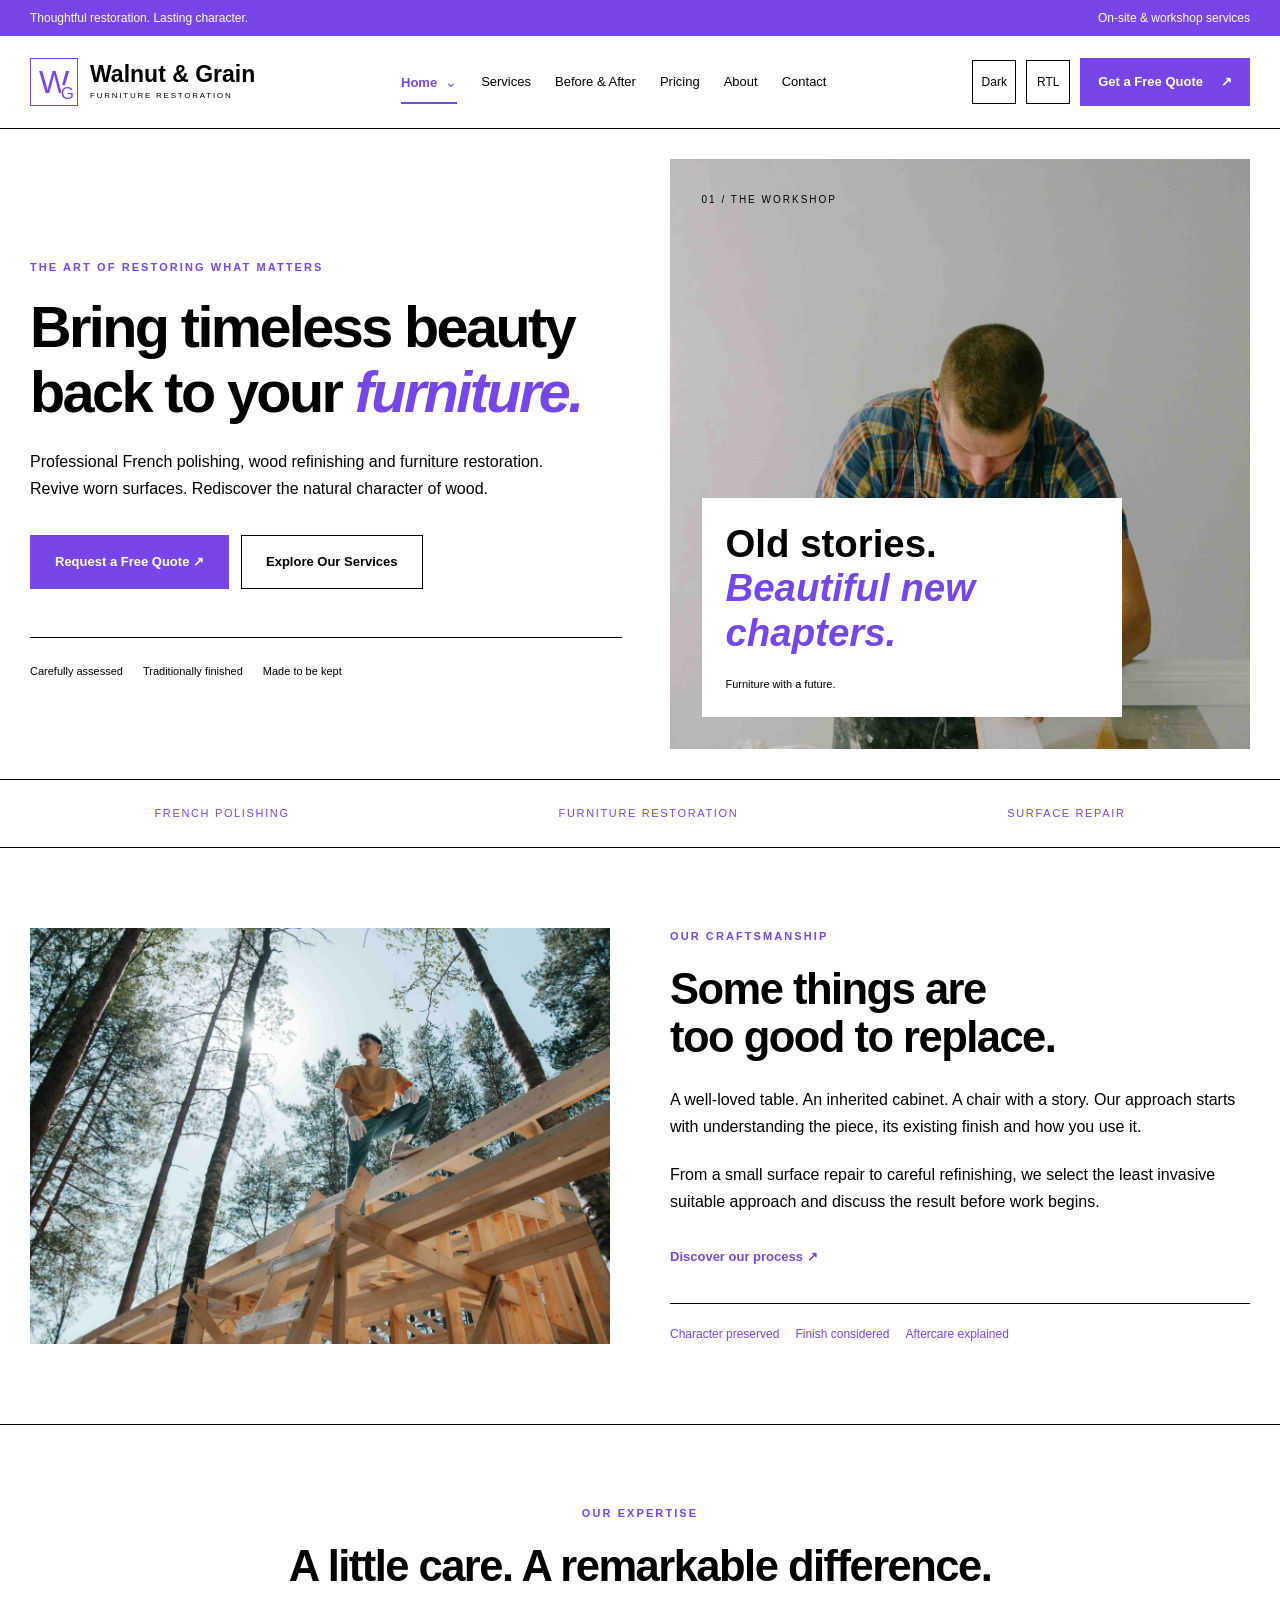
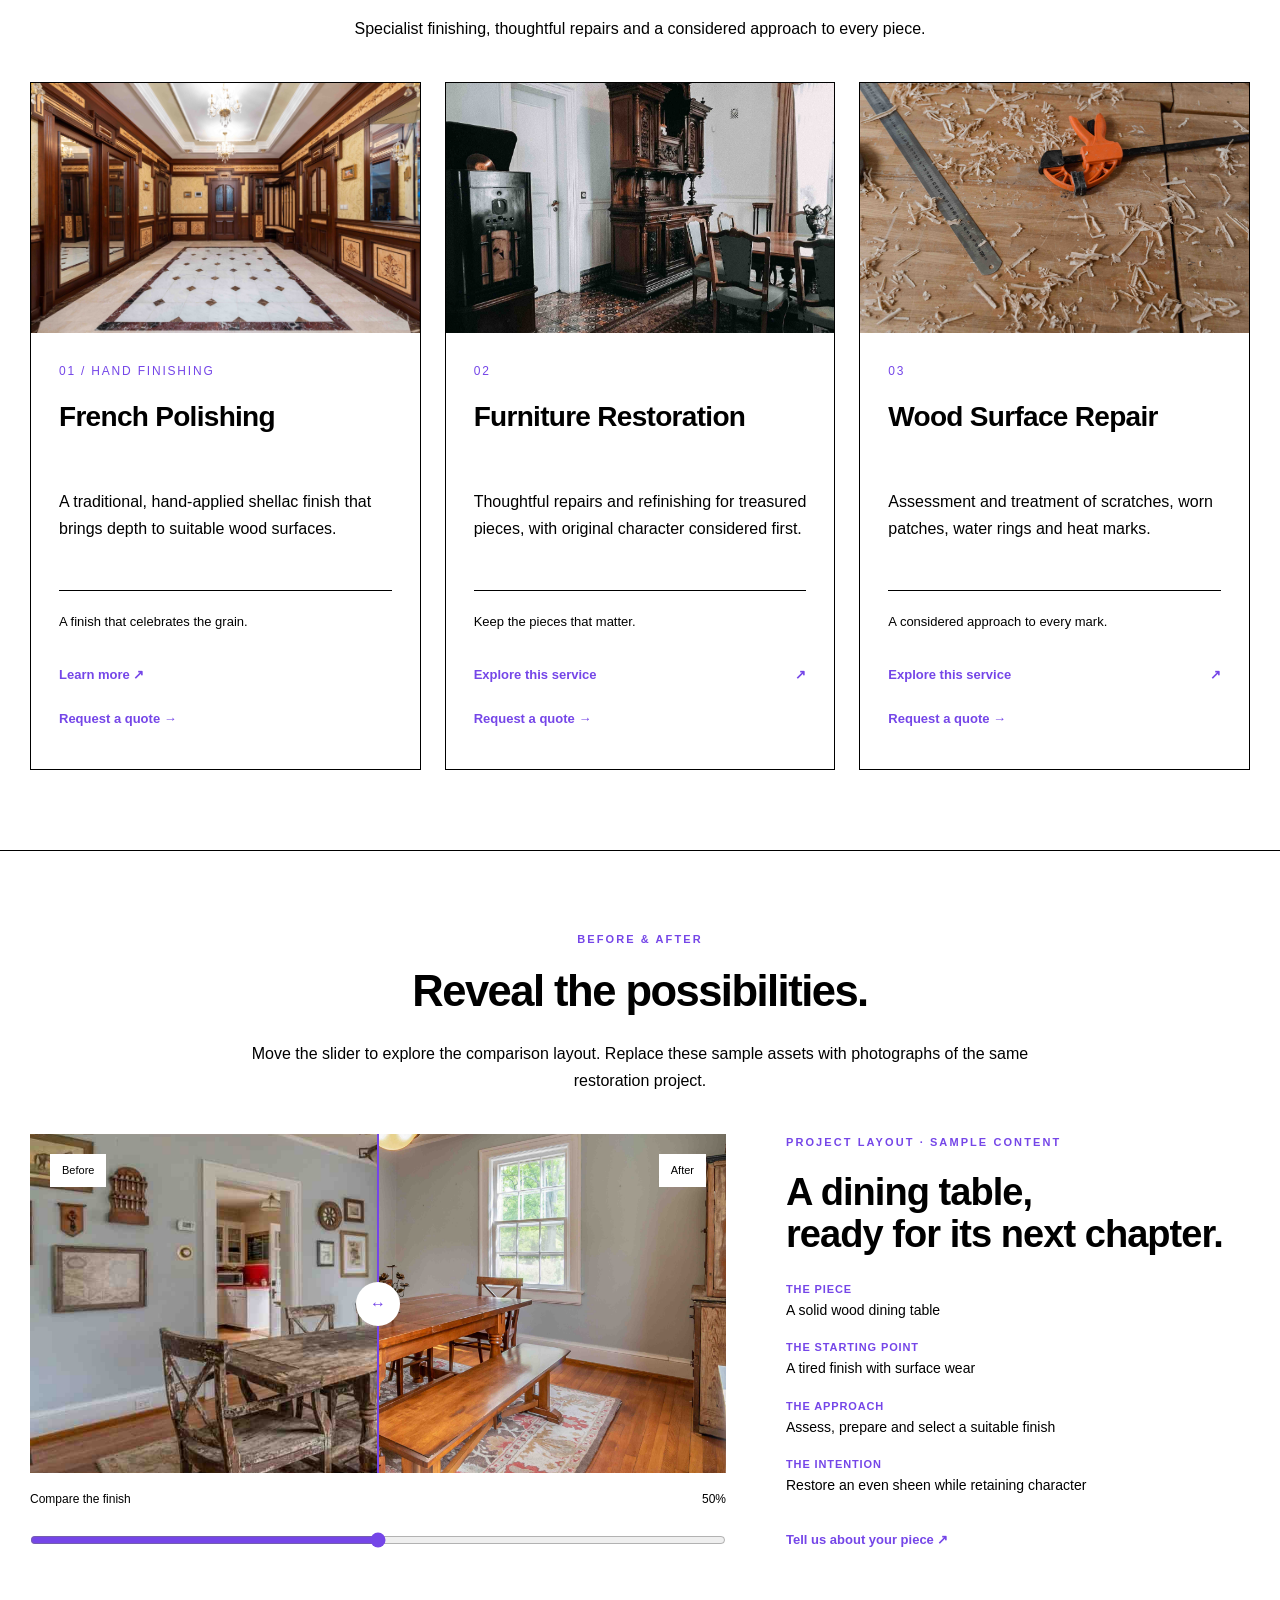
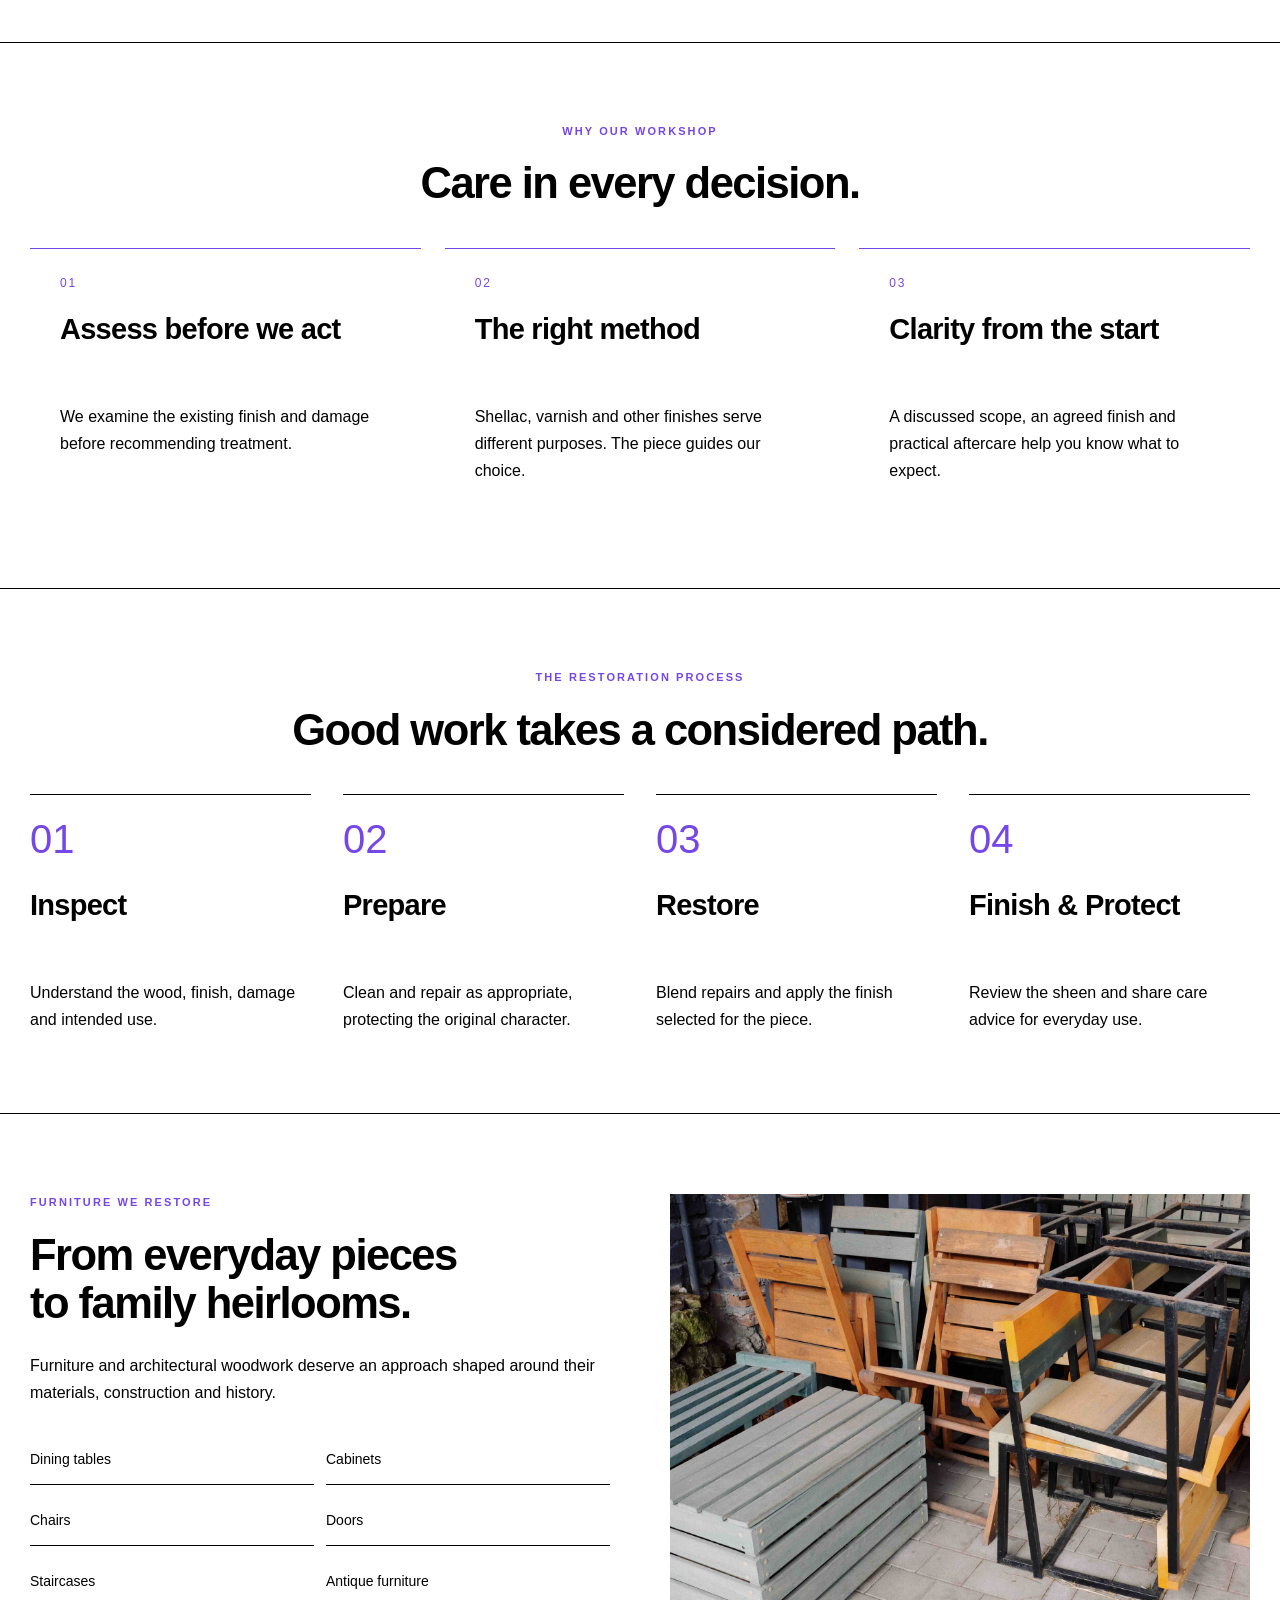
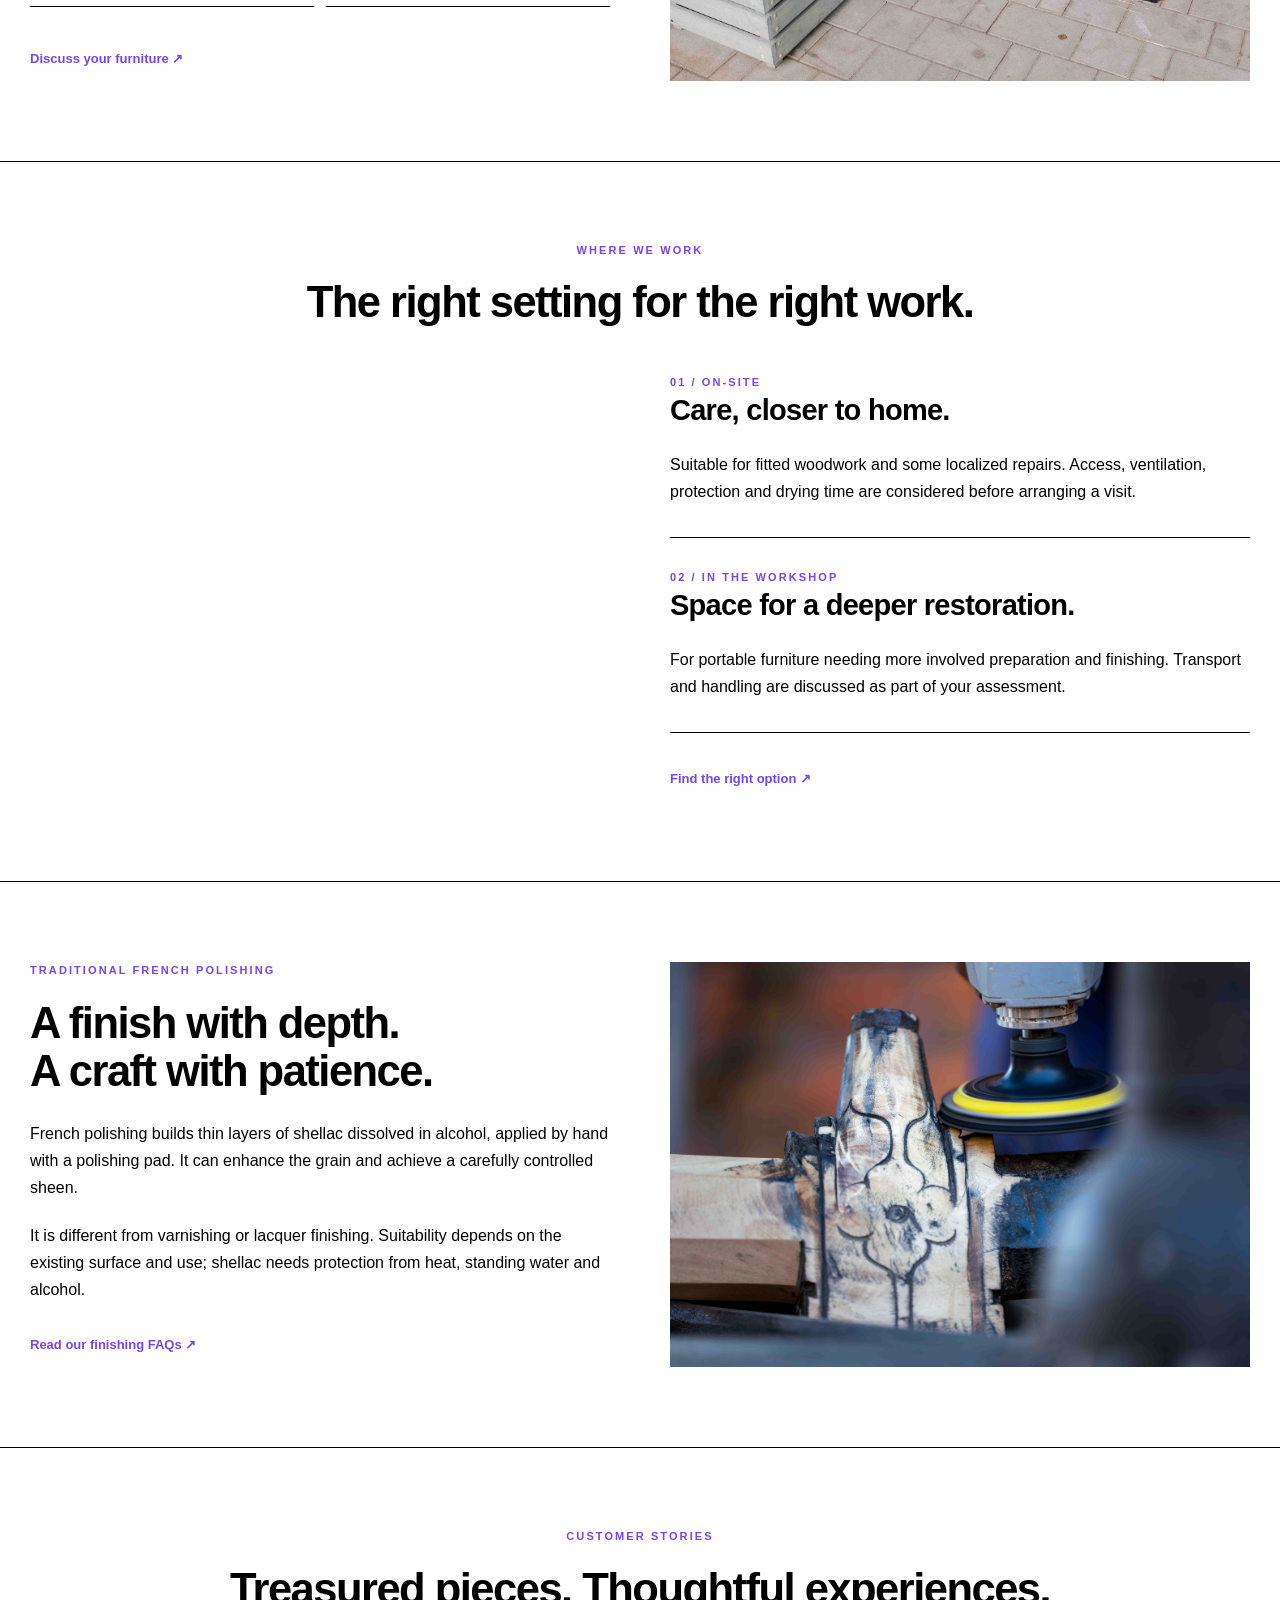
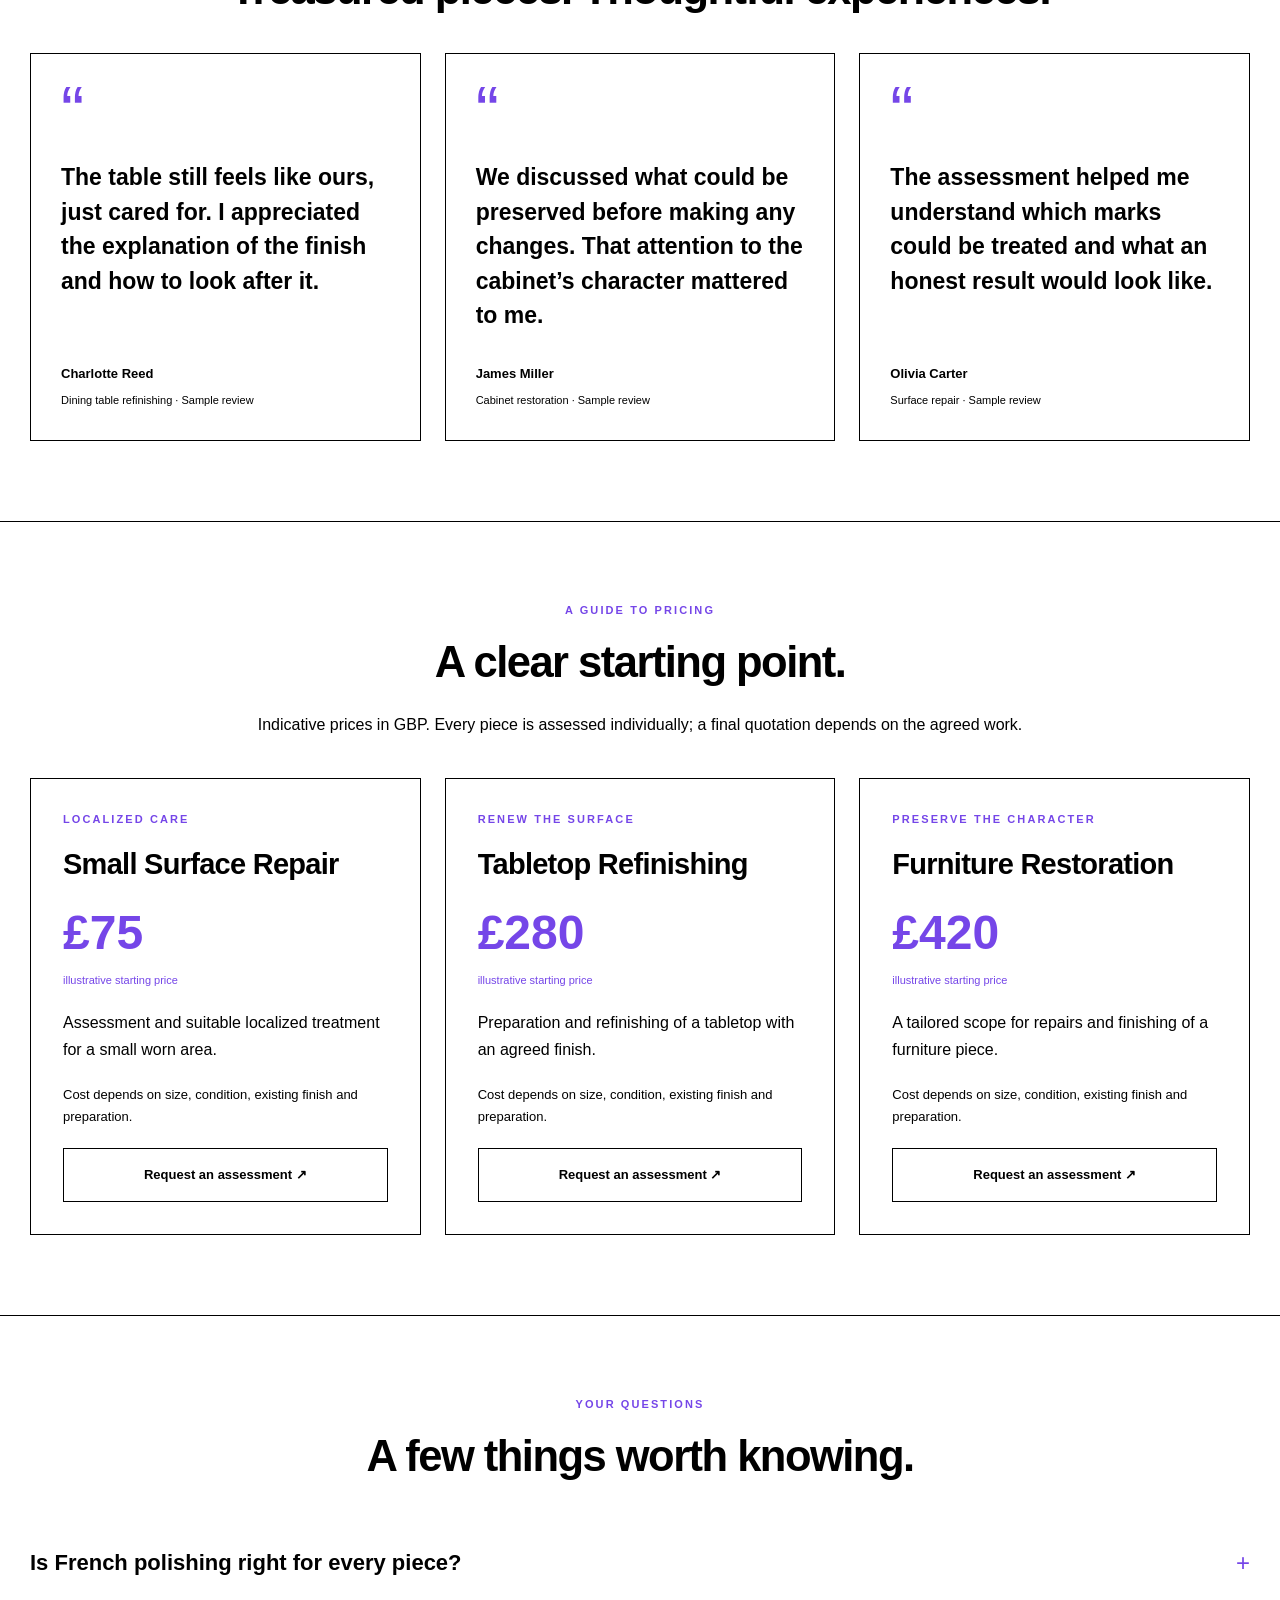
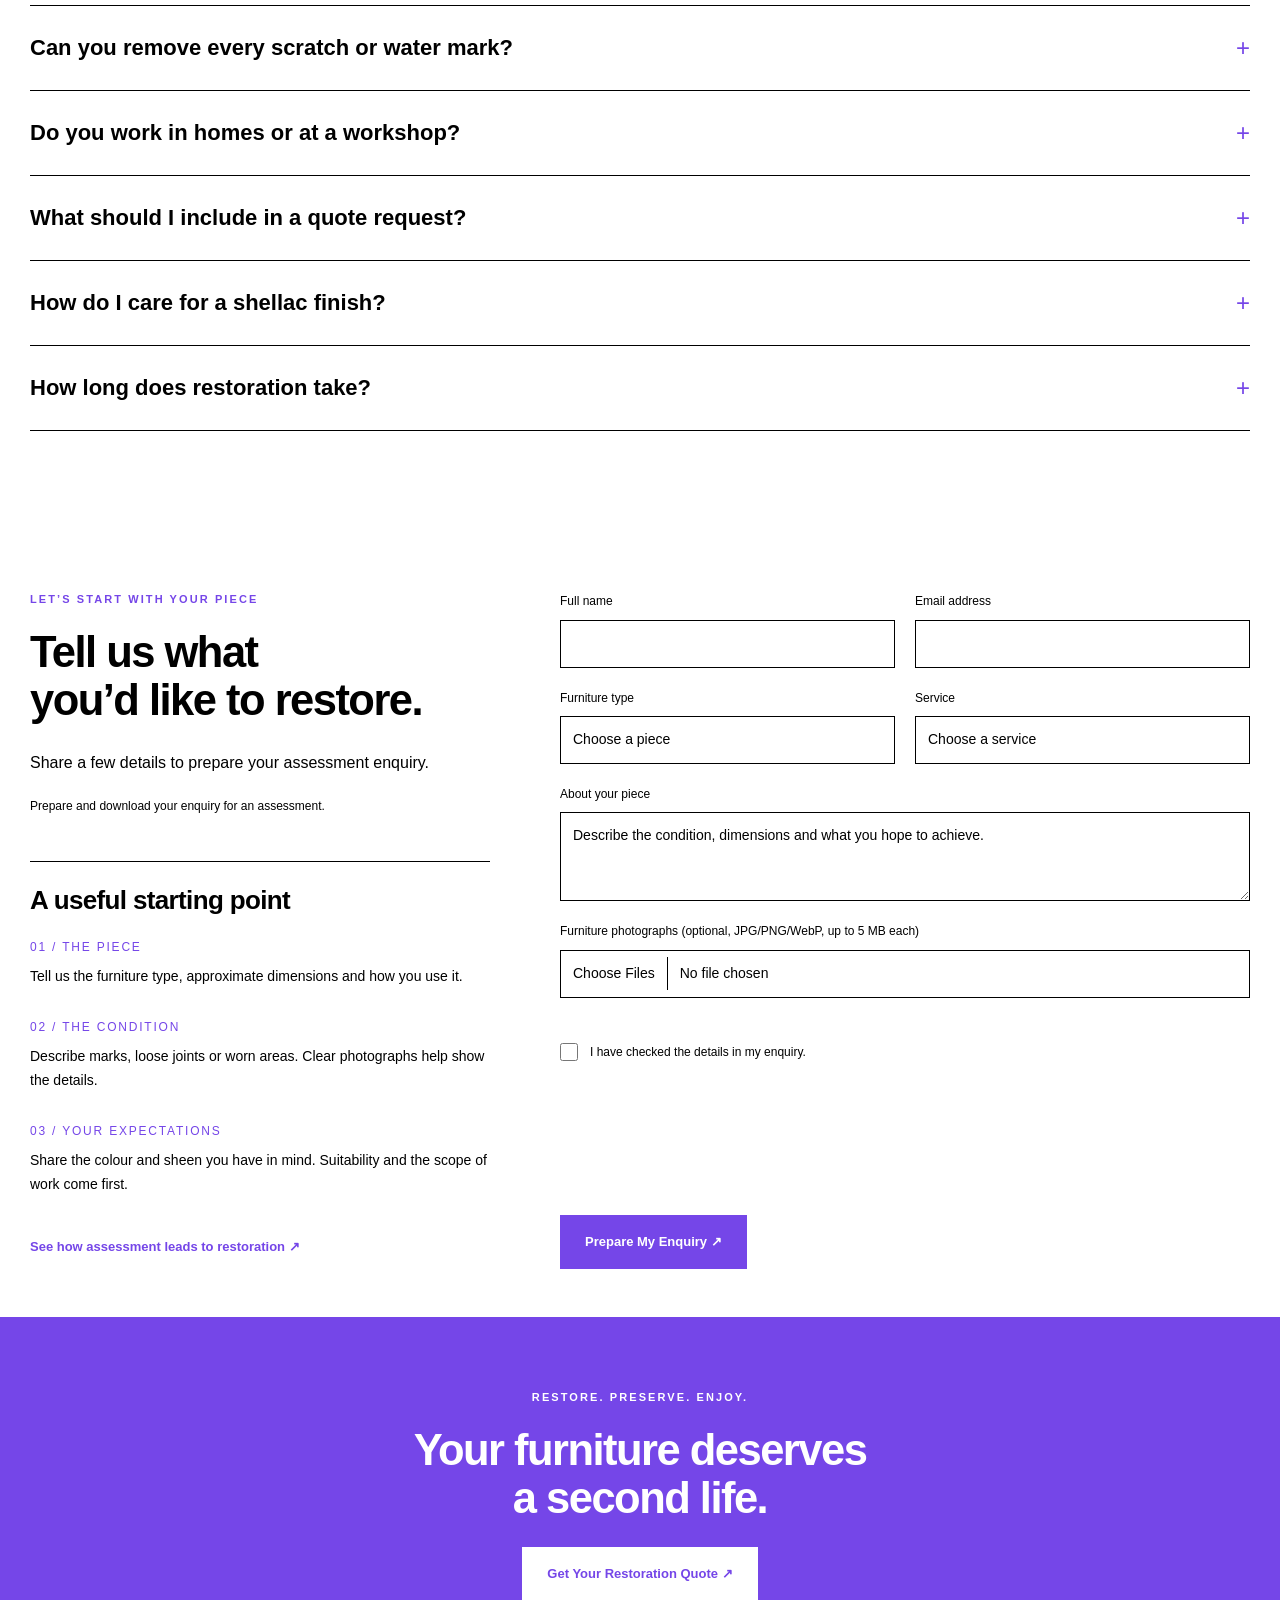
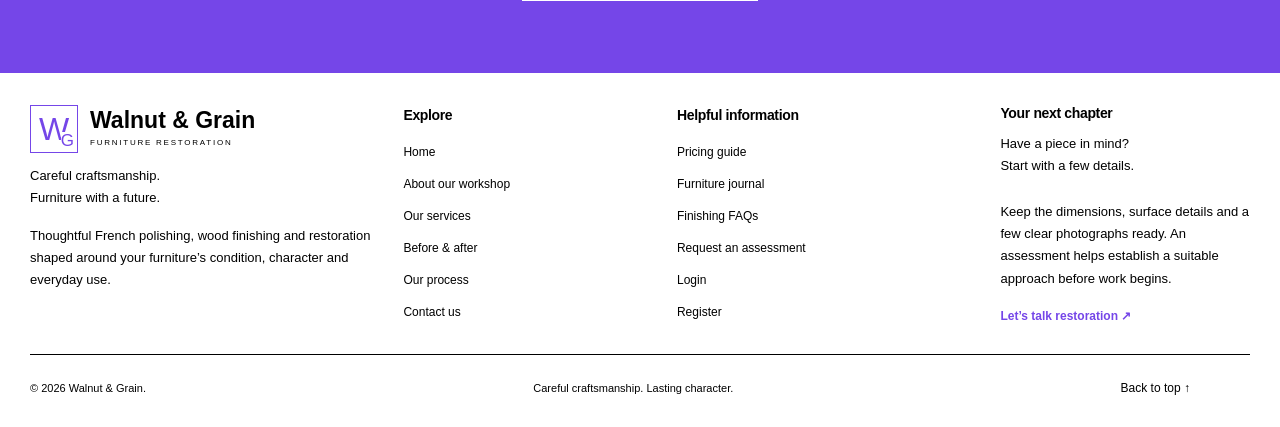
<file: index.html>
<!doctype html><html lang="en" dir="ltr"><head><meta charset="utf-8"><meta name="viewport" content="width=device-width,initial-scale=1"><meta name="description" content="Walnut & Grain furniture restoration, French polishing and surface repair. Explore our approach and request a furniture assessment."><meta property="og:title" content="Walnut & Grain — Furniture with a future"><meta property="og:description" content="Thoughtful furniture restoration and traditional French polishing."><meta property="og:type" content="website"><meta name="theme-color" content="#7546E8"><title>Walnut & Grain | Furniture Restoration & French Polishing</title><link rel="stylesheet" href="assets/vendor/bootstrap.min.css"><link rel="stylesheet" href="assets/css/style.css"><link rel="icon" type="image/svg+xml" href="assets/images/favicon.svg"><link rel="icon" sizes="any" href="assets/images/favicon.ico"><link rel="apple-touch-icon" href="assets/images/favicon.png"></head><body><a class="skip" href="#main">Skip to content</a><div class="topline">Thoughtful restoration. Lasting character.<span>On-site & workshop services</span></div><header><a class="brand" href="#home" aria-label="Walnut and Grain home"><span class="brand-mark" aria-hidden="true">W<span>G</span></span><span>Walnut & Grain<small>FURNITURE RESTORATION</small></span></a><button id="menu-toggle" class="utility menu-toggle" aria-label="Open navigation" aria-controls="navigation" aria-expanded="false">☰</button><nav id="navigation" aria-label="Main navigation"><details class="home-dropdown"><summary>Home <span aria-hidden="true">⌄</span></summary><div><a href="index.html">Home 1</a><a href="home-2.html">Home 2</a></div></details><a href="services.html">Services</a><a href="gallery.html">Before & After</a><a href="pricing.html">Pricing</a><a href="about.html">About</a><a href="contact.html">Contact</a></nav><div class="header-actions"><button class="utility" id="theme" aria-label="Switch color theme">Dark</button><button class="utility" id="rtl" aria-pressed="false">RTL</button><a class="button compact" href="booking.html">Get a Free Quote <span aria-hidden="true">↗</span></a></div></header><main id="main"><section id="home" class="hero"><div class="hero-copy"><p class="eyebrow">THE ART OF RESTORING WHAT MATTERS</p><h1>Bring timeless beauty<br>back to your <em>furniture.</em></h1><p>Professional French polishing, wood refinishing and furniture restoration. Revive worn surfaces. Rediscover the natural character of wood.</p><div class="buttons"><a class="button" href="#quote">Request a Free Quote ↗</a><a class="button secondary" href="#services">Explore Our Services</a></div><div class="hero-foot"><span>Carefully assessed</span><span>Traditionally finished</span><span>Made to be kept</span></div></div><div class="hero-visual" role="img" aria-label="Replaceable a furniture restoration hero photograph"><span class="visual-index">01 / THE WORKSHOP</span><div class="visual-caption"><span>Old stories.<br><em>Beautiful new chapters.</em></span><small>Furniture with a future.</small></div></div></section><div class="ribbon"><span>FRENCH POLISHING</span><span>FURNITURE RESTORATION</span><span>SURFACE REPAIR</span></div><section id="craft" class="split section"><div class="image-frame"><img src="assets/images/content/craftsmanship.jpg" alt="Craftsperson at work" width="1400" height="900" loading="lazy"></div><div><p class="eyebrow">OUR CRAFTSMANSHIP</p><h2>Some things are<br>too good to replace.</h2><p>A well-loved table. An inherited cabinet. A chair with a story. Our approach starts with understanding the piece, its existing finish and how you use it.</p><p>From a small surface repair to careful refinishing, we select the least invasive suitable approach and discuss the result before work begins.</p><a class="text-link" href="#process">Discover our process ↗</a><div class="inline-facts"><span>Character preserved</span><span>Finish considered</span><span>Aftercare explained</span></div></div></section><section id="services" class="section tinted"><div class="section-heading"><p class="eyebrow">OUR EXPERTISE</p><h2>A little care. A remarkable difference.</h2><p>Specialist finishing, thoughtful repairs and a considered approach to every piece.</p></div><div class="grid-three"><article class="service-card"><div class="image-frame"><img src="assets/images/content/french-polishing.jpg" alt="French Polishing" width="1400" height="900" loading="lazy"></div><div class="card-body"><span class="number">01 / HAND FINISHING</span><h3>French Polishing</h3><p>A traditional, hand-applied shellac finish that brings depth to suitable wood surfaces.</p><p class="benefit">A finish that celebrates the grain.</p><a class="text-link" href="service-details.html">Learn more ↗</a><a class="text-link" href="#quote">Request a quote →</a></div></article><article class="service-card"><div class="image-frame"><img src="assets/images/content/restoration.jpg" alt="Furniture Restoration" width="1400" height="900" loading="lazy"></div><div class="card-body"><span class="number">02</span><h3>Furniture Restoration</h3><p>Thoughtful repairs and refinishing for treasured pieces, with original character considered first.</p><p class="benefit">Keep the pieces that matter.</p><button class="text-link service-info" data-service="Furniture Restoration">Explore this service <span aria-hidden="true">↗</span></button><a class="text-link" href="#quote">Request a quote →</a></div></article><article class="service-card"><div class="image-frame"><img src="assets/images/content/surface-repair.jpg" alt="Wood Surface Repair" width="1400" height="900" loading="lazy"></div><div class="card-body"><span class="number">03</span><h3>Wood Surface Repair</h3><p>Assessment and treatment of scratches, worn patches, water rings and heat marks.</p><p class="benefit">A considered approach to every mark.</p><button class="text-link service-info" data-service="Wood Surface Repair">Explore this service <span aria-hidden="true">↗</span></button><a class="text-link" href="#quote">Request a quote →</a></div></article></div></section><section id="work" class="section"><div class="section-heading"><p class="eyebrow">BEFORE & AFTER</p><h2>Reveal the possibilities.</h2><p>Move the slider to explore the comparison layout. Replace these sample assets with photographs of the same restoration project.</p></div><div class="comparison-layout"><div><div class="comparison" id="comparison"><img src="assets/images/gallery/dining-table-after.jpg" alt="After photograph the dining table project" width="1400" height="900" loading="lazy"><div class="before-layer"><img src="assets/images/gallery/dining-table-before.jpg" alt="Before photograph the same dining table project" width="1400" height="900" loading="lazy"></div><span class="compare-label before-label">Before</span><span class="compare-label after-label">After</span><div class="divider"><span aria-hidden="true">↔</span></div></div><label class="slider-label" for="compare-range">Compare the finish <output id="compare-value">50%</output></label><input id="compare-range" type="range" min="0" max="100" value="50" aria-label="Percentage of before photograph visible"></div><div class="project-description"><p class="eyebrow">PROJECT LAYOUT · SAMPLE CONTENT</p><h3>A dining table,<br>ready for its next chapter.</h3><dl><dt>The piece</dt><dd>A solid wood dining table</dd><dt>The starting point</dt><dd>A tired finish with surface wear</dd><dt>The approach</dt><dd>Assess, prepare and select a suitable finish</dd><dt>The intention</dt><dd>Restore an even sheen while retaining character</dd></dl><a href="#quote" class="text-link">Tell us about your piece ↗</a></div></div></section><section class="section tinted"><div class="section-heading"><p class="eyebrow">WHY OUR WORKSHOP</p><h2>Care in every decision.</h2></div><div class="grid-three"><article class="plain-card"><span class="number">01</span><h3>Assess before we act</h3><p>We examine the existing finish and damage before recommending treatment.</p></article><article class="plain-card"><span class="number">02</span><h3>The right method</h3><p>Shellac, varnish and other finishes serve different purposes. The piece guides our choice.</p></article><article class="plain-card"><span class="number">03</span><h3>Clarity from the start</h3><p>A discussed scope, an agreed finish and practical aftercare help you know what to expect.</p></article></div></section><section id="process" class="section"><div class="section-heading"><p class="eyebrow">THE RESTORATION PROCESS</p><h2>Good work takes a considered path.</h2></div><div class="process-grid"><article><span class="step">01</span><h3>Inspect</h3><p>Understand the wood, finish, damage and intended use.</p></article><article><span class="step">02</span><h3>Prepare</h3><p>Clean and repair as appropriate, protecting the original character.</p></article><article><span class="step">03</span><h3>Restore</h3><p>Blend repairs and apply the finish selected for the piece.</p></article><article><span class="step">04</span><h3>Finish & Protect</h3><p>Review the sheen and share care advice for everyday use.</p></article></div></section><section class="section split tinted"><div><p class="eyebrow">FURNITURE WE RESTORE</p><h2>From everyday pieces<br>to family heirlooms.</h2><p>Furniture and architectural woodwork deserve an approach shaped around their materials, construction and history.</p><div class="furniture-list"><span>Dining tables</span><span>Cabinets</span><span>Chairs</span><span>Doors</span><span>Staircases</span><span>Antique furniture</span></div><a class="text-link" href="#quote">Discuss your furniture ↗</a></div><div class="image-frame"><img src="assets/images/content/furniture.jpg" alt="Furniture collection" width="1400" height="900" loading="lazy"></div></section><section class="section"><div class="section-heading"><p class="eyebrow">WHERE WE WORK</p><h2>The right setting for the right work.</h2></div><div class="split"><div class="image-frame"><img src="assets/images/content/workshop.jpg" alt="Restoration workshop" width="1400" height="900" loading="lazy"></div><div class="work-options"><article><span class="eyebrow">01 / ON-SITE</span><h3>Care, closer to home.</h3><p>Suitable for fitted woodwork and some localized repairs. Access, ventilation, protection and drying time are considered before arranging a visit.</p></article><article><span class="eyebrow">02 / IN THE WORKSHOP</span><h3>Space for a deeper restoration.</h3><p>For portable furniture needing more involved preparation and finishing. Transport and handling are discussed as part of your assessment.</p></article><a class="text-link" href="#quote">Find the right option ↗</a></div></div></section><section class="section split tinted"><div><p class="eyebrow">TRADITIONAL FRENCH POLISHING</p><h2>A finish with depth.<br>A craft with patience.</h2><p>French polishing builds thin layers of shellac dissolved in alcohol, applied by hand with a polishing pad. It can enhance the grain and achieve a carefully controlled sheen.</p><p>It is different from varnishing or lacquer finishing. Suitability depends on the existing surface and use; shellac needs protection from heat, standing water and alcohol.</p><a class="text-link" href="#faq">Read our finishing FAQs ↗</a></div><div class="image-frame"><img src="assets/images/content/shellac.jpg" alt="Traditional polishing pad" width="1400" height="900" loading="lazy"></div></section><section class="section"><div class="section-heading"><p class="eyebrow">CUSTOMER STORIES</p><h2>Treasured pieces. Thoughtful experiences.</h2></div><div class="grid-three"><figure class="review"><span class="quote-mark" aria-hidden="true">“</span><blockquote>The table still feels like ours, just cared for. I appreciated the explanation of the finish and how to look after it.</blockquote><figcaption><strong>Charlotte Reed</strong><span>Dining table refinishing · Sample review</span></figcaption></figure><figure class="review"><span class="quote-mark" aria-hidden="true">“</span><blockquote>We discussed what could be preserved before making any changes. That attention to the cabinet’s character mattered to me.</blockquote><figcaption><strong>James Miller</strong><span>Cabinet restoration · Sample review</span></figcaption></figure><figure class="review"><span class="quote-mark" aria-hidden="true">“</span><blockquote>The assessment helped me understand which marks could be treated and what an honest result would look like.</blockquote><figcaption><strong>Olivia Carter</strong><span>Surface repair · Sample review</span></figcaption></figure></div></section><section id="pricing" class="section tinted"><div class="section-heading"><p class="eyebrow">A GUIDE TO PRICING</p><h2>A clear starting point.</h2><p>Indicative prices in GBP. Every piece is assessed individually; a final quotation depends on the agreed work.</p></div><div class="grid-three"><article class="price-card"><p class="eyebrow">LOCALIZED CARE</p><h3>Small Surface Repair</h3><p class="price">£75<small>illustrative starting price</small></p><p>Assessment and suitable localized treatment for a small worn area.</p><p class="muted">Cost depends on size, condition, existing finish and preparation.</p><a class="button secondary" href="#quote">Request an assessment ↗</a></article><article class="price-card"><p class="eyebrow">RENEW THE SURFACE</p><h3>Tabletop Refinishing</h3><p class="price">£280<small>illustrative starting price</small></p><p>Preparation and refinishing of a tabletop with an agreed finish.</p><p class="muted">Cost depends on size, condition, existing finish and preparation.</p><a class="button secondary" href="#quote">Request an assessment ↗</a></article><article class="price-card"><p class="eyebrow">PRESERVE THE CHARACTER</p><h3>Furniture Restoration</h3><p class="price">£420<small>illustrative starting price</small></p><p>A tailored scope for repairs and finishing of a furniture piece.</p><p class="muted">Cost depends on size, condition, existing finish and preparation.</p><a class="button secondary" href="#quote">Request an assessment ↗</a></article></div></section><section id="faq" class="section faq-section"><div class="section-heading"><p class="eyebrow">YOUR QUESTIONS</p><h2>A few things worth knowing.</h2></div><div class="faqs"><details><summary>Is French polishing right for every piece?<span aria-hidden="true">+</span></summary><p>No. The existing finish, wood, condition and intended use determine suitability. A high-use surface may need a different protective finish.</p></details><details><summary>Can you remove every scratch or water mark?<span aria-hidden="true">+</span></summary><p>Some marks can be treated locally; others extend into the wood or require broader refinishing. An assessment sets realistic expectations.</p></details><details><summary>Do you work in homes or at a workshop?<span aria-hidden="true">+</span></summary><p>Both options may be suitable. Fitted woodwork often needs on-site work, while more involved furniture restoration may benefit from workshop conditions.</p></details><details><summary>What should I include in a quote request?<span aria-hidden="true">+</span></summary><p>Share the furniture type, approximate dimensions, existing finish if known, a description of the damage and clear photographs. The full booking page will be added in a later stage.</p></details><details><summary>How do I care for a shellac finish?<span aria-hidden="true">+</span></summary><p>Use coasters and mats, avoid standing water and alcohol, and protect the surface from heat. Follow the specific aftercare instructions for your finish.</p></details><details><summary>How long does restoration take?<span aria-hidden="true">+</span></summary><p>Timing depends on repairs, preparation, the selected finish and curing requirements. Agree the expected schedule after assessment.</p></details></div></section><section id="quote" class="section quote-section"><div><p class="eyebrow">LET’S START WITH YOUR PIECE</p><h2>Tell us what<br>you’d like to restore.</h2><p>Share a few details to prepare your assessment enquiry.</p><p class="demo-notice">Prepare and download your enquiry for an assessment.</p><div class="assessment-guide"><h3>A useful starting point</h3><div><span class="number">01 / THE PIECE</span><p>Tell us the furniture type, approximate dimensions and how you use it.</p></div><div><span class="number">02 / THE CONDITION</span><p>Describe marks, loose joints or worn areas. Clear photographs help show the details.</p></div><div><span class="number">03 / YOUR EXPECTATIONS</span><p>Share the colour and sheen you have in mind. Suitability and the scope of work come first.</p></div><a class="text-link" href="#process">See how assessment leads to restoration ↗</a></div></div><form id="quote-form"><div class="form-grid"><div><label for="name">Full name</label><input class="form-control" id="name" name="name" required autocomplete="name" maxlength="100"></div><div><label for="email">Email address</label><input class="form-control" id="email" name="email" type="email" required autocomplete="email" maxlength="150"></div><div><label for="furniture">Furniture type</label><select class="form-select" id="furniture" name="furniture" required><option value="">Choose a piece</option><option>Dining table</option><option>Cabinet</option><option>Chair</option><option>Door or staircase</option><option>Antique furniture</option><option>Other woodwork</option></select></div><div><label for="service">Service</label><select class="form-select" id="service" name="service" required><option value="">Choose a service</option><option>French polishing</option><option>Furniture restoration</option><option>Surface repair</option><option>Help choosing a finish</option></select></div></div><label for="message">About your piece</label><textarea class="form-control" id="message" name="message" rows="3" required minlength="10" maxlength="2000" placeholder="Describe the condition, dimensions and what you hope to achieve."></textarea><label for="photos">Furniture photographs (optional, JPG/PNG/WebP, up to 5 MB each)</label><input class="form-control" id="photos" type="file" accept="image/jpeg,image/png,image/webp" multiple><div id="photo-preview"></div><label class="consent"><input type="checkbox" required> I have checked the details in my enquiry.</label><button class="button" type="submit">Prepare My Enquiry ↗</button><p id="form-status" role="status" aria-live="polite"></p><a id="download-enquiry" class="text-link" hidden download="restoration-enquiry.txt">Download your enquiry</a></form></section><section class="final-cta"><p class="eyebrow">RESTORE. PRESERVE. ENJOY.</p><h2>Your furniture deserves<br>a second life.</h2><a href="#quote" class="button light">Get Your Restoration Quote ↗</a></section></main><footer><div class="footer-grid"><div><a class="brand" href="#home"><span class="brand-mark" aria-hidden="true">W<span>G</span></span><span>Walnut & Grain<small>FURNITURE RESTORATION</small></span></a><p>Careful craftsmanship.<br>Furniture with a future.</p><p class="footer-about-copy">Thoughtful French polishing, wood finishing and restoration shaped around your furniture’s condition, character and everyday use.</p></div><div><h3>Explore</h3><a href="index.html">Home</a><a href="about.html">About our workshop</a><a href="services.html">Our services</a><a href="gallery.html">Before &amp; after</a><a href="index.html#process">Our process</a><a href="contact.html">Contact us</a></div><div><h3>Helpful information</h3><a href="pricing.html">Pricing guide</a><a href="blog.html">Furniture journal</a><a href="index.html#faq">Finishing FAQs</a><a href="booking.html">Request an assessment</a><a href="login.html">Login</a><a href="register.html">Register</a></div><div><h3>Your next chapter</h3><p>Have a piece in mind?<br>Start with a few details.</p><p class="footer-assessment-copy">Keep the dimensions, surface details and a few clear photographs ready. An assessment helps establish a suitable approach before work begins.</p><a class="text-link" href="#quote">Let’s talk restoration ↗</a></div></div><div class="footer-bottom"><span>© <span id="year">2026</span> Walnut & Grain.</span><span>Careful craftsmanship. Lasting character.</span><a href="#home">Back to top ↑</a></div></footer><button id="to-top" class="to-top" aria-label="Scroll to top" hidden>↑</button><dialog id="service-dialog"><button class="dialog-close utility" aria-label="Close service details">×</button><p class="eyebrow">OUR EXPERTISE</p><h2 id="dialog-title"></h2><p id="dialog-copy"></p><a href="#quote" class="button dialog-quote">Request a quote ↗</a></dialog><script src="assets/js/main.js"></script></body></html>
</file>
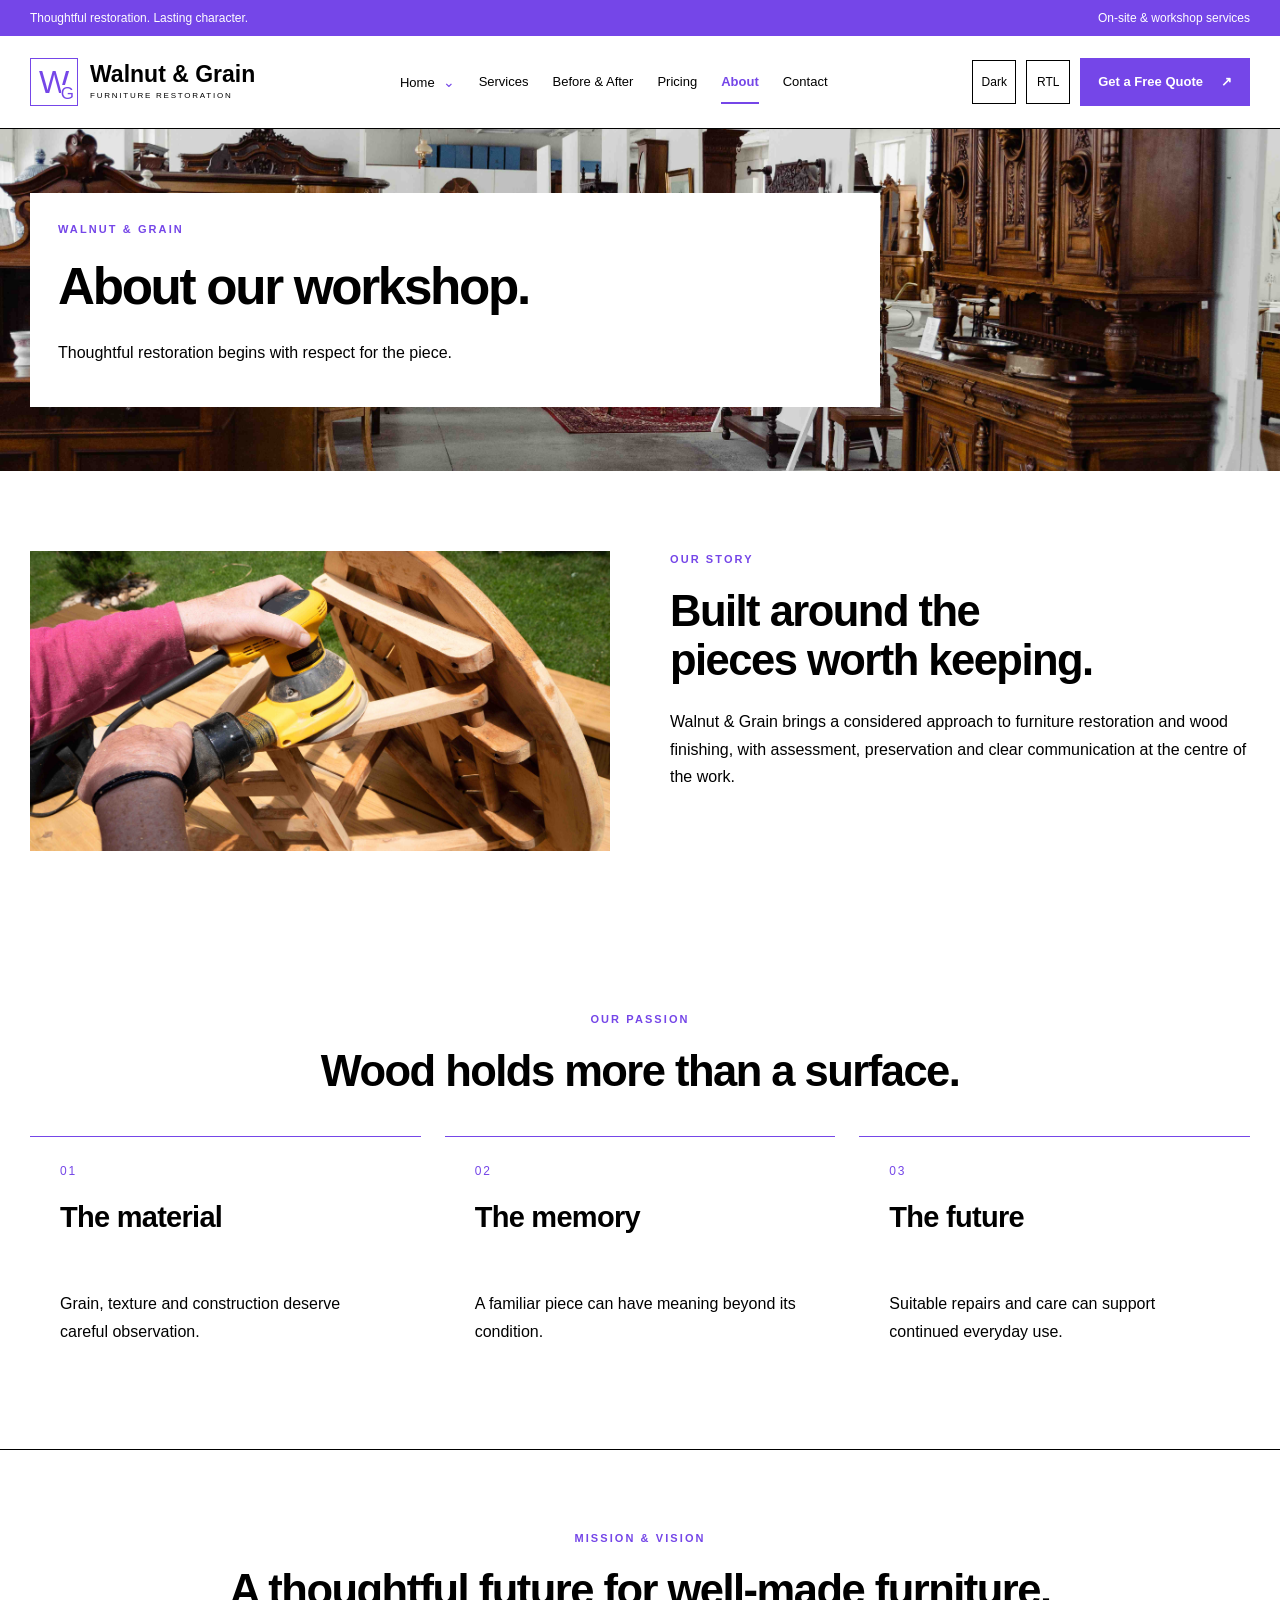
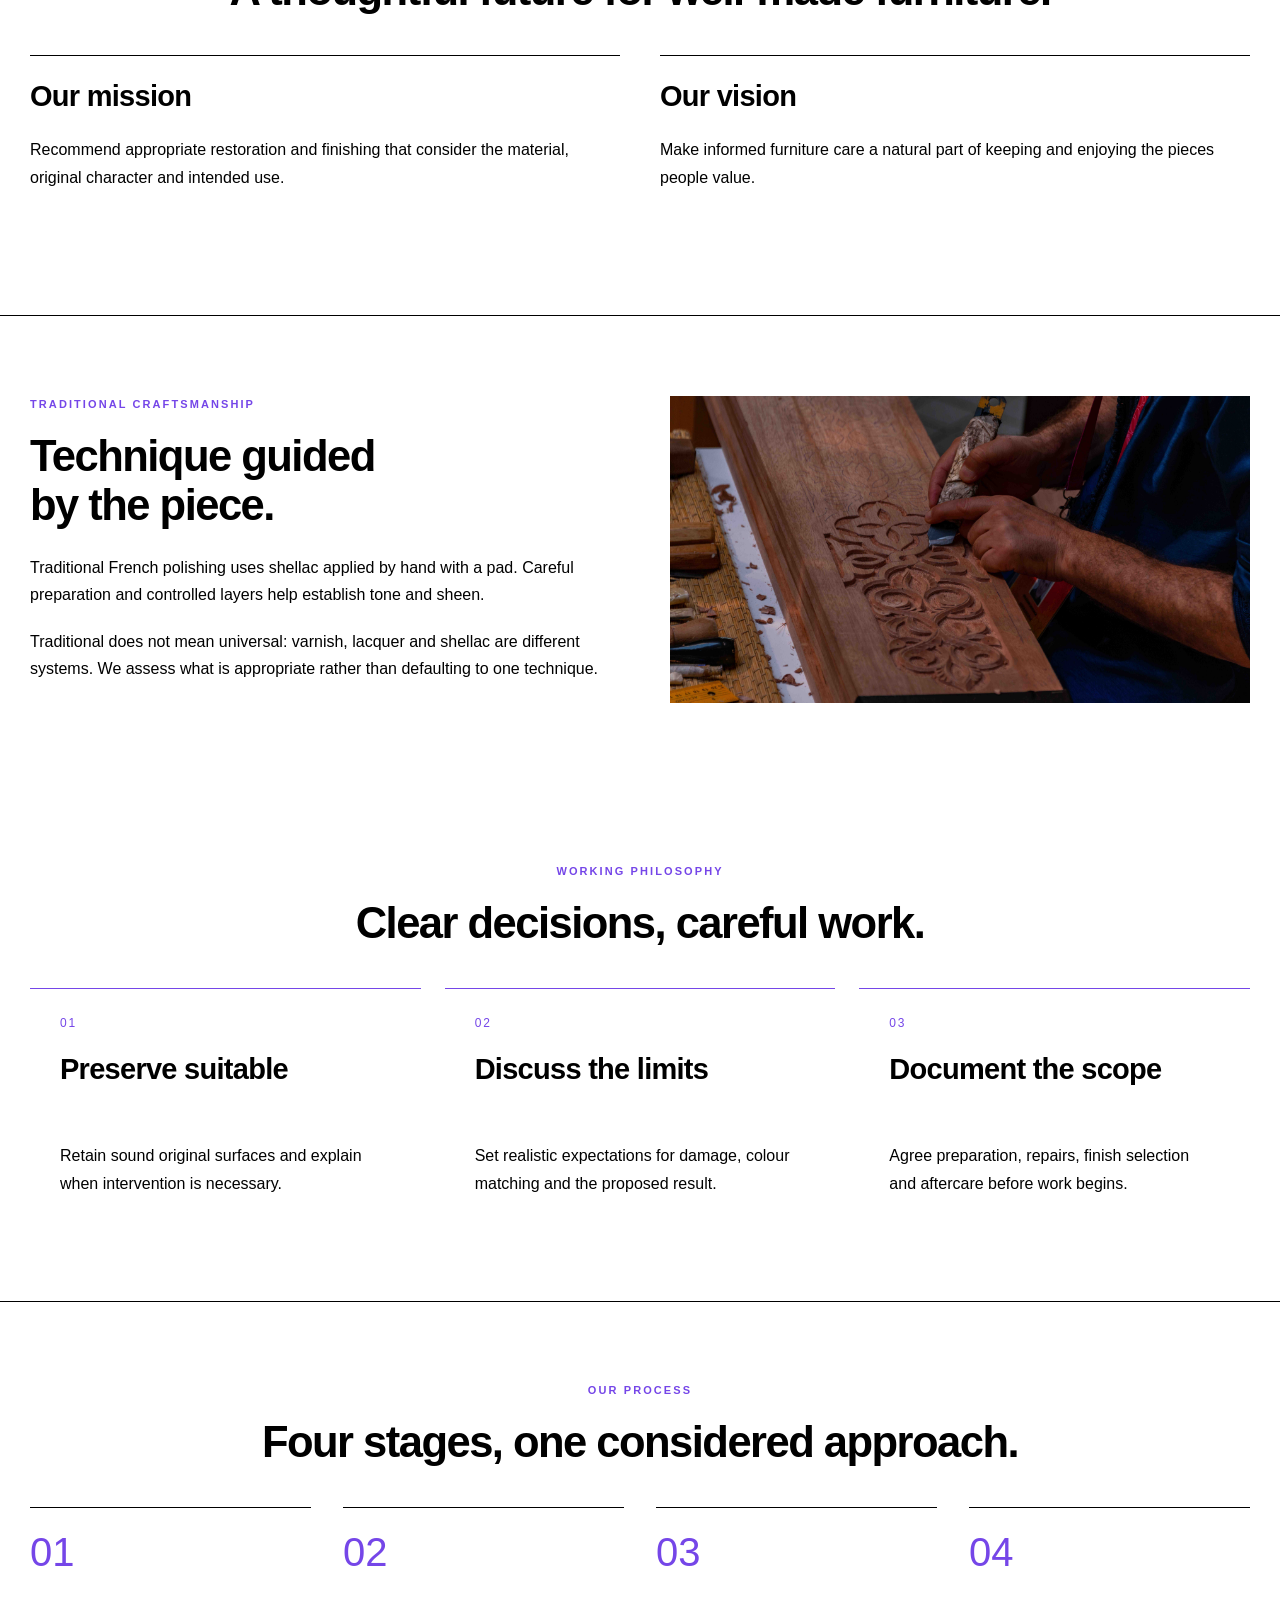
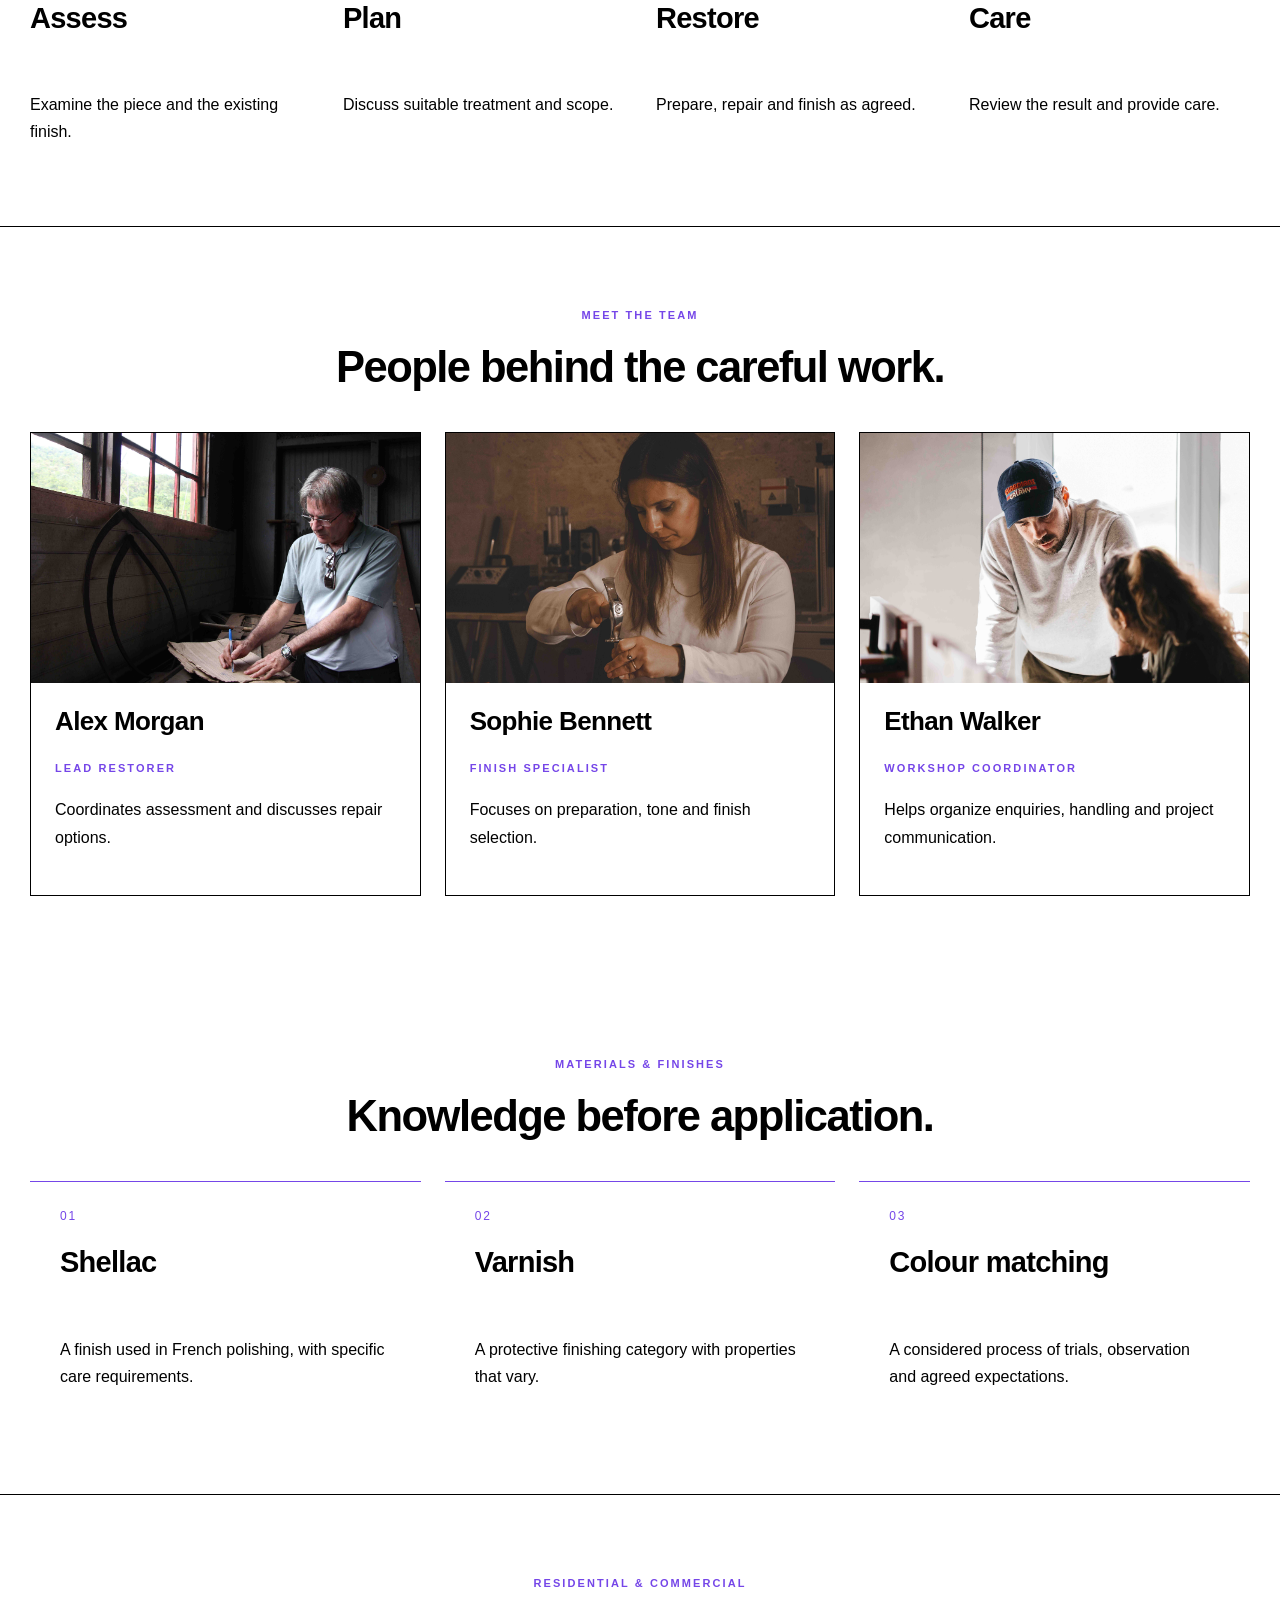
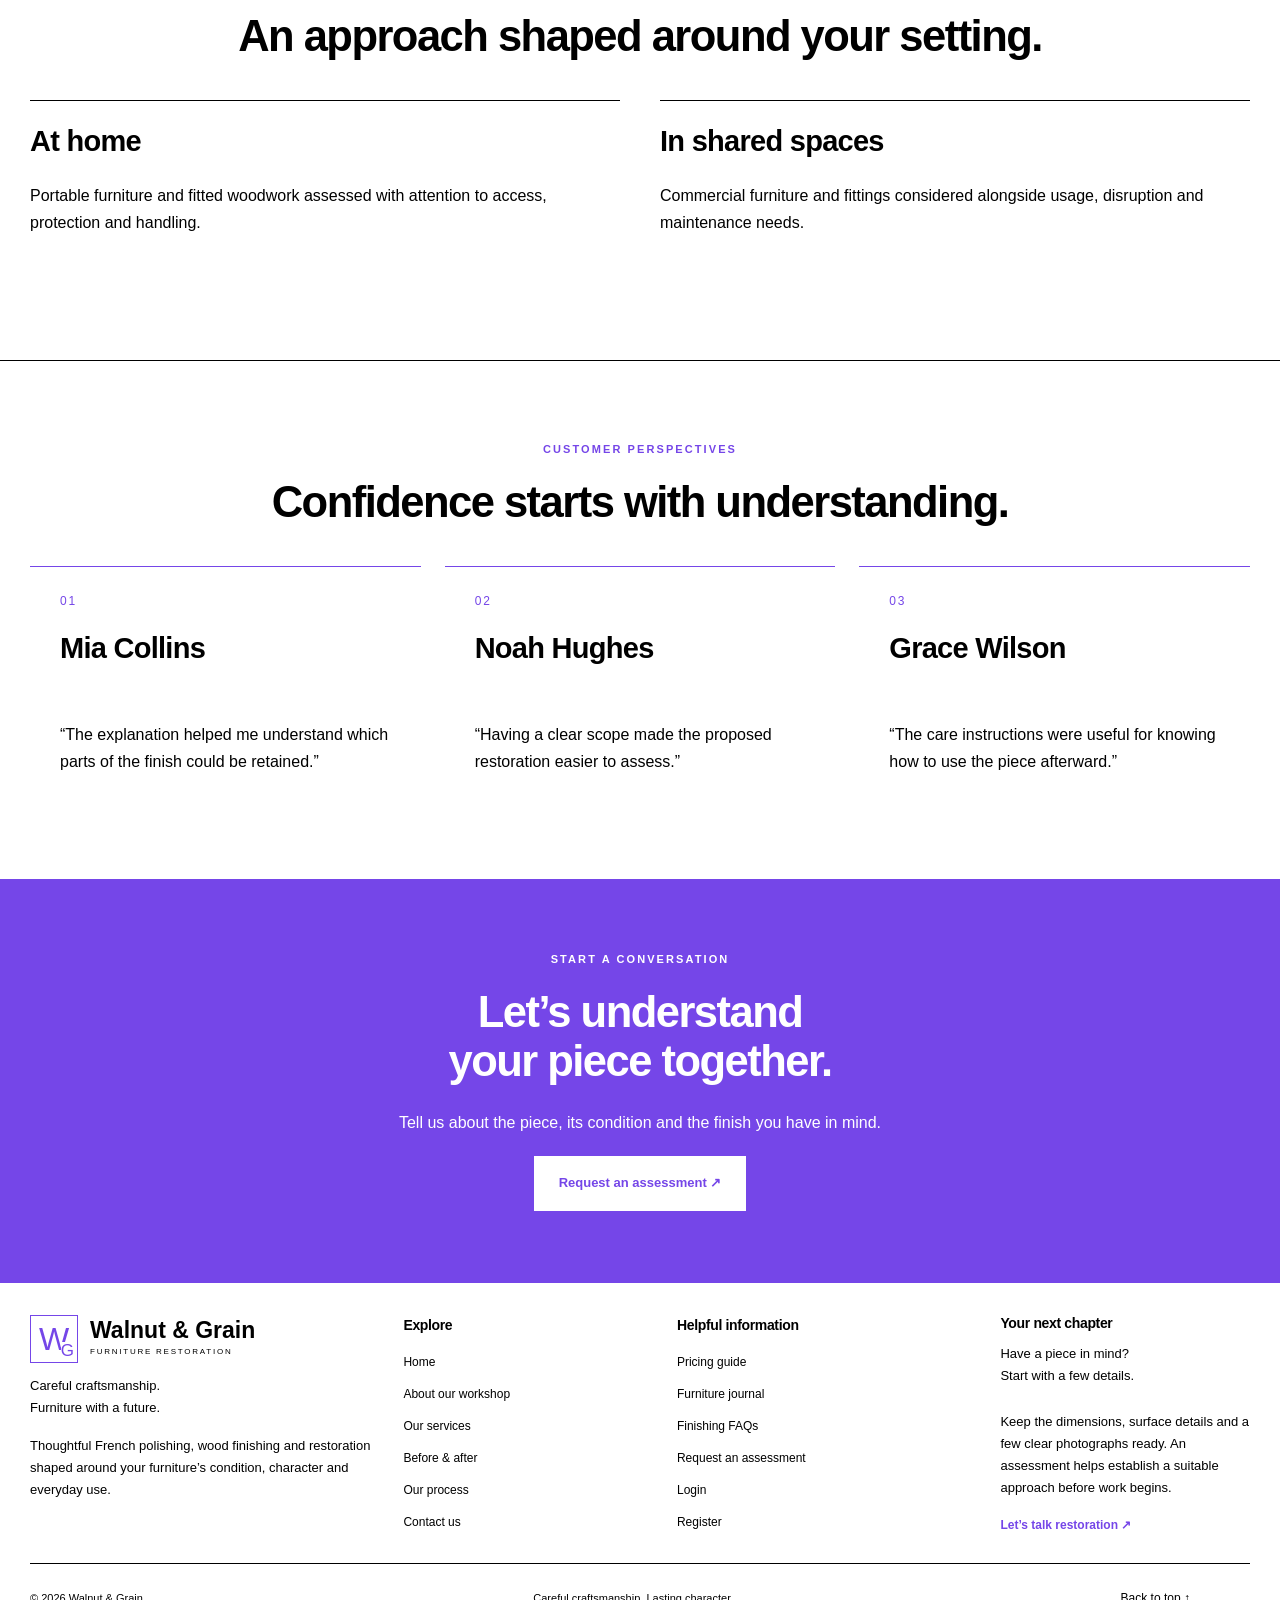
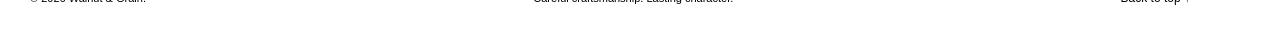
<file: about.html>
<!doctype html><html lang="en" dir="ltr"><head><meta charset="utf-8"><meta name="viewport" content="width=device-width,initial-scale=1"><meta name="description" content="Meet the Walnut & Grain workshop, its restoration philosophy, team and considered approach to furniture finishing."><meta property="og:title" content="Walnut & Grain — Furniture with a future"><meta property="og:description" content="Thoughtful furniture restoration and traditional French polishing."><meta property="og:type" content="website"><meta name="theme-color" content="#7546E8"><title>Walnut & Grain | About Our Workshop</title><link rel="stylesheet" href="assets/vendor/bootstrap.min.css"><link rel="stylesheet" href="assets/css/style.css"><link rel="icon" type="image/svg+xml" href="assets/images/favicon.svg"><link rel="icon" sizes="any" href="assets/images/favicon.ico"><link rel="apple-touch-icon" href="assets/images/favicon.png"></head><body><a class="skip" href="#main">Skip to content</a><div class="topline">Thoughtful restoration. Lasting character.<span>On-site & workshop services</span></div><header><a class="brand" href="#home" aria-label="Walnut and Grain home"><span class="brand-mark" aria-hidden="true">W<span>G</span></span><span>Walnut & Grain<small>FURNITURE RESTORATION</small></span></a><button id="menu-toggle" class="utility menu-toggle" aria-label="Open navigation" aria-controls="navigation" aria-expanded="false">☰</button><nav id="navigation" aria-label="Main navigation"><details class="home-dropdown"><summary>Home <span aria-hidden="true">⌄</span></summary><div><a href="index.html">Home 1</a><a href="home-2.html">Home 2</a></div></details><a href="services.html">Services</a><a href="gallery.html">Before & After</a><a href="pricing.html">Pricing</a><a href="about.html" aria-current="page">About</a><a href="contact.html">Contact</a></nav><div class="header-actions"><button class="utility" id="theme" aria-label="Switch color theme">Dark</button><button class="utility" id="rtl" aria-pressed="false">RTL</button><a class="button compact" href="booking.html">Get a Free Quote <span aria-hidden="true">↗</span></a></div></header><main id="main"><section id="home" class="page-heading about-heading"><div><p class="eyebrow">WALNUT & GRAIN</p><h1>About our workshop.</h1><p>Thoughtful restoration begins with respect for the piece.</p></div></section><section id="craft" class="section split"><div class="image-frame"><img src="assets/images/content/about-story.jpg" alt="Workshop story" width="1400" height="900" loading="lazy"></div><div><p class="eyebrow">OUR STORY</p><h2>Built around the<br>pieces worth keeping.</h2><p>Walnut & Grain brings a considered approach to furniture restoration and wood finishing, with assessment, preservation and clear communication at the centre of the work.</p></div></section><section class="section"><div class="section-heading"><p class="eyebrow">OUR PASSION</p><h2>Wood holds more than a surface.</h2><p></p></div><div class="grid-three"><article class="plain-card"><span class="number">01</span><h3>The material</h3><p>Grain, texture and construction deserve careful observation.</p></article><article class="plain-card"><span class="number">02</span><h3>The memory</h3><p>A familiar piece can have meaning beyond its condition.</p></article><article class="plain-card"><span class="number">03</span><h3>The future</h3><p>Suitable repairs and care can support continued everyday use.</p></article></div></section><section class="section tinted"><div class="section-heading"><p class="eyebrow">MISSION & VISION</p><h2>A thoughtful future for well-made furniture.</h2><p></p></div><div class="studio-stories"><article><h3>Our mission</h3><p>Recommend appropriate restoration and finishing that consider the material, original character and intended use.</p></article><article><h3>Our vision</h3><p>Make informed furniture care a natural part of keeping and enjoying the pieces people value.</p></article></div></section><section class="section split"><div><p class="eyebrow">TRADITIONAL CRAFTSMANSHIP</p><h2>Technique guided<br>by the piece.</h2><p>Traditional French polishing uses shellac applied by hand with a pad. Careful preparation and controlled layers help establish tone and sheen.</p><p>Traditional does not mean universal: varnish, lacquer and shellac are different systems. We assess what is appropriate rather than defaulting to one technique.</p></div><div class="image-frame"><img src="assets/images/content/about-technique.jpg" alt="Traditional finishing technique" width="1400" height="900" loading="lazy"></div></section><section class="section"><div class="section-heading"><p class="eyebrow">WORKING PHILOSOPHY</p><h2>Clear decisions, careful work.</h2><p></p></div><div class="grid-three"><article class="plain-card"><span class="number">01</span><h3>Preserve suitable</h3><p>Retain sound original surfaces and explain when intervention is necessary.</p></article><article class="plain-card"><span class="number">02</span><h3>Discuss the limits</h3><p>Set realistic expectations for damage, colour matching and the proposed result.</p></article><article class="plain-card"><span class="number">03</span><h3>Document the scope</h3><p>Agree preparation, repairs, finish selection and aftercare before work begins.</p></article></div></section><section id="process" class="section tinted"><div class="section-heading"><p class="eyebrow">OUR PROCESS</p><h2>Four stages, one considered approach.</h2><p></p></div><div class="process-grid"><article><span class="step">01</span><h3>Assess</h3><p>Examine the piece and the existing finish.</p></article><article><span class="step">02</span><h3>Plan</h3><p>Discuss suitable treatment and scope.</p></article><article><span class="step">03</span><h3>Restore</h3><p>Prepare, repair and finish as agreed.</p></article><article><span class="step">04</span><h3>Care</h3><p>Review the result and provide care.</p></article></div></section><section class="section"><div class="section-heading"><p class="eyebrow">MEET THE TEAM</p><h2>People behind the careful work.</h2></div><div class="grid-three"><article class="team-card"><div class="image-frame"><img src="assets/images/content/about-team-1.jpg" alt="Lead restorer portrait" width="1400" height="900" loading="lazy"></div><div><h3>Alex Morgan</h3><p class="eyebrow">LEAD RESTORER</p><p>Coordinates assessment and discusses repair options.</p></div></article><article class="team-card"><div class="image-frame"><img src="assets/images/content/about-team-2.jpg" alt="Finish specialist portrait" width="1400" height="900" loading="lazy"></div><div><h3>Sophie Bennett</h3><p class="eyebrow">FINISH SPECIALIST</p><p>Focuses on preparation, tone and finish selection.</p></div></article><article class="team-card"><div class="image-frame"><img src="assets/images/content/about-team-3.jpg" alt="Workshop coordinator portrait" width="1400" height="900" loading="lazy"></div><div><h3>Ethan Walker</h3><p class="eyebrow">WORKSHOP COORDINATOR</p><p>Helps organize enquiries, handling and project communication.</p></div></article></div></section><section class="section"><div class="section-heading"><p class="eyebrow">MATERIALS & FINISHES</p><h2>Knowledge before application.</h2><p></p></div><div class="grid-three"><article class="plain-card"><span class="number">01</span><h3>Shellac</h3><p>A finish used in French polishing, with specific care requirements.</p></article><article class="plain-card"><span class="number">02</span><h3>Varnish</h3><p>A protective finishing category with properties that vary.</p></article><article class="plain-card"><span class="number">03</span><h3>Colour matching</h3><p>A considered process of trials, observation and agreed expectations.</p></article></div></section><section class="section tinted"><div class="section-heading"><p class="eyebrow">RESIDENTIAL & COMMERCIAL</p><h2>An approach shaped around your setting.</h2><p></p></div><div class="studio-stories"><article><h3>At home</h3><p>Portable furniture and fitted woodwork assessed with attention to access, protection and handling.</p></article><article><h3>In shared spaces</h3><p>Commercial furniture and fittings considered alongside usage, disruption and maintenance needs.</p></article></div></section><section class="section"><div class="section-heading"><p class="eyebrow">CUSTOMER PERSPECTIVES</p><h2>Confidence starts with understanding.</h2></div><div class="grid-three"><article class="plain-card"><span class="number">01</span><h3>Mia Collins</h3><p>“The explanation helped me understand which parts of the finish could be retained.”</p></article><article class="plain-card"><span class="number">02</span><h3>Noah Hughes</h3><p>“Having a clear scope made the proposed restoration easier to assess.”</p></article><article class="plain-card"><span class="number">03</span><h3>Grace Wilson</h3><p>“The care instructions were useful for knowing how to use the piece afterward.”</p></article></div></section><section id="quote" class="final-cta"><p class="eyebrow">START A CONVERSATION</p><h2>Let’s understand<br>your piece together.</h2><p>Tell us about the piece, its condition and the finish you have in mind.</p><a class="button light" href="booking.html">Request an assessment ↗</a></section></main><footer><div class="footer-grid"><div><a class="brand" href="#home"><span class="brand-mark" aria-hidden="true">W<span>G</span></span><span>Walnut & Grain<small>FURNITURE RESTORATION</small></span></a><p>Careful craftsmanship.<br>Furniture with a future.</p><p class="footer-about-copy">Thoughtful French polishing, wood finishing and restoration shaped around your furniture’s condition, character and everyday use.</p></div><div><h3>Explore</h3><a href="index.html">Home</a><a href="about.html">About our workshop</a><a href="services.html">Our services</a><a href="gallery.html">Before &amp; after</a><a href="index.html#process">Our process</a><a href="contact.html">Contact us</a></div><div><h3>Helpful information</h3><a href="pricing.html">Pricing guide</a><a href="blog.html">Furniture journal</a><a href="index.html#faq">Finishing FAQs</a><a href="booking.html">Request an assessment</a><a href="login.html">Login</a><a href="register.html">Register</a></div><div><h3>Your next chapter</h3><p>Have a piece in mind?<br>Start with a few details.</p><p class="footer-assessment-copy">Keep the dimensions, surface details and a few clear photographs ready. An assessment helps establish a suitable approach before work begins.</p><a class="text-link" href="#quote">Let’s talk restoration ↗</a></div></div><div class="footer-bottom"><span>© <span id="year">2026</span> Walnut & Grain.</span><span>Careful craftsmanship. Lasting character.</span><a href="#home">Back to top ↑</a></div></footer><button id="to-top" class="to-top" aria-label="Scroll to top" hidden>↑</button><script src="assets/js/main.js"></script></body></html>
</file>
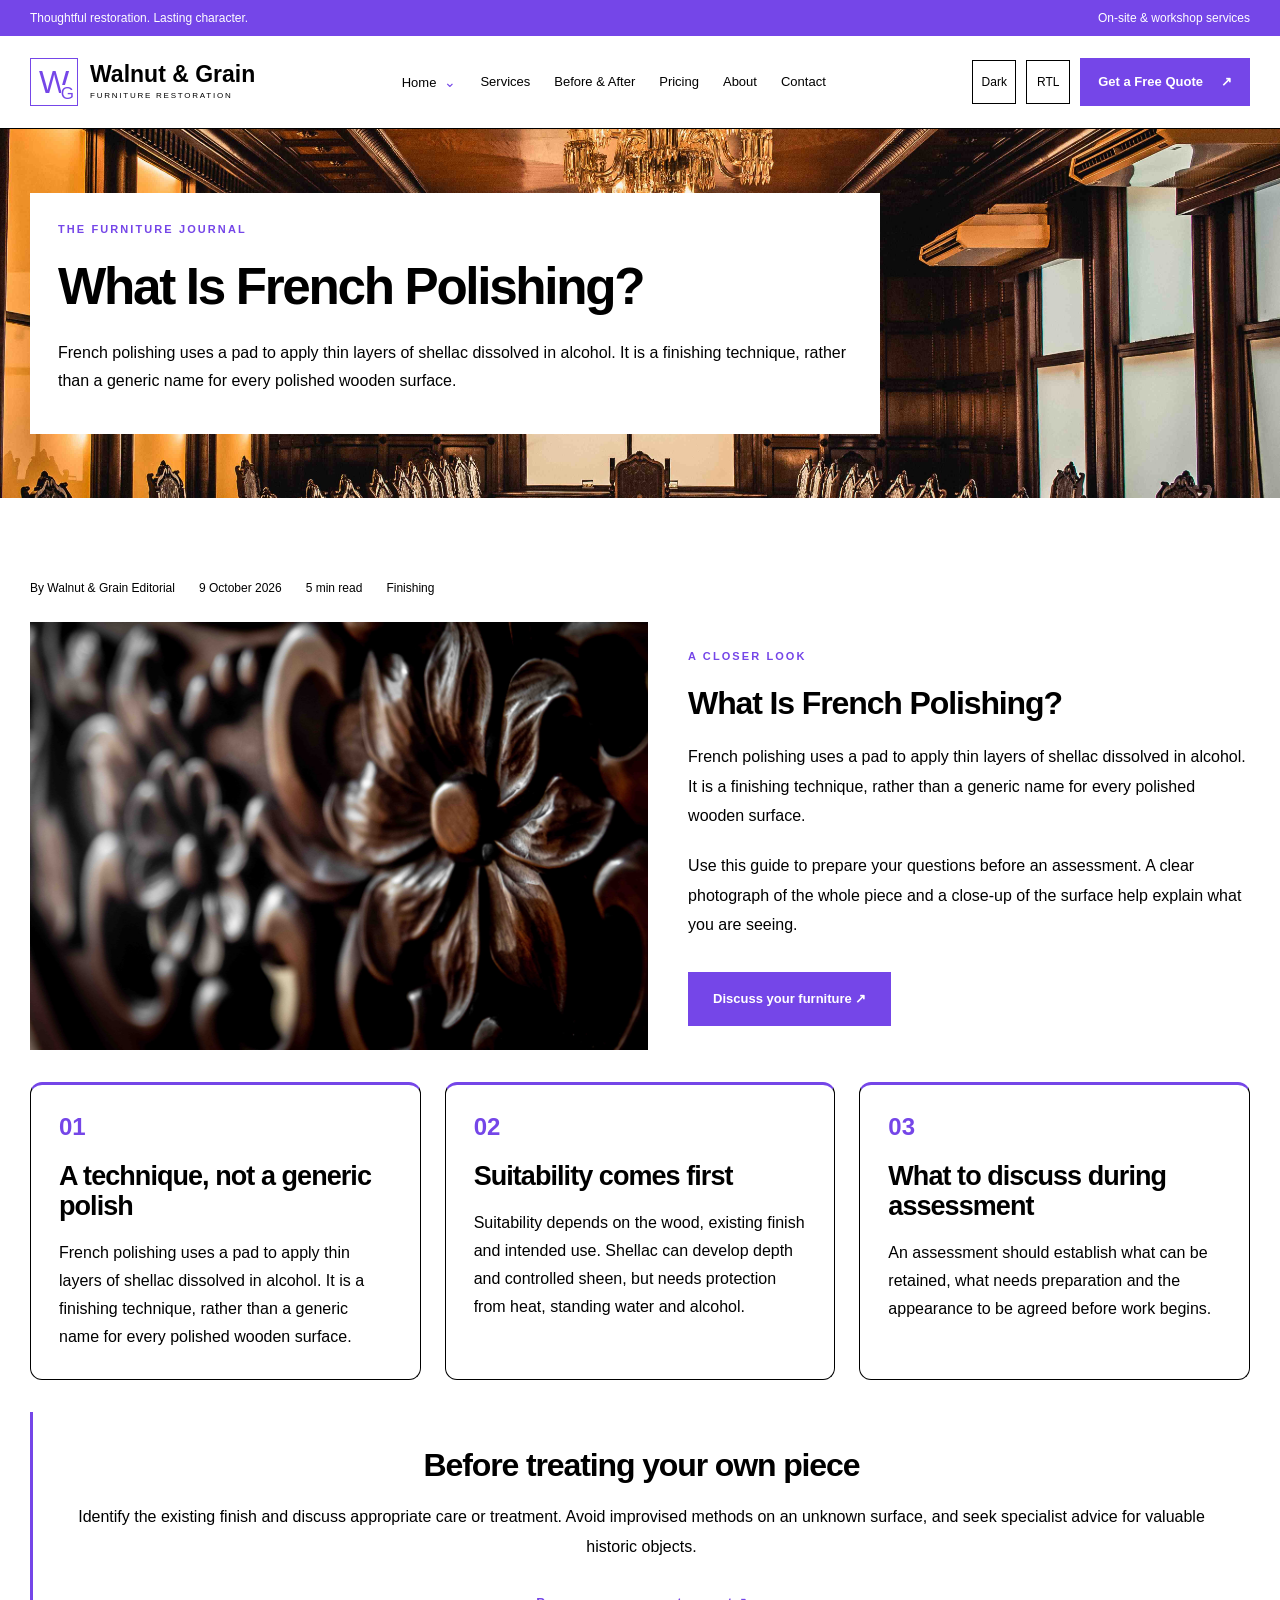
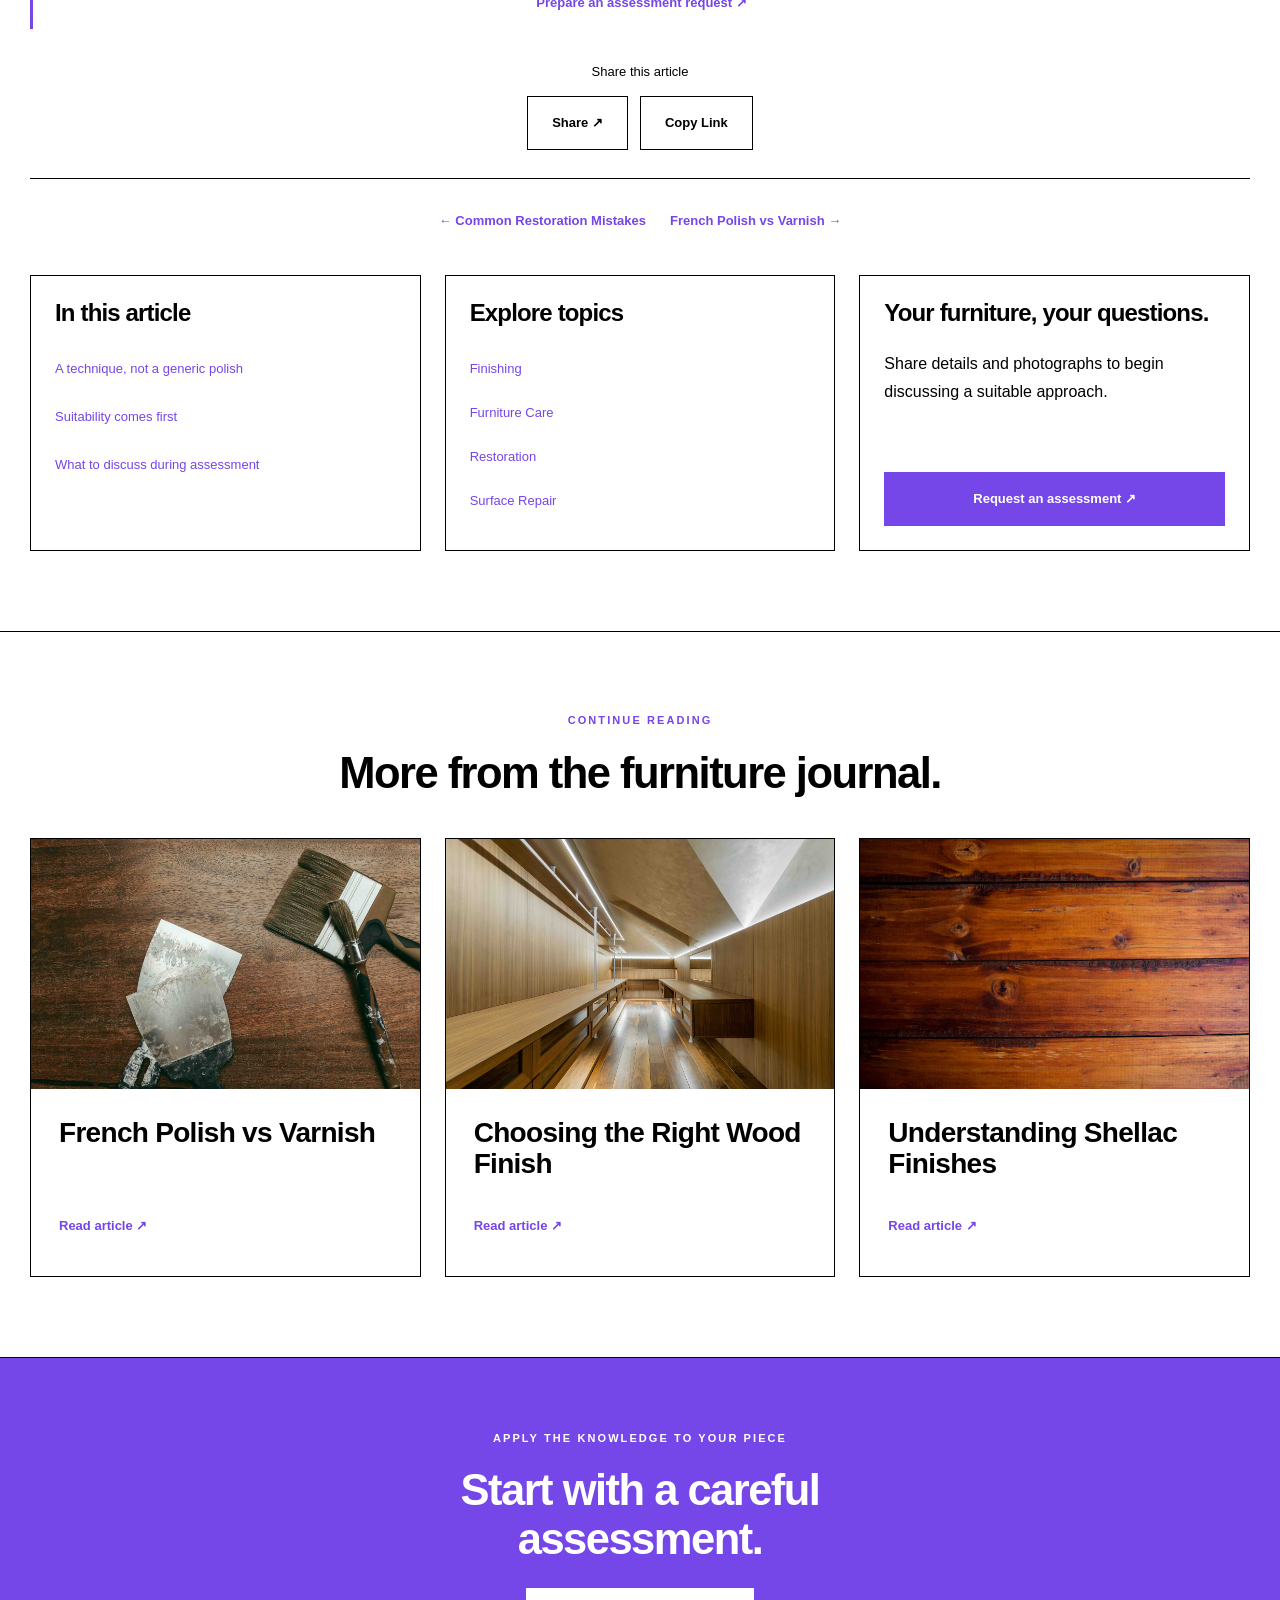
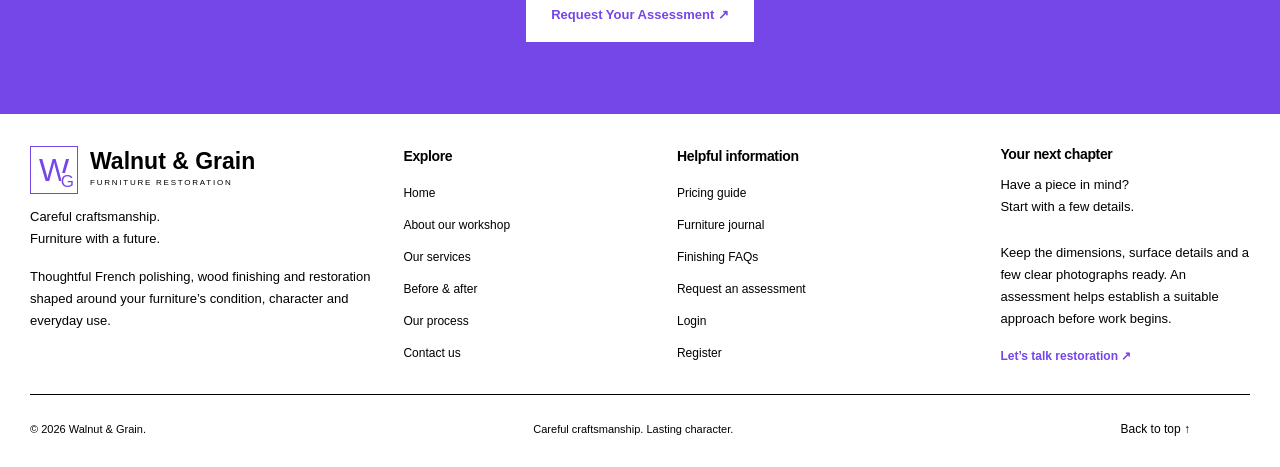
<file: blog-details.html>
<!doctype html><html lang="en" dir="ltr"><head><meta charset="utf-8"><meta name="viewport" content="width=device-width,initial-scale=1"><meta name="description" content="Learn how French polishing uses shellac, what makes a surface suitable and what to discuss before restoration."><meta property="og:title" content="Walnut & Grain — Furniture with a future"><meta property="og:description" content="Thoughtful furniture restoration and traditional French polishing."><meta property="og:type" content="website"><meta name="theme-color" content="#7546E8"><title>Walnut & Grain | What Is French Polishing? | Furniture Journal</title><link rel="stylesheet" href="assets/vendor/bootstrap.min.css"><link rel="stylesheet" href="assets/css/style.css"><link rel="icon" type="image/svg+xml" href="assets/images/favicon.svg"><link rel="icon" sizes="any" href="assets/images/favicon.ico"><link rel="apple-touch-icon" href="assets/images/favicon.png"></head><body><a class="skip" href="#main">Skip to content</a><div class="topline">Thoughtful restoration. Lasting character.<span>On-site & workshop services</span></div><header><a class="brand" href="#home" aria-label="Walnut and Grain home"><span class="brand-mark" aria-hidden="true">W<span>G</span></span><span>Walnut & Grain<small>FURNITURE RESTORATION</small></span></a><button id="menu-toggle" class="utility menu-toggle" aria-label="Open navigation" aria-controls="navigation" aria-expanded="false">☰</button><nav id="navigation" aria-label="Main navigation"><details class="home-dropdown"><summary>Home <span aria-hidden="true">⌄</span></summary><div><a href="index.html">Home 1</a><a href="home-2.html">Home 2</a></div></details><a href="services.html">Services</a><a href="gallery.html">Before & After</a><a href="pricing.html">Pricing</a><a href="about.html">About</a><a href="contact.html">Contact</a></nav><div class="header-actions"><button class="utility" id="theme" aria-label="Switch color theme">Dark</button><button class="utility" id="rtl" aria-pressed="false">RTL</button><a class="button compact" href="booking.html">Get a Free Quote <span aria-hidden="true">↗</span></a></div></header><main id="main"><section id="home" class="page-heading blog-details-heading"><div><p class="eyebrow">THE FURNITURE JOURNAL</p><h1 id="post-title">What Is French Polishing?</h1><p id="post-summary">Understand shellac, hand application and the importance of choosing a suitable finish.</p></div></section><section class="section article-layout"><article class="journal-article"><div class="article-meta"><span>By Walnut & Grain Editorial</span><time datetime="2026-10-09">9 October 2026</time><span id="post-time">5 min read</span><span id="post-category">Finishing</span></div><div class="article-intro"><div class="image-frame article-feature-image"><img id="post-image" src="assets/images/content/blog-french-polishing.jpg" alt="French polishing article photograph" width="1400" height="900" loading="lazy"></div><div class="article-intro-copy"><p class="eyebrow">A CLOSER LOOK</p><h2 id="article-intro-title">Understanding your furniture finish</h2><p id="article-intro-summary">Start with the surface, its condition and how the piece is used.</p><p>Use this guide to prepare your questions before an assessment. A clear photograph of the whole piece and a close-up of the surface help explain what you are seeing.</p><a class="button" href="booking.html">Discuss your furniture ↗</a></div></div><div id="post-content"><h2 id="section-0">A technique, not a generic polish</h2><p>French polishing uses a pad to apply thin layers of shellac dissolved in alcohol. It is a finishing technique rather than a generic name for every polished wooden surface.</p><h2 id="section-1">Suitability comes first</h2><p>Suitability depends on the wood, existing finish and intended use. Shellac can develop depth and controlled sheen, but needs protection from heat, standing water and alcohol.</p><h2 id="section-2">What to discuss during assessment</h2><p>An assessment should establish what can be retained, what needs preparation and the appearance to be agreed before work begins.</p></div><div class="article-takeaway"><h2>Before treating your own piece</h2><p>Identify the existing finish and discuss appropriate care or treatment. Avoid improvised methods on an unknown surface, and seek specialist advice for valuable historic objects.</p><a class="text-link" href="booking.html">Prepare an assessment request ↗</a></div><div class="article-sharing"><span>Share this article</span><button id="share-post" class="button secondary" type="button">Share ↗</button><button id="copy-post" class="button secondary" type="button">Copy Link</button></div><p id="share-status" role="status" aria-live="polite"></p><nav class="article-navigation" aria-label="Previous and next article"><a id="previous-post" class="text-link" href="blog-details.html?article=9">← Previous article</a><a id="next-post" class="text-link" href="blog-details.html?article=1">Next article →</a></nav></article><aside class="article-sidebar" aria-label="Article information"><div><h2>In this article</h2><nav id="article-toc" aria-label="Table of contents"><a href="#section-0">A technique, not a generic polish</a><a href="#section-1">Suitability comes first</a><a href="#section-2">What to discuss during assessment</a></nav></div><div><h2>Explore topics</h2><a href="blog.html?category=Finishing">Finishing</a><a href="blog.html?category=Furniture%20Care">Furniture Care</a><a href="blog.html?category=Restoration">Restoration</a><a href="blog.html?category=Surface%20Repair">Surface Repair</a></div><div><h2>Your furniture, your questions.</h2><p>Share details and photographs to begin discussing a suitable approach.</p><a class="button" href="booking.html">Request an assessment ↗</a></div></aside></section><section class="section tinted"><div class="section-heading"><p class="eyebrow">CONTINUE READING</p><h2>More from the furniture journal.</h2></div><div id="related-posts" class="grid-three"><article class="blog-card"><div class="image-frame"><img src="assets/images/content/blog-finish-comparison.jpg" alt="french polish vs varnish article photograph" width="1400" height="900" loading="lazy"></div><div class="card-body"><h3>French Polish vs Varnish</h3><a class="text-link" href="blog-details.html?article=1">Read article ↗</a></div></article><article class="blog-card"><div class="image-frame"><img src="assets/images/content/blog-choose-finish.jpg" alt="choosing the right wood finish article photograph" width="1400" height="900" loading="lazy"></div><div class="card-body"><h3>Choosing the Right Wood Finish</h3><a class="text-link" href="blog-details.html?article=5">Read article ↗</a></div></article><article class="blog-card"><div class="image-frame"><img src="assets/images/content/blog-shellac-guide.jpg" alt="understanding shellac finishes article photograph" width="1400" height="900" loading="lazy"></div><div class="card-body"><h3>Understanding Shellac Finishes</h3><a class="text-link" href="blog-details.html?article=8">Read article ↗</a></div></article></div></section><section id="quote" class="final-cta"><p class="eyebrow">APPLY THE KNOWLEDGE TO YOUR PIECE</p><h2>Start with a careful<br>assessment.</h2><a class="button light" href="booking.html">Request Your Assessment ↗</a></section></main><footer><div class="footer-grid"><div><a class="brand" href="#home"><span class="brand-mark" aria-hidden="true">W<span>G</span></span><span>Walnut & Grain<small>FURNITURE RESTORATION</small></span></a><p>Careful craftsmanship.<br>Furniture with a future.</p><p class="footer-about-copy">Thoughtful French polishing, wood finishing and restoration shaped around your furniture’s condition, character and everyday use.</p></div><div><h3>Explore</h3><a href="index.html">Home</a><a href="about.html">About our workshop</a><a href="services.html">Our services</a><a href="gallery.html">Before &amp; after</a><a href="index.html#process">Our process</a><a href="contact.html">Contact us</a></div><div><h3>Helpful information</h3><a href="pricing.html">Pricing guide</a><a href="blog.html">Furniture journal</a><a href="index.html#faq">Finishing FAQs</a><a href="booking.html">Request an assessment</a><a href="login.html">Login</a><a href="register.html">Register</a></div><div><h3>Your next chapter</h3><p>Have a piece in mind?<br>Start with a few details.</p><p class="footer-assessment-copy">Keep the dimensions, surface details and a few clear photographs ready. An assessment helps establish a suitable approach before work begins.</p><a class="text-link" href="#quote">Let’s talk restoration ↗</a></div></div><div class="footer-bottom"><span>© <span id="year">2026</span> Walnut & Grain.</span><span>Careful craftsmanship. Lasting character.</span><a href="#home">Back to top ↑</a></div></footer><button id="to-top" class="to-top" aria-label="Scroll to top" hidden>↑</button><script src="assets/js/main.js"></script><script src="assets/js/blog-details.js"></script></body></html>
</file>
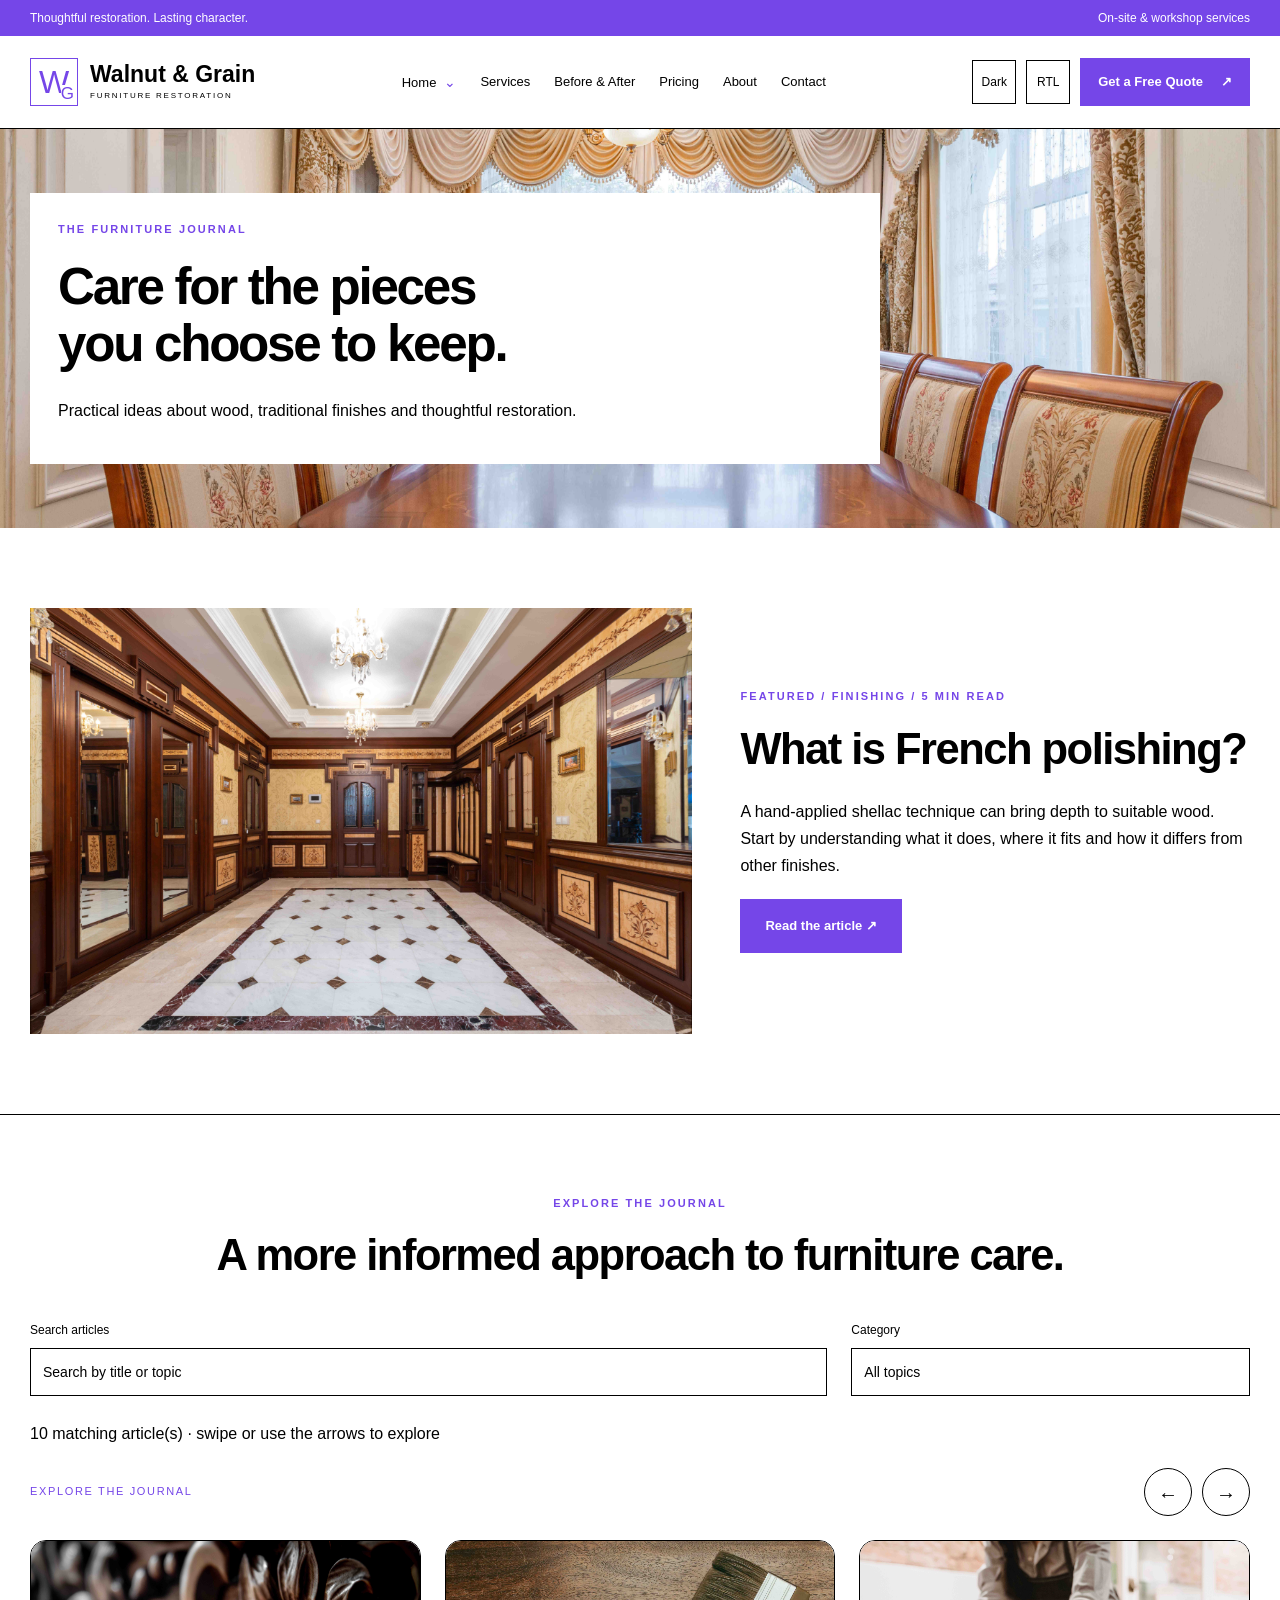
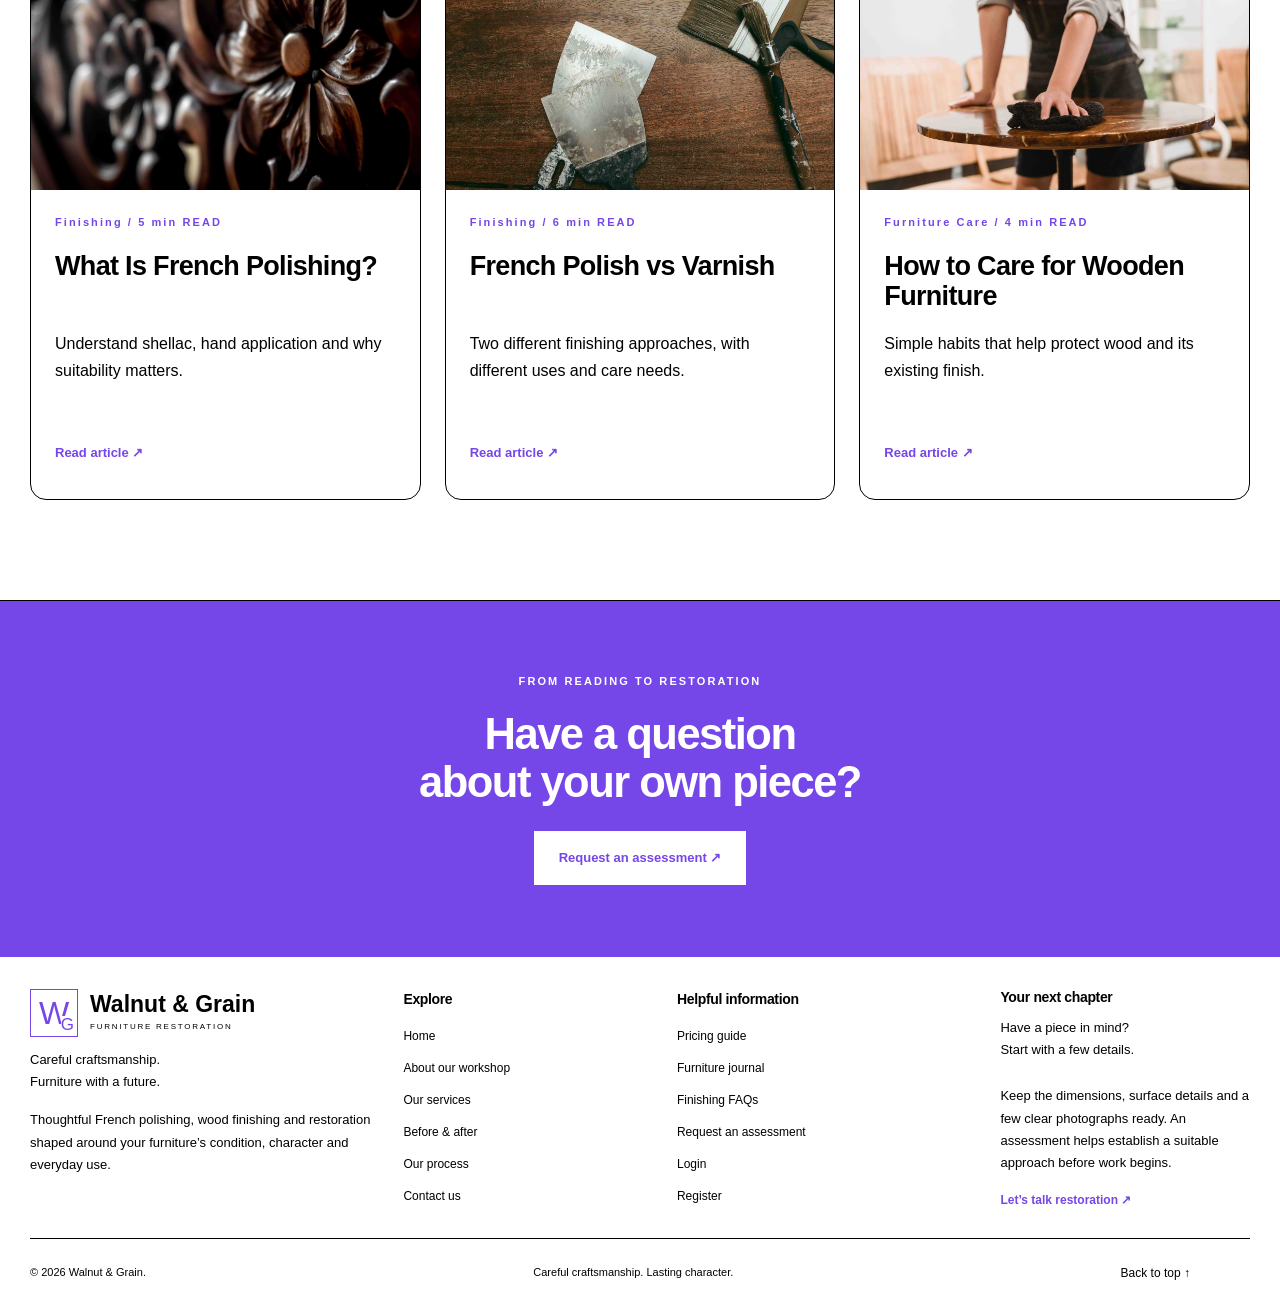
<file: blog.html>
<!doctype html><html lang="en" dir="ltr"><head><meta charset="utf-8"><meta name="viewport" content="width=device-width,initial-scale=1"><meta name="description" content="Read original furniture care articles about French polishing, wood finishes, surface damage and thoughtful restoration."><meta property="og:title" content="Walnut & Grain — Furniture with a future"><meta property="og:description" content="Thoughtful furniture restoration and traditional French polishing."><meta property="og:type" content="website"><meta name="theme-color" content="#7546E8"><title>Walnut & Grain | Furniture Care Journal | Blog</title><link rel="stylesheet" href="assets/vendor/bootstrap.min.css"><link rel="stylesheet" href="assets/css/style.css"><link rel="icon" type="image/svg+xml" href="assets/images/favicon.svg"><link rel="icon" sizes="any" href="assets/images/favicon.ico"><link rel="apple-touch-icon" href="assets/images/favicon.png"></head><body><a class="skip" href="#main">Skip to content</a><div class="topline">Thoughtful restoration. Lasting character.<span>On-site & workshop services</span></div><header><a class="brand" href="#home" aria-label="Walnut and Grain home"><span class="brand-mark" aria-hidden="true">W<span>G</span></span><span>Walnut & Grain<small>FURNITURE RESTORATION</small></span></a><button id="menu-toggle" class="utility menu-toggle" aria-label="Open navigation" aria-controls="navigation" aria-expanded="false">☰</button><nav id="navigation" aria-label="Main navigation"><details class="home-dropdown"><summary>Home <span aria-hidden="true">⌄</span></summary><div><a href="index.html">Home 1</a><a href="home-2.html">Home 2</a></div></details><a href="services.html">Services</a><a href="gallery.html">Before & After</a><a href="pricing.html">Pricing</a><a href="about.html">About</a><a href="contact.html">Contact</a></nav><div class="header-actions"><button class="utility" id="theme" aria-label="Switch color theme">Dark</button><button class="utility" id="rtl" aria-pressed="false">RTL</button><a class="button compact" href="booking.html">Get a Free Quote <span aria-hidden="true">↗</span></a></div></header><main id="main"><section id="home" class="page-heading blog-heading"><div><p class="eyebrow">THE FURNITURE JOURNAL</p><h1>Care for the pieces<br>you choose to keep.</h1><p>Practical ideas about wood, traditional finishes and thoughtful restoration.</p></div></section><section class="section blog-feature"><div class="image-frame"><img src="assets/images/content/french-polishing.jpg" alt="traditional French polishing technique" width="1400" height="900" loading="lazy"></div><div><p class="eyebrow">FEATURED / FINISHING / 5 MIN READ</p><h2>What is French polishing?</h2><p>A hand-applied shellac technique can bring depth to suitable wood. Start by understanding what it does, where it fits and how it differs from other finishes.</p><a class="button" href="blog-details.html?article=0">Read the article ↗</a></div></section><section id="journal" class="section tinted"><div class="section-heading"><p class="eyebrow">EXPLORE THE JOURNAL</p><h2>A more informed approach to furniture care.</h2></div><div class="blog-controls"><div><label for="blog-search">Search articles</label><input class="form-control" id="blog-search" type="search" placeholder="Search by title or topic"></div><div><label for="blog-category">Category</label><select class="form-select" id="blog-category"><option>All topics</option><option>Finishing</option><option>Furniture Care</option><option>Restoration</option><option>Surface Repair</option></select></div></div><p id="blog-status" role="status" aria-live="polite"></p><div class="blog-slider-toolbar"><span>EXPLORE THE JOURNAL</span><div><button class="utility" id="blog-slide-prev" type="button" aria-label="Previous articles" aria-controls="article-slider">←</button><button class="utility" id="blog-slide-next" type="button" aria-label="Next articles" aria-controls="article-slider">→</button></div></div><div class="grid-three blog-grid" id="article-slider" tabindex="0" role="region" aria-label="Article slider. Swipe or use arrow controls to explore articles."><article class="blog-card" data-category="Finishing" data-search="what is french polishing? understand shellac, hand application and why suitability matters."><div class="image-frame"><img src="assets/images/content/blog-french-polishing.jpg" alt="what is french polishing? article photograph" width="1400" height="900" loading="lazy"></div><div class="card-body"><p class="eyebrow">Finishing / 5 min READ</p><h3>What Is French Polishing?</h3><p>Understand shellac, hand application and why suitability matters.</p><a class="text-link" href="blog-details.html?article=0">Read article ↗</a></div></article><article class="blog-card" data-category="Finishing" data-search="french polish vs varnish two different finishing approaches, with different uses and care needs."><div class="image-frame"><img src="assets/images/content/blog-finish-comparison.jpg" alt="french polish vs varnish article photograph" width="1400" height="900" loading="lazy"></div><div class="card-body"><p class="eyebrow">Finishing / 6 min READ</p><h3>French Polish vs Varnish</h3><p>Two different finishing approaches, with different uses and care needs.</p><a class="text-link" href="blog-details.html?article=1">Read article ↗</a></div></article><article class="blog-card" data-category="Furniture Care" data-search="how to care for wooden furniture simple habits that help protect wood and its existing finish."><div class="image-frame"><img src="assets/images/content/blog-wood-care.jpg" alt="how to care for wooden furniture article photograph" width="1400" height="900" loading="lazy"></div><div class="card-body"><p class="eyebrow">Furniture Care / 4 min READ</p><h3>How to Care for Wooden Furniture</h3><p>Simple habits that help protect wood and its existing finish.</p><a class="text-link" href="blog-details.html?article=2">Read article ↗</a></div></article><article class="blog-card" data-category="Restoration" data-search="restoring antique furniture why original material, patina and careful assessment come first."><div class="image-frame"><img src="assets/images/content/blog-antique-care.jpg" alt="restoring antique furniture article photograph" width="1400" height="900" loading="lazy"></div><div class="card-body"><p class="eyebrow">Restoration / 7 min READ</p><h3>Restoring Antique Furniture</h3><p>Why original material, patina and careful assessment come first.</p><a class="text-link" href="blog-details.html?article=3">Read article ↗</a></div></article><article class="blog-card" data-category="Surface Repair" data-search="understanding water rings what a mark may tell you and why treatment starts with the finish."><div class="image-frame"><img src="assets/images/content/blog-water-rings.jpg" alt="understanding water rings article photograph" width="1400" height="900" loading="lazy"></div><div class="card-body"><p class="eyebrow">Surface Repair / 4 min READ</p><h3>Understanding Water Rings</h3><p>What a mark may tell you and why treatment starts with the finish.</p><a class="text-link" href="blog-details.html?article=4">Read article ↗</a></div></article><article class="blog-card" data-category="Finishing" data-search="choosing the right wood finish look beyond sheen and consider compatibility, use and maintenance."><div class="image-frame"><img src="assets/images/content/blog-choose-finish.jpg" alt="choosing the right wood finish article photograph" width="1400" height="900" loading="lazy"></div><div class="card-body"><p class="eyebrow">Finishing / 6 min READ</p><h3>Choosing the Right Wood Finish</h3><p>Look beyond sheen and consider compatibility, use and maintenance.</p><a class="text-link" href="blog-details.html?article=5">Read article ↗</a></div></article><article class="blog-card" data-category="Restoration" data-search="signs your furniture needs assessment recognize finish wear and structural concerns before choosing treatment."><div class="image-frame"><img src="assets/images/content/blog-assessment-signs.jpg" alt="signs your furniture needs assessment article photograph" width="1400" height="900" loading="lazy"></div><div class="card-body"><p class="eyebrow">Restoration / 5 min READ</p><h3>Signs Your Furniture Needs Assessment</h3><p>Recognize finish wear and structural concerns before choosing treatment.</p><a class="text-link" href="blog-details.html?article=6">Read article ↗</a></div></article><article class="blog-card" data-category="Furniture Care" data-search="maintaining a polished dining table protect against spills and heat while following finish-specific advice."><div class="image-frame"><img src="assets/images/content/blog-table-care.jpg" alt="maintaining a polished dining table article photograph" width="1400" height="900" loading="lazy"></div><div class="card-body"><p class="eyebrow">Furniture Care / 4 min READ</p><h3>Maintaining a Polished Dining Table</h3><p>Protect against spills and heat while following finish-specific advice.</p><a class="text-link" href="blog-details.html?article=7">Read article ↗</a></div></article><article class="blog-card" data-category="Finishing" data-search="understanding shellac finishes a closer look at shellac and its practical limitations."><div class="image-frame"><img src="assets/images/content/blog-shellac-guide.jpg" alt="understanding shellac finishes article photograph" width="1400" height="900" loading="lazy"></div><div class="card-body"><p class="eyebrow">Finishing / 5 min READ</p><h3>Understanding Shellac Finishes</h3><p>A closer look at shellac and its practical limitations.</p><a class="text-link" href="blog-details.html?article=8">Read article ↗</a></div></article><article class="blog-card" data-category="Restoration" data-search="common restoration mistakes avoid rushed refinishing and unnecessary removal of original surfaces."><div class="image-frame"><img src="assets/images/content/blog-restoration-mistakes.jpg" alt="common restoration mistakes article photograph" width="1400" height="900" loading="lazy"></div><div class="card-body"><p class="eyebrow">Restoration / 6 min READ</p><h3>Common Restoration Mistakes</h3><p>Avoid rushed refinishing and unnecessary removal of original surfaces.</p><a class="text-link" href="blog-details.html?article=9">Read article ↗</a></div></article></div><div id="blog-empty" class="blog-empty" hidden><h3>No matching articles.</h3><p>Try a different search or category.</p><button id="blog-reset" class="button secondary" type="button">Clear filters</button></div><nav id="blog-pagination" class="blog-pagination" aria-label="Journal pagination"></nav></section><section id="quote" class="final-cta"><p class="eyebrow">FROM READING TO RESTORATION</p><h2>Have a question<br>about your own piece?</h2><a class="button light" href="booking.html">Request an assessment ↗</a></section></main><footer><div class="footer-grid"><div><a class="brand" href="#home"><span class="brand-mark" aria-hidden="true">W<span>G</span></span><span>Walnut & Grain<small>FURNITURE RESTORATION</small></span></a><p>Careful craftsmanship.<br>Furniture with a future.</p><p class="footer-about-copy">Thoughtful French polishing, wood finishing and restoration shaped around your furniture’s condition, character and everyday use.</p></div><div><h3>Explore</h3><a href="index.html">Home</a><a href="about.html">About our workshop</a><a href="services.html">Our services</a><a href="gallery.html">Before &amp; after</a><a href="index.html#process">Our process</a><a href="contact.html">Contact us</a></div><div><h3>Helpful information</h3><a href="pricing.html">Pricing guide</a><a href="blog.html">Furniture journal</a><a href="index.html#faq">Finishing FAQs</a><a href="booking.html">Request an assessment</a><a href="login.html">Login</a><a href="register.html">Register</a></div><div><h3>Your next chapter</h3><p>Have a piece in mind?<br>Start with a few details.</p><p class="footer-assessment-copy">Keep the dimensions, surface details and a few clear photographs ready. An assessment helps establish a suitable approach before work begins.</p><a class="text-link" href="#quote">Let’s talk restoration ↗</a></div></div><div class="footer-bottom"><span>© <span id="year">2026</span> Walnut & Grain.</span><span>Careful craftsmanship. Lasting character.</span><a href="#home">Back to top ↑</a></div></footer><button id="to-top" class="to-top" aria-label="Scroll to top" hidden>↑</button><script src="assets/js/main.js"></script><script src="assets/js/blog.js"></script></body></html>
</file>
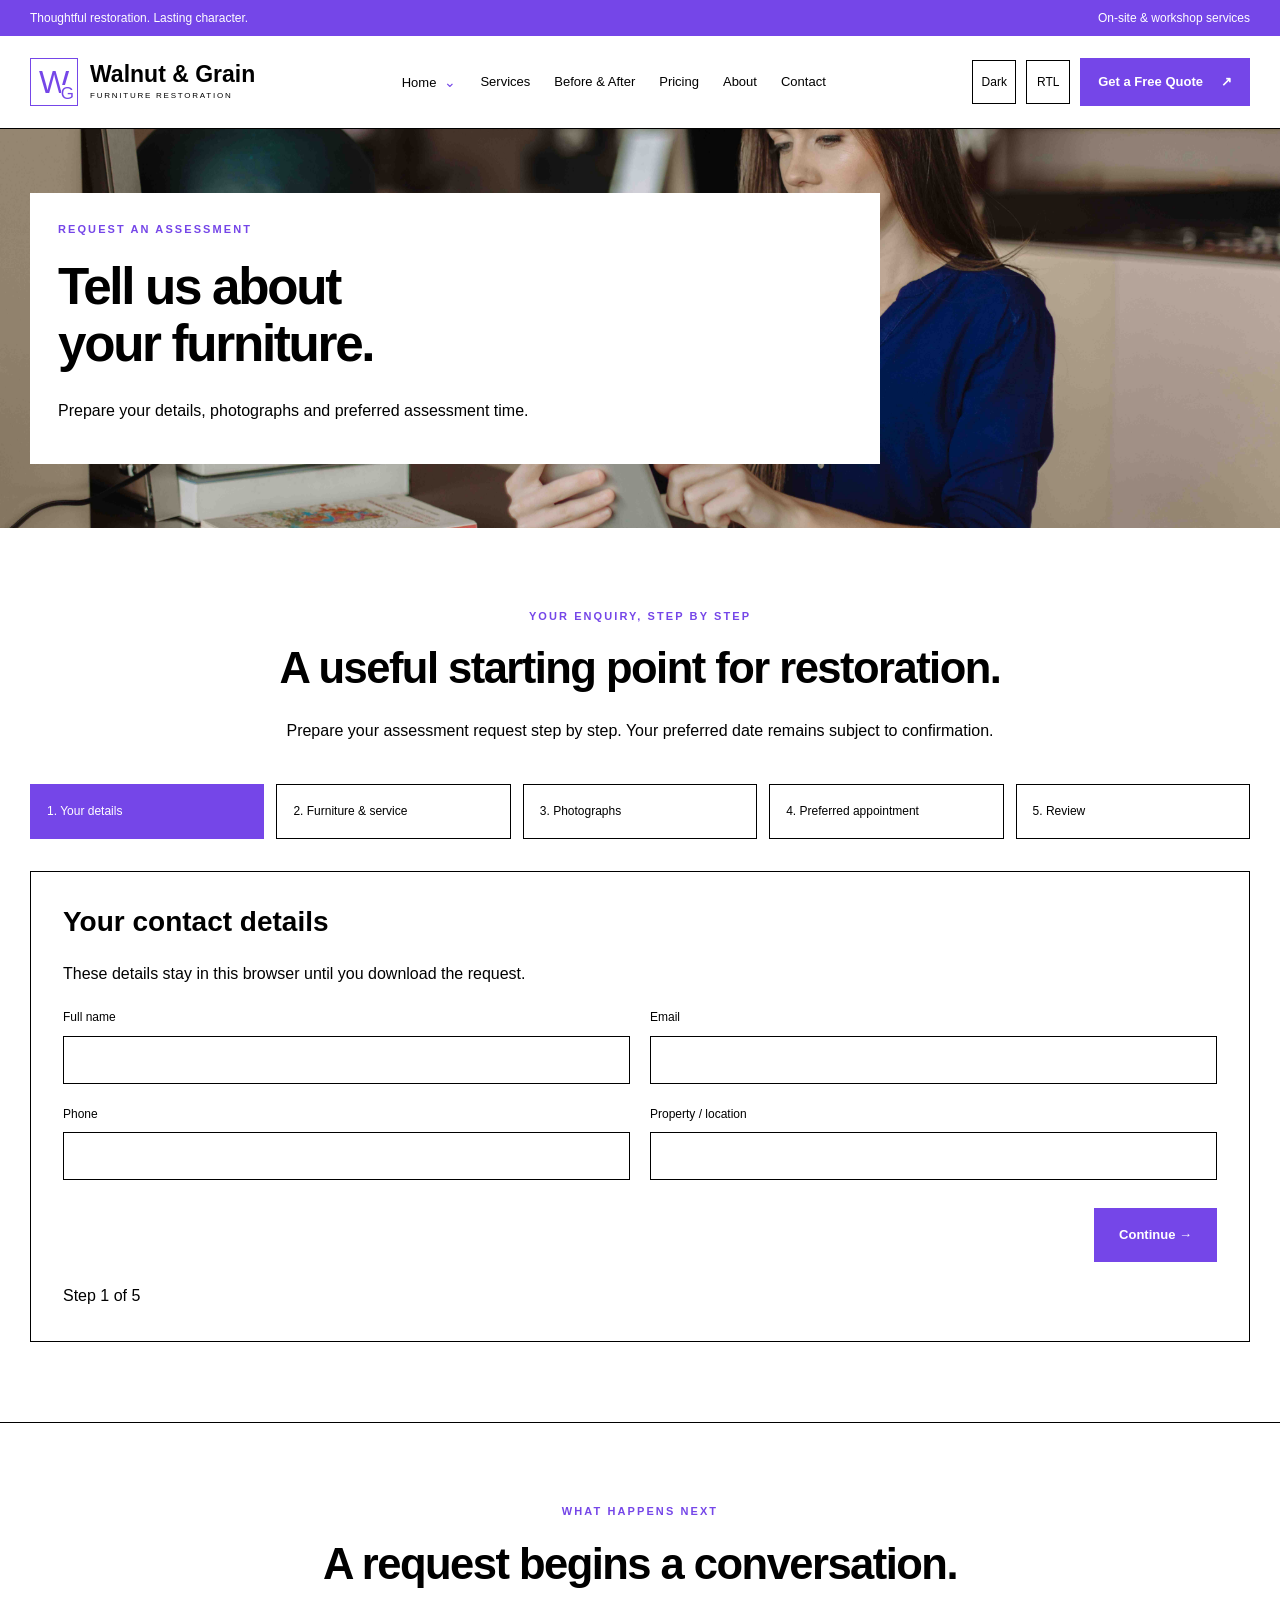
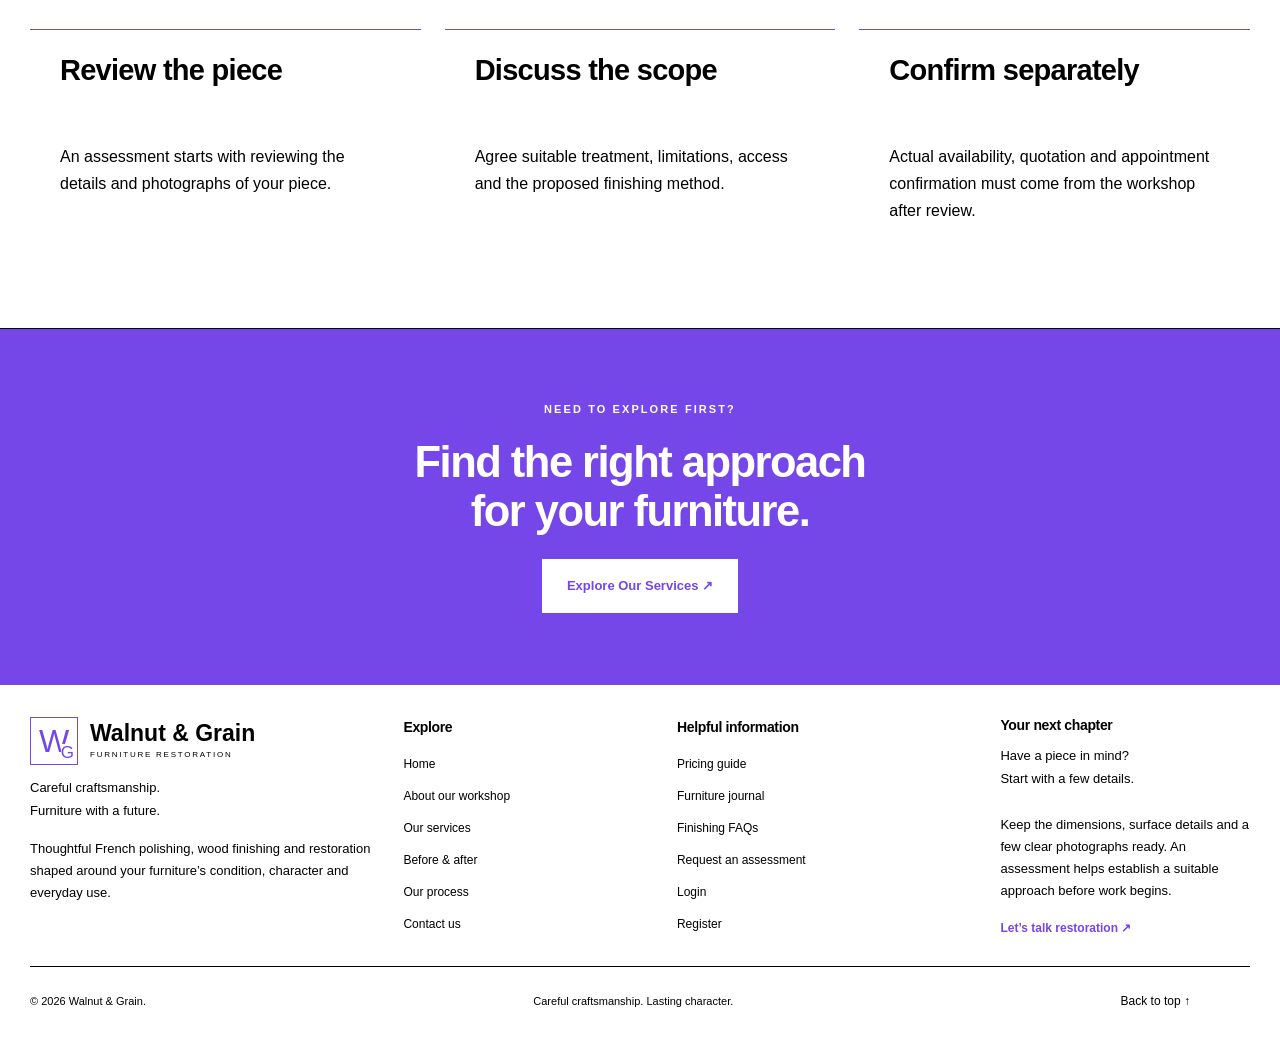
<file: booking.html>
<!doctype html><html lang="en" dir="ltr"><head><meta charset="utf-8"><meta name="viewport" content="width=device-width,initial-scale=1"><meta name="description" content="Prepare a furniture assessment request with contact details, service information, photographs and appointment preferences."><meta property="og:title" content="Walnut & Grain — Furniture with a future"><meta property="og:description" content="Thoughtful furniture restoration and traditional French polishing."><meta property="og:type" content="website"><meta name="theme-color" content="#7546E8"><title>Walnut & Grain | Book an Assessment | Request a Quote</title><link rel="stylesheet" href="assets/vendor/bootstrap.min.css"><link rel="stylesheet" href="assets/css/style.css"><link rel="icon" type="image/svg+xml" href="assets/images/favicon.svg"><link rel="icon" sizes="any" href="assets/images/favicon.ico"><link rel="apple-touch-icon" href="assets/images/favicon.png"></head><body><a class="skip" href="#main">Skip to content</a><div class="topline">Thoughtful restoration. Lasting character.<span>On-site & workshop services</span></div><header><a class="brand" href="#home" aria-label="Walnut and Grain home"><span class="brand-mark" aria-hidden="true">W<span>G</span></span><span>Walnut & Grain<small>FURNITURE RESTORATION</small></span></a><button id="menu-toggle" class="utility menu-toggle" aria-label="Open navigation" aria-controls="navigation" aria-expanded="false">☰</button><nav id="navigation" aria-label="Main navigation"><details class="home-dropdown"><summary>Home <span aria-hidden="true">⌄</span></summary><div><a href="index.html">Home 1</a><a href="home-2.html">Home 2</a></div></details><a href="services.html">Services</a><a href="gallery.html">Before & After</a><a href="pricing.html">Pricing</a><a href="about.html">About</a><a href="contact.html">Contact</a></nav><div class="header-actions"><button class="utility" id="theme" aria-label="Switch color theme">Dark</button><button class="utility" id="rtl" aria-pressed="false">RTL</button><a class="button compact" href="booking.html">Get a Free Quote <span aria-hidden="true">↗</span></a></div></header><main id="main"><section id="home" class="page-heading booking-heading"><div><p class="eyebrow">REQUEST AN ASSESSMENT</p><h1>Tell us about<br>your furniture.</h1><p>Prepare your details, photographs and preferred assessment time.</p></div></section><section id="quote" class="section booking-section"><div class="section-heading"><p class="eyebrow">YOUR ENQUIRY, STEP BY STEP</p><h2>A useful starting point for restoration.</h2><p>Prepare your assessment request step by step. Your preferred date remains subject to confirmation.</p></div><ol class="booking-progress" aria-label="Request progress"><li aria-current="step">1. Your details</li><li>2. Furniture & service</li><li>3. Photographs</li><li>4. Preferred appointment</li><li>5. Review</li></ol><form id="booking-form" novalidate><fieldset class="booking-step"><legend>Your contact details</legend><p>These details stay in this browser until you download the request.</p><div class="form-grid"><div><label for="booking-name">Full name</label><input id="booking-name" name="fullName" class="form-control" required autocomplete="name" maxlength="100"></div><div><label for="booking-email">Email</label><input id="booking-email" name="email" class="form-control" type="email" required autocomplete="email" maxlength="150"></div><div><label for="booking-phone">Phone</label><input id="booking-phone" name="phone" class="form-control" type="tel" required autocomplete="tel" maxlength="30"></div><div><label for="booking-location">Property / location</label><input id="booking-location" name="location" class="form-control" required autocomplete="street-address" maxlength="200"></div></div></fieldset><fieldset class="booking-step" hidden><legend>Furniture & service details</legend><p>Choose the closest option. The actual finish and treatment require assessment.</p><div class="form-grid"><div><label for="booking-furniture">Furniture type</label><select id="booking-furniture" name="furniture" class="form-select" required><option value="">Choose a piece</option><option>Dining table</option><option>Chair</option><option>Cabinet</option><option>Antique furniture</option><option>Door or staircase</option><option>Other woodwork</option></select></div><div><label for="booking-service">Required service</label><select id="booking-service" name="service" class="form-select" required><option value="">Choose a service</option><option>French polishing</option><option>Furniture restoration</option><option>Surface repair</option><option>Varnishing / refinishing</option><option>Colour matching</option><option>Advice on suitable treatment</option></select></div><div><label for="booking-condition">Surface condition</label><select id="booking-condition" name="condition" class="form-select" required><option value="">Choose the condition</option><option>Light wear</option><option>Scratches or dents</option><option>Water or heat marks</option><option>Extensive finish wear</option><option>Unsure / needs assessment</option></select></div><div><label for="booking-dimensions">Approximate dimensions</label><input id="booking-dimensions" name="dimensions" class="form-control" required maxlength="150" placeholder="Example: 140 × 80 cm tabletop"></div></div><label for="booking-notes">Additional notes (optional)</label><textarea id="booking-notes" name="notes" class="form-control" rows="4" maxlength="2000"></textarea></fieldset><fieldset class="booking-step" hidden><legend>Furniture photographs</legend><p>Optional: add up to five JPG, PNG or WebP photographs, each up to 5 MB. Show the whole piece and any damage. Images remain local and are not embedded in the downloaded request.</p><label for="booking-photos">Choose photographs</label><input id="booking-photos" class="form-control" type="file" accept="image/jpeg,image/png,image/webp" multiple><div id="booking-photo-preview" class="booking-photo-preview"></div><p id="booking-photo-status" role="status" aria-live="polite"></p></fieldset><fieldset class="booking-step" hidden><legend>Your preferred appointment</legend><p>These are preferred dates and times. Availability and appointments require confirmation.</p><div class="form-grid"><div><label for="booking-date">Preferred assessment date</label><input id="booking-date" name="preferredDate" type="date" class="form-control" required></div><div><label for="booking-time">Preferred time</label><select id="booking-time" name="preferredTime" class="form-select" required><option value="">Choose a preference</option><option>Morning</option><option>Afternoon</option><option>Either / flexible</option></select></div><div><label for="booking-setting">On-site or workshop preference</label><select id="booking-setting" name="setting" class="form-select" required><option value="">Choose a preference</option><option>On-site assessment</option><option>Workshop assessment</option><option>Please advise</option></select></div></div><div class="calendar-integration"><h3>Appointment calendar</h3><p>Preferred dates are subject to confirmation. No live availability is currently displayed.</p></div></fieldset><fieldset class="booking-step" hidden><legend>Review your request</legend><p>Check the details below. Use Back to make changes.</p><dl id="booking-review"></dl><label class="consent"><input id="booking-consent" type="checkbox" required> I understand my preferred appointment requires confirmation.</label></fieldset><div class="booking-actions"><button id="booking-back" class="button secondary" type="button" hidden>← Back</button><button id="booking-next" class="button" type="button">Continue →</button><button id="booking-submit" class="button" type="submit" hidden>Prepare Request ↗</button></div><p id="booking-status" role="status" aria-live="polite"></p><a id="booking-download" class="text-link" download="furniture-assessment-request.txt" hidden>Download your assessment request ↗</a></form></section><section id="process" class="section tinted"><div class="section-heading"><p class="eyebrow">WHAT HAPPENS NEXT</p><h2>A request begins a conversation.</h2></div><div class="grid-three"><article class="plain-card"><h3>Review the piece</h3><p>An assessment starts with reviewing the details and photographs of your piece.</p></article><article class="plain-card"><h3>Discuss the scope</h3><p>Agree suitable treatment, limitations, access and the proposed finishing method.</p></article><article class="plain-card"><h3>Confirm separately</h3><p>Actual availability, quotation and appointment confirmation must come from the workshop after review.</p></article></div></section><section class="final-cta"><p class="eyebrow">NEED TO EXPLORE FIRST?</p><h2>Find the right approach<br>for your furniture.</h2><a class="button light" href="services.html">Explore Our Services ↗</a></section></main><footer><div class="footer-grid"><div><a class="brand" href="#home"><span class="brand-mark" aria-hidden="true">W<span>G</span></span><span>Walnut & Grain<small>FURNITURE RESTORATION</small></span></a><p>Careful craftsmanship.<br>Furniture with a future.</p><p class="footer-about-copy">Thoughtful French polishing, wood finishing and restoration shaped around your furniture’s condition, character and everyday use.</p></div><div><h3>Explore</h3><a href="index.html">Home</a><a href="about.html">About our workshop</a><a href="services.html">Our services</a><a href="gallery.html">Before &amp; after</a><a href="index.html#process">Our process</a><a href="contact.html">Contact us</a></div><div><h3>Helpful information</h3><a href="pricing.html">Pricing guide</a><a href="blog.html">Furniture journal</a><a href="index.html#faq">Finishing FAQs</a><a href="booking.html">Request an assessment</a><a href="login.html">Login</a><a href="register.html">Register</a></div><div><h3>Your next chapter</h3><p>Have a piece in mind?<br>Start with a few details.</p><p class="footer-assessment-copy">Keep the dimensions, surface details and a few clear photographs ready. An assessment helps establish a suitable approach before work begins.</p><a class="text-link" href="#quote">Let’s talk restoration ↗</a></div></div><div class="footer-bottom"><span>© <span id="year">2026</span> Walnut & Grain.</span><span>Careful craftsmanship. Lasting character.</span><a href="#home">Back to top ↑</a></div></footer><button id="to-top" class="to-top" aria-label="Scroll to top" hidden>↑</button><script src="assets/js/main.js"></script><script src="assets/js/booking.js"></script></body></html>
</file>
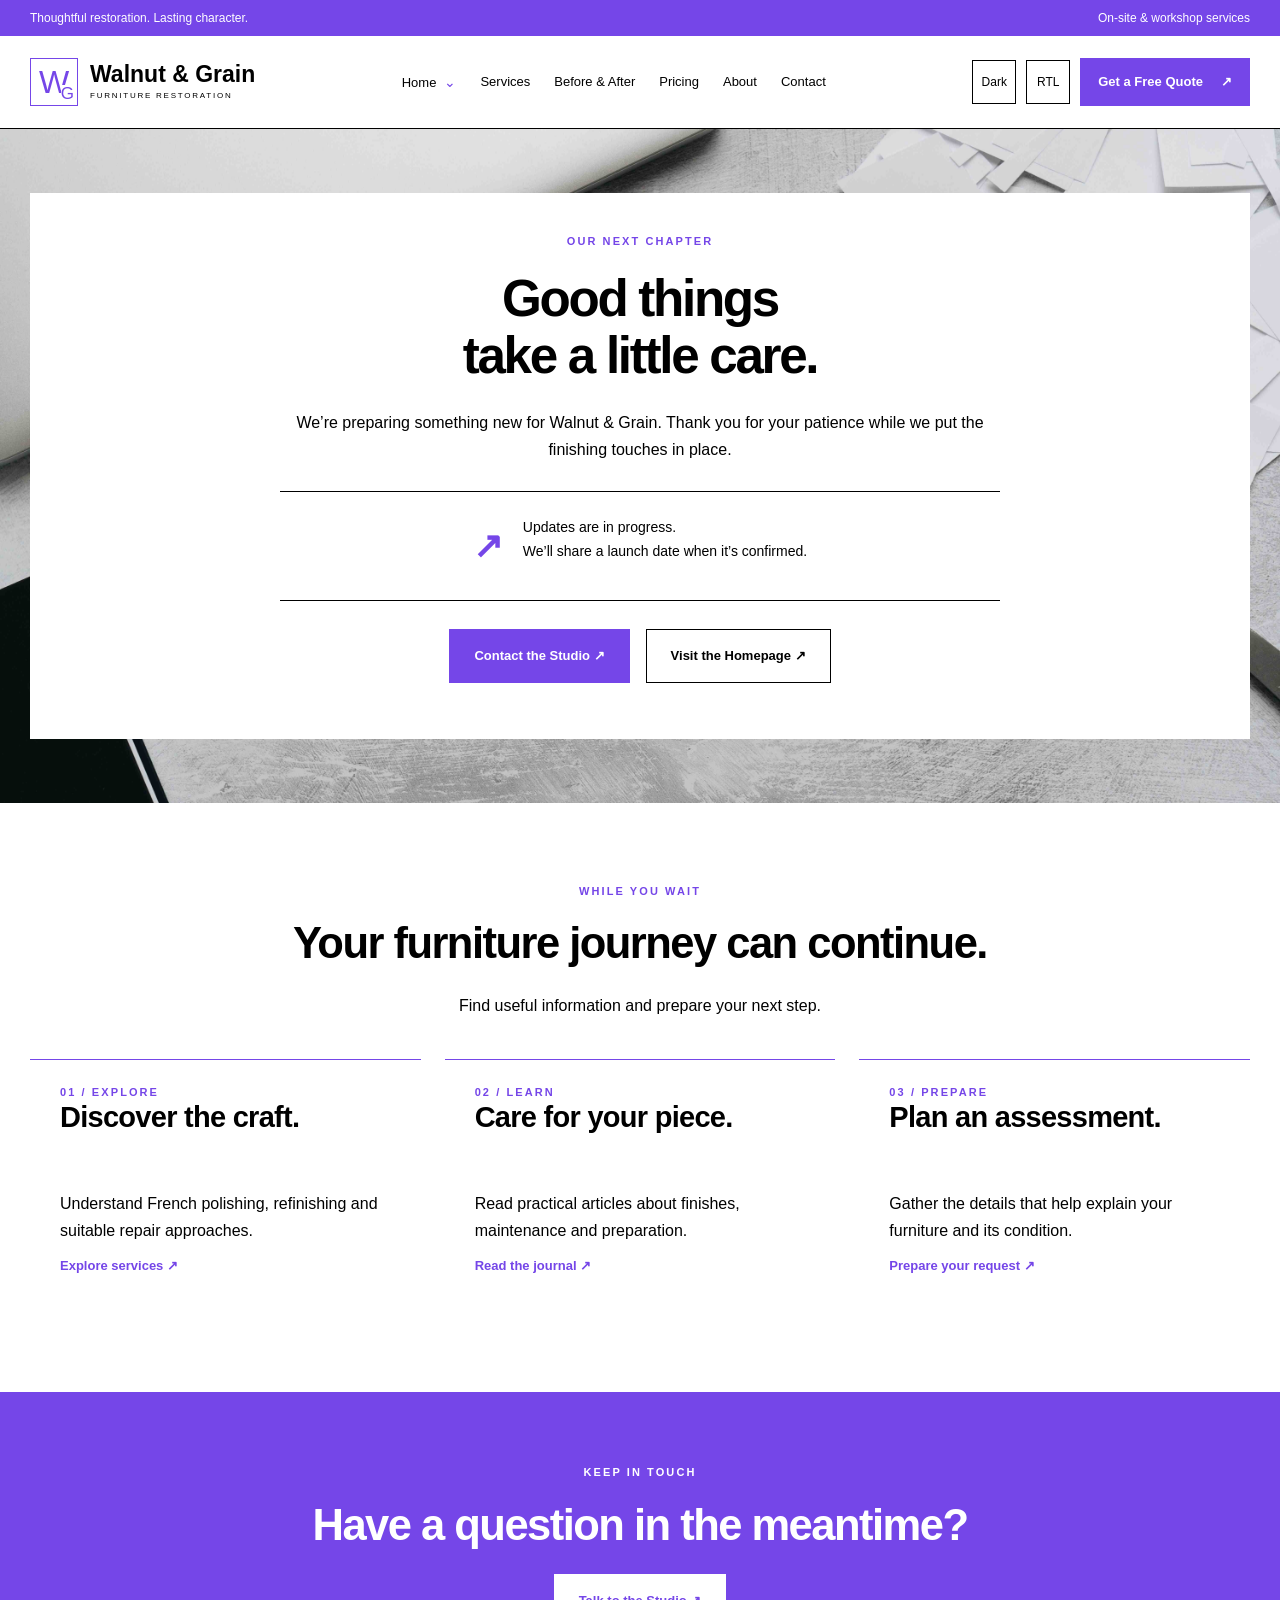
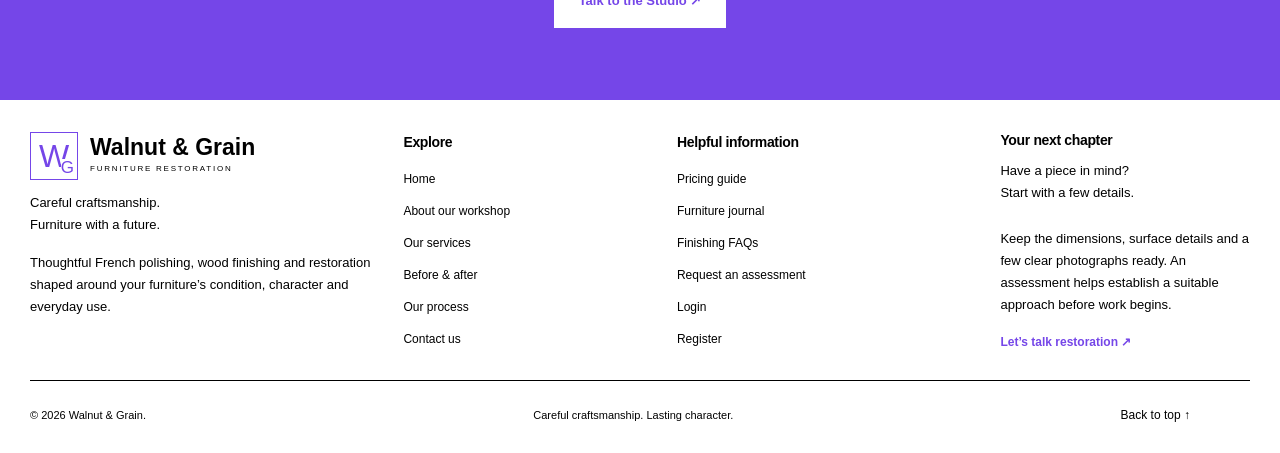
<file: coming-soon.html>
<!doctype html><html lang="en" dir="ltr"><head><meta charset="utf-8"><meta name="viewport" content="width=device-width,initial-scale=1"><meta name="description" content="Something considered is on its way. Stay in touch with Walnut & Grain while we prepare our next chapter."><meta property="og:title" content="Walnut & Grain — Furniture with a future"><meta property="og:description" content="Thoughtful furniture restoration and traditional French polishing."><meta property="og:type" content="website"><meta name="theme-color" content="#7546E8"><title>Coming Soon | Walnut & Grain</title><link rel="stylesheet" href="assets/vendor/bootstrap.min.css"><link rel="stylesheet" href="assets/css/style.css"><meta name="robots" content="noindex"><link rel="icon" type="image/svg+xml" href="assets/images/favicon.svg"><link rel="icon" sizes="any" href="assets/images/favicon.ico"><link rel="apple-touch-icon" href="assets/images/favicon.png"></head><body><a class="skip" href="#main">Skip to content</a><div class="topline">Thoughtful restoration. Lasting character.<span>On-site & workshop services</span></div><header><a class="brand" href="#home" aria-label="Walnut and Grain home"><span class="brand-mark" aria-hidden="true">W<span>G</span></span><span>Walnut & Grain<small>FURNITURE RESTORATION</small></span></a><button id="menu-toggle" class="utility menu-toggle" aria-label="Open navigation" aria-controls="navigation" aria-expanded="false">☰</button><nav id="navigation" aria-label="Main navigation"><details class="home-dropdown"><summary>Home <span aria-hidden="true">⌄</span></summary><div><a href="index.html">Home 1</a><a href="home-2.html">Home 2</a></div></details><a href="services.html">Services</a><a href="gallery.html">Before & After</a><a href="pricing.html">Pricing</a><a href="about.html">About</a><a href="contact.html">Contact</a></nav><div class="header-actions"><button class="utility" id="theme" aria-label="Switch color theme">Dark</button><button class="utility" id="rtl" aria-pressed="false">RTL</button><a class="button compact" href="booking.html">Get a Free Quote <span aria-hidden="true">↗</span></a></div></header><main id="main"><section id="home" class="page-heading coming-heading"><div class="coming-copy"><p class="eyebrow">OUR NEXT CHAPTER</p><h1>Good things<br>take a little care.</h1><p>We’re preparing something new for Walnut &amp; Grain. Thank you for your patience while we put the finishing touches in place.</p><div class="coming-status"><span aria-hidden="true">↗</span><p>Updates are in progress.<br>We’ll share a launch date when it’s confirmed.</p></div><div class="error-actions"><a class="button" href="contact.html">Contact the Studio ↗</a><a class="button secondary" href="index.html">Visit the Homepage ↗</a></div></div></section><section class="section"><div class="section-heading"><p class="eyebrow">WHILE YOU WAIT</p><h2>Your furniture journey can continue.</h2><p>Find useful information and prepare your next step.</p></div><div class="grid-three error-routes"><article class="plain-card"><p class="eyebrow">01 / EXPLORE</p><h3>Discover the craft.</h3><p>Understand French polishing, refinishing and suitable repair approaches.</p><a class="text-link" href="services.html">Explore services ↗</a></article><article class="plain-card"><p class="eyebrow">02 / LEARN</p><h3>Care for your piece.</h3><p>Read practical articles about finishes, maintenance and preparation.</p><a class="text-link" href="blog.html">Read the journal ↗</a></article><article class="plain-card"><p class="eyebrow">03 / PREPARE</p><h3>Plan an assessment.</h3><p>Gather the details that help explain your furniture and its condition.</p><a class="text-link" href="booking.html">Prepare your request ↗</a></article></div></section><section id="quote" class="final-cta"><p class="eyebrow">KEEP IN TOUCH</p><h2>Have a question in the meantime?</h2><a class="button light" href="contact.html">Talk to the Studio ↗</a></section></main><footer><div class="footer-grid"><div><a class="brand" href="#home"><span class="brand-mark" aria-hidden="true">W<span>G</span></span><span>Walnut & Grain<small>FURNITURE RESTORATION</small></span></a><p>Careful craftsmanship.<br>Furniture with a future.</p><p class="footer-about-copy">Thoughtful French polishing, wood finishing and restoration shaped around your furniture’s condition, character and everyday use.</p></div><div><h3>Explore</h3><a href="index.html">Home</a><a href="about.html">About our workshop</a><a href="services.html">Our services</a><a href="gallery.html">Before &amp; after</a><a href="index.html#process">Our process</a><a href="contact.html">Contact us</a></div><div><h3>Helpful information</h3><a href="pricing.html">Pricing guide</a><a href="blog.html">Furniture journal</a><a href="index.html#faq">Finishing FAQs</a><a href="booking.html">Request an assessment</a><a href="login.html">Login</a><a href="register.html">Register</a></div><div><h3>Your next chapter</h3><p>Have a piece in mind?<br>Start with a few details.</p><p class="footer-assessment-copy">Keep the dimensions, surface details and a few clear photographs ready. An assessment helps establish a suitable approach before work begins.</p><a class="text-link" href="#quote">Let’s talk restoration ↗</a></div></div><div class="footer-bottom"><span>© <span id="year">2026</span> Walnut & Grain.</span><span>Careful craftsmanship. Lasting character.</span><a href="#home">Back to top ↑</a></div></footer><button id="to-top" class="to-top" aria-label="Scroll to top" hidden>↑</button><script src="assets/js/main.js"></script></body></html>
</file>
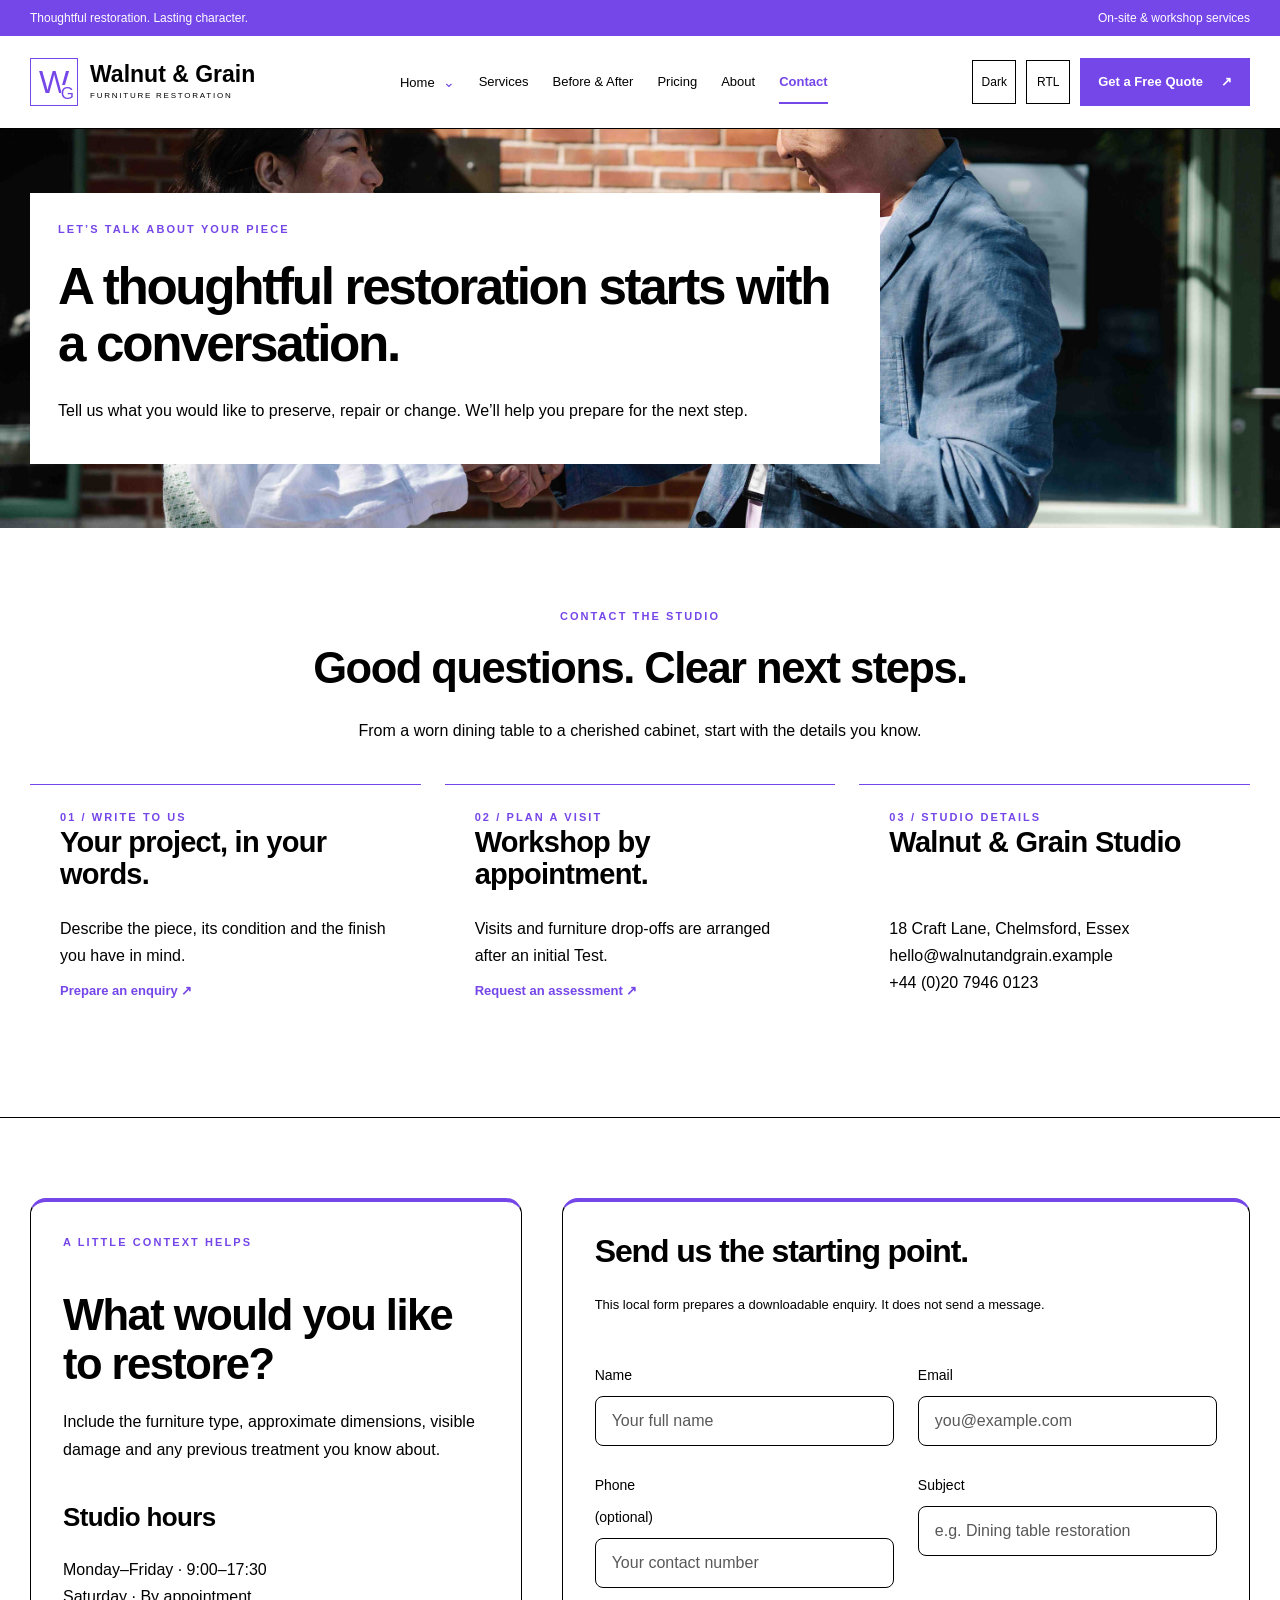
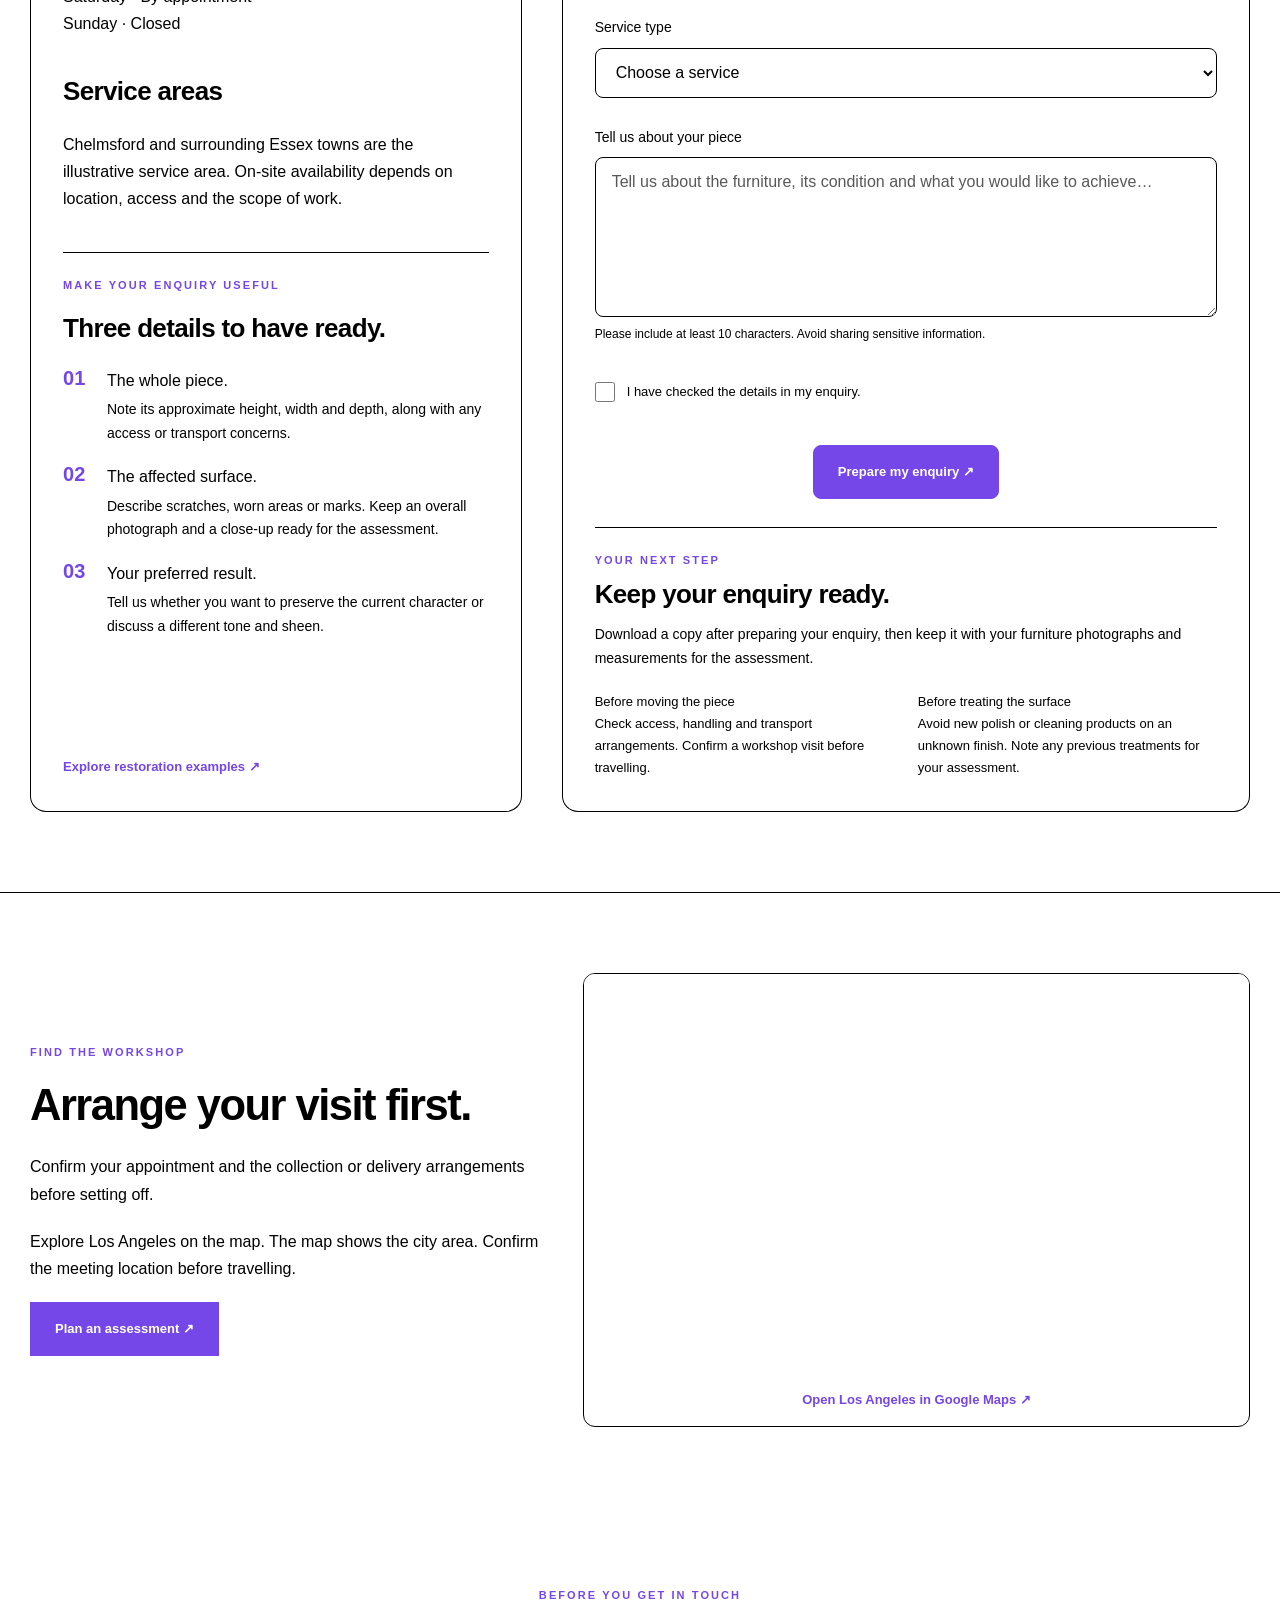
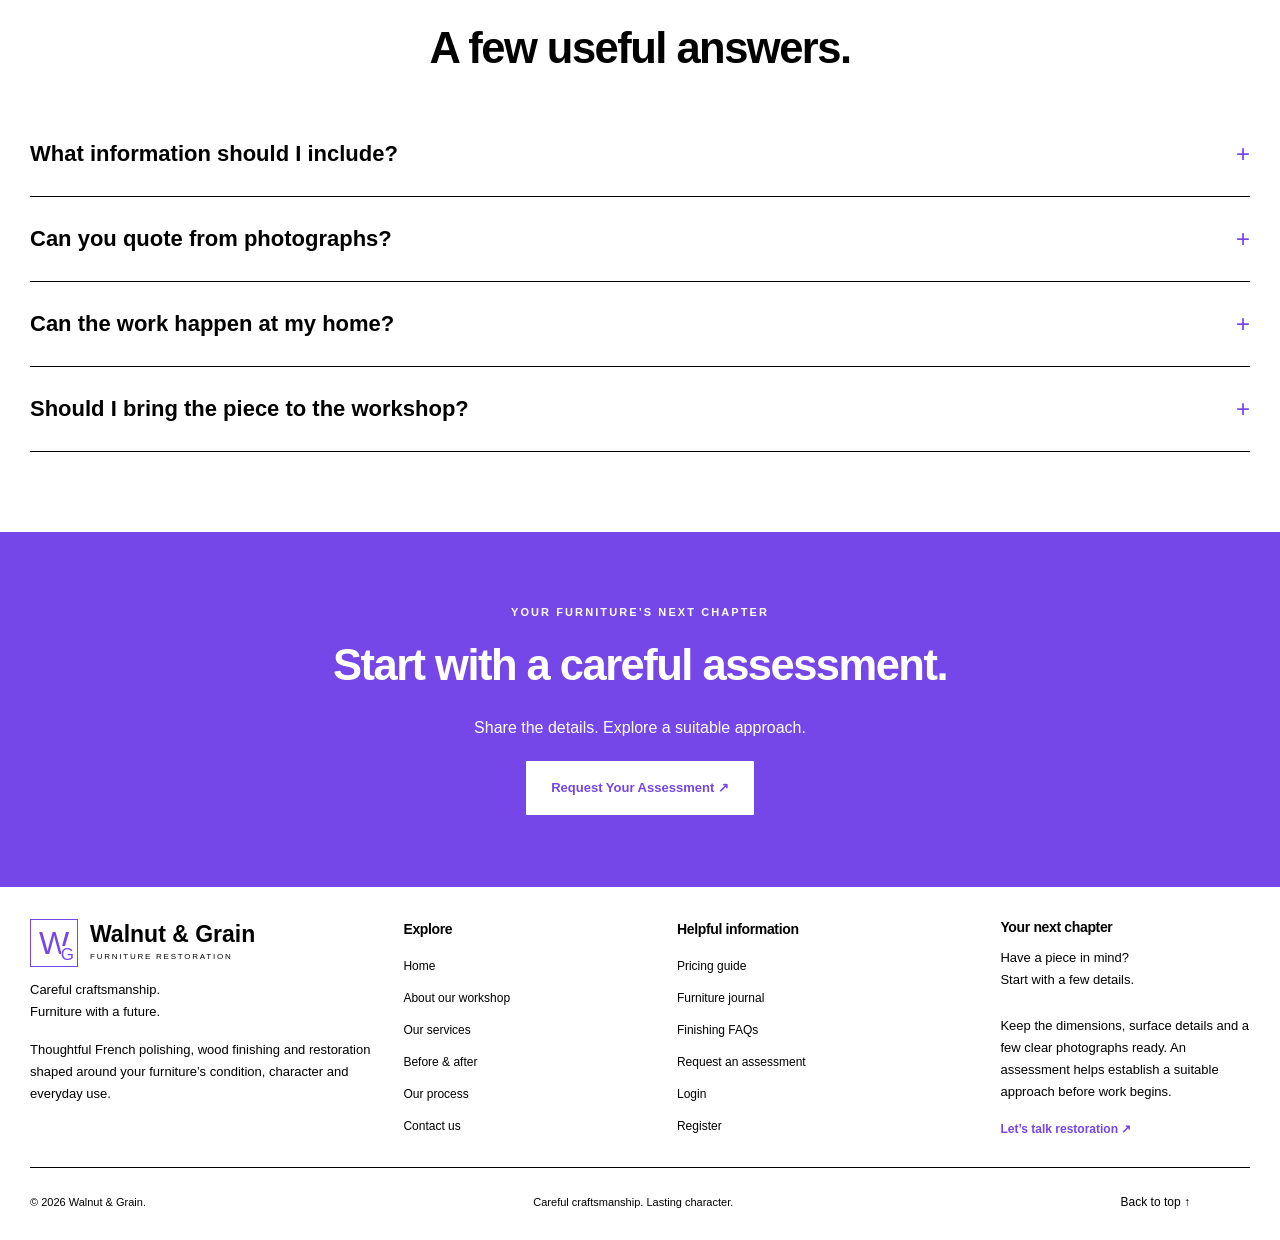
<file: contact.html>
<!doctype html><html lang="en" dir="ltr"><head><meta charset="utf-8"><meta name="viewport" content="width=device-width,initial-scale=1"><meta name="description" content="Discuss your furniture restoration project, workshop assessments and service availability with Walnut & Grain."><meta property="og:title" content="Walnut & Grain — Furniture with a future"><meta property="og:description" content="Thoughtful furniture restoration and traditional French polishing."><meta property="og:type" content="website"><meta name="theme-color" content="#7546E8"><title>Contact Us | Walnut & Grain</title><link rel="stylesheet" href="assets/vendor/bootstrap.min.css"><link rel="stylesheet" href="assets/css/style.css"><link rel="icon" type="image/svg+xml" href="assets/images/favicon.svg"><link rel="icon" sizes="any" href="assets/images/favicon.ico"><link rel="apple-touch-icon" href="assets/images/favicon.png"></head><body><a class="skip" href="#main">Skip to content</a><div class="topline">Thoughtful restoration. Lasting character.<span>On-site & workshop services</span></div><header><a class="brand" href="#home" aria-label="Walnut and Grain home"><span class="brand-mark" aria-hidden="true">W<span>G</span></span><span>Walnut & Grain<small>FURNITURE RESTORATION</small></span></a><button id="menu-toggle" class="utility menu-toggle" aria-label="Open navigation" aria-controls="navigation" aria-expanded="false">☰</button><nav id="navigation" aria-label="Main navigation"><details class="home-dropdown"><summary>Home <span aria-hidden="true">⌄</span></summary><div><a href="index.html">Home 1</a><a href="home-2.html">Home 2</a></div></details><a href="services.html">Services</a><a href="gallery.html">Before & After</a><a href="pricing.html">Pricing</a><a href="about.html">About</a><a href="contact.html">Contact</a></nav><div class="header-actions"><button class="utility" id="theme" aria-label="Switch color theme">Dark</button><button class="utility" id="rtl" aria-pressed="false">RTL</button><a class="button compact" href="booking.html">Get a Free Quote <span aria-hidden="true">↗</span></a></div></header><main id="main"><section id="home" class="page-heading contact-heading"><div><p class="eyebrow">LET’S TALK ABOUT YOUR PIECE</p><h1>A thoughtful restoration starts with a conversation.</h1><p>Tell us what you would like to preserve, repair or change. We’ll help you prepare for the next step.</p></div></section>
<section class="section"><div class="section-heading"><p class="eyebrow">CONTACT THE STUDIO</p><h2>Good questions. Clear next steps.</h2><p>From a worn dining table to a cherished cabinet, start with the details you know.</p></div><div class="grid-three contact-details"><article class="plain-card"><p class="eyebrow">01 / WRITE TO US</p><h3>Your project, in your words.</h3><p>Describe the piece, its condition and the finish you have in mind.</p><a class="text-link" href="#contact-form">Prepare an enquiry ↗</a></article><article class="plain-card"><p class="eyebrow">02 / PLAN A VISIT</p><h3>Workshop by appointment.</h3><p>Visits and furniture drop-offs are arranged after an initial Test.</p><a class="text-link" href="booking.html">Request an assessment ↗</a></article><article class="plain-card"><p class="eyebrow">03 / STUDIO DETAILS</p><h3>Walnut &amp; Grain Studio</h3><p>18 Craft Lane, Chelmsford, Essex<br>hello@walnutandgrain.example<br>+44 (0)20 7946 0123</p></article></div></section>
<section class="section tinted contact-layout"><div class="contact-guide"><p class="eyebrow">A LITTLE CONTEXT HELPS</p><h2>What would you like to restore?</h2><p>Include the furniture type, approximate dimensions, visible damage and any previous treatment you know about.</p><div><h3>Studio hours</h3><p>Monday–Friday · 9:00–17:30<br>Saturday · By appointment<br>Sunday · Closed</p></div><div><h3>Service areas</h3><p>Chelmsford and surrounding Essex towns are the illustrative service area. On-site availability depends on location, access and the scope of work.</p></div><div class="contact-preparation"><p class="eyebrow">MAKE YOUR ENQUIRY USEFUL</p><h3>Three details to have ready.</h3><ol><li><strong>The whole piece.</strong><span>Note its approximate height, width and depth, along with any access or transport concerns.</span></li><li><strong>The affected surface.</strong><span>Describe scratches, worn areas or marks. Keep an overall photograph and a close-up ready for the assessment.</span></li><li><strong>Your preferred result.</strong><span>Tell us whether you want to preserve the current character or discuss a different tone and sheen.</span></li></ol></div><a class="text-link" href="gallery.html">Explore restoration examples ↗</a></div>
<form id="contact-form"><h2>Send us the starting point.</h2><p class="contact-note">This local form prepares a downloadable enquiry. It does not send a message.</p><div class="form-grid"><label>Name<input name="name" autocomplete="name" placeholder="Your full name" required maxlength="100"></label><label>Email<input name="email" type="email" autocomplete="email" placeholder="you@example.com" required maxlength="254"></label><label>Phone <span>(optional)</span><input name="phone" type="tel" autocomplete="tel" placeholder="Your contact number" maxlength="40"></label><label>Subject<input name="subject" placeholder="e.g. Dining table restoration" required maxlength="150"></label><label>Service type<select name="service" required><option value="">Choose a service</option><option>French polishing</option><option>Furniture restoration</option><option>Surface repair</option><option>Cabinet refinishing</option><option>Finish and aftercare advice</option><option>Not sure yet</option></select></label></div><label>Tell us about your piece<textarea name="message" rows="5" minlength="10" maxlength="5000" placeholder="Tell us about the furniture, its condition and what you would like to achieve…" required aria-describedby="contact-message-help"></textarea><small id="contact-message-help">Please include at least 10 characters. Avoid sharing sensitive information.</small></label><label class="consent"><input name="consent" type="checkbox" required> I have checked the details in my enquiry.</label><div class="contact-form-actions"><button class="button" type="submit">Prepare my enquiry ↗</button><a id="contact-download" class="button outline" download="walnut-grain-contact-enquiry.txt" hidden>Download enquiry ↓</a></div><p id="contact-status" role="status" aria-live="polite"></p><div class="contact-form-followup"><p class="eyebrow">YOUR NEXT STEP</p><h3>Keep your enquiry ready.</h3><p>Download a copy after preparing your enquiry, then keep it with your furniture photographs and measurements for the assessment.</p><div><p><strong>Before moving the piece</strong><br>Check access, handling and transport arrangements. Confirm a workshop visit before travelling.</p><p><strong>Before treating the surface</strong><br>Avoid new polish or cleaning products on an unknown finish. Note any previous treatments for your assessment.</p></div></div></form></section>
<section class="section contact-location"><div><p class="eyebrow">FIND THE WORKSHOP</p><h2>Arrange your visit first.</h2><p>Confirm your appointment and the collection or delivery arrangements before setting off.</p><p>Explore Los Angeles on the map. The map shows the city area. Confirm the meeting location before travelling.</p><a class="button" href="booking.html">Plan an assessment ↗</a></div><div class="contact-map"><iframe title="Google Maps — Los Angeles, California" src="https://maps.google.com/maps?q=Los%20Angeles%2C%20California&amp;z=12&amp;output=embed" width="800" height="400" loading="lazy" referrerpolicy="no-referrer-when-downgrade" allowfullscreen></iframe><a class="text-link" href="https://www.google.com/maps/search/?api=1&amp;query=Los+Angeles+California" target="_blank" rel="noopener noreferrer">Open Los Angeles in Google Maps ↗</a></div></section>
<section class="section faq-section"><div class="section-heading"><p class="eyebrow">BEFORE YOU GET IN TOUCH</p><h2>A few useful answers.</h2></div><div class="faqs"><details><summary>What information should I include?<span>+</span></summary><p>Describe the furniture, its size, condition and intended use. Note any known finish or earlier repair.</p></details><details><summary>Can you quote from photographs?<span>+</span></summary><p>Photographs can help with an initial discussion. A firm scope and price may require an in-person inspection.</p></details><details><summary>Can the work happen at my home?<span>+</span></summary><p>Some work may be suitable on-site. Access, ventilation, preparation and the chosen finishing method determine what is practical.</p></details><details><summary>Should I bring the piece to the workshop?<span>+</span></summary><p>Arrange the visit first. Confirm handling, transport and storage requirements before moving the furniture.</p></details></div></section>
<section id="quote" class="final-cta"><p class="eyebrow">YOUR FURNITURE’S NEXT CHAPTER</p><h2>Start with a careful assessment.</h2><p>Share the details. Explore a suitable approach.</p><a class="button light" href="booking.html">Request Your Assessment ↗</a></section></main><footer><div class="footer-grid"><div><a class="brand" href="#home"><span class="brand-mark" aria-hidden="true">W<span>G</span></span><span>Walnut & Grain<small>FURNITURE RESTORATION</small></span></a><p>Careful craftsmanship.<br>Furniture with a future.</p><p class="footer-about-copy">Thoughtful French polishing, wood finishing and restoration shaped around your furniture’s condition, character and everyday use.</p></div><div><h3>Explore</h3><a href="index.html">Home</a><a href="about.html">About our workshop</a><a href="services.html">Our services</a><a href="gallery.html">Before &amp; after</a><a href="index.html#process">Our process</a><a href="contact.html">Contact us</a></div><div><h3>Helpful information</h3><a href="pricing.html">Pricing guide</a><a href="blog.html">Furniture journal</a><a href="index.html#faq">Finishing FAQs</a><a href="booking.html">Request an assessment</a><a href="login.html">Login</a><a href="register.html">Register</a></div><div><h3>Your next chapter</h3><p>Have a piece in mind?<br>Start with a few details.</p><p class="footer-assessment-copy">Keep the dimensions, surface details and a few clear photographs ready. An assessment helps establish a suitable approach before work begins.</p><a class="text-link" href="#quote">Let’s talk restoration ↗</a></div></div><div class="footer-bottom"><span>© <span id="year">2026</span> Walnut & Grain.</span><span>Careful craftsmanship. Lasting character.</span><a href="#home">Back to top ↑</a></div></footer><button id="to-top" class="to-top" aria-label="Scroll to top" hidden>↑</button><script src="assets/js/main.js"></script><script src="assets/js/contact.js"></script></body></html>
</file>
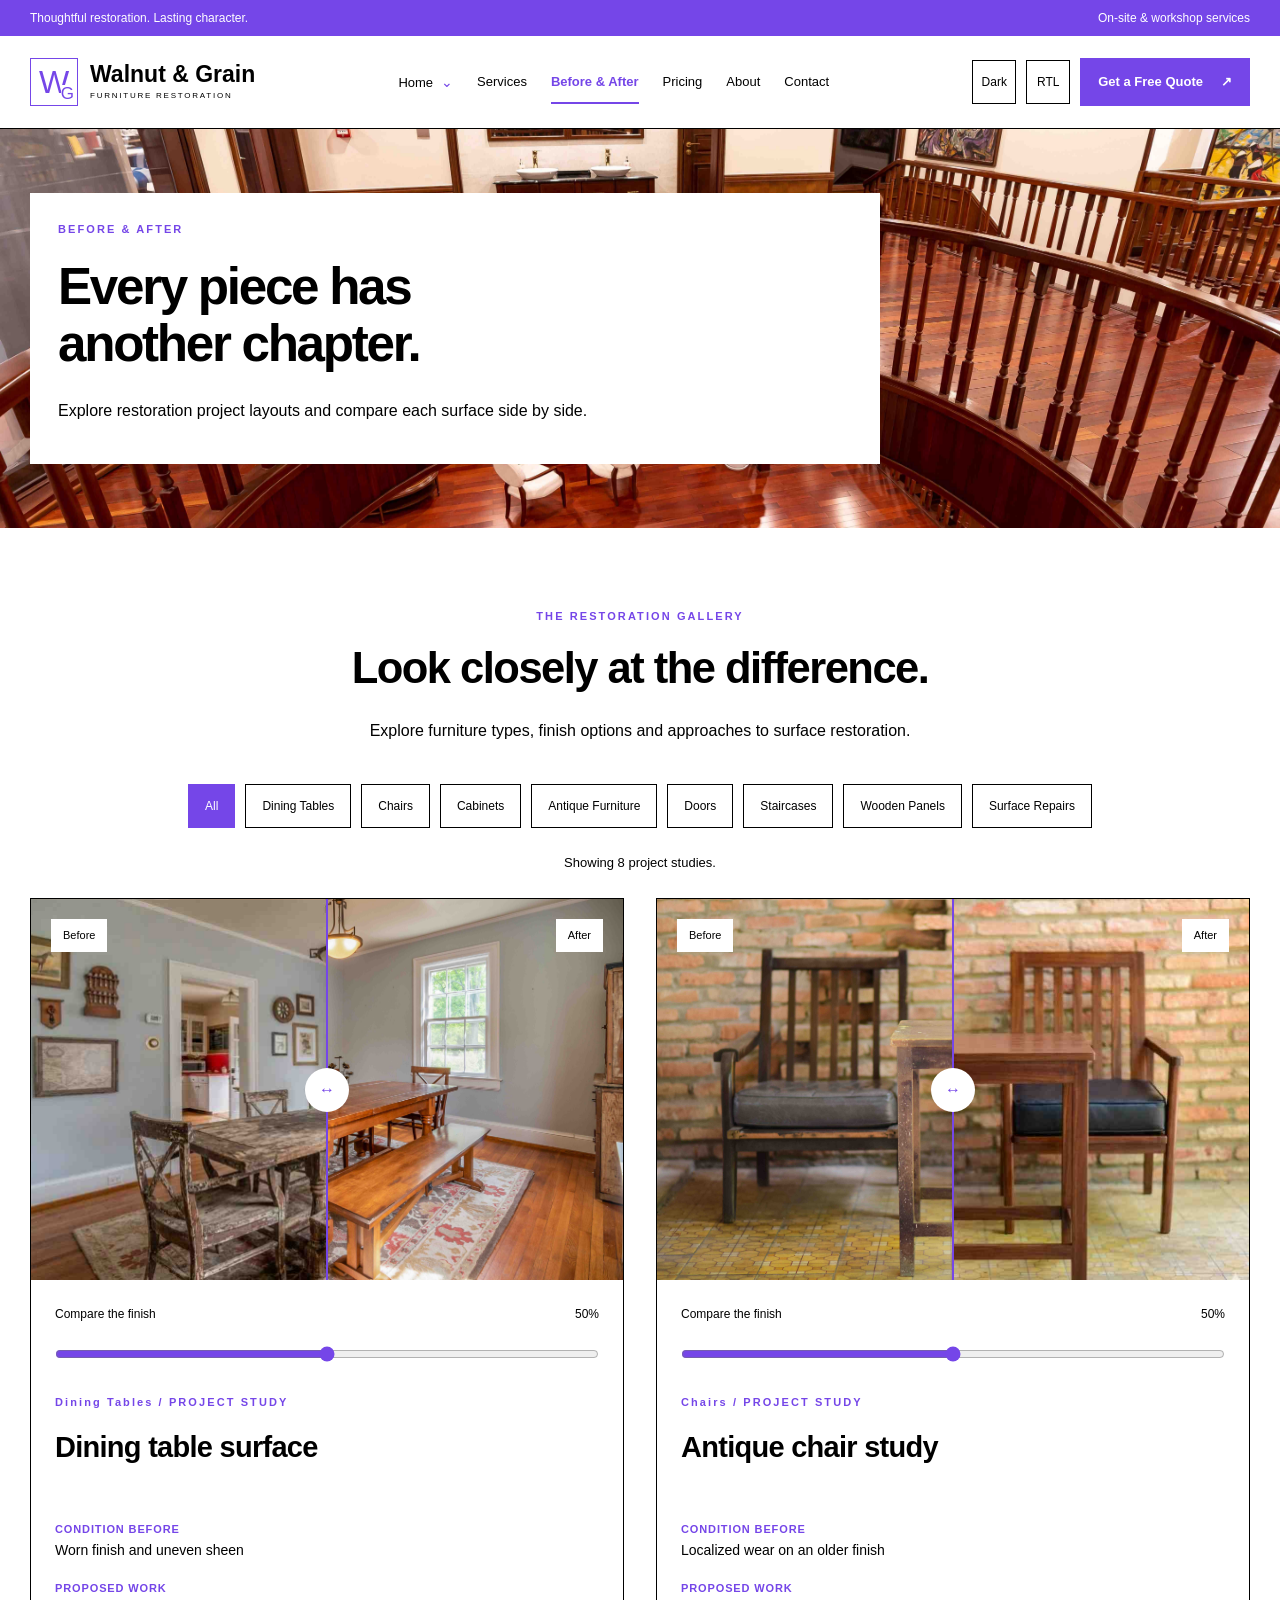
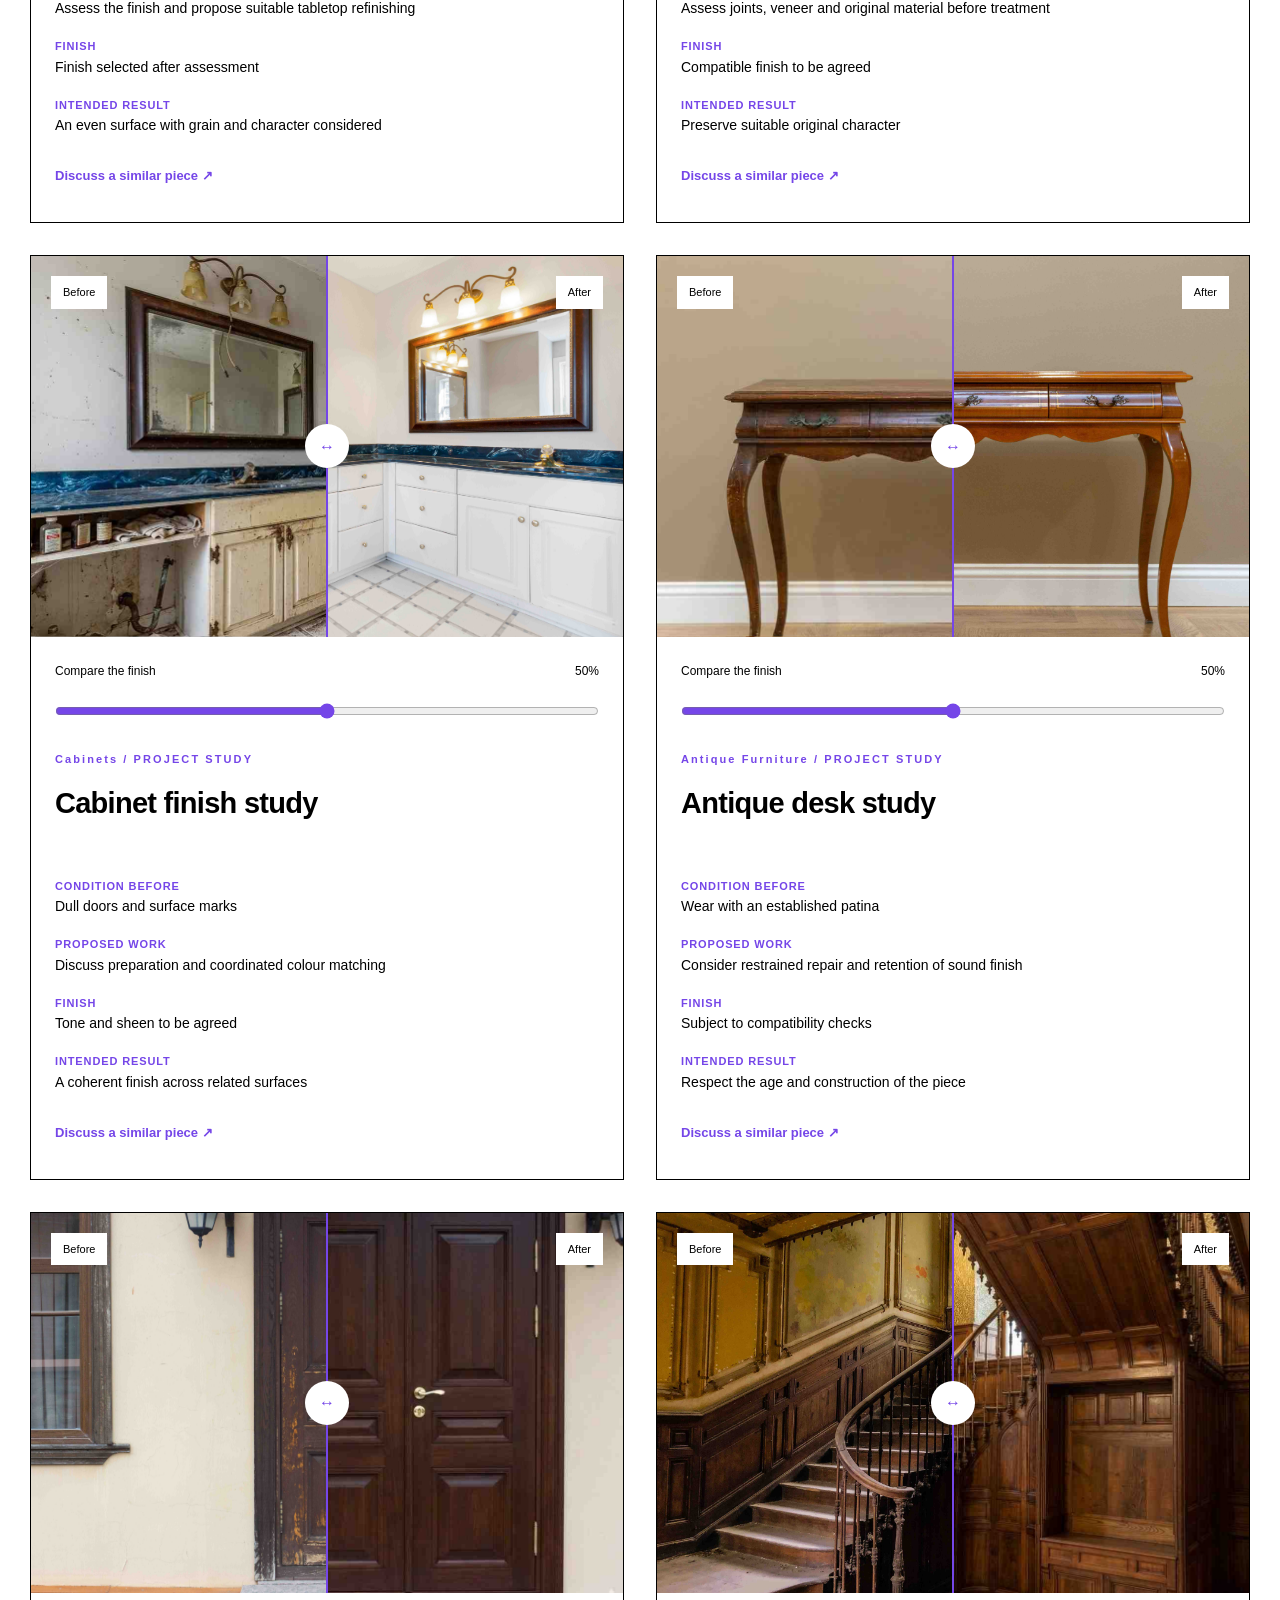
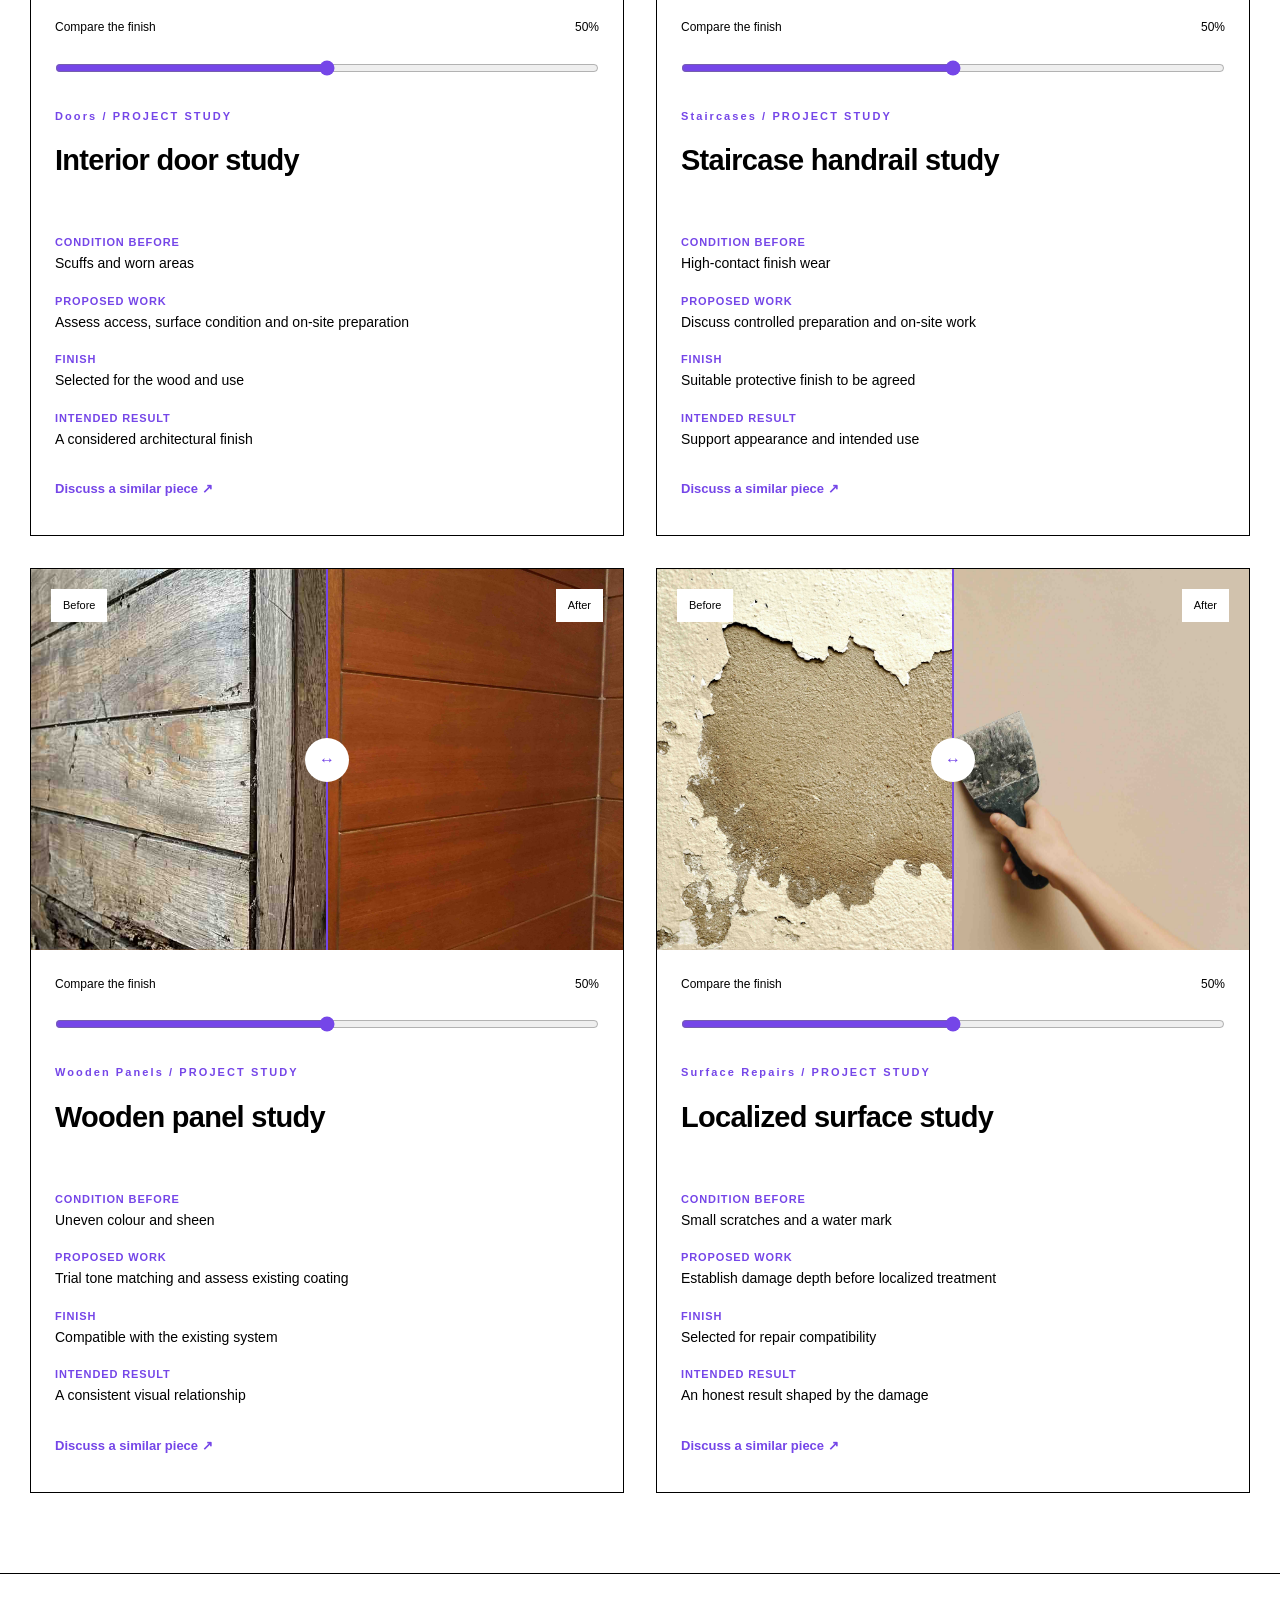
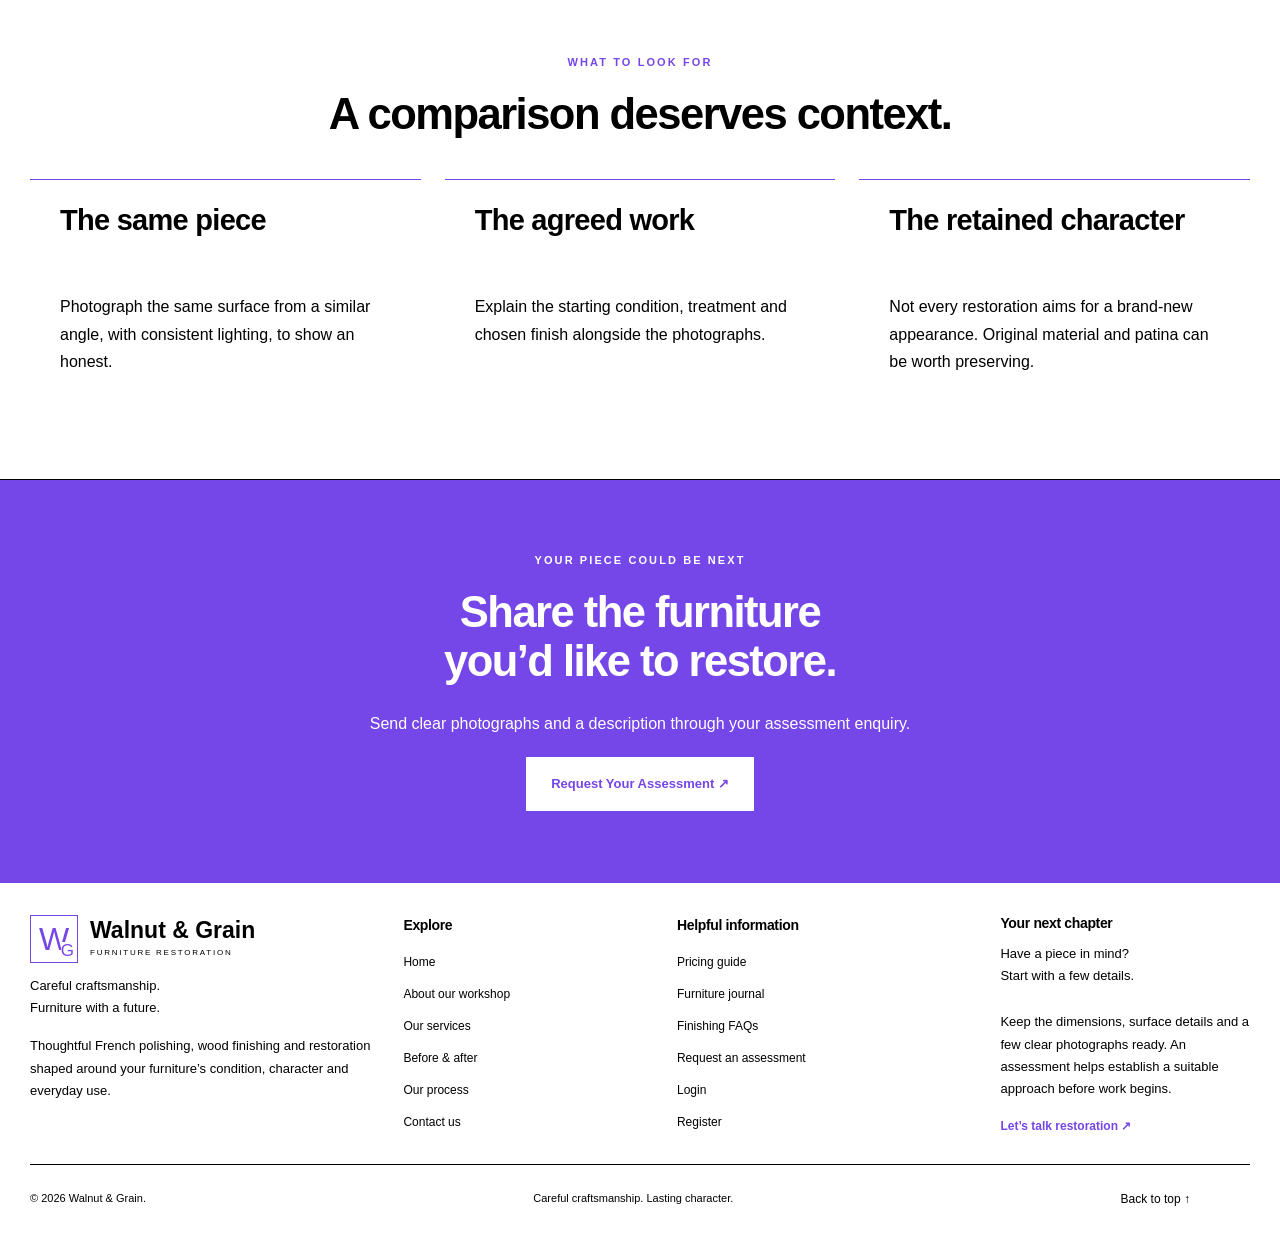
<file: gallery.html>
<!doctype html><html lang="en" dir="ltr"><head><meta charset="utf-8"><meta name="viewport" content="width=device-width,initial-scale=1"><meta name="description" content="Explore furniture restoration project studies with category filters and accessible before-and-after comparisons."><meta property="og:title" content="Walnut & Grain — Furniture with a future"><meta property="og:description" content="Thoughtful furniture restoration and traditional French polishing."><meta property="og:type" content="website"><meta name="theme-color" content="#7546E8"><title>Walnut & Grain | Before & After Restoration Gallery</title><link rel="stylesheet" href="assets/vendor/bootstrap.min.css"><link rel="stylesheet" href="assets/css/style.css"><link rel="icon" type="image/svg+xml" href="assets/images/favicon.svg"><link rel="icon" sizes="any" href="assets/images/favicon.ico"><link rel="apple-touch-icon" href="assets/images/favicon.png"></head><body><a class="skip" href="#main">Skip to content</a><div class="topline">Thoughtful restoration. Lasting character.<span>On-site & workshop services</span></div><header><a class="brand" href="#home" aria-label="Walnut and Grain home"><span class="brand-mark" aria-hidden="true">W<span>G</span></span><span>Walnut & Grain<small>FURNITURE RESTORATION</small></span></a><button id="menu-toggle" class="utility menu-toggle" aria-label="Open navigation" aria-controls="navigation" aria-expanded="false">☰</button><nav id="navigation" aria-label="Main navigation"><details class="home-dropdown"><summary>Home <span aria-hidden="true">⌄</span></summary><div><a href="index.html">Home 1</a><a href="home-2.html">Home 2</a></div></details><a href="services.html">Services</a><a href="gallery.html" aria-current="page">Before & After</a><a href="pricing.html">Pricing</a><a href="about.html">About</a><a href="contact.html">Contact</a></nav><div class="header-actions"><button class="utility" id="theme" aria-label="Switch color theme">Dark</button><button class="utility" id="rtl" aria-pressed="false">RTL</button><a class="button compact" href="booking.html">Get a Free Quote <span aria-hidden="true">↗</span></a></div></header><main id="main"><section id="home" class="page-heading gallery-heading"><div><p class="eyebrow">BEFORE & AFTER</p><h1>Every piece has<br>another chapter.</h1><p>Explore restoration project layouts and compare each surface side by side.</p></div></section><section id="work" class="section"><div class="section-heading"><p class="eyebrow">THE RESTORATION GALLERY</p><h2>Look closely at the difference.</h2><p>Explore furniture types, finish options and approaches to surface restoration.</p></div><div class="gallery-filters" role="group" aria-label="Filter restoration projects"><button class="utility gallery-filter" data-filter="All" aria-pressed="true">All</button><button class="utility gallery-filter" data-filter="Dining Tables" aria-pressed="false">Dining Tables</button><button class="utility gallery-filter" data-filter="Chairs" aria-pressed="false">Chairs</button><button class="utility gallery-filter" data-filter="Cabinets" aria-pressed="false">Cabinets</button><button class="utility gallery-filter" data-filter="Antique Furniture" aria-pressed="false">Antique Furniture</button><button class="utility gallery-filter" data-filter="Doors" aria-pressed="false">Doors</button><button class="utility gallery-filter" data-filter="Staircases" aria-pressed="false">Staircases</button><button class="utility gallery-filter" data-filter="Wooden Panels" aria-pressed="false">Wooden Panels</button><button class="utility gallery-filter" data-filter="Surface Repairs" aria-pressed="false">Surface Repairs</button></div><p id="gallery-status" role="status" aria-live="polite">Showing 8 project studies.</p><div class="gallery-grid"><article class="gallery-project" data-category="Dining Tables"><div class="comparison" id="comparison-0"><img src="assets/images/gallery/dining-table-after.jpg" alt="After photograph dining table surface" width="1400" height="900" loading="lazy"><div class="before-layer"><img src="assets/images/gallery/dining-table-before.jpg" alt="Before photograph the same dining table surface" width="1400" height="900" loading="lazy"></div><span class="compare-label before-label">Before</span><span class="compare-label after-label">After</span><div class="divider"><span aria-hidden="true">↔</span></div></div><div class="gallery-project-body"><label class="slider-label" for="range-0">Compare the finish <output id="output-0">50%</output></label><input id="range-0" class="gallery-range" type="range" min="0" max="100" value="50" data-target="comparison-0" data-output="output-0" aria-label="Percentage of before photograph visible for dining table surface"><p class="eyebrow">Dining Tables / PROJECT STUDY</p><h3>Dining table surface</h3><dl><dt>Condition before</dt><dd>Worn finish and uneven sheen</dd><dt>Proposed work</dt><dd>Assess the finish and propose suitable tabletop refinishing</dd><dt>Finish</dt><dd>Finish selected after assessment</dd><dt>Intended result</dt><dd>An even surface with grain and character considered</dd></dl><a class="text-link" href="booking.html">Discuss a similar piece ↗</a></div></article><article class="gallery-project" data-category="Chairs"><div class="comparison" id="comparison-1"><img src="assets/images/gallery/antique-chair-after.jpg" alt="After photograph antique chair study" width="1400" height="900" loading="lazy"><div class="before-layer"><img src="assets/images/gallery/antique-chair-before.jpg" alt="Before photograph the same antique chair study" width="1400" height="900" loading="lazy"></div><span class="compare-label before-label">Before</span><span class="compare-label after-label">After</span><div class="divider"><span aria-hidden="true">↔</span></div></div><div class="gallery-project-body"><label class="slider-label" for="range-1">Compare the finish <output id="output-1">50%</output></label><input id="range-1" class="gallery-range" type="range" min="0" max="100" value="50" data-target="comparison-1" data-output="output-1" aria-label="Percentage of before photograph visible for antique chair study"><p class="eyebrow">Chairs / PROJECT STUDY</p><h3>Antique chair study</h3><dl><dt>Condition before</dt><dd>Localized wear on an older finish</dd><dt>Proposed work</dt><dd>Assess joints, veneer and original material before treatment</dd><dt>Finish</dt><dd>Compatible finish to be agreed</dd><dt>Intended result</dt><dd>Preserve suitable original character</dd></dl><a class="text-link" href="booking.html">Discuss a similar piece ↗</a></div></article><article class="gallery-project" data-category="Cabinets"><div class="comparison" id="comparison-2"><img src="assets/images/gallery/cabinet-after.jpg" alt="After photograph cabinet finish study" width="1400" height="900" loading="lazy"><div class="before-layer"><img src="assets/images/gallery/cabinet-before.jpg" alt="Before photograph the same cabinet finish study" width="1400" height="900" loading="lazy"></div><span class="compare-label before-label">Before</span><span class="compare-label after-label">After</span><div class="divider"><span aria-hidden="true">↔</span></div></div><div class="gallery-project-body"><label class="slider-label" for="range-2">Compare the finish <output id="output-2">50%</output></label><input id="range-2" class="gallery-range" type="range" min="0" max="100" value="50" data-target="comparison-2" data-output="output-2" aria-label="Percentage of before photograph visible for cabinet finish study"><p class="eyebrow">Cabinets / PROJECT STUDY</p><h3>Cabinet finish study</h3><dl><dt>Condition before</dt><dd>Dull doors and surface marks</dd><dt>Proposed work</dt><dd>Discuss preparation and coordinated colour matching</dd><dt>Finish</dt><dd>Tone and sheen to be agreed</dd><dt>Intended result</dt><dd>A coherent finish across related surfaces</dd></dl><a class="text-link" href="booking.html">Discuss a similar piece ↗</a></div></article><article class="gallery-project" data-category="Antique Furniture"><div class="comparison" id="comparison-3"><img src="assets/images/gallery/antique-desk-after.jpg" alt="After photograph antique desk study" width="1400" height="900" loading="lazy"><div class="before-layer"><img src="assets/images/gallery/antique-desk-before.jpg" alt="Before photograph the same antique desk study" width="1400" height="900" loading="lazy"></div><span class="compare-label before-label">Before</span><span class="compare-label after-label">After</span><div class="divider"><span aria-hidden="true">↔</span></div></div><div class="gallery-project-body"><label class="slider-label" for="range-3">Compare the finish <output id="output-3">50%</output></label><input id="range-3" class="gallery-range" type="range" min="0" max="100" value="50" data-target="comparison-3" data-output="output-3" aria-label="Percentage of before photograph visible for antique desk study"><p class="eyebrow">Antique Furniture / PROJECT STUDY</p><h3>Antique desk study</h3><dl><dt>Condition before</dt><dd>Wear with an established patina</dd><dt>Proposed work</dt><dd>Consider restrained repair and retention of sound finish</dd><dt>Finish</dt><dd>Subject to compatibility checks</dd><dt>Intended result</dt><dd>Respect the age and construction of the piece</dd></dl><a class="text-link" href="booking.html">Discuss a similar piece ↗</a></div></article><article class="gallery-project" data-category="Doors"><div class="comparison" id="comparison-4"><img src="assets/images/gallery/door-after.jpg" alt="After photograph interior door study" width="1400" height="900" loading="lazy"><div class="before-layer"><img src="assets/images/gallery/door-before.jpg" alt="Before photograph the same interior door study" width="1400" height="900" loading="lazy"></div><span class="compare-label before-label">Before</span><span class="compare-label after-label">After</span><div class="divider"><span aria-hidden="true">↔</span></div></div><div class="gallery-project-body"><label class="slider-label" for="range-4">Compare the finish <output id="output-4">50%</output></label><input id="range-4" class="gallery-range" type="range" min="0" max="100" value="50" data-target="comparison-4" data-output="output-4" aria-label="Percentage of before photograph visible for interior door study"><p class="eyebrow">Doors / PROJECT STUDY</p><h3>Interior door study</h3><dl><dt>Condition before</dt><dd>Scuffs and worn areas</dd><dt>Proposed work</dt><dd>Assess access, surface condition and on-site preparation</dd><dt>Finish</dt><dd>Selected for the wood and use</dd><dt>Intended result</dt><dd>A considered architectural finish</dd></dl><a class="text-link" href="booking.html">Discuss a similar piece ↗</a></div></article><article class="gallery-project" data-category="Staircases"><div class="comparison" id="comparison-5"><img src="assets/images/gallery/staircase-after.jpg" alt="After photograph staircase handrail study" width="1400" height="900" loading="lazy"><div class="before-layer"><img src="assets/images/gallery/staircase-before.jpg" alt="Before photograph the same staircase handrail study" width="1400" height="900" loading="lazy"></div><span class="compare-label before-label">Before</span><span class="compare-label after-label">After</span><div class="divider"><span aria-hidden="true">↔</span></div></div><div class="gallery-project-body"><label class="slider-label" for="range-5">Compare the finish <output id="output-5">50%</output></label><input id="range-5" class="gallery-range" type="range" min="0" max="100" value="50" data-target="comparison-5" data-output="output-5" aria-label="Percentage of before photograph visible for staircase handrail study"><p class="eyebrow">Staircases / PROJECT STUDY</p><h3>Staircase handrail study</h3><dl><dt>Condition before</dt><dd>High-contact finish wear</dd><dt>Proposed work</dt><dd>Discuss controlled preparation and on-site work</dd><dt>Finish</dt><dd>Suitable protective finish to be agreed</dd><dt>Intended result</dt><dd>Support appearance and intended use</dd></dl><a class="text-link" href="booking.html">Discuss a similar piece ↗</a></div></article><article class="gallery-project" data-category="Wooden Panels"><div class="comparison" id="comparison-6"><img src="assets/images/gallery/wooden-panel-after.jpg" alt="After photograph wooden panel study" width="1400" height="900" loading="lazy"><div class="before-layer"><img src="assets/images/gallery/wooden-panel-before.jpg" alt="Before photograph the same wooden panel study" width="1400" height="900" loading="lazy"></div><span class="compare-label before-label">Before</span><span class="compare-label after-label">After</span><div class="divider"><span aria-hidden="true">↔</span></div></div><div class="gallery-project-body"><label class="slider-label" for="range-6">Compare the finish <output id="output-6">50%</output></label><input id="range-6" class="gallery-range" type="range" min="0" max="100" value="50" data-target="comparison-6" data-output="output-6" aria-label="Percentage of before photograph visible for wooden panel study"><p class="eyebrow">Wooden Panels / PROJECT STUDY</p><h3>Wooden panel study</h3><dl><dt>Condition before</dt><dd>Uneven colour and sheen</dd><dt>Proposed work</dt><dd>Trial tone matching and assess existing coating</dd><dt>Finish</dt><dd>Compatible with the existing system</dd><dt>Intended result</dt><dd>A consistent visual relationship</dd></dl><a class="text-link" href="booking.html">Discuss a similar piece ↗</a></div></article><article class="gallery-project" data-category="Surface Repairs"><div class="comparison" id="comparison-7"><img src="assets/images/gallery/surface-repair-after.jpg" alt="After photograph localized surface study" width="1400" height="900" loading="lazy"><div class="before-layer"><img src="assets/images/gallery/surface-repair-before.jpg" alt="Before photograph the same localized surface study" width="1400" height="900" loading="lazy"></div><span class="compare-label before-label">Before</span><span class="compare-label after-label">After</span><div class="divider"><span aria-hidden="true">↔</span></div></div><div class="gallery-project-body"><label class="slider-label" for="range-7">Compare the finish <output id="output-7">50%</output></label><input id="range-7" class="gallery-range" type="range" min="0" max="100" value="50" data-target="comparison-7" data-output="output-7" aria-label="Percentage of before photograph visible for localized surface study"><p class="eyebrow">Surface Repairs / PROJECT STUDY</p><h3>Localized surface study</h3><dl><dt>Condition before</dt><dd>Small scratches and a water mark</dd><dt>Proposed work</dt><dd>Establish damage depth before localized treatment</dd><dt>Finish</dt><dd>Selected for repair compatibility</dd><dt>Intended result</dt><dd>An honest result shaped by the damage</dd></dl><a class="text-link" href="booking.html">Discuss a similar piece ↗</a></div></article></div></section><section class="section tinted"><div class="section-heading"><p class="eyebrow">WHAT TO LOOK FOR</p><h2>A comparison deserves context.</h2></div><div class="grid-three"><article class="plain-card"><h3>The same piece</h3><p>Photograph the same surface from a similar angle, with consistent lighting, to show an honest.</p></article><article class="plain-card"><h3>The agreed work</h3><p>Explain the starting condition, treatment and chosen finish alongside the photographs.</p></article><article class="plain-card"><h3>The retained character</h3><p>Not every restoration aims for a brand-new appearance. Original material and patina can be worth preserving.</p></article></div></section><section id="quote" class="final-cta"><p class="eyebrow">YOUR PIECE COULD BE NEXT</p><h2>Share the furniture<br>you’d like to restore.</h2><p>Send clear photographs and a description through your assessment enquiry.</p><a class="button light" href="booking.html">Request Your Assessment ↗</a></section></main><footer><div class="footer-grid"><div><a class="brand" href="#home"><span class="brand-mark" aria-hidden="true">W<span>G</span></span><span>Walnut & Grain<small>FURNITURE RESTORATION</small></span></a><p>Careful craftsmanship.<br>Furniture with a future.</p><p class="footer-about-copy">Thoughtful French polishing, wood finishing and restoration shaped around your furniture’s condition, character and everyday use.</p></div><div><h3>Explore</h3><a href="index.html">Home</a><a href="about.html">About our workshop</a><a href="services.html">Our services</a><a href="gallery.html">Before &amp; after</a><a href="index.html#process">Our process</a><a href="contact.html">Contact us</a></div><div><h3>Helpful information</h3><a href="pricing.html">Pricing guide</a><a href="blog.html">Furniture journal</a><a href="index.html#faq">Finishing FAQs</a><a href="booking.html">Request an assessment</a><a href="login.html">Login</a><a href="register.html">Register</a></div><div><h3>Your next chapter</h3><p>Have a piece in mind?<br>Start with a few details.</p><p class="footer-assessment-copy">Keep the dimensions, surface details and a few clear photographs ready. An assessment helps establish a suitable approach before work begins.</p><a class="text-link" href="#quote">Let’s talk restoration ↗</a></div></div><div class="footer-bottom"><span>© <span id="year">2026</span> Walnut & Grain.</span><span>Careful craftsmanship. Lasting character.</span><a href="#home">Back to top ↑</a></div></footer><button id="to-top" class="to-top" aria-label="Scroll to top" hidden>↑</button><script src="assets/js/main.js"></script></body></html>
</file>
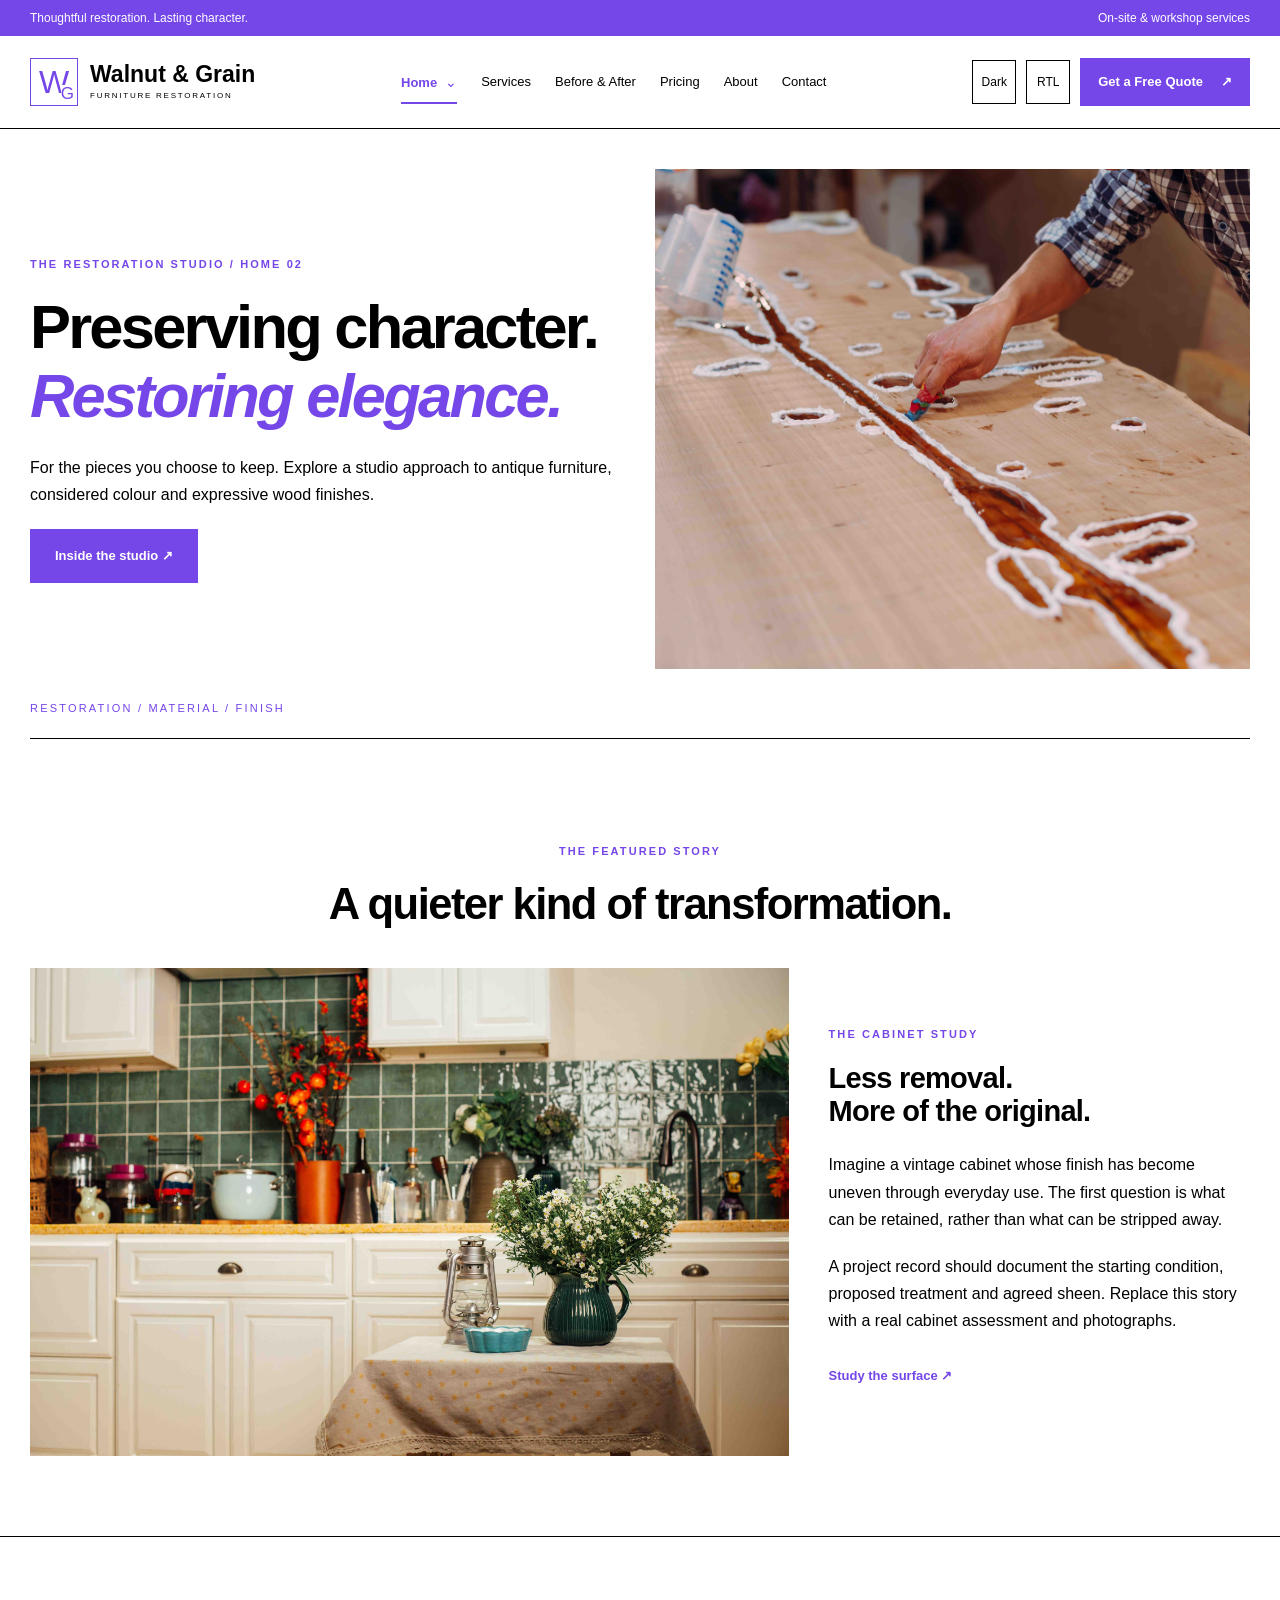
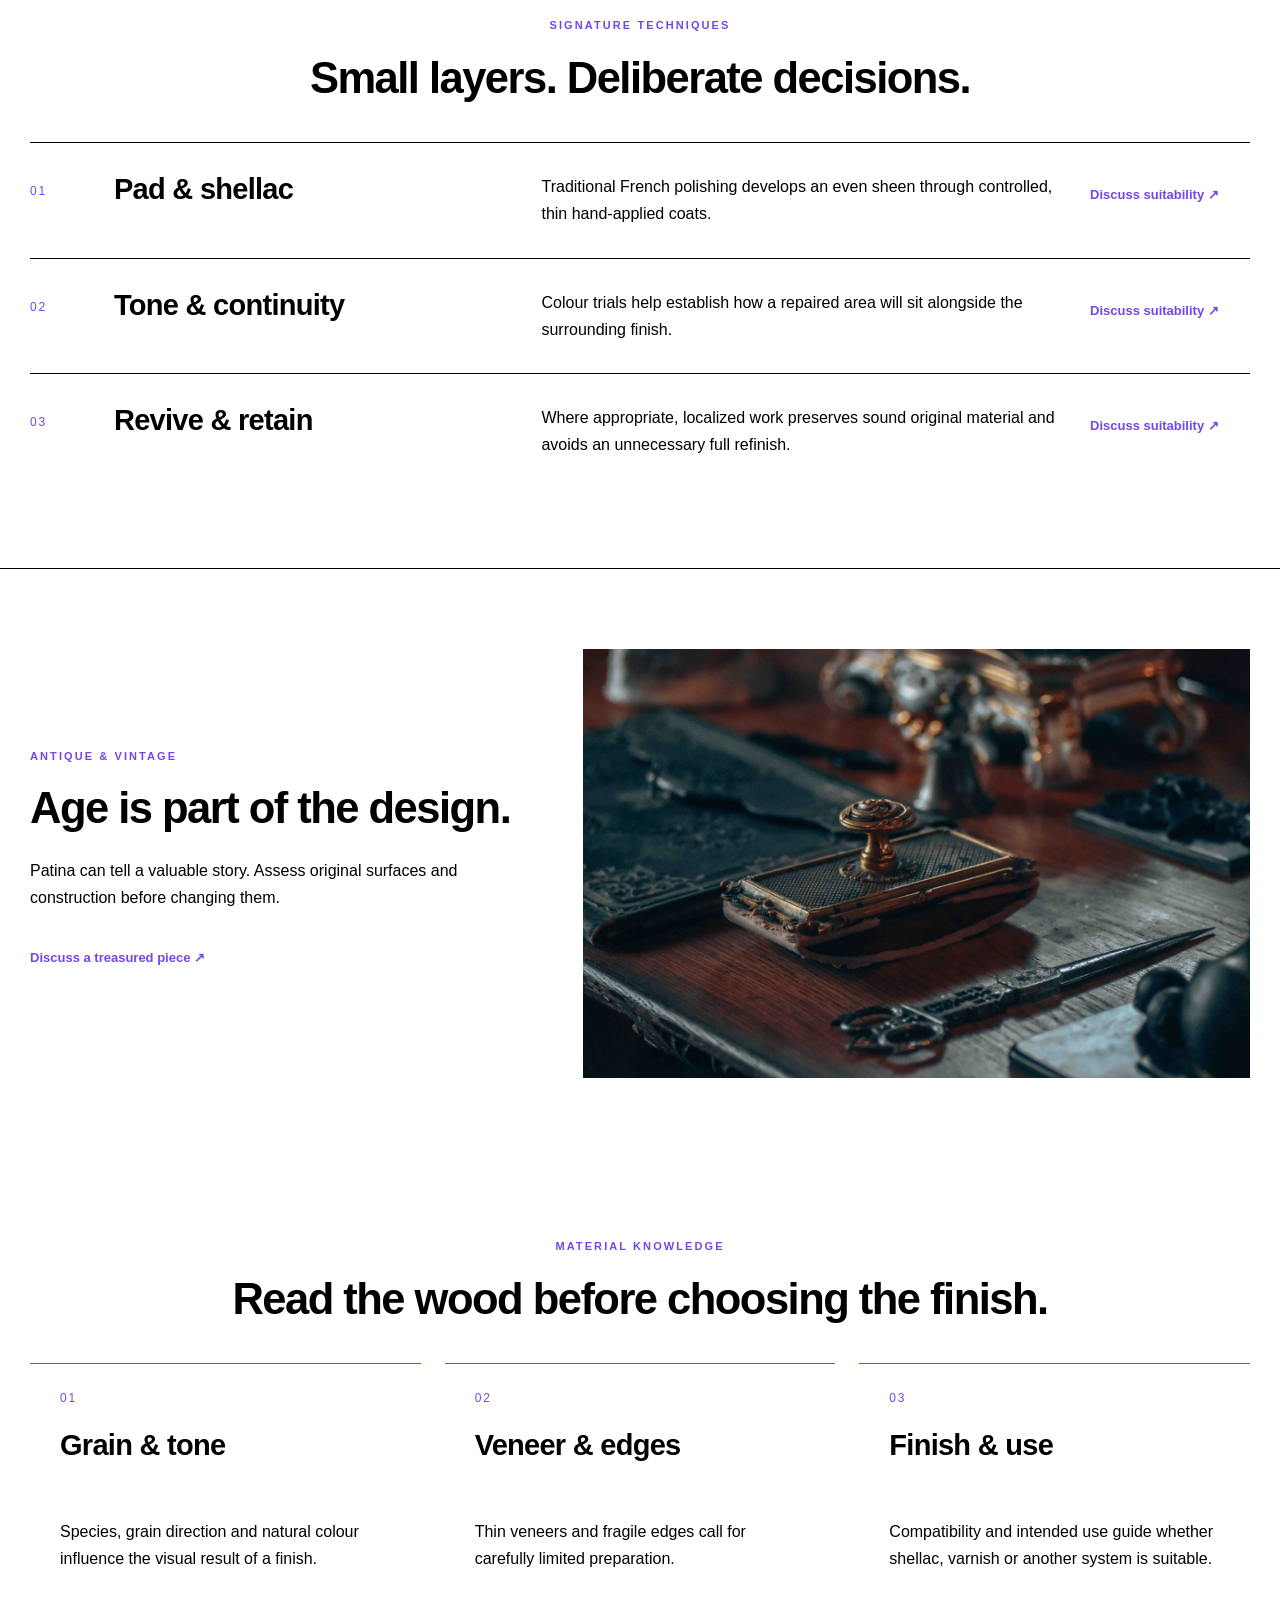
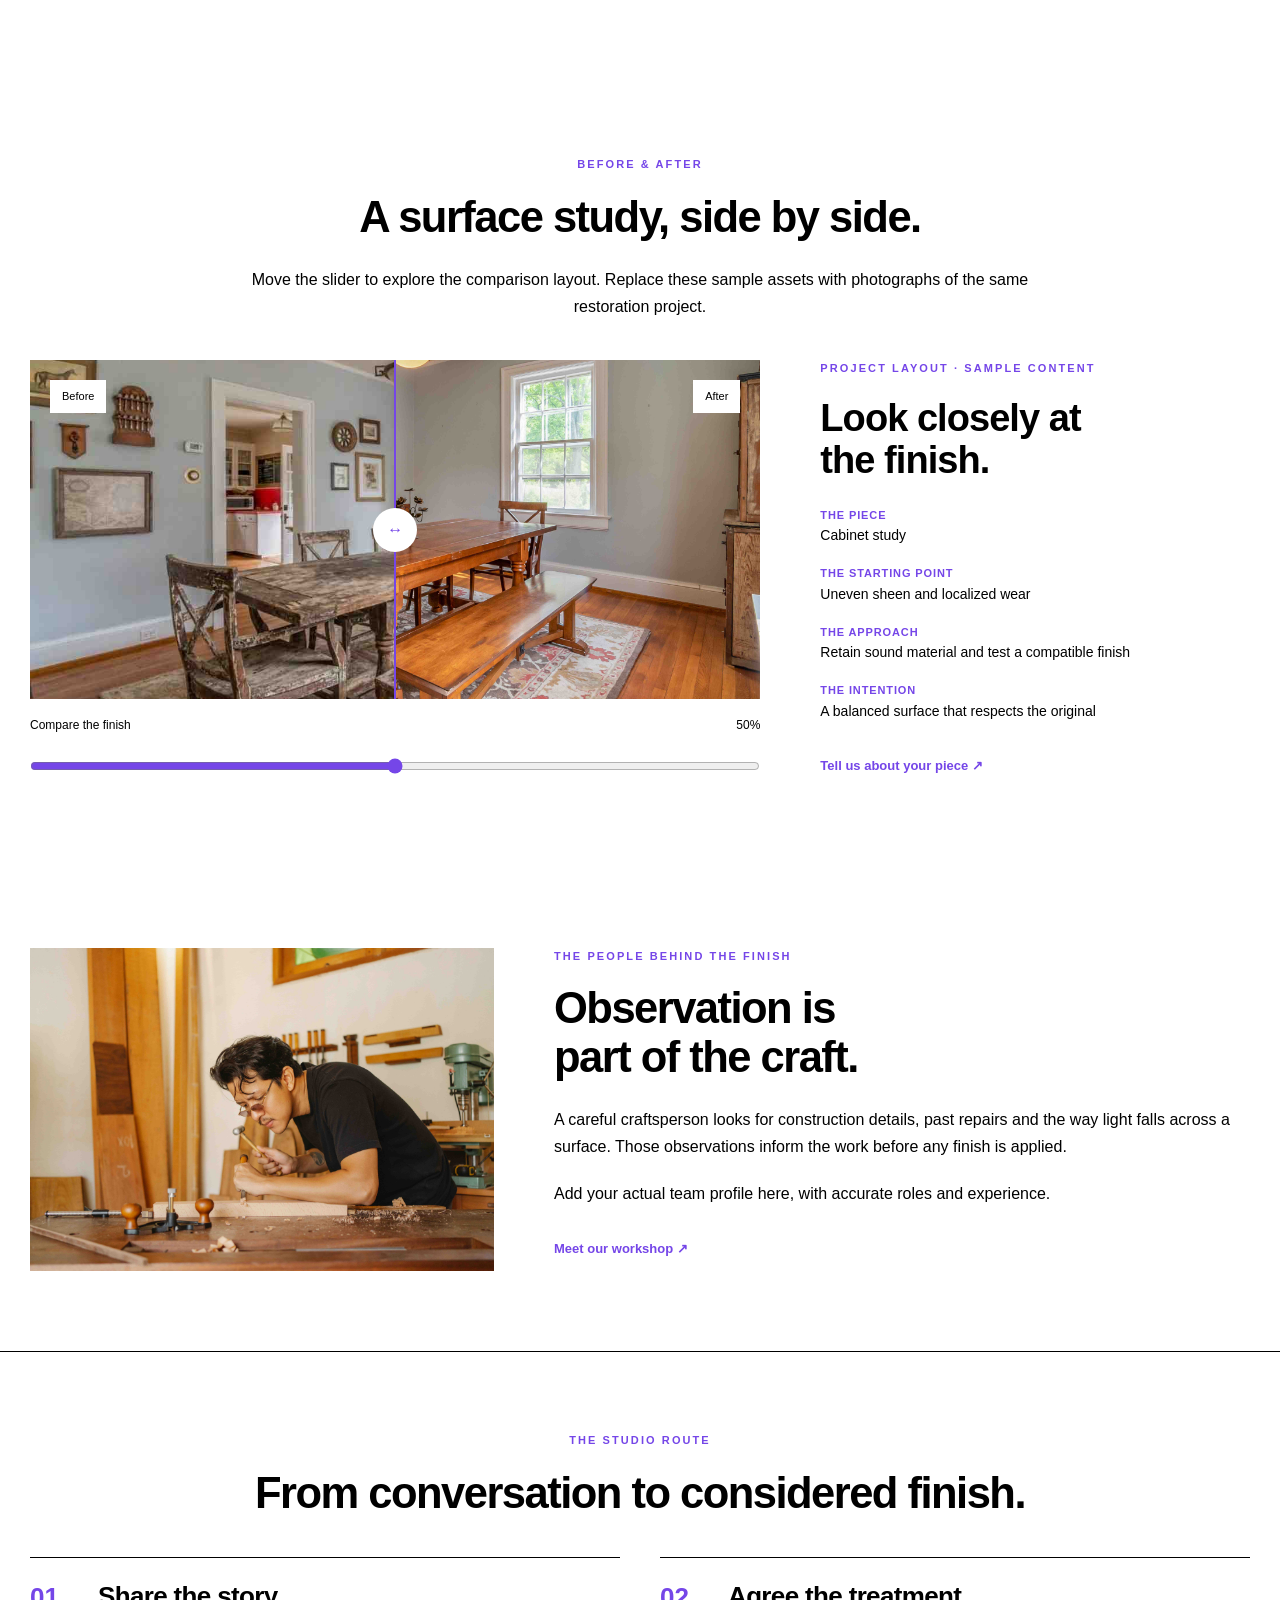
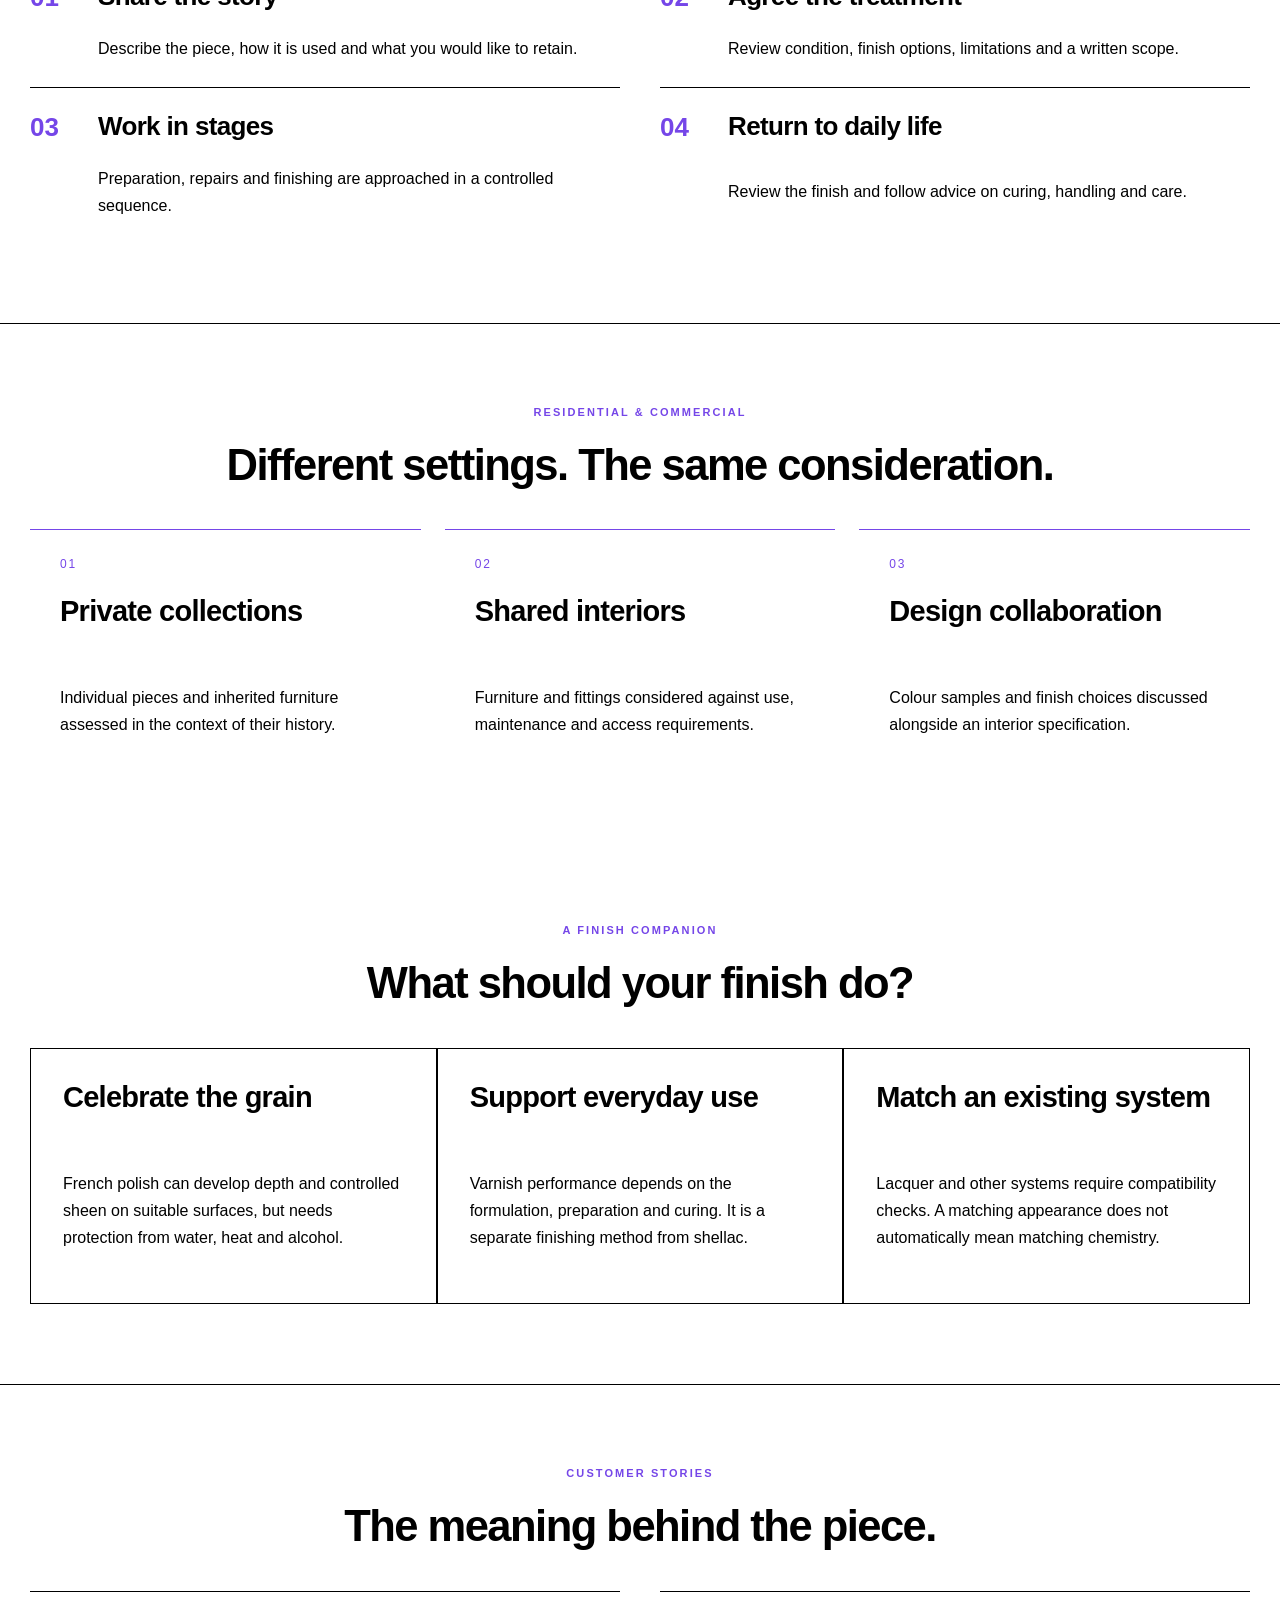
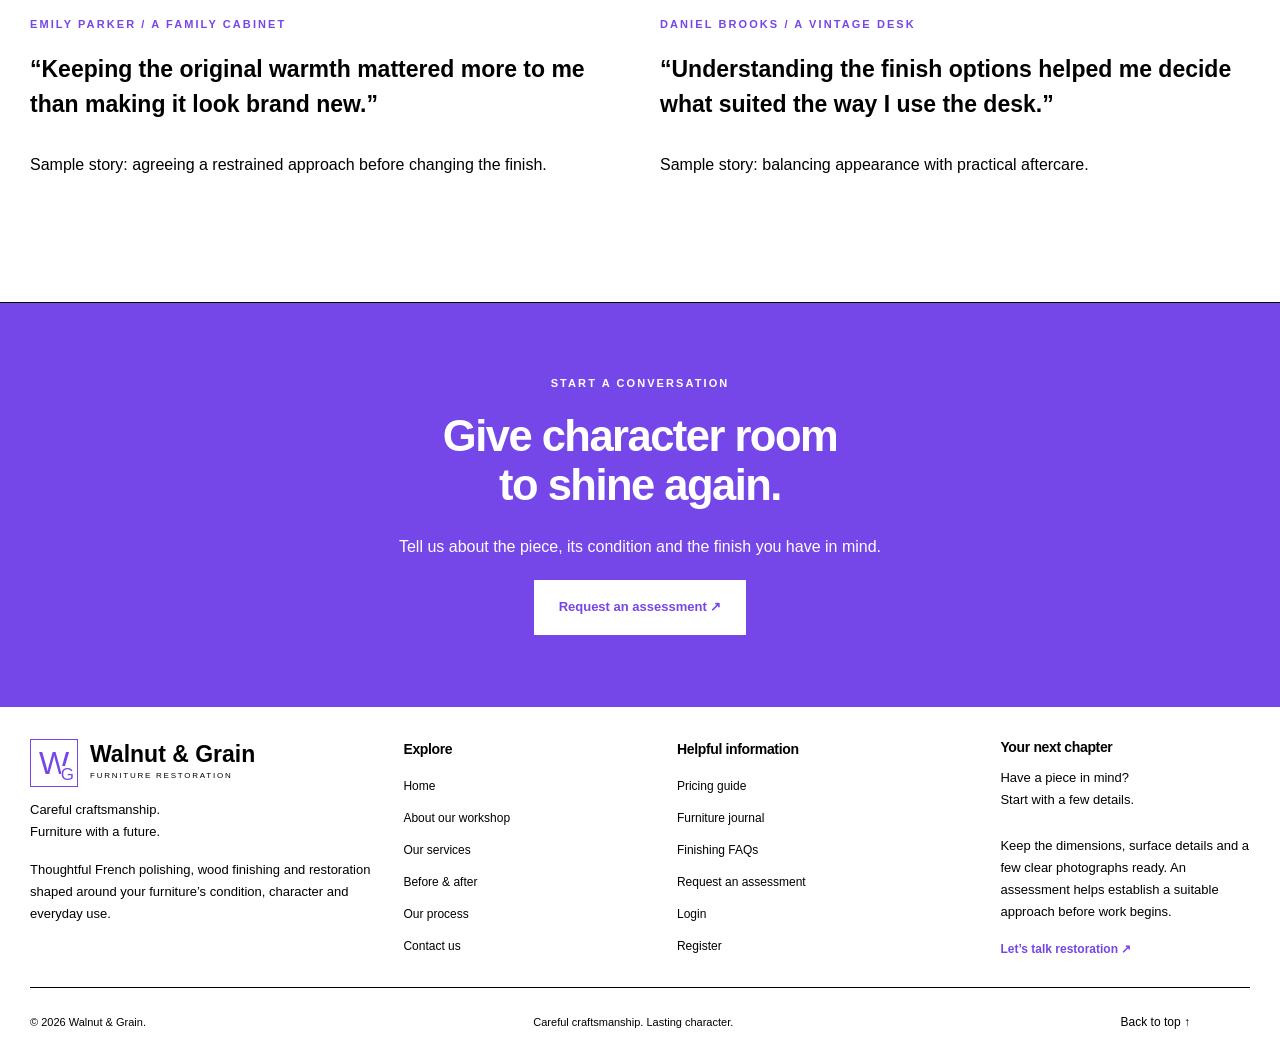
<file: home-2.html>
<!doctype html><html lang="en" dir="ltr"><head><meta charset="utf-8"><meta name="viewport" content="width=device-width,initial-scale=1"><meta name="description" content="Visit the Walnut & Grain restoration studio for antique furniture, material studies and considered finishing."><meta property="og:title" content="Walnut & Grain — Furniture with a future"><meta property="og:description" content="Thoughtful furniture restoration and traditional French polishing."><meta property="og:type" content="website"><meta name="theme-color" content="#7546E8"><title>Walnut & Grain | Restoration Studio</title><link rel="stylesheet" href="assets/vendor/bootstrap.min.css"><link rel="stylesheet" href="assets/css/style.css"><link rel="icon" type="image/svg+xml" href="assets/images/favicon.svg"><link rel="icon" sizes="any" href="assets/images/favicon.ico"><link rel="apple-touch-icon" href="assets/images/favicon.png"></head><body class="home-two"><a class="skip" href="#main">Skip to content</a><div class="topline">Thoughtful restoration. Lasting character.<span>On-site & workshop services</span></div><header><a class="brand" href="#home" aria-label="Walnut and Grain home"><span class="brand-mark" aria-hidden="true">W<span>G</span></span><span>Walnut & Grain<small>FURNITURE RESTORATION</small></span></a><button id="menu-toggle" class="utility menu-toggle" aria-label="Open navigation" aria-controls="navigation" aria-expanded="false">☰</button><nav id="navigation" aria-label="Main navigation"><details class="home-dropdown"><summary>Home <span aria-hidden="true">⌄</span></summary><div><a href="index.html">Home 1</a><a href="home-2.html">Home 2</a></div></details><a href="services.html">Services</a><a href="gallery.html">Before & After</a><a href="pricing.html">Pricing</a><a href="about.html">About</a><a href="contact.html">Contact</a></nav><div class="header-actions"><button class="utility" id="theme" aria-label="Switch color theme">Dark</button><button class="utility" id="rtl" aria-pressed="false">RTL</button><a class="button compact" href="booking.html">Get a Free Quote <span aria-hidden="true">↗</span></a></div></header><main id="main"><section id="home" class="studio-cover"><div class="studio-cover-copy"><p class="eyebrow">THE RESTORATION STUDIO / HOME 02</p><h1>Preserving character.<br><em>Restoring elegance.</em></h1><p>For the pieces you choose to keep. Explore a studio approach to antique furniture, considered colour and expressive wood finishes.</p><a class="button" href="#craft">Inside the studio ↗</a></div><div class="studio-hero-image" role="img" aria-label="Home Page 2 studio photograph"></div><div class="studio-cover-label">RESTORATION / MATERIAL / FINISH</div></section><section id="craft" class="section"><div class="section-heading"><p class="eyebrow">THE FEATURED STORY</p><h2>A quieter kind of transformation.</h2></div><div class="story-editorial"><div class="image-frame"><img src="assets/images/content/studio-story.jpg" alt="Vintage cabinet story" width="1400" height="900" loading="lazy"></div><div><p class="eyebrow">THE CABINET STUDY</p><h3>Less removal.<br>More of the original.</h3><p>Imagine a vintage cabinet whose finish has become uneven through everyday use. The first question is what can be retained, rather than what can be stripped away.</p><p>A project record should document the starting condition, proposed treatment and agreed sheen. Replace this story with a real cabinet assessment and photographs.</p><a class="text-link" href="#work">Study the surface ↗</a></div></div></section><section id="services" class="section tinted"><div class="section-heading"><p class="eyebrow">SIGNATURE TECHNIQUES</p><h2>Small layers. Deliberate decisions.</h2><p></p></div><div class="technique-list"><article><span class="number">01</span><h3>Pad & shellac</h3><p>Traditional French polishing develops an even sheen through controlled, thin hand-applied coats.</p><a class="text-link" href="booking.html">Discuss suitability ↗</a></article><article><span class="number">02</span><h3>Tone & continuity</h3><p>Colour trials help establish how a repaired area will sit alongside the surrounding finish.</p><a class="text-link" href="booking.html">Discuss suitability ↗</a></article><article><span class="number">03</span><h3>Revive & retain</h3><p>Where appropriate, localized work preserves sound original material and avoids an unnecessary full refinish.</p><a class="text-link" href="booking.html">Discuss suitability ↗</a></article></div></section><section class="section antique-band"><div><div class="section-heading"><p class="eyebrow">ANTIQUE & VINTAGE</p><h2>Age is part of the design.</h2><p>Patina can tell a valuable story. Assess original surfaces and construction before changing them.</p></div><a class="text-link" href="booking.html">Discuss a treasured piece ↗</a></div><div class="image-frame"><img src="assets/images/content/antique-study.jpg" alt="Period furniture detail" width="1400" height="900" loading="lazy"></div></section><section class="section"><div class="section-heading"><p class="eyebrow">MATERIAL KNOWLEDGE</p><h2>Read the wood before choosing the finish.</h2><p></p></div><div class="grid-three"><article class="plain-card"><span class="number">01</span><h3>Grain & tone</h3><p>Species, grain direction and natural colour influence the visual result of a finish.</p></article><article class="plain-card"><span class="number">02</span><h3>Veneer & edges</h3><p>Thin veneers and fragile edges call for carefully limited preparation.</p></article><article class="plain-card"><span class="number">03</span><h3>Finish & use</h3><p>Compatibility and intended use guide whether shellac, varnish or another system is suitable.</p></article></div></section><section id="work" class="section studio-comparison"><div class="section-heading"><p class="eyebrow">BEFORE & AFTER</p><h2>A surface study, side by side.</h2><p>Move the slider to explore the comparison layout. Replace these sample assets with photographs of the same restoration project.</p></div><div class="comparison-layout"><div><div class="comparison" id="comparison"><img src="assets/images/gallery/dining-table-after.jpg" alt="After photograph the dining table project" width="1400" height="900" loading="lazy"><div class="before-layer"><img src="assets/images/gallery/dining-table-before.jpg" alt="Before photograph the same dining table project" width="1400" height="900" loading="lazy"></div><span class="compare-label before-label">Before</span><span class="compare-label after-label">After</span><div class="divider"><span aria-hidden="true">↔</span></div></div><label class="slider-label" for="compare-range">Compare the finish <output id="compare-value">50%</output></label><input id="compare-range" type="range" min="0" max="100" value="50" aria-label="Percentage of before photograph visible"></div><div class="project-description"><p class="eyebrow">PROJECT LAYOUT · SAMPLE CONTENT</p><h3>Look closely at<br>the finish.</h3><dl><dt>The piece</dt><dd>Cabinet study</dd><dt>The starting point</dt><dd>Uneven sheen and localized wear</dd><dt>The approach</dt><dd>Retain sound material and test a compatible finish</dd><dt>The intention</dt><dd>A balanced surface that respects the original</dd></dl><a href="#quote" class="text-link">Tell us about your piece ↗</a></div></div></section><section class="section team-editorial"><div class="image-frame"><img src="assets/images/content/team-portrait.jpg" alt="Studio craftsperson" width="1400" height="900" loading="lazy"></div><div><p class="eyebrow">THE PEOPLE BEHIND THE FINISH</p><h2>Observation is<br>part of the craft.</h2><p>A careful craftsperson looks for construction details, past repairs and the way light falls across a surface. Those observations inform the work before any finish is applied.</p><p>Add your actual team profile here, with accurate roles and experience.</p><a class="text-link" href="about.html">Meet our workshop ↗</a></div></section><section id="process" class="section tinted"><div class="section-heading"><p class="eyebrow">THE STUDIO ROUTE</p><h2>From conversation to considered finish.</h2><p></p></div><ol class="studio-route"><li><h3>Share the story</h3><p>Describe the piece, how it is used and what you would like to retain.</p></li><li><h3>Agree the treatment</h3><p>Review condition, finish options, limitations and a written scope.</p></li><li><h3>Work in stages</h3><p>Preparation, repairs and finishing are approached in a controlled sequence.</p></li><li><h3>Return to daily life</h3><p>Review the finish and follow advice on curing, handling and care.</p></li></ol></section><section class="section"><div class="section-heading"><p class="eyebrow">RESIDENTIAL & COMMERCIAL</p><h2>Different settings. The same consideration.</h2><p></p></div><div class="grid-three"><article class="plain-card"><span class="number">01</span><h3>Private collections</h3><p>Individual pieces and inherited furniture assessed in the context of their history.</p></article><article class="plain-card"><span class="number">02</span><h3>Shared interiors</h3><p>Furniture and fittings considered against use, maintenance and access requirements.</p></article><article class="plain-card"><span class="number">03</span><h3>Design collaboration</h3><p>Colour samples and finish choices discussed alongside an interior specification.</p></article></div></section><section class="section"><div class="section-heading"><p class="eyebrow">A FINISH COMPANION</p><h2>What should your finish do?</h2><p></p></div><div class="finish-choices"><article><h3>Celebrate the grain</h3><p>French polish can develop depth and controlled sheen on suitable surfaces, but needs protection from water, heat and alcohol.</p></article><article><h3>Support everyday use</h3><p>Varnish performance depends on the formulation, preparation and curing. It is a separate finishing method from shellac.</p></article><article><h3>Match an existing system</h3><p>Lacquer and other systems require compatibility checks. A matching appearance does not automatically mean matching chemistry.</p></article></div></section><section class="section tinted"><div class="section-heading"><p class="eyebrow">CUSTOMER STORIES</p><h2>The meaning behind the piece.</h2></div><div class="studio-stories"><article><p class="eyebrow">EMILY PARKER / A FAMILY CABINET</p><blockquote>“Keeping the original warmth mattered more to me than making it look brand new.”</blockquote><p>Sample story: agreeing a restrained approach before changing the finish.</p></article><article><p class="eyebrow">DANIEL BROOKS / A VINTAGE DESK</p><blockquote>“Understanding the finish options helped me decide what suited the way I use the desk.”</blockquote><p>Sample story: balancing appearance with practical aftercare.</p></article></div></section><section id="quote" class="final-cta"><p class="eyebrow">START A CONVERSATION</p><h2>Give character room<br>to shine again.</h2><p>Tell us about the piece, its condition and the finish you have in mind.</p><a class="button light" href="booking.html">Request an assessment ↗</a></section></main><footer><div class="footer-grid"><div><a class="brand" href="#home"><span class="brand-mark" aria-hidden="true">W<span>G</span></span><span>Walnut & Grain<small>FURNITURE RESTORATION</small></span></a><p>Careful craftsmanship.<br>Furniture with a future.</p><p class="footer-about-copy">Thoughtful French polishing, wood finishing and restoration shaped around your furniture’s condition, character and everyday use.</p></div><div><h3>Explore</h3><a href="index.html">Home</a><a href="about.html">About our workshop</a><a href="services.html">Our services</a><a href="gallery.html">Before &amp; after</a><a href="index.html#process">Our process</a><a href="contact.html">Contact us</a></div><div><h3>Helpful information</h3><a href="pricing.html">Pricing guide</a><a href="blog.html">Furniture journal</a><a href="index.html#faq">Finishing FAQs</a><a href="booking.html">Request an assessment</a><a href="login.html">Login</a><a href="register.html">Register</a></div><div><h3>Your next chapter</h3><p>Have a piece in mind?<br>Start with a few details.</p><p class="footer-assessment-copy">Keep the dimensions, surface details and a few clear photographs ready. An assessment helps establish a suitable approach before work begins.</p><a class="text-link" href="#quote">Let’s talk restoration ↗</a></div></div><div class="footer-bottom"><span>© <span id="year">2026</span> Walnut & Grain.</span><span>Careful craftsmanship. Lasting character.</span><a href="#home">Back to top ↑</a></div></footer><button id="to-top" class="to-top" aria-label="Scroll to top" hidden>↑</button><script src="assets/js/main.js"></script></body></html>
</file>
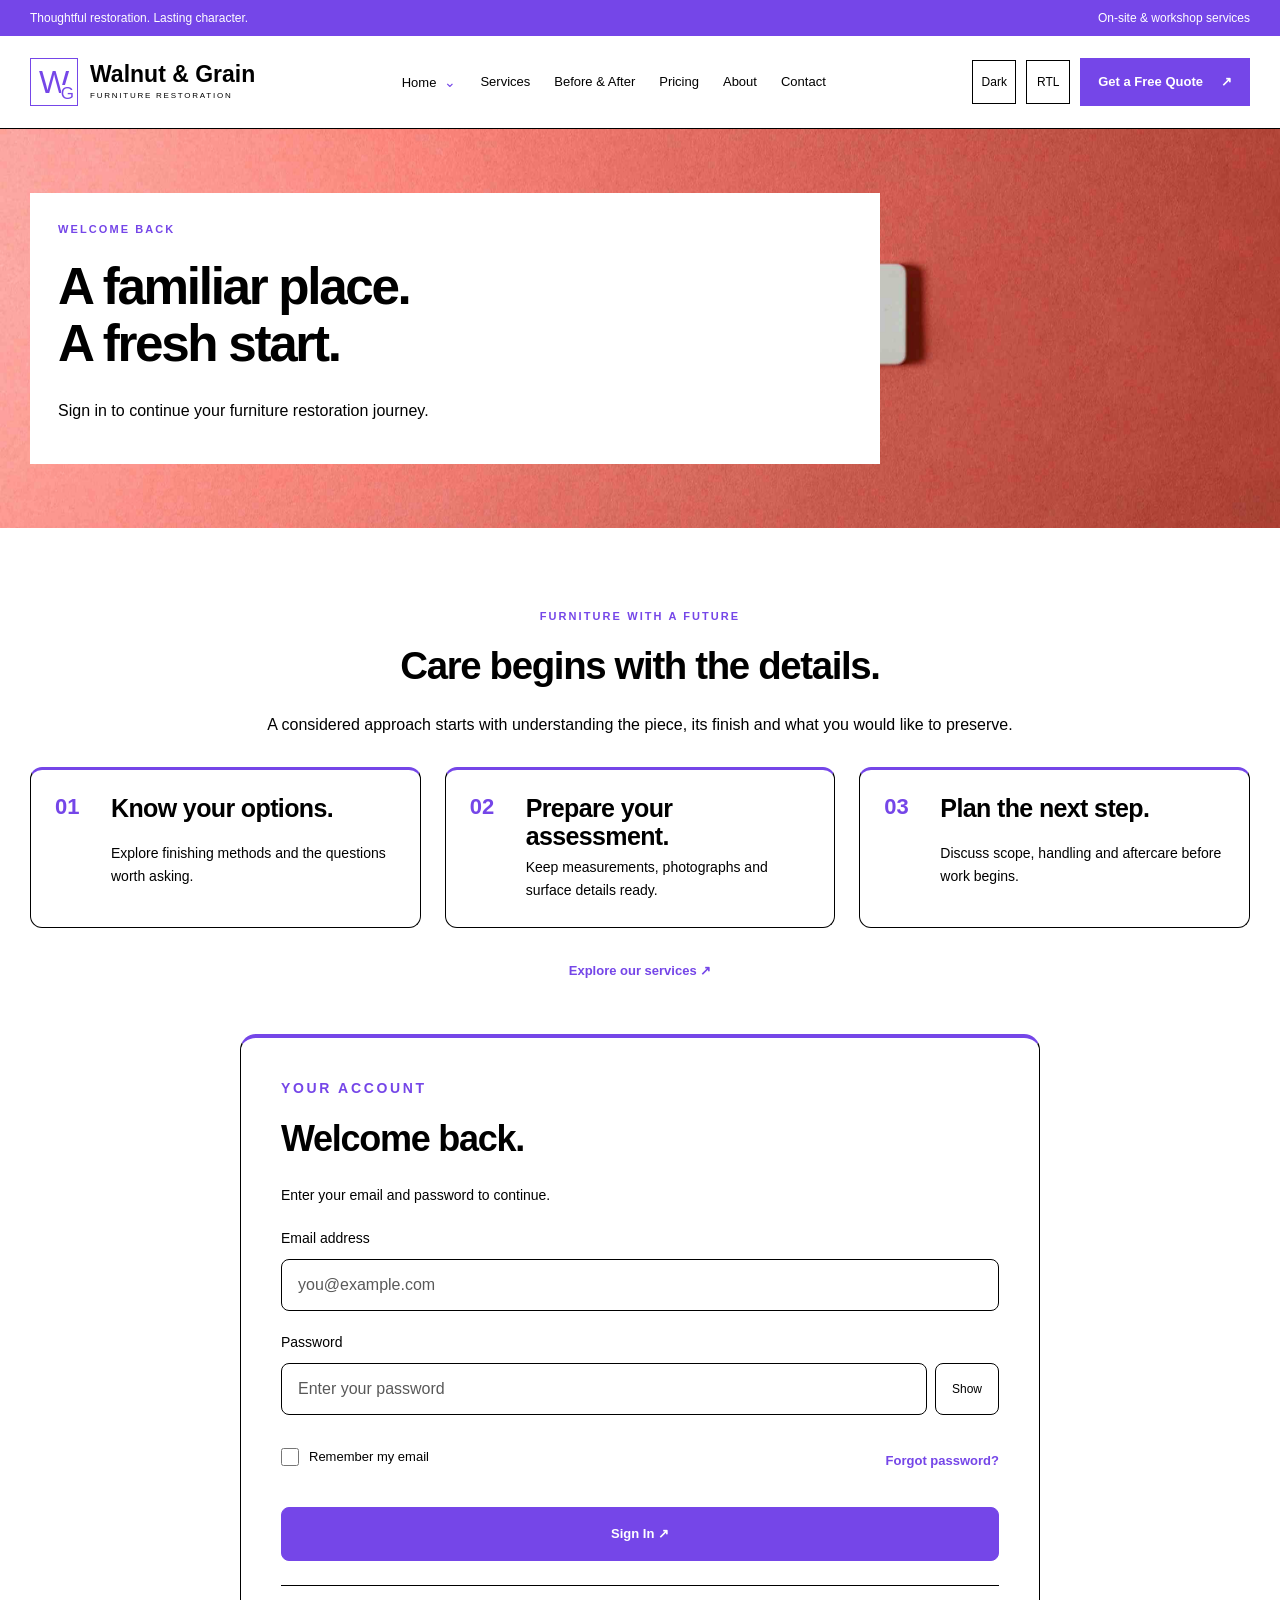
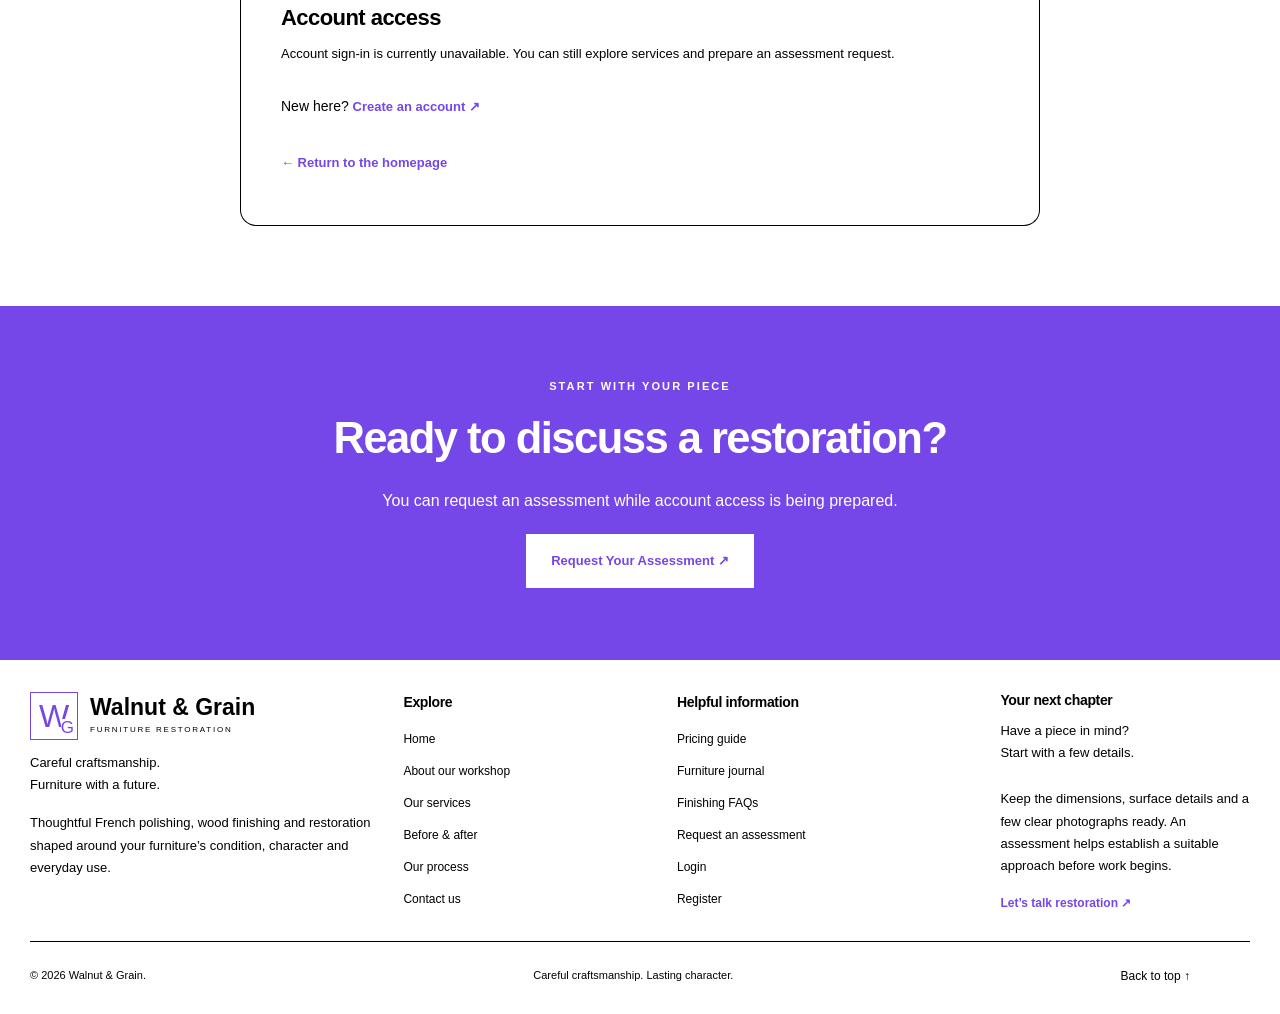
<file: login.html>
<!doctype html><html lang="en" dir="ltr"><head><meta charset="utf-8"><meta name="viewport" content="width=device-width,initial-scale=1"><meta name="description" content="Sign in to Walnut & Grain. A frontend login template with email validation and password visibility controls."><meta property="og:title" content="Walnut & Grain — Furniture with a future"><meta property="og:description" content="Thoughtful furniture restoration and traditional French polishing."><meta property="og:type" content="website"><meta name="theme-color" content="#7546E8"><title>Login | Walnut & Grain</title><link rel="stylesheet" href="assets/vendor/bootstrap.min.css"><link rel="stylesheet" href="assets/css/style.css"><link rel="icon" type="image/svg+xml" href="assets/images/favicon.svg"><link rel="icon" sizes="any" href="assets/images/favicon.ico"><link rel="apple-touch-icon" href="assets/images/favicon.png"></head><body><a class="skip" href="#main">Skip to content</a><div class="topline">Thoughtful restoration. Lasting character.<span>On-site & workshop services</span></div><header><a class="brand" href="#home" aria-label="Walnut and Grain home"><span class="brand-mark" aria-hidden="true">W<span>G</span></span><span>Walnut & Grain<small>FURNITURE RESTORATION</small></span></a><button id="menu-toggle" class="utility menu-toggle" aria-label="Open navigation" aria-controls="navigation" aria-expanded="false">☰</button><nav id="navigation" aria-label="Main navigation"><details class="home-dropdown"><summary>Home <span aria-hidden="true">⌄</span></summary><div><a href="index.html">Home 1</a><a href="home-2.html">Home 2</a></div></details><a href="services.html">Services</a><a href="gallery.html">Before & After</a><a href="pricing.html">Pricing</a><a href="about.html">About</a><a href="contact.html">Contact</a></nav><div class="header-actions"><button class="utility" id="theme" aria-label="Switch color theme">Dark</button><button class="utility" id="rtl" aria-pressed="false">RTL</button><a class="button compact" href="booking.html">Get a Free Quote <span aria-hidden="true">↗</span></a></div></header><main id="main"><section id="home" class="page-heading login-heading"><div><p class="eyebrow">WELCOME BACK</p><h1>A familiar place.<br>A fresh start.</h1><p>Sign in to continue your furniture restoration journey.</p></div></section><section class="section login-layout"><div class="login-story"><p class="eyebrow">FURNITURE WITH A FUTURE</p><h2>Care begins with the details.</h2><p>A considered approach starts with understanding the piece, its finish and what you would like to preserve.</p><div class="login-benefits"><div><span>01</span><h3>Know your options.</h3><p>Explore finishing methods and the questions worth asking.</p></div><div><span>02</span><h3>Prepare your assessment.</h3><p>Keep measurements, photographs and surface details ready.</p></div><div><span>03</span><h3>Plan the next step.</h3><p>Discuss scope, handling and aftercare before work begins.</p></div></div><a class="text-link" href="services.html">Explore our services ↗</a></div><div class="login-panel"><p class="eyebrow">YOUR ACCOUNT</p><h2>Welcome back.</h2><p>Enter your email and password to continue.</p><form id="login-form"><label for="login-email">Email address</label><input id="login-email" name="email" type="email" autocomplete="username" placeholder="you@example.com" required maxlength="254"><label for="login-password">Password</label><div class="password-field"><input id="login-password" name="password" type="password" autocomplete="current-password" placeholder="Enter your password" required maxlength="128"><button id="password-toggle" class="utility" type="button" aria-controls="login-password" aria-label="Show password" aria-pressed="false">Show</button></div><div class="login-options"><label class="login-remember"><input type="checkbox" id="remember-email" name="remember">Remember my email</label><button class="text-link" id="forgot-password" type="button">Forgot password?</button></div><button class="button login-submit" type="submit">Sign In ↗</button><p id="login-status" role="status" aria-live="polite"></p></form><div class="login-demo"><h3>Account access</h3><p>Account sign-in is currently unavailable. You can still explore services and prepare an assessment request.</p></div><p class="login-return">New here? <a class="text-link" href="register.html">Create an account ↗</a></p><a class="text-link" href="index.html">← Return to the homepage</a></div></section><section id="quote" class="final-cta"><p class="eyebrow">START WITH YOUR PIECE</p><h2>Ready to discuss a restoration?</h2><p>You can request an assessment while account access is being prepared.</p><a class="button light" href="booking.html">Request Your Assessment ↗</a></section></main><footer><div class="footer-grid"><div><a class="brand" href="#home"><span class="brand-mark" aria-hidden="true">W<span>G</span></span><span>Walnut & Grain<small>FURNITURE RESTORATION</small></span></a><p>Careful craftsmanship.<br>Furniture with a future.</p><p class="footer-about-copy">Thoughtful French polishing, wood finishing and restoration shaped around your furniture’s condition, character and everyday use.</p></div><div><h3>Explore</h3><a href="index.html">Home</a><a href="about.html">About our workshop</a><a href="services.html">Our services</a><a href="gallery.html">Before &amp; after</a><a href="index.html#process">Our process</a><a href="contact.html">Contact us</a></div><div><h3>Helpful information</h3><a href="pricing.html">Pricing guide</a><a href="blog.html">Furniture journal</a><a href="index.html#faq">Finishing FAQs</a><a href="booking.html">Request an assessment</a><a href="login.html">Login</a><a href="register.html">Register</a></div><div><h3>Your next chapter</h3><p>Have a piece in mind?<br>Start with a few details.</p><p class="footer-assessment-copy">Keep the dimensions, surface details and a few clear photographs ready. An assessment helps establish a suitable approach before work begins.</p><a class="text-link" href="#quote">Let’s talk restoration ↗</a></div></div><div class="footer-bottom"><span>© <span id="year">2026</span> Walnut & Grain.</span><span>Careful craftsmanship. Lasting character.</span><a href="#home">Back to top ↑</a></div></footer><button id="to-top" class="to-top" aria-label="Scroll to top" hidden>↑</button><script src="assets/js/main.js"></script><script src="assets/js/login.js"></script></body></html>
</file>
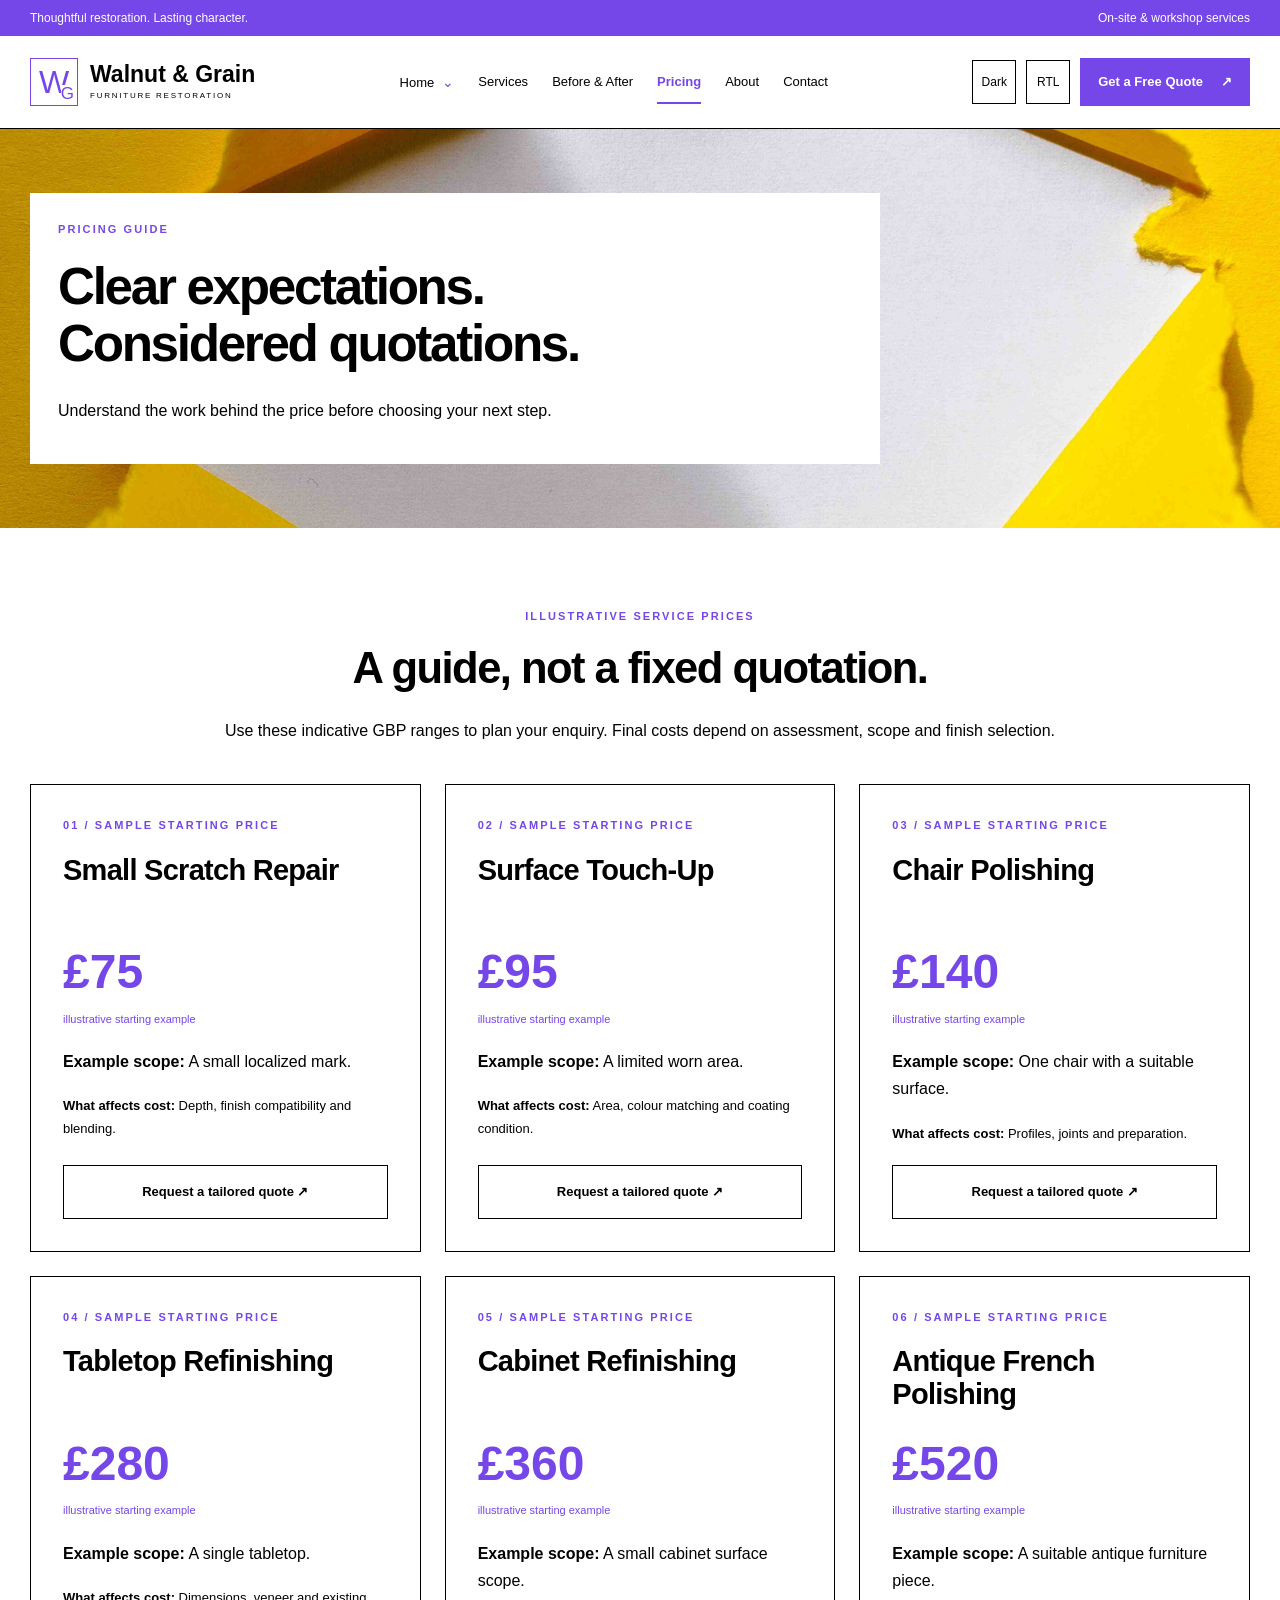
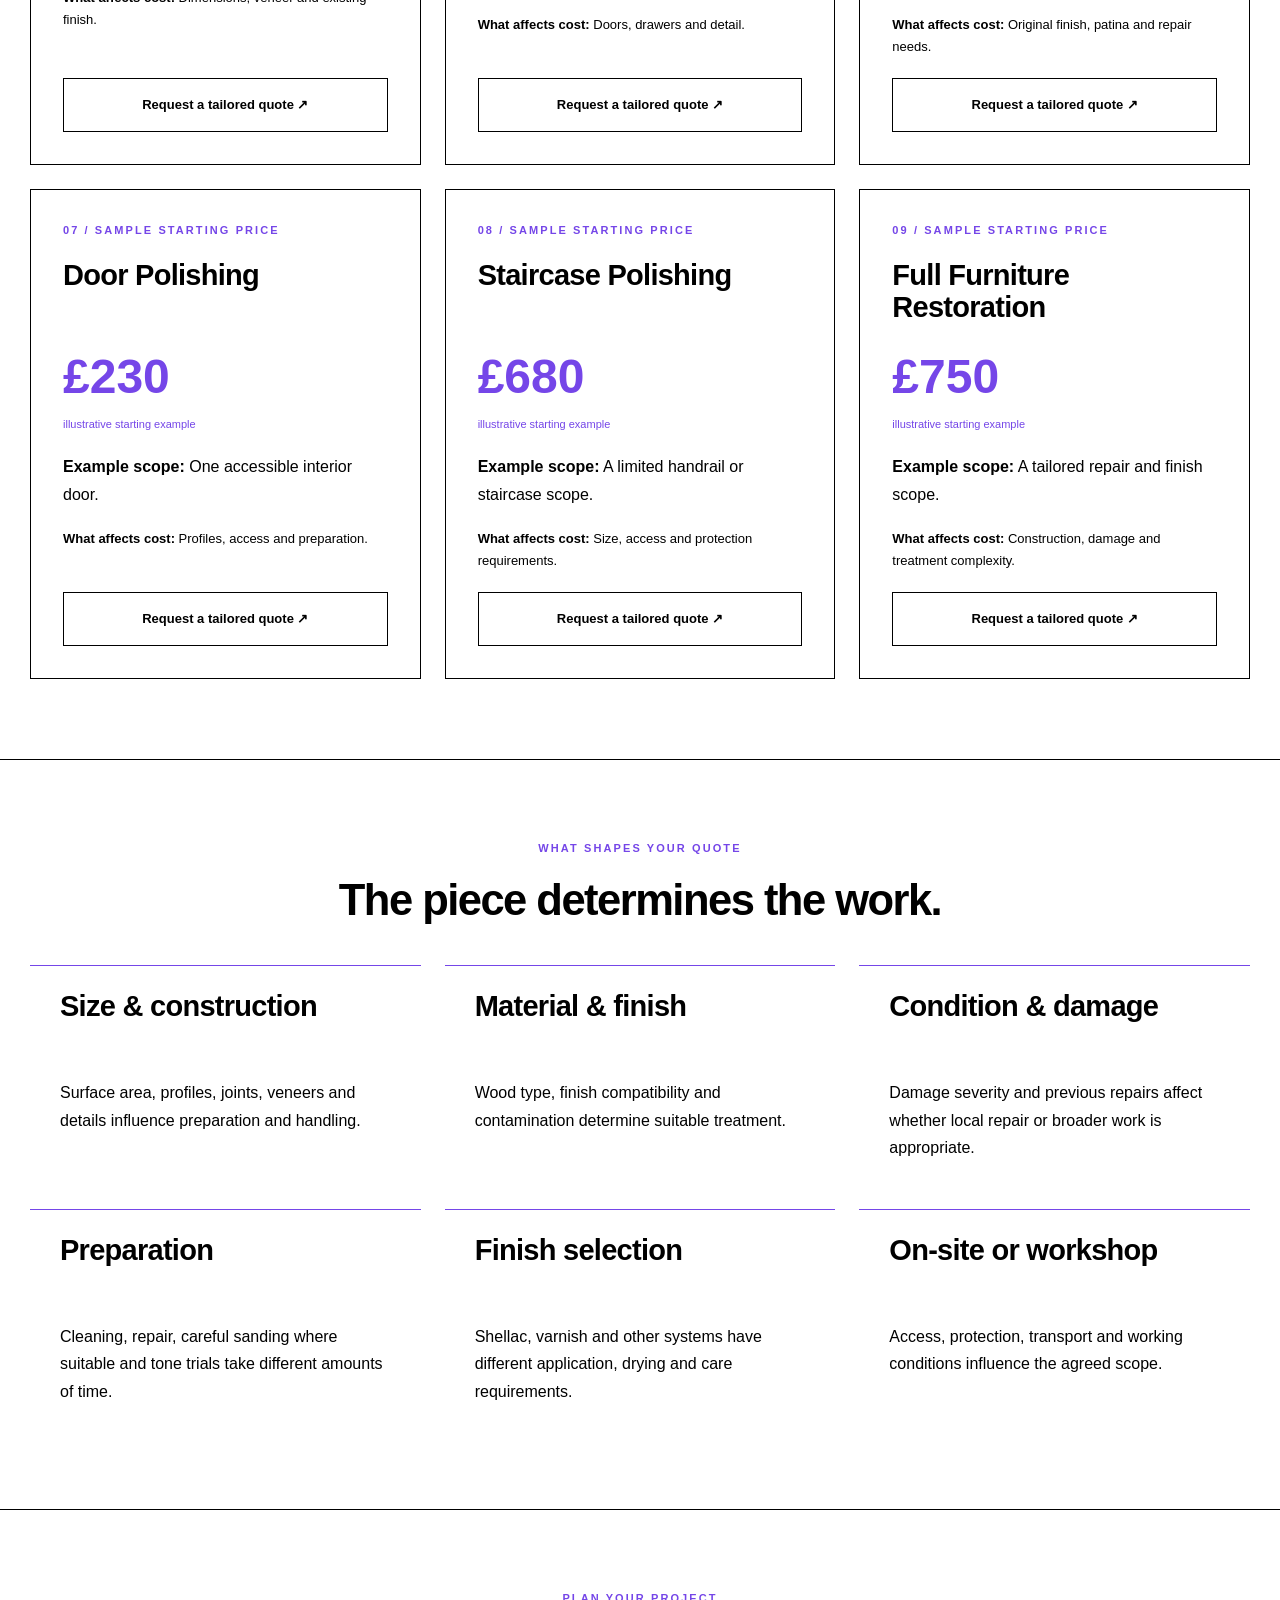
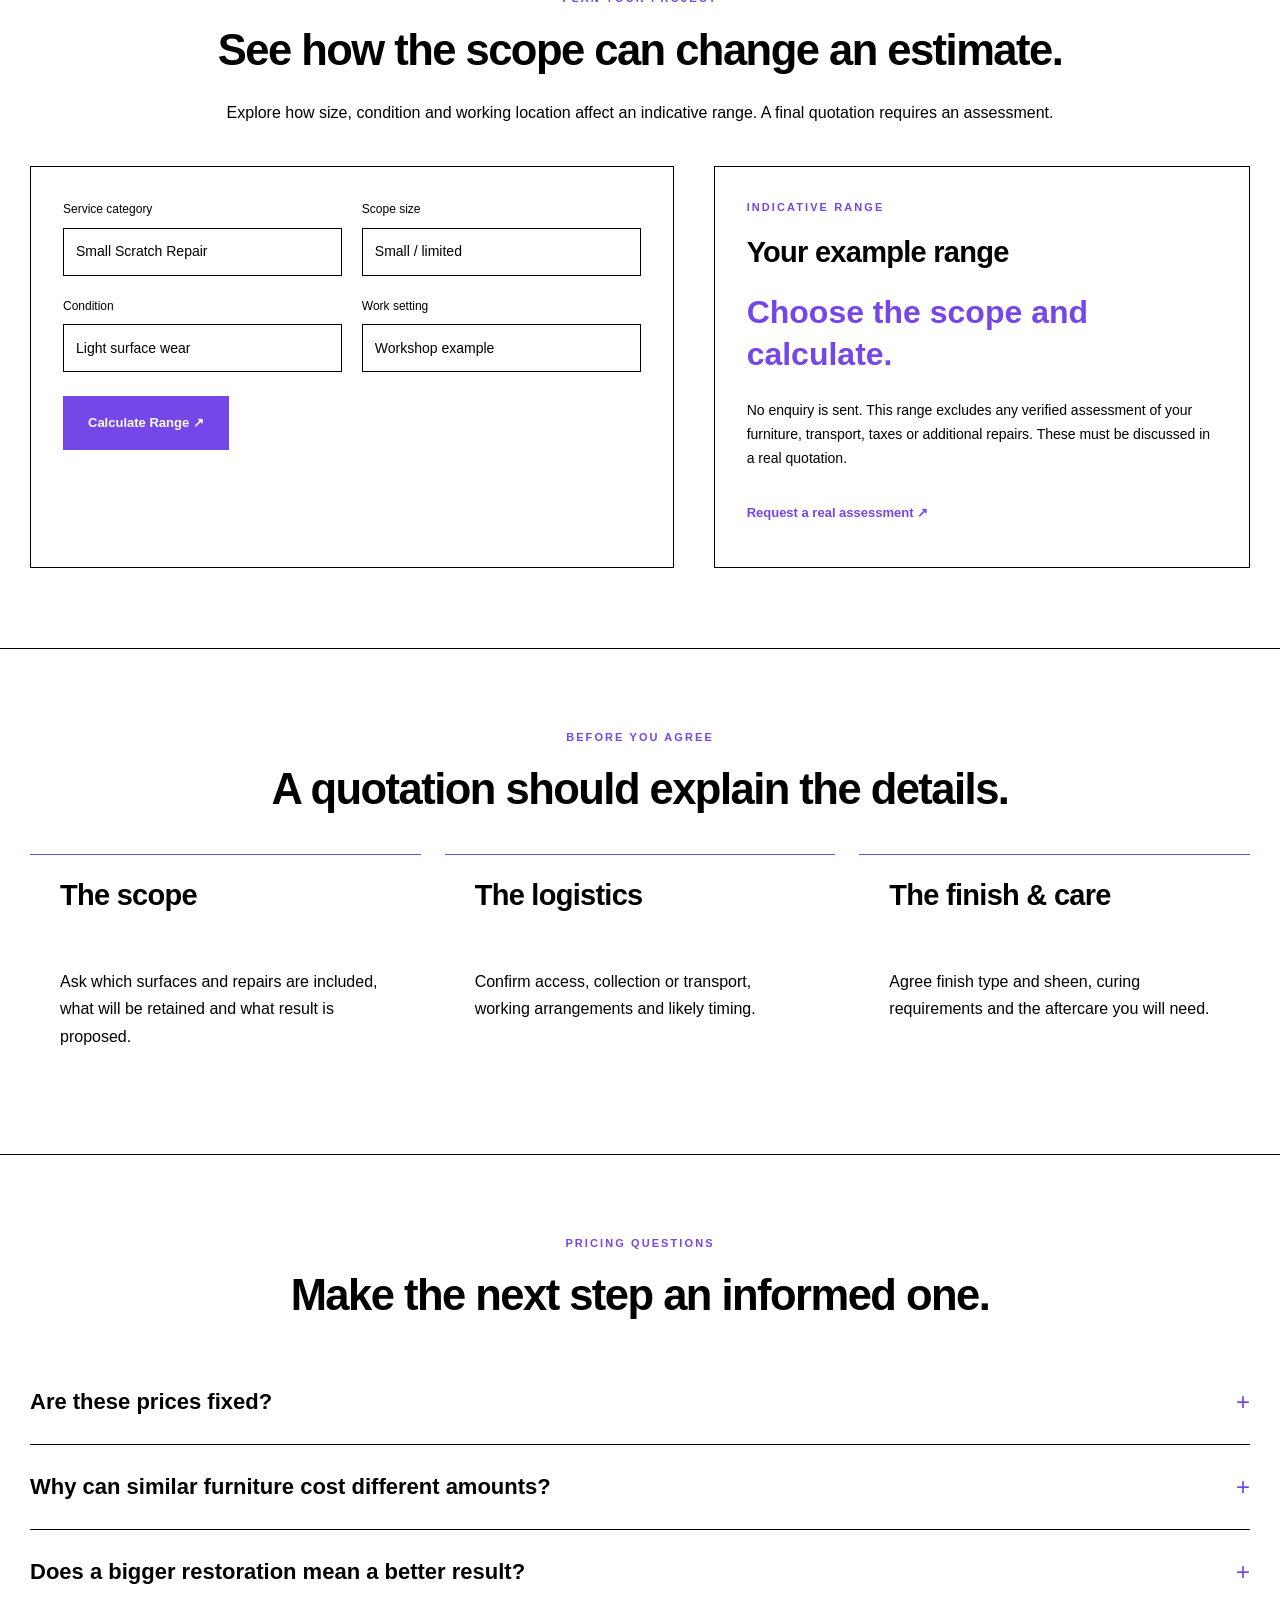
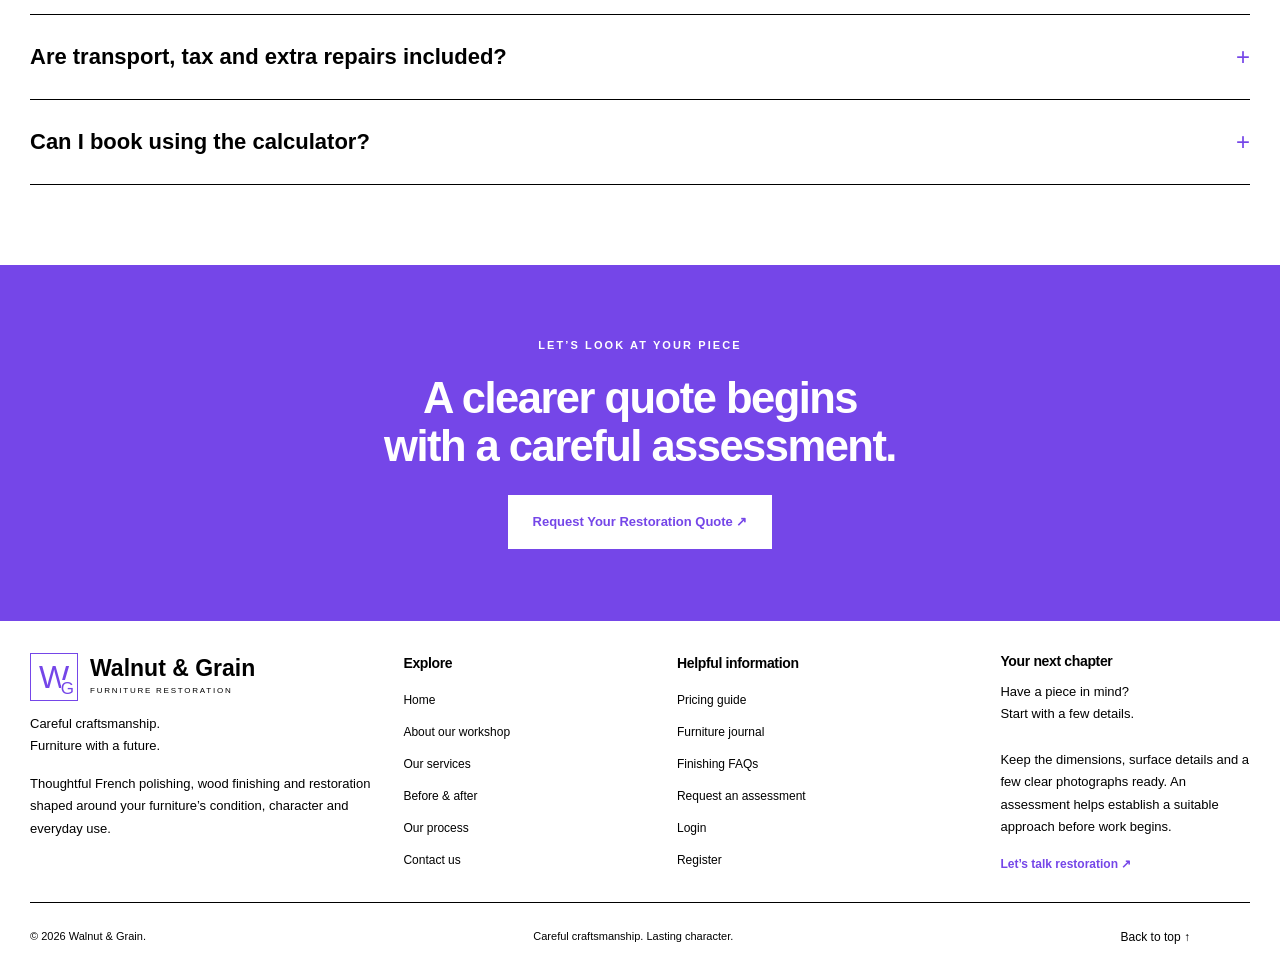
<file: pricing.html>
<!doctype html><html lang="en" dir="ltr"><head><meta charset="utf-8"><meta name="viewport" content="width=device-width,initial-scale=1"><meta name="description" content="Explore illustrative furniture restoration prices, quotation factors and a estimate calculator."><meta property="og:title" content="Walnut & Grain — Furniture with a future"><meta property="og:description" content="Thoughtful furniture restoration and traditional French polishing."><meta property="og:type" content="website"><meta name="theme-color" content="#7546E8"><title>Walnut & Grain | Furniture Restoration Pricing Guide</title><link rel="stylesheet" href="assets/vendor/bootstrap.min.css"><link rel="stylesheet" href="assets/css/style.css"><link rel="icon" type="image/svg+xml" href="assets/images/favicon.svg"><link rel="icon" sizes="any" href="assets/images/favicon.ico"><link rel="apple-touch-icon" href="assets/images/favicon.png"></head><body><a class="skip" href="#main">Skip to content</a><div class="topline">Thoughtful restoration. Lasting character.<span>On-site & workshop services</span></div><header><a class="brand" href="#home" aria-label="Walnut and Grain home"><span class="brand-mark" aria-hidden="true">W<span>G</span></span><span>Walnut & Grain<small>FURNITURE RESTORATION</small></span></a><button id="menu-toggle" class="utility menu-toggle" aria-label="Open navigation" aria-controls="navigation" aria-expanded="false">☰</button><nav id="navigation" aria-label="Main navigation"><details class="home-dropdown"><summary>Home <span aria-hidden="true">⌄</span></summary><div><a href="index.html">Home 1</a><a href="home-2.html">Home 2</a></div></details><a href="services.html">Services</a><a href="gallery.html">Before & After</a><a href="pricing.html" aria-current="page">Pricing</a><a href="about.html">About</a><a href="contact.html">Contact</a></nav><div class="header-actions"><button class="utility" id="theme" aria-label="Switch color theme">Dark</button><button class="utility" id="rtl" aria-pressed="false">RTL</button><a class="button compact" href="booking.html">Get a Free Quote <span aria-hidden="true">↗</span></a></div></header><main id="main"><section id="home" class="page-heading pricing-heading"><div><p class="eyebrow">PRICING GUIDE</p><h1>Clear expectations.<br>Considered quotations.</h1><p>Understand the work behind the price before choosing your next step.</p></div></section><section id="pricing" class="section"><div class="section-heading"><p class="eyebrow">ILLUSTRATIVE SERVICE PRICES</p><h2>A guide, not a fixed quotation.</h2><p>Use these indicative GBP ranges to plan your enquiry. Final costs depend on assessment, scope and finish selection.</p></div><div class="grid-three pricing-directory"><article class="price-card"><p class="eyebrow">01 / SAMPLE STARTING PRICE</p><h3>Small Scratch Repair</h3><p class="price">£75<small>illustrative starting example</small></p><p><strong>Example scope:</strong> A small localized mark.</p><p class="muted"><strong>What affects cost:</strong> Depth, finish compatibility and blending.</p><a class="button secondary" href="booking.html">Request a tailored quote ↗</a></article><article class="price-card"><p class="eyebrow">02 / SAMPLE STARTING PRICE</p><h3>Surface Touch-Up</h3><p class="price">£95<small>illustrative starting example</small></p><p><strong>Example scope:</strong> A limited worn area.</p><p class="muted"><strong>What affects cost:</strong> Area, colour matching and coating condition.</p><a class="button secondary" href="booking.html">Request a tailored quote ↗</a></article><article class="price-card"><p class="eyebrow">03 / SAMPLE STARTING PRICE</p><h3>Chair Polishing</h3><p class="price">£140<small>illustrative starting example</small></p><p><strong>Example scope:</strong> One chair with a suitable surface.</p><p class="muted"><strong>What affects cost:</strong> Profiles, joints and preparation.</p><a class="button secondary" href="booking.html">Request a tailored quote ↗</a></article><article class="price-card"><p class="eyebrow">04 / SAMPLE STARTING PRICE</p><h3>Tabletop Refinishing</h3><p class="price">£280<small>illustrative starting example</small></p><p><strong>Example scope:</strong> A single tabletop.</p><p class="muted"><strong>What affects cost:</strong> Dimensions, veneer and existing finish.</p><a class="button secondary" href="booking.html">Request a tailored quote ↗</a></article><article class="price-card"><p class="eyebrow">05 / SAMPLE STARTING PRICE</p><h3>Cabinet Refinishing</h3><p class="price">£360<small>illustrative starting example</small></p><p><strong>Example scope:</strong> A small cabinet surface scope.</p><p class="muted"><strong>What affects cost:</strong> Doors, drawers and detail.</p><a class="button secondary" href="booking.html">Request a tailored quote ↗</a></article><article class="price-card"><p class="eyebrow">06 / SAMPLE STARTING PRICE</p><h3>Antique French Polishing</h3><p class="price">£520<small>illustrative starting example</small></p><p><strong>Example scope:</strong> A suitable antique furniture piece.</p><p class="muted"><strong>What affects cost:</strong> Original finish, patina and repair needs.</p><a class="button secondary" href="booking.html">Request a tailored quote ↗</a></article><article class="price-card"><p class="eyebrow">07 / SAMPLE STARTING PRICE</p><h3>Door Polishing</h3><p class="price">£230<small>illustrative starting example</small></p><p><strong>Example scope:</strong> One accessible interior door.</p><p class="muted"><strong>What affects cost:</strong> Profiles, access and preparation.</p><a class="button secondary" href="booking.html">Request a tailored quote ↗</a></article><article class="price-card"><p class="eyebrow">08 / SAMPLE STARTING PRICE</p><h3>Staircase Polishing</h3><p class="price">£680<small>illustrative starting example</small></p><p><strong>Example scope:</strong> A limited handrail or staircase scope.</p><p class="muted"><strong>What affects cost:</strong> Size, access and protection requirements.</p><a class="button secondary" href="booking.html">Request a tailored quote ↗</a></article><article class="price-card"><p class="eyebrow">09 / SAMPLE STARTING PRICE</p><h3>Full Furniture Restoration</h3><p class="price">£750<small>illustrative starting example</small></p><p><strong>Example scope:</strong> A tailored repair and finish scope.</p><p class="muted"><strong>What affects cost:</strong> Construction, damage and treatment complexity.</p><a class="button secondary" href="booking.html">Request a tailored quote ↗</a></article></div></section><section id="process" class="section tinted pricing-factors"><div class="section-heading"><p class="eyebrow">WHAT SHAPES YOUR QUOTE</p><h2>The piece determines the work.</h2></div><div class="grid-three"><article class="plain-card"><h3>Size & construction</h3><p>Surface area, profiles, joints, veneers and details influence preparation and handling.</p></article><article class="plain-card"><h3>Material & finish</h3><p>Wood type, finish compatibility and contamination determine suitable treatment.</p></article><article class="plain-card"><h3>Condition & damage</h3><p>Damage severity and previous repairs affect whether local repair or broader work is appropriate.</p></article><article class="plain-card"><h3>Preparation</h3><p>Cleaning, repair, careful sanding where suitable and tone trials take different amounts of time.</p></article><article class="plain-card"><h3>Finish selection</h3><p>Shellac, varnish and other systems have different application, drying and care requirements.</p></article><article class="plain-card"><h3>On-site or workshop</h3><p>Access, protection, transport and working conditions influence the agreed scope.</p></article></div></section><section class="section"><div class="section-heading"><p class="eyebrow">PLAN YOUR PROJECT</p><h2>See how the scope can change an estimate.</h2><p>Explore how size, condition and working location affect an indicative range. A final quotation requires an assessment.</p></div><div class="estimate-layout"><form id="estimate-form"><div class="form-grid"><div><label for="estimate-service">Service category</label><select class="form-select" id="estimate-service"><option value="75">Small Scratch Repair</option><option value="95">Surface Touch-Up</option><option value="140">Chair Polishing</option><option value="280">Tabletop Refinishing</option><option value="360">Cabinet Refinishing</option><option value="520">Antique French Polishing</option><option value="230">Door Polishing</option><option value="680">Staircase Polishing</option><option value="750">Full Furniture Restoration</option></select></div><div><label for="estimate-size">Scope size</label><select class="form-select" id="estimate-size"><option value="1">Small / limited</option><option value="1.5">Medium</option><option value="2.2">Large / detailed</option></select></div><div><label for="estimate-condition">Condition</label><select class="form-select" id="estimate-condition"><option value="1">Light surface wear</option><option value="1.35">Moderate preparation</option><option value="1.8">Substantial preparation</option></select></div><div><label for="estimate-setting">Work setting</label><select class="form-select" id="estimate-setting"><option value="1">Workshop example</option><option value="1.15">On-site example</option></select></div></div><button class="button" type="submit">Calculate Range ↗</button></form><div class="estimate-result"><p class="eyebrow">INDICATIVE RANGE</p><h3>Your example range</h3><output id="estimate-output" aria-live="polite">Choose the scope and calculate.</output><p>No enquiry is sent. This range excludes any verified assessment of your furniture, transport, taxes or additional repairs. These must be discussed in a real quotation.</p><a class="text-link" href="booking.html">Request a real assessment ↗</a></div></div></section><section class="section tinted"><div class="section-heading"><p class="eyebrow">BEFORE YOU AGREE</p><h2>A quotation should explain the details.</h2></div><div class="grid-three"><article class="plain-card"><h3>The scope</h3><p>Ask which surfaces and repairs are included, what will be retained and what result is proposed.</p></article><article class="plain-card"><h3>The logistics</h3><p>Confirm access, collection or transport, working arrangements and likely timing.</p></article><article class="plain-card"><h3>The finish & care</h3><p>Agree finish type and sheen, curing requirements and the aftercare you will need.</p></article></div></section><section class="section faq-section"><div class="section-heading"><p class="eyebrow">PRICING QUESTIONS</p><h2>Make the next step an informed one.</h2></div><div class="faqs"><details><summary>Are these prices fixed?<span aria-hidden="true">+</span></summary><p>No. Prices are indicative. A final quotation requires an agreed assessment and scope.</p></details><details><summary>Why can similar furniture cost different amounts?<span aria-hidden="true">+</span></summary><p>Existing finish, construction, damage and preparation can differ even when two pieces look similar in size.</p></details><details><summary>Does a bigger restoration mean a better result?<span aria-hidden="true">+</span></summary><p>Not always. Localized work or retaining sound original material may be more appropriate than extensive refinishing.</p></details><details><summary>Are transport, tax and extra repairs included?<span aria-hidden="true">+</span></summary><p>These sample prices do not define those charges. Confirm all applicable costs and inclusions in an actual written quotation.</p></details><details><summary>Can I book using the calculator?<span aria-hidden="true">+</span></summary><p>No. Use the assessment form to prepare your request. Your appointment requires confirmation.</p></details></div></section><section id="quote" class="final-cta"><p class="eyebrow">LET’S LOOK AT YOUR PIECE</p><h2>A clearer quote begins<br>with a careful assessment.</h2><a class="button light" href="booking.html">Request Your Restoration Quote ↗</a></section></main><footer><div class="footer-grid"><div><a class="brand" href="#home"><span class="brand-mark" aria-hidden="true">W<span>G</span></span><span>Walnut & Grain<small>FURNITURE RESTORATION</small></span></a><p>Careful craftsmanship.<br>Furniture with a future.</p><p class="footer-about-copy">Thoughtful French polishing, wood finishing and restoration shaped around your furniture’s condition, character and everyday use.</p></div><div><h3>Explore</h3><a href="index.html">Home</a><a href="about.html">About our workshop</a><a href="services.html">Our services</a><a href="gallery.html">Before &amp; after</a><a href="index.html#process">Our process</a><a href="contact.html">Contact us</a></div><div><h3>Helpful information</h3><a href="pricing.html">Pricing guide</a><a href="blog.html">Furniture journal</a><a href="index.html#faq">Finishing FAQs</a><a href="booking.html">Request an assessment</a><a href="login.html">Login</a><a href="register.html">Register</a></div><div><h3>Your next chapter</h3><p>Have a piece in mind?<br>Start with a few details.</p><p class="footer-assessment-copy">Keep the dimensions, surface details and a few clear photographs ready. An assessment helps establish a suitable approach before work begins.</p><a class="text-link" href="#quote">Let’s talk restoration ↗</a></div></div><div class="footer-bottom"><span>© <span id="year">2026</span> Walnut & Grain.</span><span>Careful craftsmanship. Lasting character.</span><a href="#home">Back to top ↑</a></div></footer><button id="to-top" class="to-top" aria-label="Scroll to top" hidden>↑</button><script src="assets/js/main.js"></script></body></html>
</file>
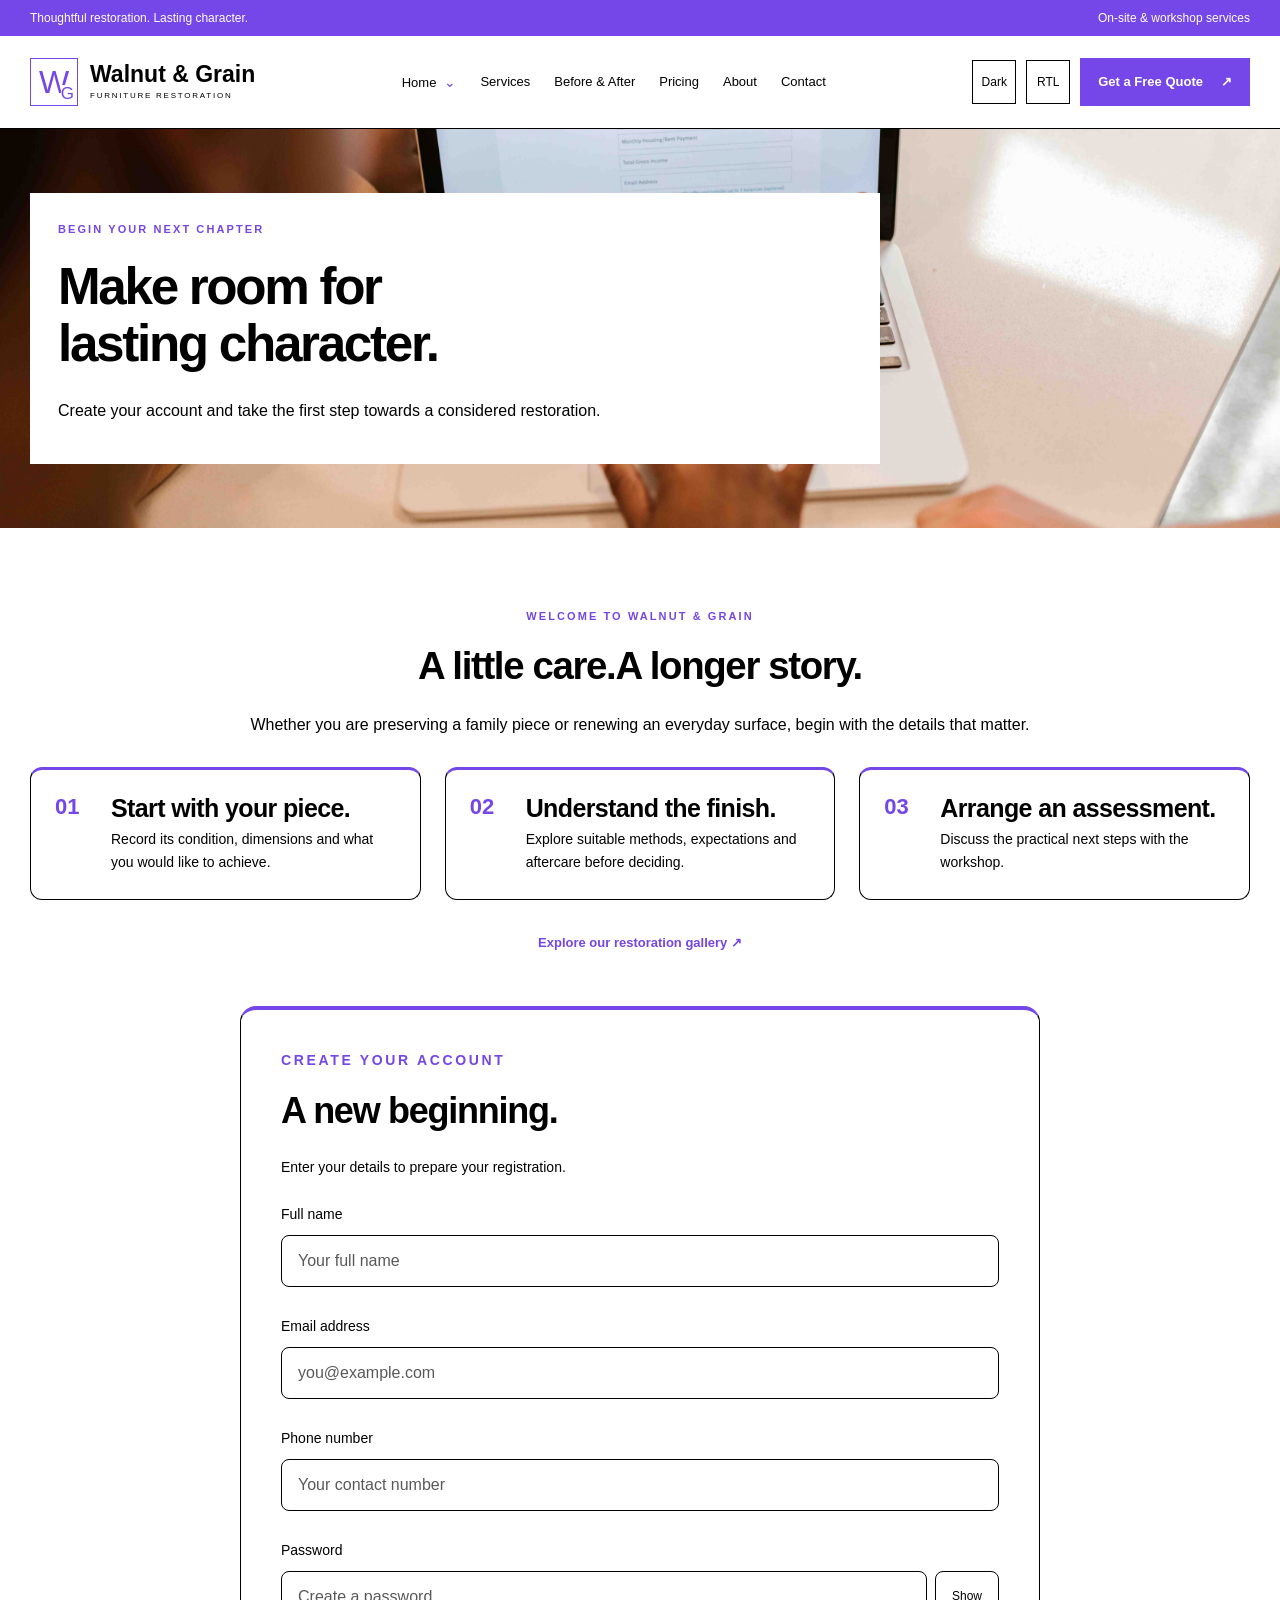
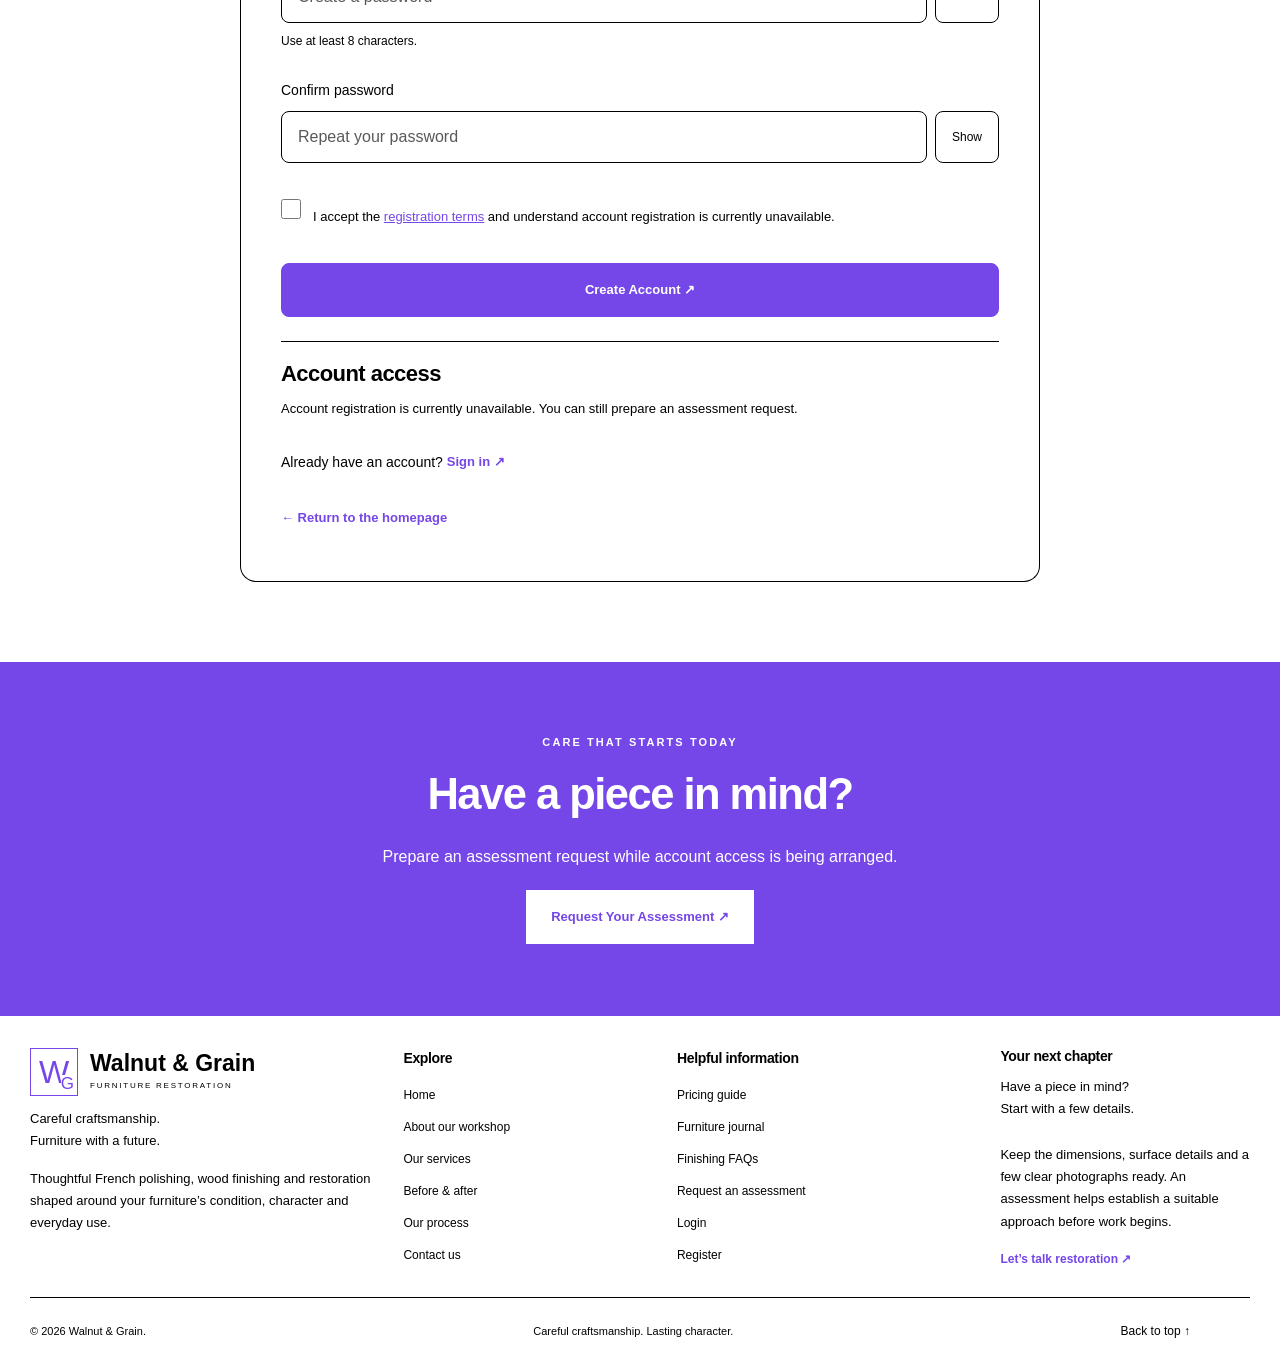
<file: register.html>
<!doctype html><html lang="en" dir="ltr"><head><meta charset="utf-8"><meta name="viewport" content="width=device-width,initial-scale=1"><meta name="description" content="Create your Walnut & Grain account with this registration frontend. Prepare for your furniture restoration journey."><meta property="og:title" content="Walnut & Grain — Furniture with a future"><meta property="og:description" content="Thoughtful furniture restoration and traditional French polishing."><meta property="og:type" content="website"><meta name="theme-color" content="#7546E8"><title>Register | Walnut & Grain</title><link rel="stylesheet" href="assets/vendor/bootstrap.min.css"><link rel="stylesheet" href="assets/css/style.css"><link rel="icon" type="image/svg+xml" href="assets/images/favicon.svg"><link rel="icon" sizes="any" href="assets/images/favicon.ico"><link rel="apple-touch-icon" href="assets/images/favicon.png"></head><body><a class="skip" href="#main">Skip to content</a><div class="topline">Thoughtful restoration. Lasting character.<span>On-site & workshop services</span></div><header><a class="brand" href="#home" aria-label="Walnut and Grain home"><span class="brand-mark" aria-hidden="true">W<span>G</span></span><span>Walnut & Grain<small>FURNITURE RESTORATION</small></span></a><button id="menu-toggle" class="utility menu-toggle" aria-label="Open navigation" aria-controls="navigation" aria-expanded="false">☰</button><nav id="navigation" aria-label="Main navigation"><details class="home-dropdown"><summary>Home <span aria-hidden="true">⌄</span></summary><div><a href="index.html">Home 1</a><a href="home-2.html">Home 2</a></div></details><a href="services.html">Services</a><a href="gallery.html">Before & After</a><a href="pricing.html">Pricing</a><a href="about.html">About</a><a href="contact.html">Contact</a></nav><div class="header-actions"><button class="utility" id="theme" aria-label="Switch color theme">Dark</button><button class="utility" id="rtl" aria-pressed="false">RTL</button><a class="button compact" href="booking.html">Get a Free Quote <span aria-hidden="true">↗</span></a></div></header><main id="main"><section id="home" class="page-heading register-heading"><div><p class="eyebrow">BEGIN YOUR NEXT CHAPTER</p><h1>Make room for<br>lasting character.</h1><p>Create your account and take the first step towards a considered restoration.</p></div></section><section class="section login-layout register-layout"><div class="login-story"><p class="eyebrow">WELCOME TO WALNUT &amp; GRAIN</p><h2>A little care.<br>A longer story.</h2><p>Whether you are preserving a family piece or renewing an everyday surface, begin with the details that matter.</p><div class="login-benefits"><div><span>01</span><h3>Start with your piece.</h3><p>Record its condition, dimensions and what you would like to achieve.</p></div><div><span>02</span><h3>Understand the finish.</h3><p>Explore suitable methods, expectations and aftercare before deciding.</p></div><div><span>03</span><h3>Arrange an assessment.</h3><p>Discuss the practical next steps with the workshop.</p></div></div><a class="text-link" href="gallery.html">Explore our restoration gallery ↗</a></div><div class="login-panel"><p class="eyebrow">CREATE YOUR ACCOUNT</p><h2>A new beginning.</h2><p>Enter your details to prepare your registration.</p><form id="register-form"><div class="register-fields"><label>Full name<input name="name" autocomplete="name" placeholder="Your full name" required maxlength="100"></label><label>Email address<input name="email" type="email" autocomplete="email" placeholder="you@example.com" required maxlength="254"></label><label>Phone number<input name="phone" type="tel" autocomplete="tel" placeholder="Your contact number" required maxlength="40"></label><label>Password<span class="password-field"><input id="register-password" name="password" type="password" autocomplete="new-password" placeholder="Create a password" minlength="8" maxlength="128" required aria-describedby="password-help"><button class="utility register-password-toggle" type="button" aria-controls="register-password" aria-label="Show password" aria-pressed="false">Show</button></span><small id="password-help">Use at least 8 characters.</small></label><label>Confirm password<span class="password-field"><input id="register-confirm" name="confirm" type="password" autocomplete="new-password" placeholder="Repeat your password" maxlength="128" required><button class="utility register-password-toggle" type="button" aria-controls="register-confirm" aria-label="Show confirm password" aria-pressed="false">Show</button></span></label></div><label class="register-consent"><input name="terms" type="checkbox" required><span>I accept the <button id="registration-terms" class="text-link" type="button">registration terms</button> and understand account registration is currently unavailable.</span></label><button class="button login-submit" type="submit">Create Account ↗</button><p id="register-status" role="status" aria-live="polite"></p></form><div class="login-demo"><h3>Account access</h3><p>Account registration is currently unavailable. You can still prepare an assessment request.</p></div><p class="login-return">Already have an account? <a class="text-link" href="login.html">Sign in ↗</a></p><a class="text-link" href="index.html">← Return to the homepage</a></div></section><section id="quote" class="final-cta"><p class="eyebrow">CARE THAT STARTS TODAY</p><h2>Have a piece in mind?</h2><p>Prepare an assessment request while account access is being arranged.</p><a class="button light" href="booking.html">Request Your Assessment ↗</a></section></main><dialog id="register-terms-dialog" aria-labelledby="register-terms-title"><button class="utility dialog-close" id="register-terms-close" aria-label="Close registration terms">×</button><h2 id="register-terms-title">Registration registration terms</h2><p>Account registration is currently unavailable. Completing this form does not create an account.</p><p>Contact the studio if you have questions about account access.</p><p>No appointment or restoration work is booked by completing this form.</p></dialog><footer><div class="footer-grid"><div><a class="brand" href="#home"><span class="brand-mark" aria-hidden="true">W<span>G</span></span><span>Walnut & Grain<small>FURNITURE RESTORATION</small></span></a><p>Careful craftsmanship.<br>Furniture with a future.</p><p class="footer-about-copy">Thoughtful French polishing, wood finishing and restoration shaped around your furniture’s condition, character and everyday use.</p></div><div><h3>Explore</h3><a href="index.html">Home</a><a href="about.html">About our workshop</a><a href="services.html">Our services</a><a href="gallery.html">Before &amp; after</a><a href="index.html#process">Our process</a><a href="contact.html">Contact us</a></div><div><h3>Helpful information</h3><a href="pricing.html">Pricing guide</a><a href="blog.html">Furniture journal</a><a href="index.html#faq">Finishing FAQs</a><a href="booking.html">Request an assessment</a><a href="login.html">Login</a><a href="register.html">Register</a></div><div><h3>Your next chapter</h3><p>Have a piece in mind?<br>Start with a few details.</p><p class="footer-assessment-copy">Keep the dimensions, surface details and a few clear photographs ready. An assessment helps establish a suitable approach before work begins.</p><a class="text-link" href="#quote">Let’s talk restoration ↗</a></div></div><div class="footer-bottom"><span>© <span id="year">2026</span> Walnut & Grain.</span><span>Careful craftsmanship. Lasting character.</span><a href="#home">Back to top ↑</a></div></footer><button id="to-top" class="to-top" aria-label="Scroll to top" hidden>↑</button><script src="assets/js/main.js"></script><script src="assets/js/register.js"></script></body></html>
</file>
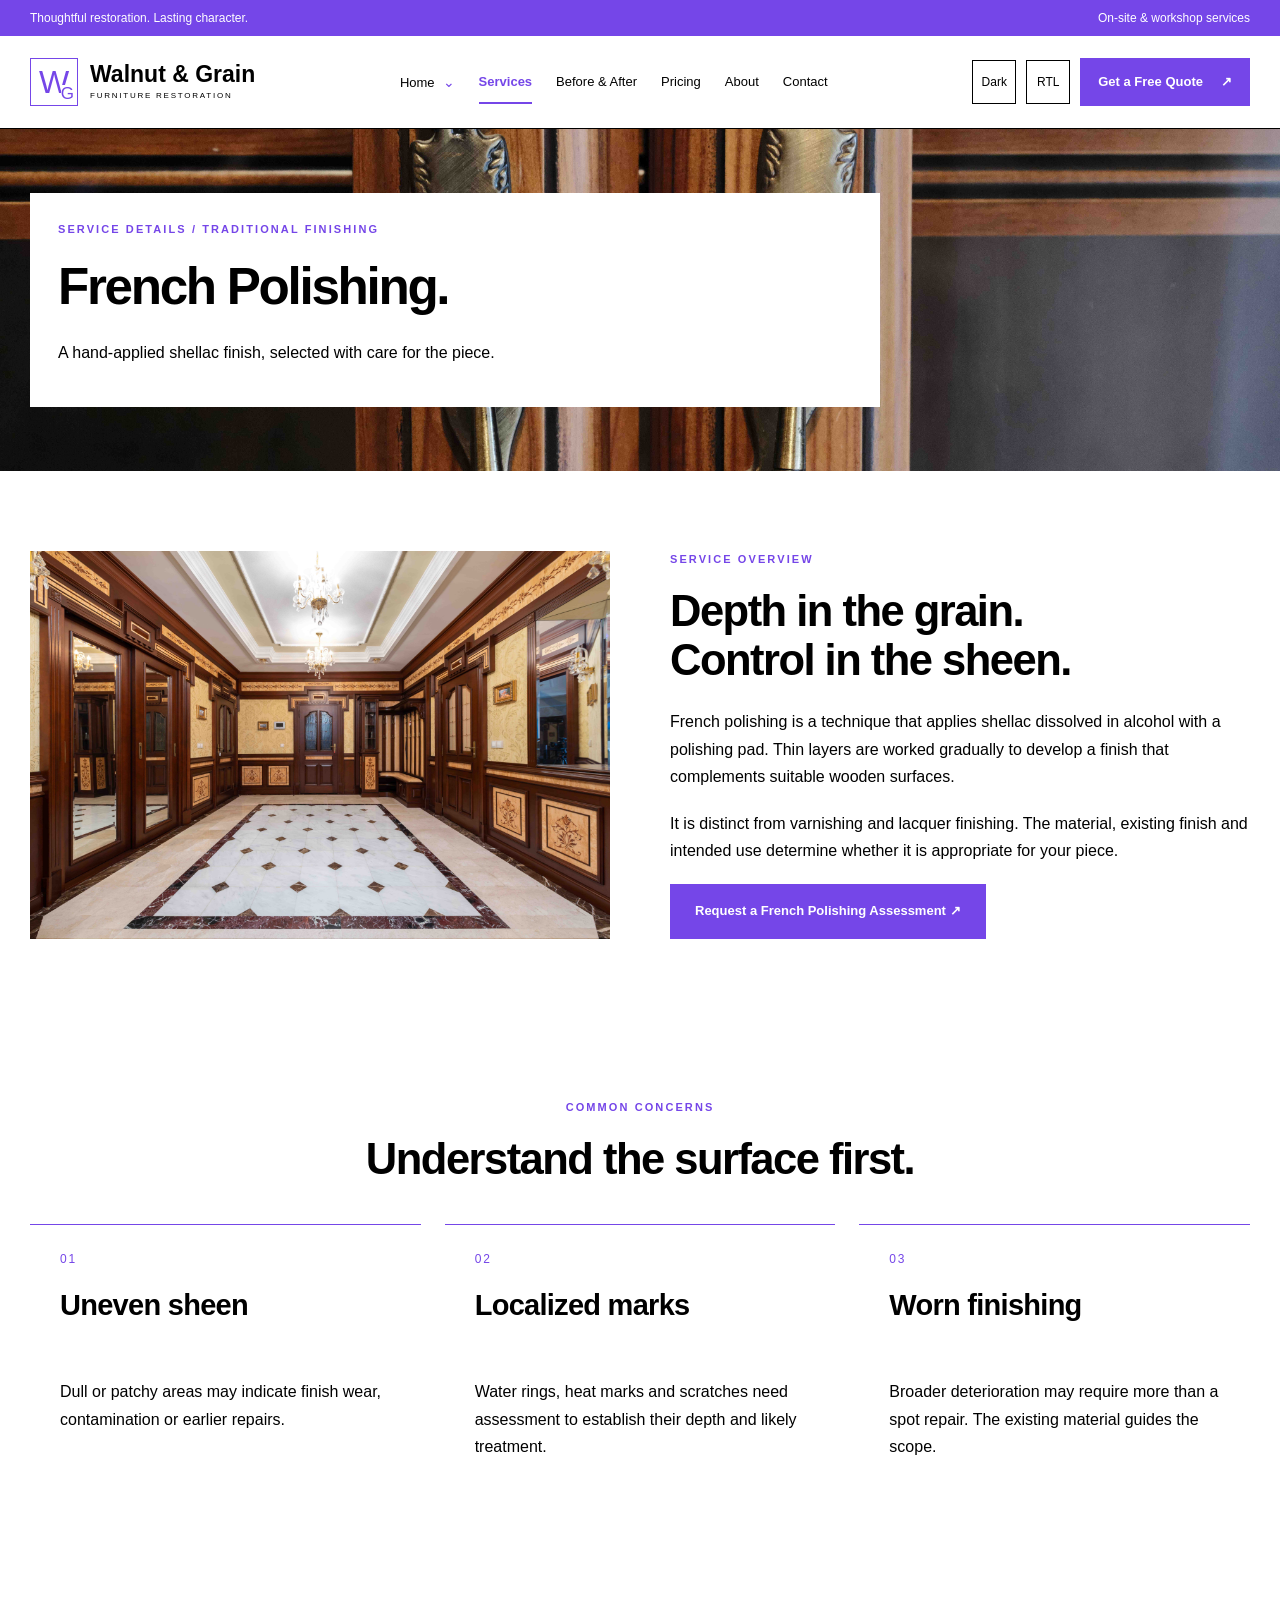
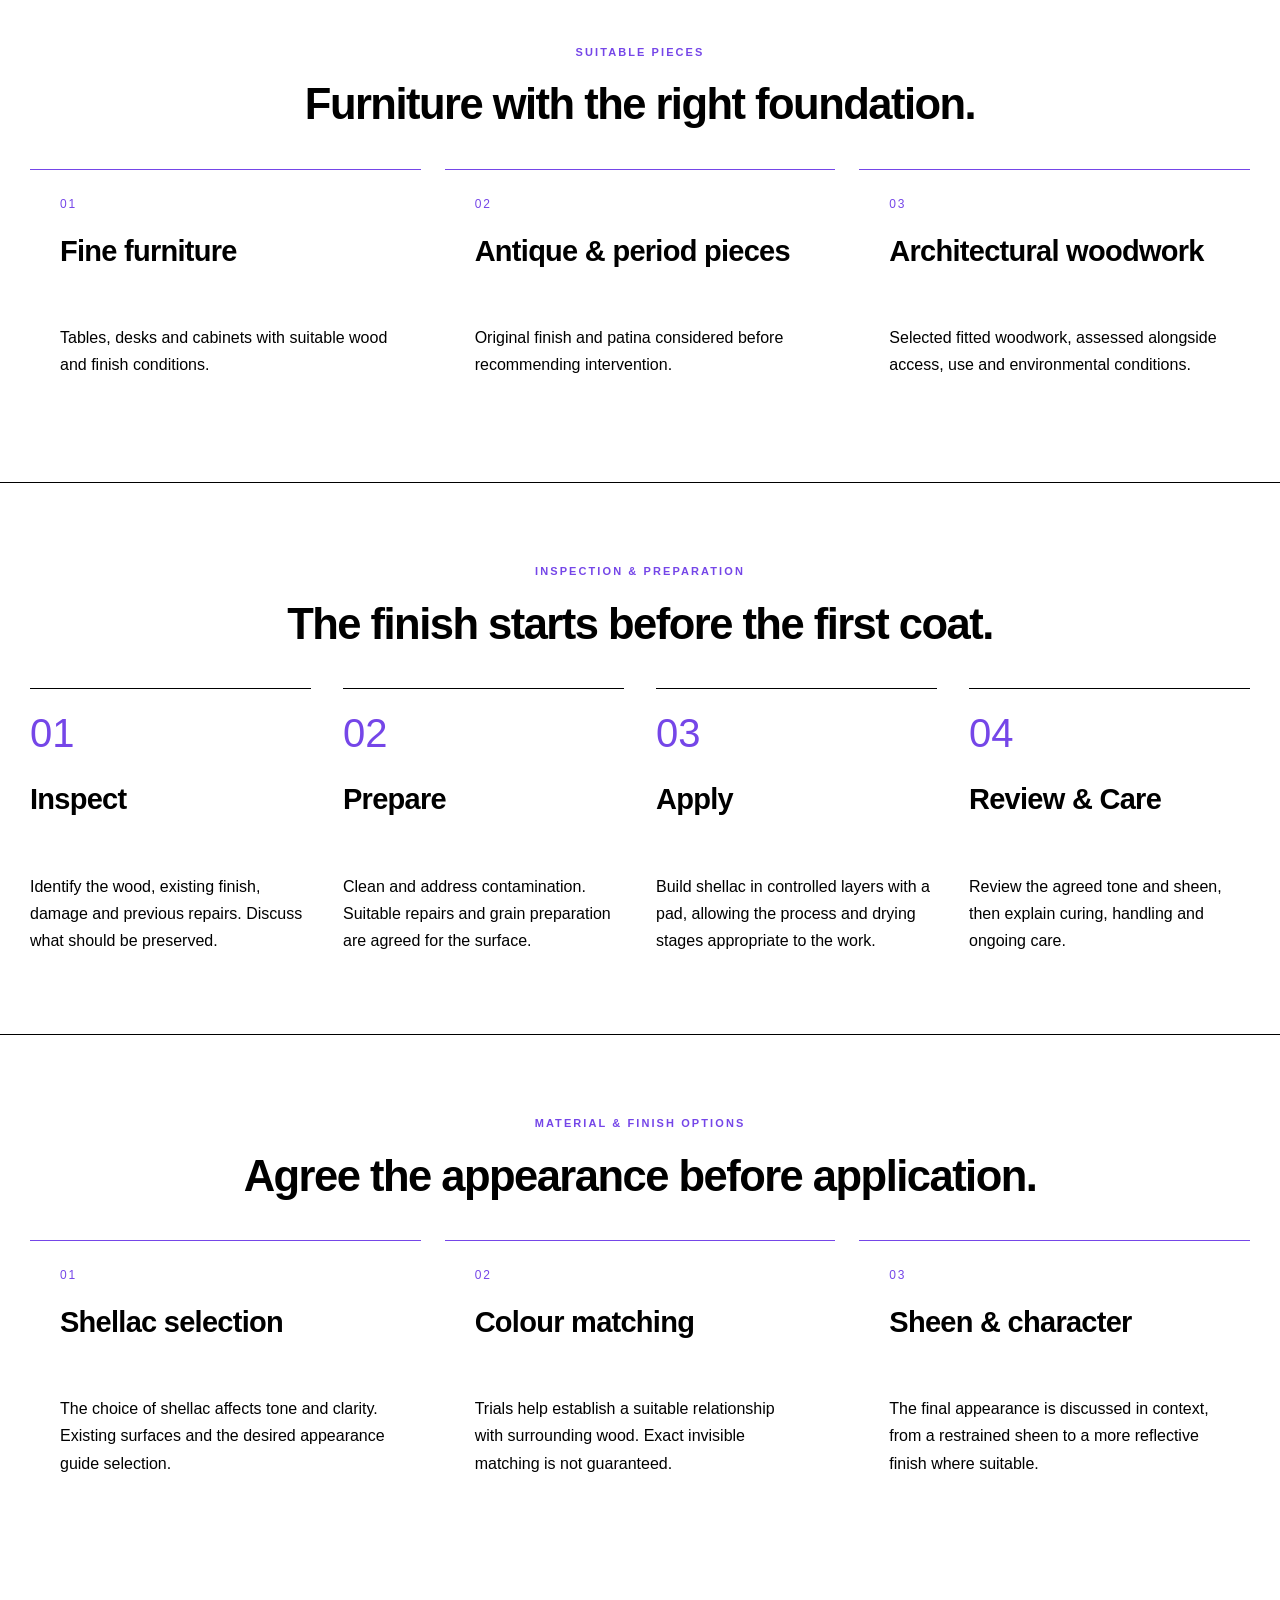
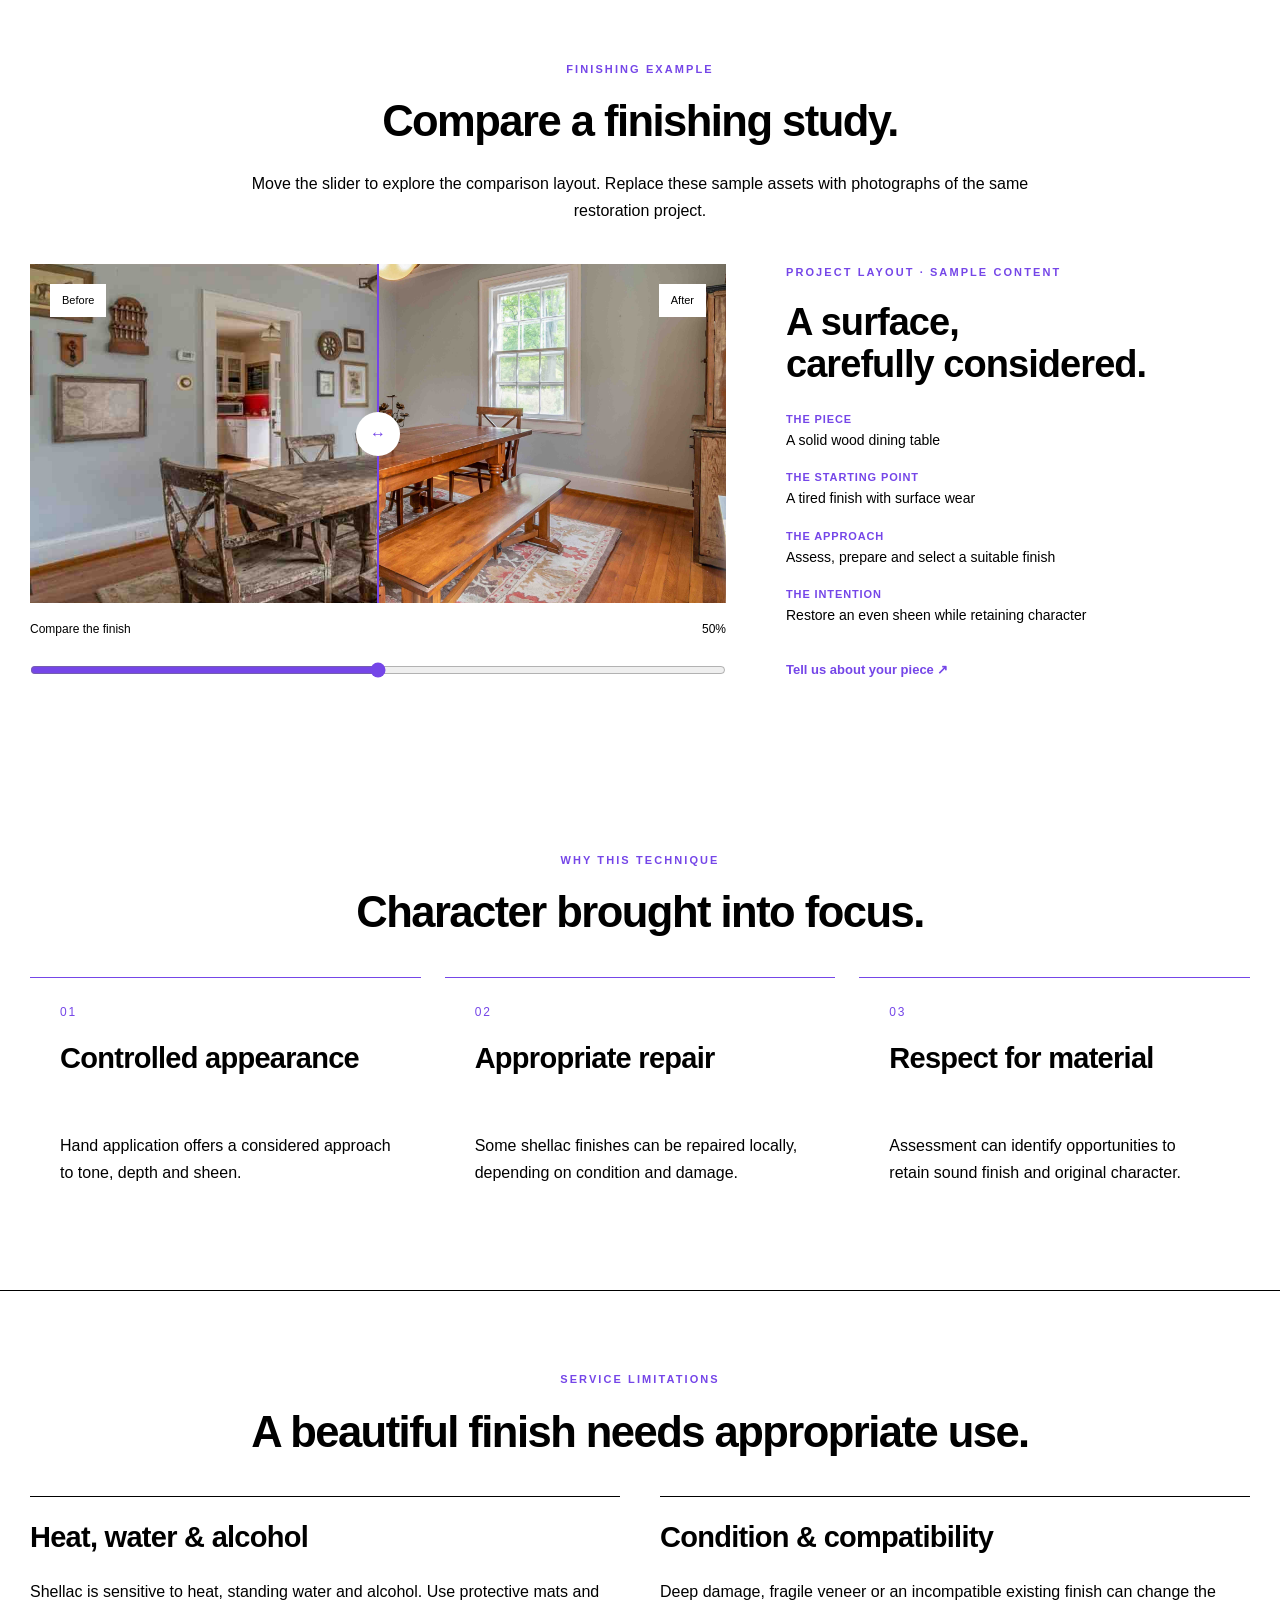
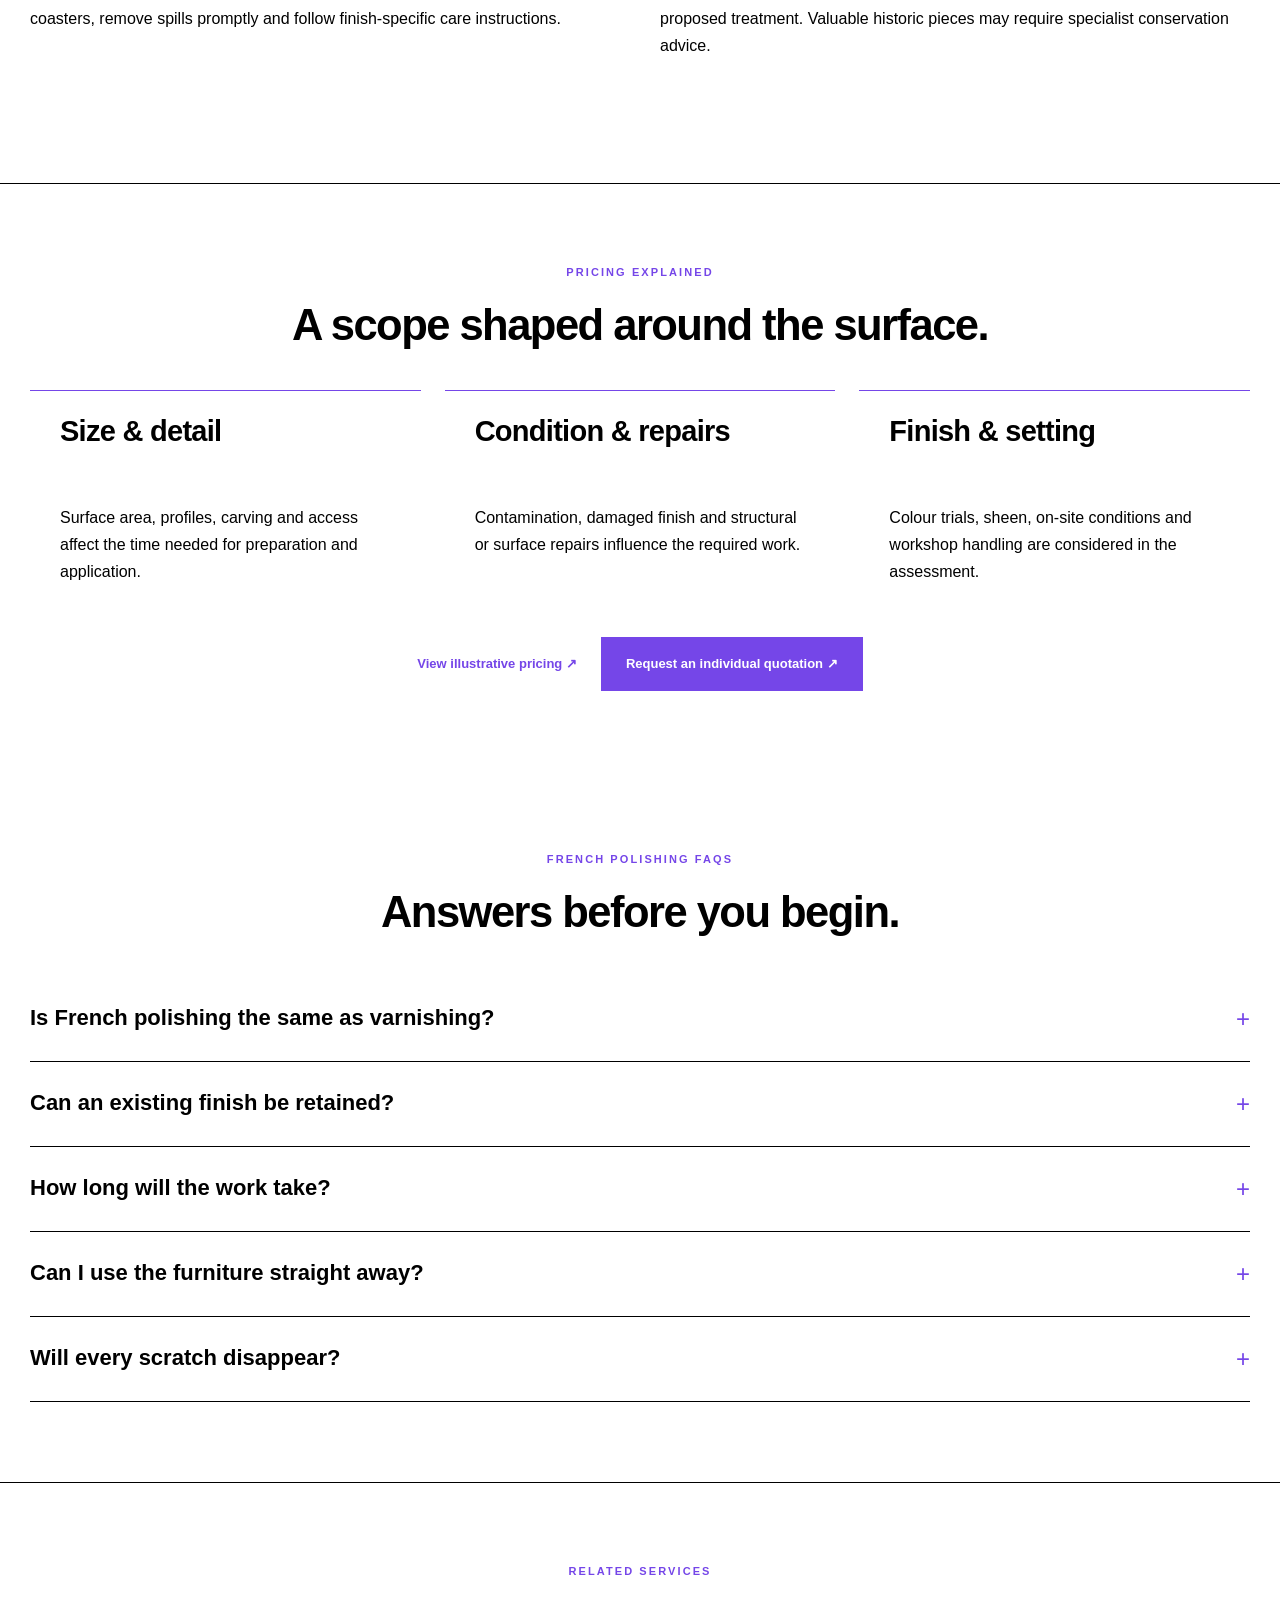
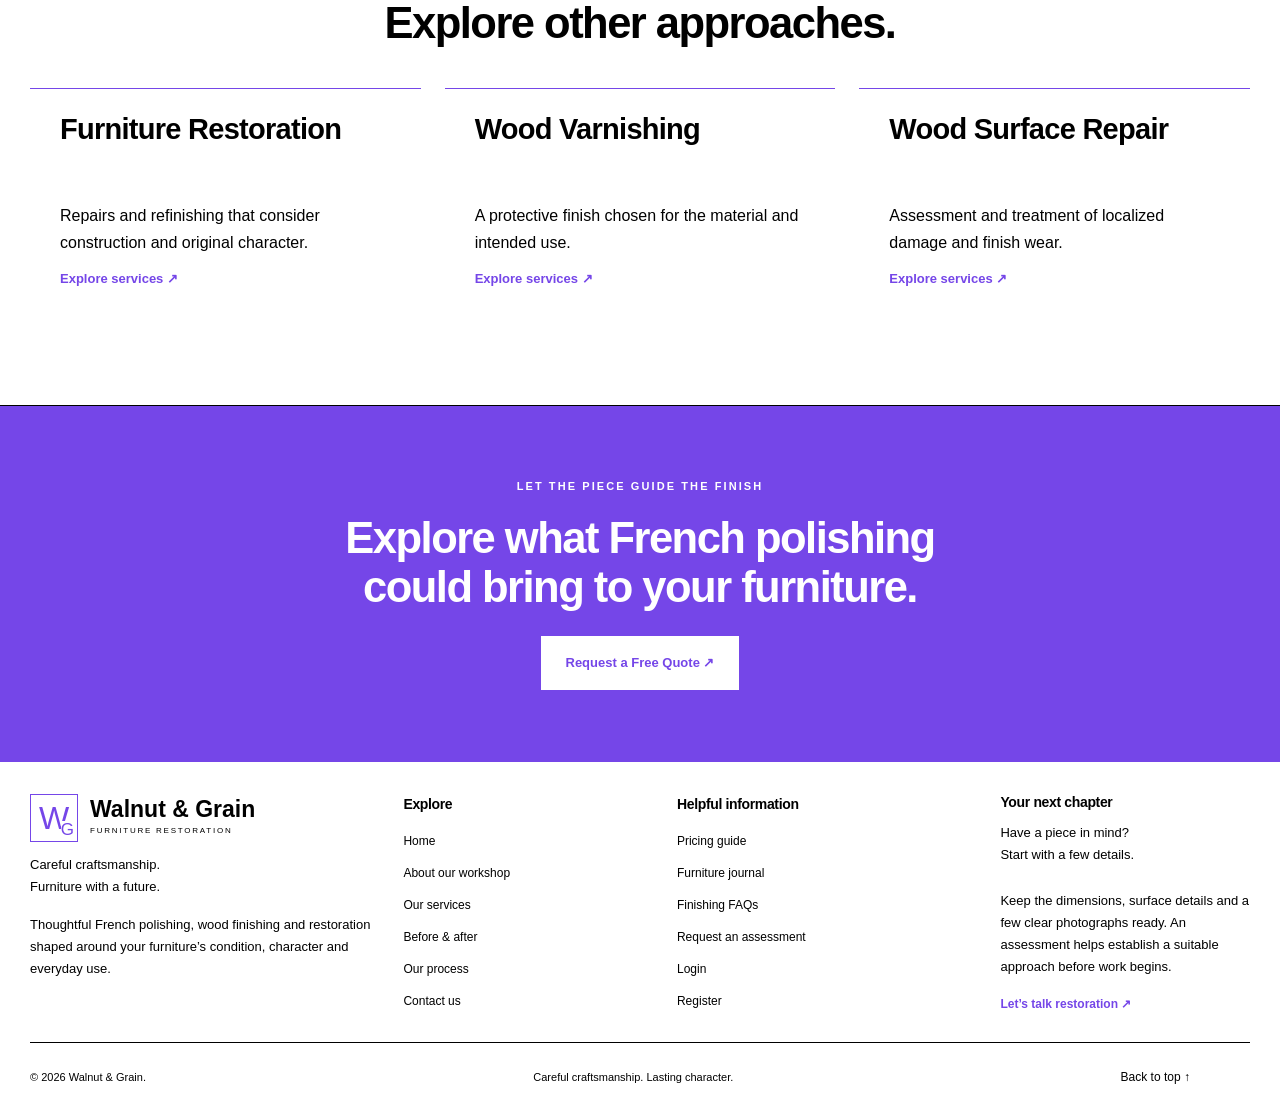
<file: service-details.html>
<!doctype html><html lang="en" dir="ltr"><head><meta charset="utf-8"><meta name="viewport" content="width=device-width,initial-scale=1"><meta name="description" content="Understand traditional French polishing: suitability, shellac application, preparation, finish options, limitations and assessment."><meta property="og:title" content="Walnut & Grain — Furniture with a future"><meta property="og:description" content="Thoughtful furniture restoration and traditional French polishing."><meta property="og:type" content="website"><meta name="theme-color" content="#7546E8"><title>Walnut & Grain | French Polishing | Service Details</title><link rel="stylesheet" href="assets/vendor/bootstrap.min.css"><link rel="stylesheet" href="assets/css/style.css"><link rel="icon" type="image/svg+xml" href="assets/images/favicon.svg"><link rel="icon" sizes="any" href="assets/images/favicon.ico"><link rel="apple-touch-icon" href="assets/images/favicon.png"></head><body><a class="skip" href="#main">Skip to content</a><div class="topline">Thoughtful restoration. Lasting character.<span>On-site & workshop services</span></div><header><a class="brand" href="#home" aria-label="Walnut and Grain home"><span class="brand-mark" aria-hidden="true">W<span>G</span></span><span>Walnut & Grain<small>FURNITURE RESTORATION</small></span></a><button id="menu-toggle" class="utility menu-toggle" aria-label="Open navigation" aria-controls="navigation" aria-expanded="false">☰</button><nav id="navigation" aria-label="Main navigation"><details class="home-dropdown"><summary>Home <span aria-hidden="true">⌄</span></summary><div><a href="index.html">Home 1</a><a href="home-2.html">Home 2</a></div></details><a href="services.html" aria-current="page">Services</a><a href="gallery.html">Before & After</a><a href="pricing.html">Pricing</a><a href="about.html">About</a><a href="contact.html">Contact</a></nav><div class="header-actions"><button class="utility" id="theme" aria-label="Switch color theme">Dark</button><button class="utility" id="rtl" aria-pressed="false">RTL</button><a class="button compact" href="booking.html">Get a Free Quote <span aria-hidden="true">↗</span></a></div></header><main id="main"><section id="home" class="page-heading service-details-heading"><div><p class="eyebrow">SERVICE DETAILS / TRADITIONAL FINISHING</p><h1>French Polishing.</h1><p>A hand-applied shellac finish, selected with care for the piece.</p></div></section><section class="section split"><div class="image-frame"><img src="assets/images/content/french-polishing.jpg" alt="shellac applied with a polishing pad" width="1400" height="900" loading="lazy"></div><div><p class="eyebrow">SERVICE OVERVIEW</p><h2>Depth in the grain.<br>Control in the sheen.</h2><p>French polishing is a technique that applies shellac dissolved in alcohol with a polishing pad. Thin layers are worked gradually to develop a finish that complements suitable wooden surfaces.</p><p>It is distinct from varnishing and lacquer finishing. The material, existing finish and intended use determine whether it is appropriate for your piece.</p><a class="button" href="booking.html">Request a French Polishing Assessment ↗</a></div></section><section class="section"><div class="section-heading"><p class="eyebrow">COMMON CONCERNS</p><h2>Understand the surface first.</h2><p></p></div><div class="grid-three"><article class="plain-card"><span class="number">01</span><h3>Uneven sheen</h3><p>Dull or patchy areas may indicate finish wear, contamination or earlier repairs.</p></article><article class="plain-card"><span class="number">02</span><h3>Localized marks</h3><p>Water rings, heat marks and scratches need assessment to establish their depth and likely treatment.</p></article><article class="plain-card"><span class="number">03</span><h3>Worn finishing</h3><p>Broader deterioration may require more than a spot repair. The existing material guides the scope.</p></article></div></section><section class="section"><div class="section-heading"><p class="eyebrow">SUITABLE PIECES</p><h2>Furniture with the right foundation.</h2><p></p></div><div class="grid-three"><article class="plain-card"><span class="number">01</span><h3>Fine furniture</h3><p>Tables, desks and cabinets with suitable wood and finish conditions.</p></article><article class="plain-card"><span class="number">02</span><h3>Antique & period pieces</h3><p>Original finish and patina considered before recommending intervention.</p></article><article class="plain-card"><span class="number">03</span><h3>Architectural woodwork</h3><p>Selected fitted woodwork, assessed alongside access, use and environmental conditions.</p></article></div></section><section id="process" class="section tinted"><div class="section-heading"><p class="eyebrow">INSPECTION & PREPARATION</p><h2>The finish starts before the first coat.</h2><p></p></div><div class="process-grid"><article><span class="step">01</span><h3>Inspect</h3><p>Identify the wood, existing finish, damage and previous repairs. Discuss what should be preserved.</p></article><article><span class="step">02</span><h3>Prepare</h3><p>Clean and address contamination. Suitable repairs and grain preparation are agreed for the surface.</p></article><article><span class="step">03</span><h3>Apply</h3><p>Build shellac in controlled layers with a pad, allowing the process and drying stages appropriate to the work.</p></article><article><span class="step">04</span><h3>Review & Care</h3><p>Review the agreed tone and sheen, then explain curing, handling and ongoing care.</p></article></div></section><section class="section"><div class="section-heading"><p class="eyebrow">MATERIAL & FINISH OPTIONS</p><h2>Agree the appearance before application.</h2><p></p></div><div class="grid-three"><article class="plain-card"><span class="number">01</span><h3>Shellac selection</h3><p>The choice of shellac affects tone and clarity. Existing surfaces and the desired appearance guide selection.</p></article><article class="plain-card"><span class="number">02</span><h3>Colour matching</h3><p>Trials help establish a suitable relationship with surrounding wood. Exact invisible matching is not guaranteed.</p></article><article class="plain-card"><span class="number">03</span><h3>Sheen & character</h3><p>The final appearance is discussed in context, from a restrained sheen to a more reflective finish where suitable.</p></article></div></section><section id="work" class="section"><div class="section-heading"><p class="eyebrow">FINISHING EXAMPLE</p><h2>Compare a finishing study.</h2><p>Move the slider to explore the comparison layout. Replace these sample assets with photographs of the same restoration project.</p></div><div class="comparison-layout"><div><div class="comparison" id="comparison"><img src="assets/images/gallery/dining-table-after.jpg" alt="After photograph the dining table project" width="1400" height="900" loading="lazy"><div class="before-layer"><img src="assets/images/gallery/dining-table-before.jpg" alt="Before photograph the same dining table project" width="1400" height="900" loading="lazy"></div><span class="compare-label before-label">Before</span><span class="compare-label after-label">After</span><div class="divider"><span aria-hidden="true">↔</span></div></div><label class="slider-label" for="compare-range">Compare the finish <output id="compare-value">50%</output></label><input id="compare-range" type="range" min="0" max="100" value="50" aria-label="Percentage of before photograph visible"></div><div class="project-description"><p class="eyebrow">PROJECT LAYOUT · SAMPLE CONTENT</p><h3>A surface,<br>carefully considered.</h3><dl><dt>The piece</dt><dd>A solid wood dining table</dd><dt>The starting point</dt><dd>A tired finish with surface wear</dd><dt>The approach</dt><dd>Assess, prepare and select a suitable finish</dd><dt>The intention</dt><dd>Restore an even sheen while retaining character</dd></dl><a href="#quote" class="text-link">Tell us about your piece ↗</a></div></div></section><section class="section"><div class="section-heading"><p class="eyebrow">WHY THIS TECHNIQUE</p><h2>Character brought into focus.</h2><p></p></div><div class="grid-three"><article class="plain-card"><span class="number">01</span><h3>Controlled appearance</h3><p>Hand application offers a considered approach to tone, depth and sheen.</p></article><article class="plain-card"><span class="number">02</span><h3>Appropriate repair</h3><p>Some shellac finishes can be repaired locally, depending on condition and damage.</p></article><article class="plain-card"><span class="number">03</span><h3>Respect for material</h3><p>Assessment can identify opportunities to retain sound finish and original character.</p></article></div></section><section class="section tinted"><div class="section-heading"><p class="eyebrow">SERVICE LIMITATIONS</p><h2>A beautiful finish needs appropriate use.</h2><p></p></div><div class="studio-stories"><article><h3>Heat, water & alcohol</h3><p>Shellac is sensitive to heat, standing water and alcohol. Use protective mats and coasters, remove spills promptly and follow finish-specific care instructions.</p></article><article><h3>Condition & compatibility</h3><p>Deep damage, fragile veneer or an incompatible existing finish can change the proposed treatment. Valuable historic pieces may require specialist conservation advice.</p></article></div></section><section class="section"><div class="section-heading"><p class="eyebrow">PRICING EXPLAINED</p><h2>A scope shaped around the surface.</h2><p></p></div><div class="grid-three"><article class="plain-card"><h3>Size & detail</h3><p>Surface area, profiles, carving and access affect the time needed for preparation and application.</p></article><article class="plain-card"><h3>Condition & repairs</h3><p>Contamination, damaged finish and structural or surface repairs influence the required work.</p></article><article class="plain-card"><h3>Finish & setting</h3><p>Colour trials, sheen, on-site conditions and workshop handling are considered in the assessment.</p></article></div><div class="details-links"><a class="text-link" href="index.html#pricing">View illustrative pricing ↗</a><a class="button" href="booking.html">Request an individual quotation ↗</a></div></section><section class="section faq-section"><div class="section-heading"><p class="eyebrow">FRENCH POLISHING FAQS</p><h2>Answers before you begin.</h2><p></p></div><div class="faqs"><details><summary>Is French polishing the same as varnishing?<span aria-hidden="true">+</span></summary><p>No. French polishing is a hand application technique using shellac. Varnishes and lacquers are separate finishing systems with different properties.</p></details><details><summary>Can an existing finish be retained?<span aria-hidden="true">+</span></summary><p>Sometimes. Its condition, compatibility and the damage determine whether cleaning, localized repair or broader refinishing is appropriate.</p></details><details><summary>How long will the work take?<span aria-hidden="true">+</span></summary><p>Preparation, repairs, surface size and drying or curing requirements all affect the schedule. Timing is discussed after assessment.</p></details><details><summary>Can I use the furniture straight away?<span aria-hidden="true">+</span></summary><p>Follow the guidance provided for the specific finish. Drying to the touch does not necessarily mean the piece is ready for normal use.</p></details><details><summary>Will every scratch disappear?<span aria-hidden="true">+</span></summary><p>Not necessarily. Marks extending into the wood or fragile veneers can limit treatment. Expectations should be agreed before work begins.</p></details></div></section><section class="section tinted"><div class="section-heading"><p class="eyebrow">RELATED SERVICES</p><h2>Explore other approaches.</h2><p></p></div><div class="grid-three"><article class="plain-card"><h3>Furniture Restoration</h3><p>Repairs and refinishing that consider construction and original character.</p><a class="text-link" href="services.html">Explore services ↗</a></article><article class="plain-card"><h3>Wood Varnishing</h3><p>A protective finish chosen for the material and intended use.</p><a class="text-link" href="services.html">Explore services ↗</a></article><article class="plain-card"><h3>Wood Surface Repair</h3><p>Assessment and treatment of localized damage and finish wear.</p><a class="text-link" href="services.html">Explore services ↗</a></article></div></section><section id="quote" class="final-cta"><p class="eyebrow">LET THE PIECE GUIDE THE FINISH</p><h2>Explore what French polishing<br>could bring to your furniture.</h2><a class="button light" href="booking.html">Request a Free Quote ↗</a></section></main><footer><div class="footer-grid"><div><a class="brand" href="#home"><span class="brand-mark" aria-hidden="true">W<span>G</span></span><span>Walnut & Grain<small>FURNITURE RESTORATION</small></span></a><p>Careful craftsmanship.<br>Furniture with a future.</p><p class="footer-about-copy">Thoughtful French polishing, wood finishing and restoration shaped around your furniture’s condition, character and everyday use.</p></div><div><h3>Explore</h3><a href="index.html">Home</a><a href="about.html">About our workshop</a><a href="services.html">Our services</a><a href="gallery.html">Before &amp; after</a><a href="index.html#process">Our process</a><a href="contact.html">Contact us</a></div><div><h3>Helpful information</h3><a href="pricing.html">Pricing guide</a><a href="blog.html">Furniture journal</a><a href="index.html#faq">Finishing FAQs</a><a href="booking.html">Request an assessment</a><a href="login.html">Login</a><a href="register.html">Register</a></div><div><h3>Your next chapter</h3><p>Have a piece in mind?<br>Start with a few details.</p><p class="footer-assessment-copy">Keep the dimensions, surface details and a few clear photographs ready. An assessment helps establish a suitable approach before work begins.</p><a class="text-link" href="#quote">Let’s talk restoration ↗</a></div></div><div class="footer-bottom"><span>© <span id="year">2026</span> Walnut & Grain.</span><span>Careful craftsmanship. Lasting character.</span><a href="#home">Back to top ↑</a></div></footer><button id="to-top" class="to-top" aria-label="Scroll to top" hidden>↑</button><script src="assets/js/main.js"></script></body></html>
</file>
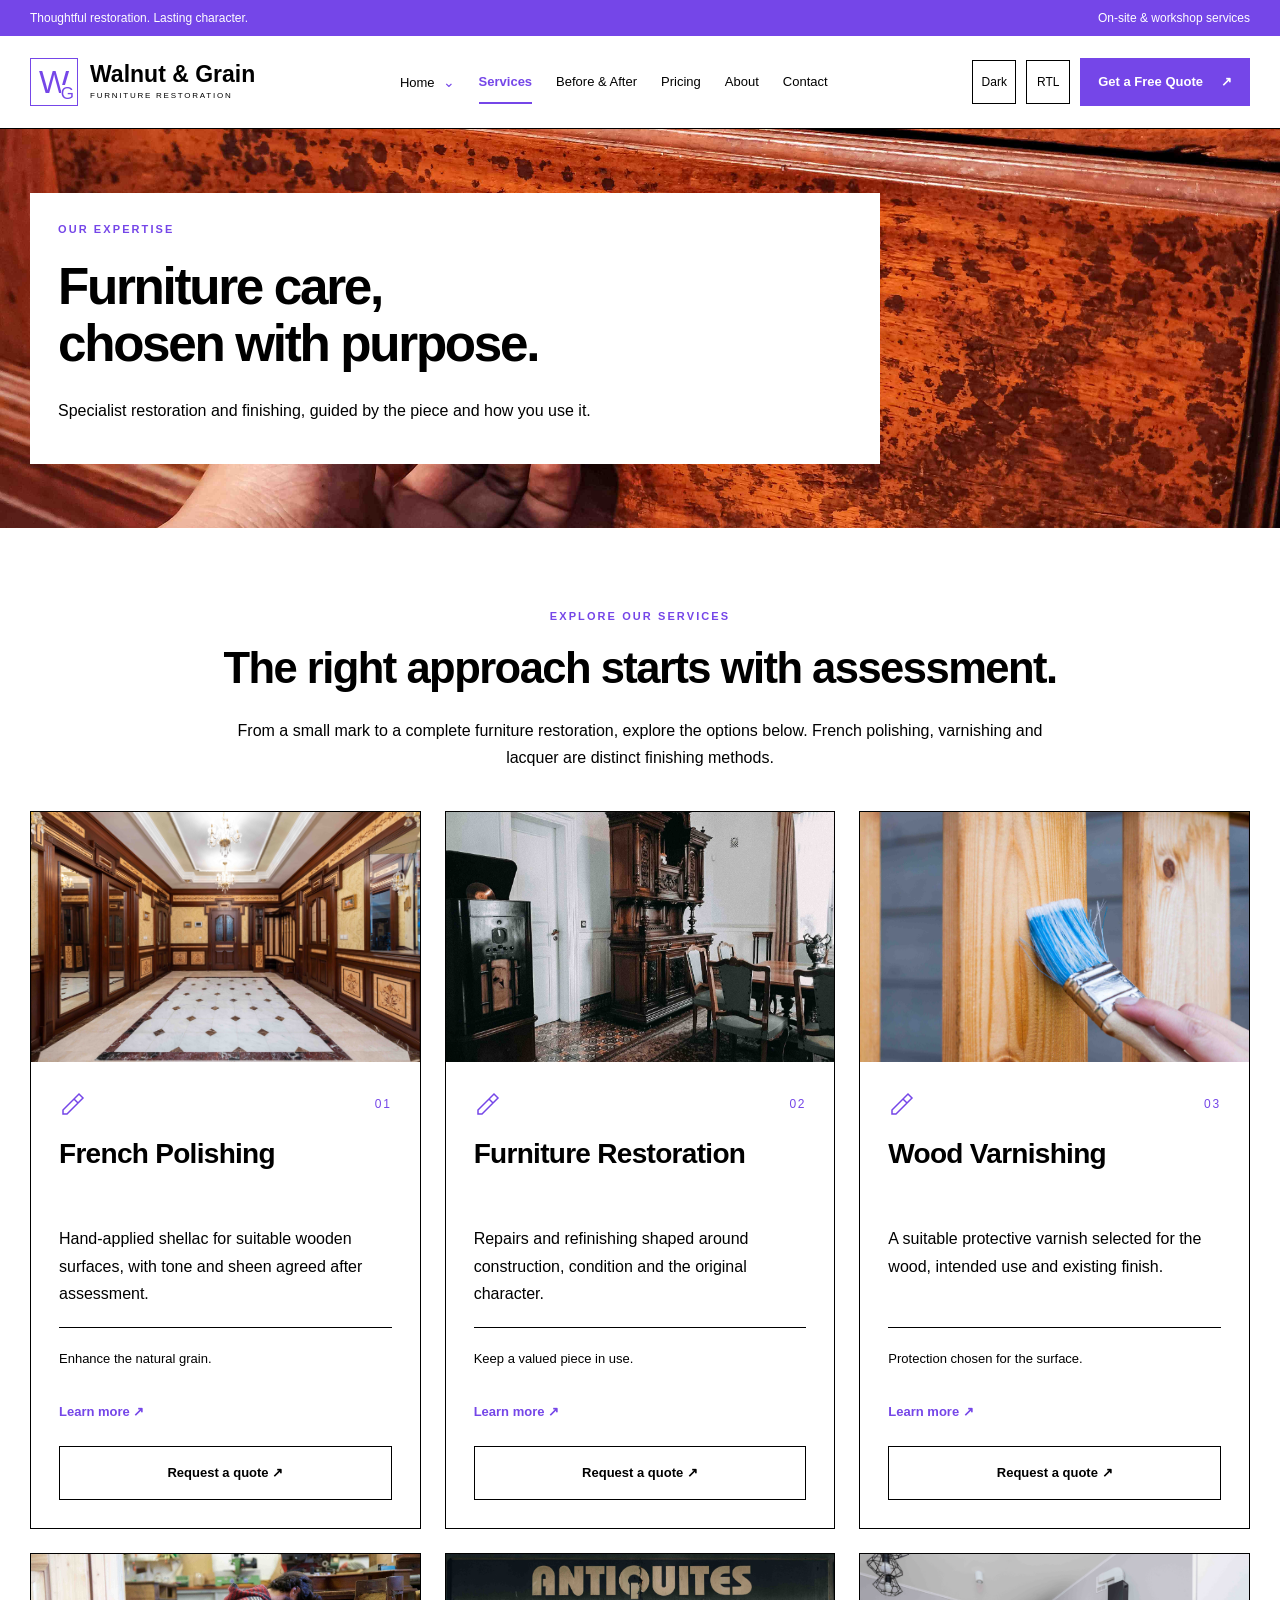
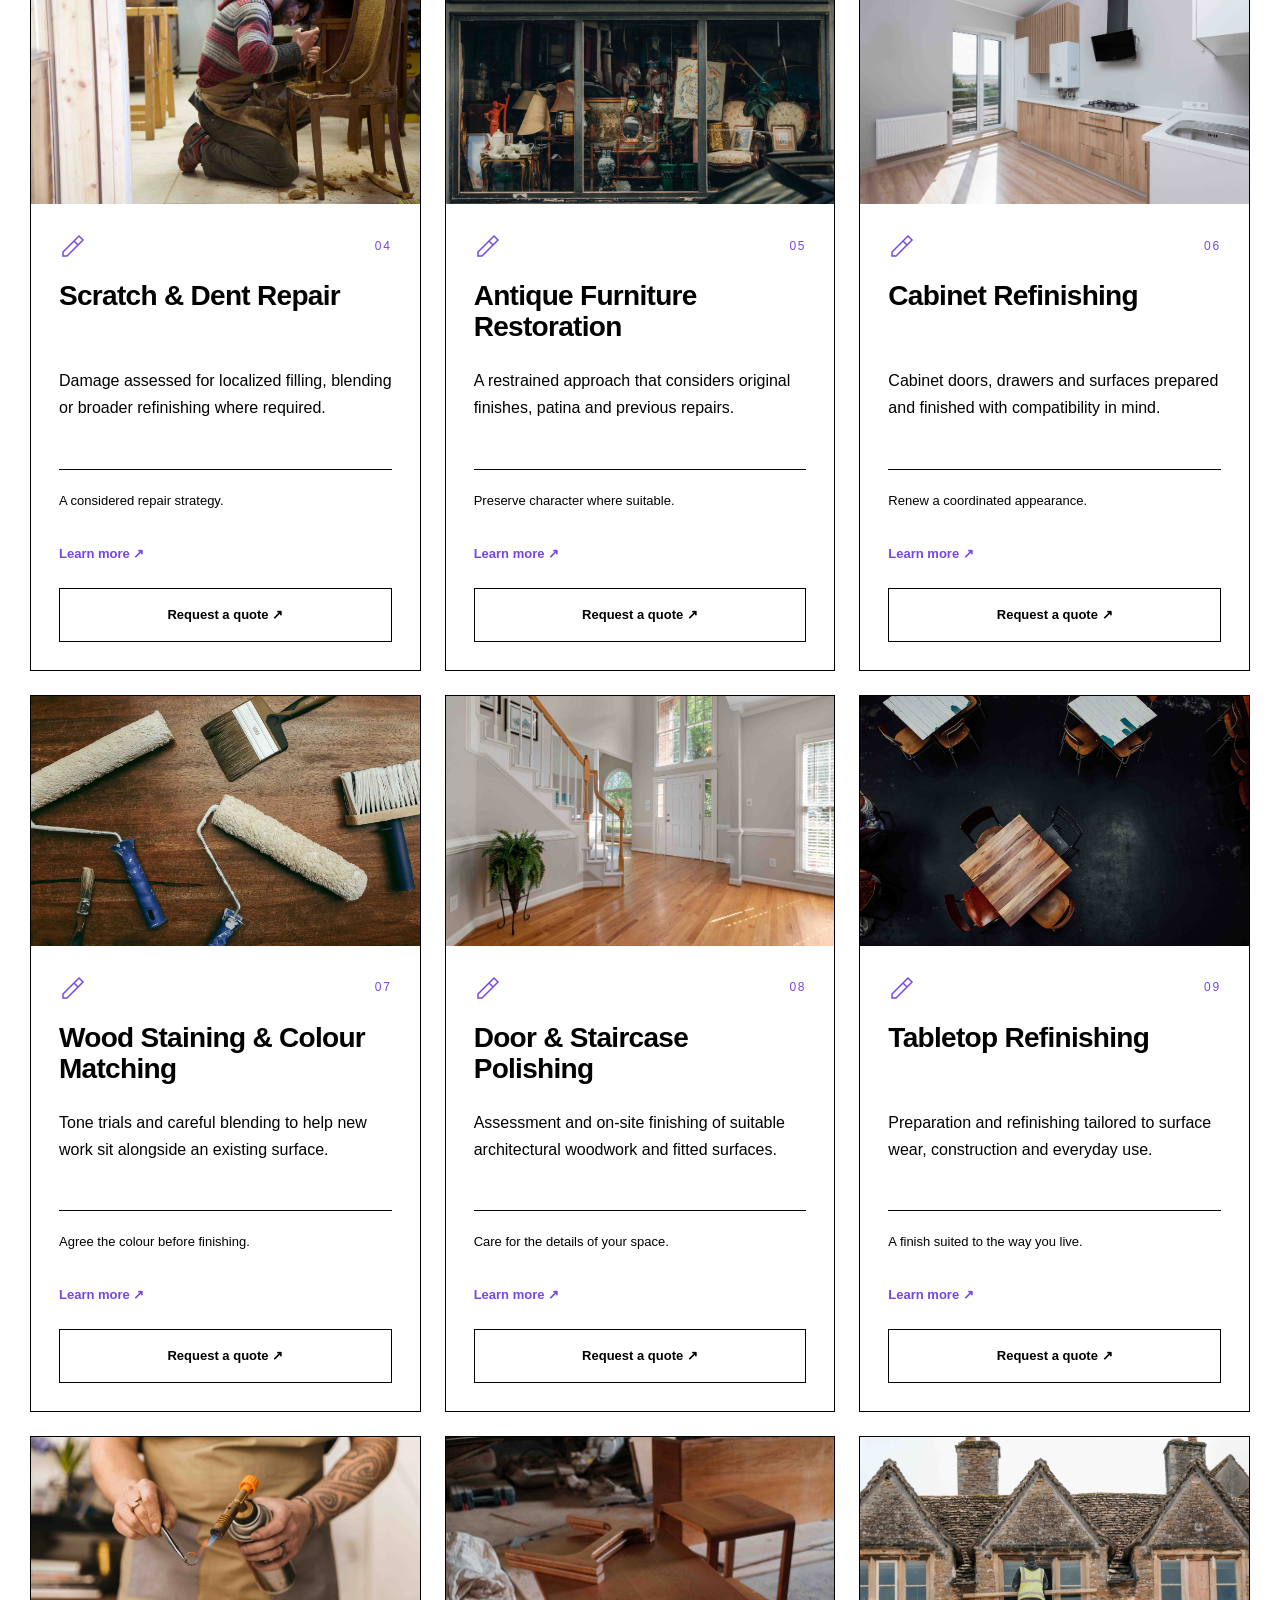
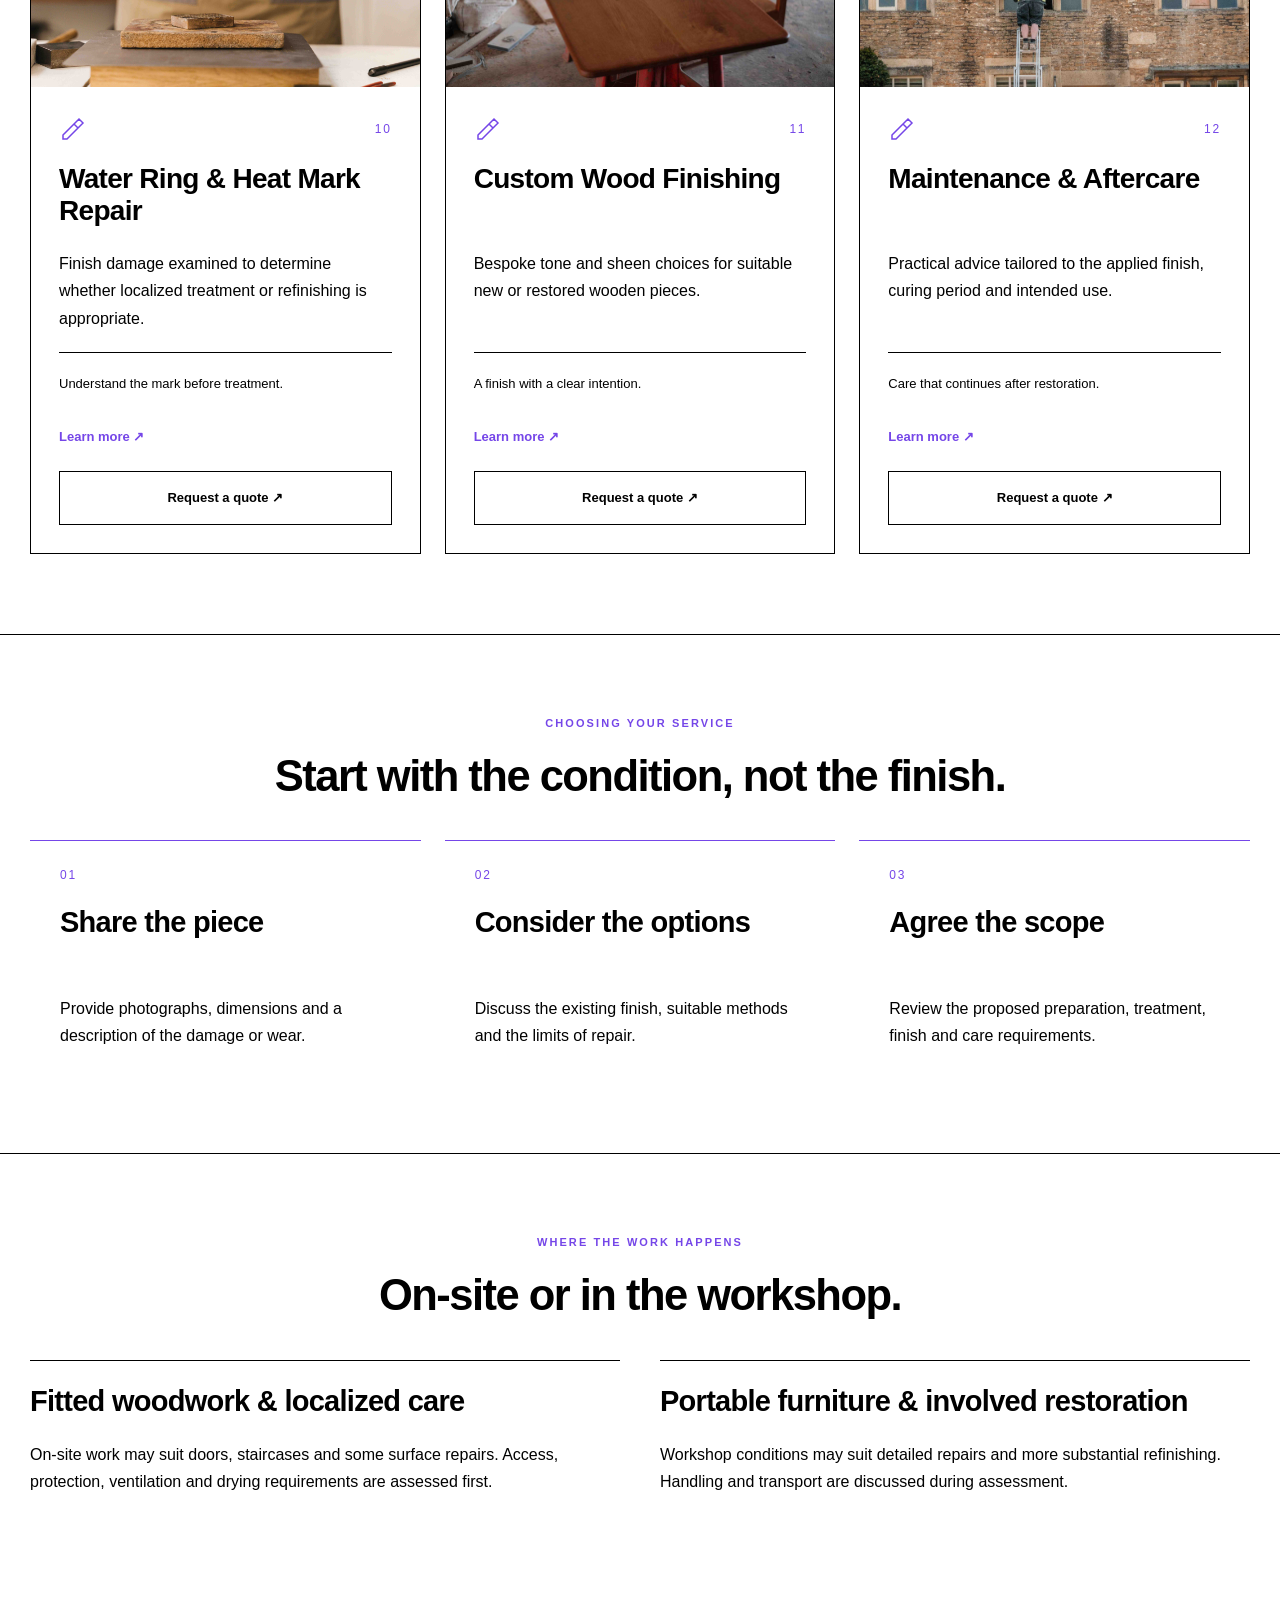
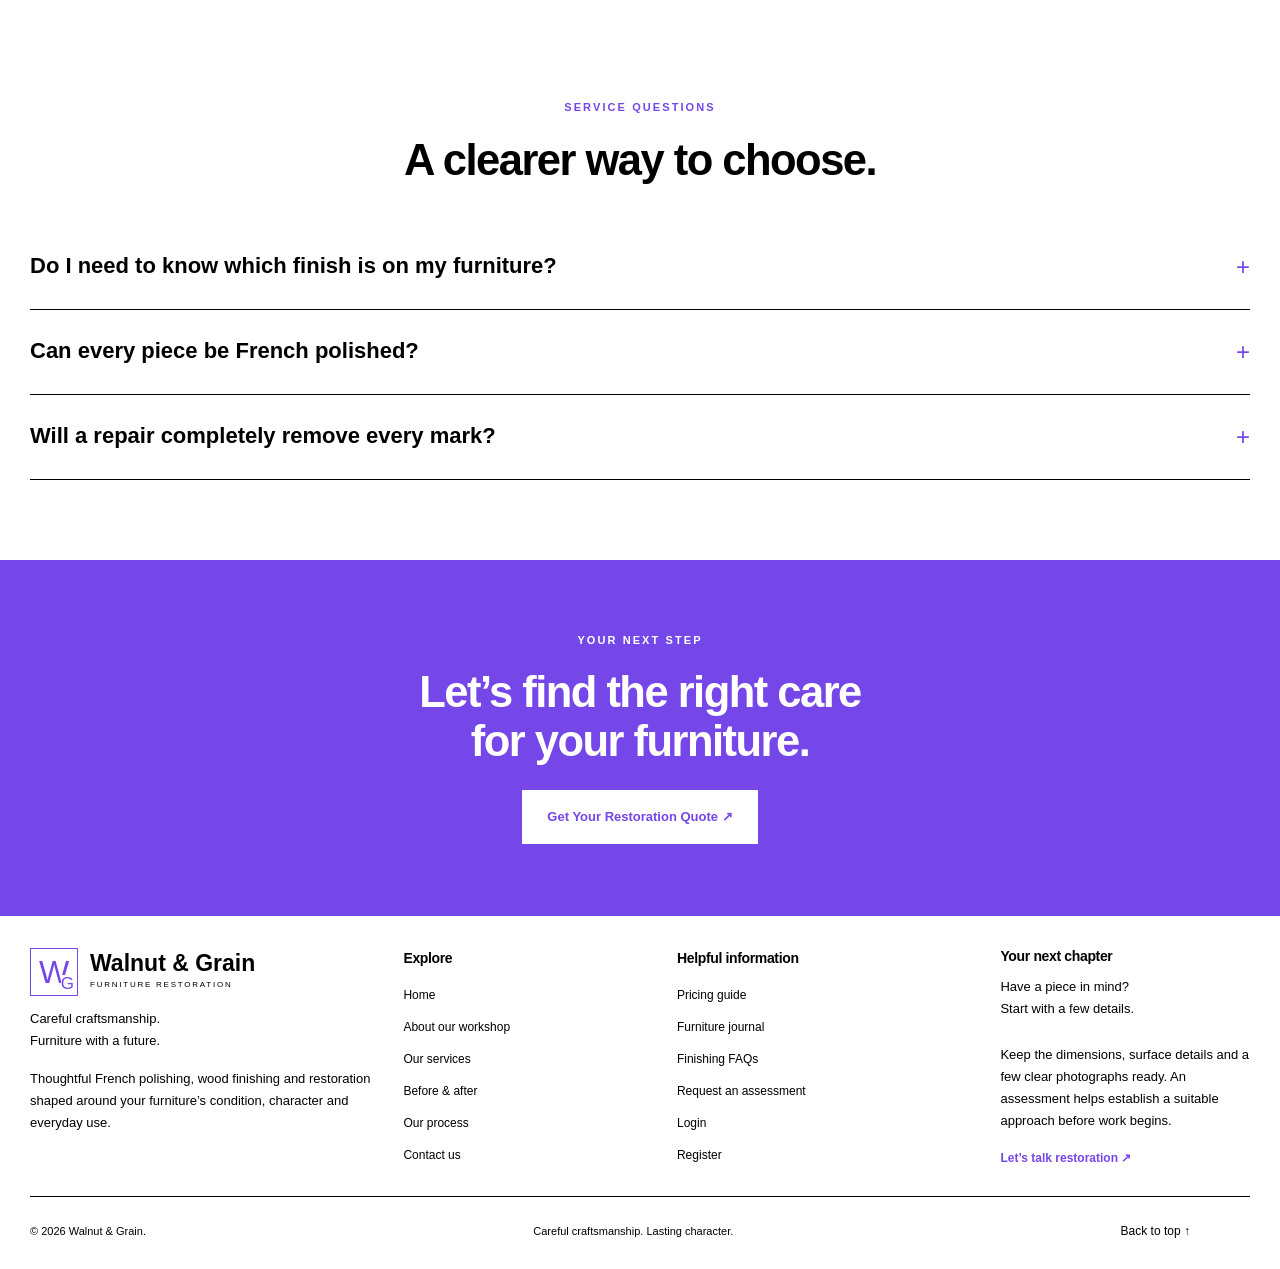
<file: services.html>
<!doctype html><html lang="en" dir="ltr"><head><meta charset="utf-8"><meta name="viewport" content="width=device-width,initial-scale=1"><meta name="description" content="Explore twelve furniture care services, from French polishing and antique restoration to surface repair and aftercare."><meta property="og:title" content="Walnut & Grain — Furniture with a future"><meta property="og:description" content="Thoughtful furniture restoration and traditional French polishing."><meta property="og:type" content="website"><meta name="theme-color" content="#7546E8"><title>Walnut & Grain | Furniture Restoration Services</title><link rel="stylesheet" href="assets/vendor/bootstrap.min.css"><link rel="stylesheet" href="assets/css/style.css"><link rel="icon" type="image/svg+xml" href="assets/images/favicon.svg"><link rel="icon" sizes="any" href="assets/images/favicon.ico"><link rel="apple-touch-icon" href="assets/images/favicon.png"></head><body><a class="skip" href="#main">Skip to content</a><div class="topline">Thoughtful restoration. Lasting character.<span>On-site & workshop services</span></div><header><a class="brand" href="#home" aria-label="Walnut and Grain home"><span class="brand-mark" aria-hidden="true">W<span>G</span></span><span>Walnut & Grain<small>FURNITURE RESTORATION</small></span></a><button id="menu-toggle" class="utility menu-toggle" aria-label="Open navigation" aria-controls="navigation" aria-expanded="false">☰</button><nav id="navigation" aria-label="Main navigation"><details class="home-dropdown"><summary>Home <span aria-hidden="true">⌄</span></summary><div><a href="index.html">Home 1</a><a href="home-2.html">Home 2</a></div></details><a href="services.html" aria-current="page">Services</a><a href="gallery.html">Before & After</a><a href="pricing.html">Pricing</a><a href="about.html">About</a><a href="contact.html">Contact</a></nav><div class="header-actions"><button class="utility" id="theme" aria-label="Switch color theme">Dark</button><button class="utility" id="rtl" aria-pressed="false">RTL</button><a class="button compact" href="booking.html">Get a Free Quote <span aria-hidden="true">↗</span></a></div></header><main id="main"><section id="home" class="page-heading services-heading"><div><p class="eyebrow">OUR EXPERTISE</p><h1>Furniture care,<br>chosen with purpose.</h1><p>Specialist restoration and finishing, guided by the piece and how you use it.</p></div></section><section id="services" class="section"><div class="section-heading"><p class="eyebrow">EXPLORE OUR SERVICES</p><h2>The right approach starts with assessment.</h2><p>From a small mark to a complete furniture restoration, explore the options below. French polishing, varnishing and lacquer are distinct finishing methods.</p></div><div class="grid-three service-directory"><article class="service-card"><div class="image-frame"><img src="assets/images/content/french-polishing.jpg" alt="french polishing" width="1400" height="900" loading="lazy"></div><div class="card-body"><div class="service-symbol"><svg aria-hidden="true" width="28" height="28" viewBox="0 0 28 28" fill="none"><path d="M4 20 20 4l4 4L8 24H4v-4Z M15 9l4 4" stroke="currentColor" stroke-width="1.5"/></svg><span class="number">01</span></div><h3>French Polishing</h3><p>Hand-applied shellac for suitable wooden surfaces, with tone and sheen agreed after assessment.</p><p class="benefit">Enhance the natural grain.</p><a class="text-link" href="service-details.html">Learn more ↗</a><a class="button secondary" href="booking.html">Request a quote ↗</a></div></article><article class="service-card"><div class="image-frame"><img src="assets/images/content/restoration.jpg" alt="furniture restoration" width="1400" height="900" loading="lazy"></div><div class="card-body"><div class="service-symbol"><svg aria-hidden="true" width="28" height="28" viewBox="0 0 28 28" fill="none"><path d="M4 20 20 4l4 4L8 24H4v-4Z M15 9l4 4" stroke="currentColor" stroke-width="1.5"/></svg><span class="number">02</span></div><h3>Furniture Restoration</h3><p>Repairs and refinishing shaped around construction, condition and the original character.</p><p class="benefit">Keep a valued piece in use.</p><button class="text-link service-info" data-service="Furniture Restoration">Learn more ↗</button><a class="button secondary" href="booking.html">Request a quote ↗</a></div></article><article class="service-card"><div class="image-frame"><img src="assets/images/content/varnishing.jpg" alt="wood varnishing" width="1400" height="900" loading="lazy"></div><div class="card-body"><div class="service-symbol"><svg aria-hidden="true" width="28" height="28" viewBox="0 0 28 28" fill="none"><path d="M4 20 20 4l4 4L8 24H4v-4Z M15 9l4 4" stroke="currentColor" stroke-width="1.5"/></svg><span class="number">03</span></div><h3>Wood Varnishing</h3><p>A suitable protective varnish selected for the wood, intended use and existing finish.</p><p class="benefit">Protection chosen for the surface.</p><button class="text-link service-info" data-service="Wood Varnishing">Learn more ↗</button><a class="button secondary" href="booking.html">Request a quote ↗</a></div></article><article class="service-card"><div class="image-frame"><img src="assets/images/content/scratch-repair.jpg" alt="scratch & dent repair" width="1400" height="900" loading="lazy"></div><div class="card-body"><div class="service-symbol"><svg aria-hidden="true" width="28" height="28" viewBox="0 0 28 28" fill="none"><path d="M4 20 20 4l4 4L8 24H4v-4Z M15 9l4 4" stroke="currentColor" stroke-width="1.5"/></svg><span class="number">04</span></div><h3>Scratch & Dent Repair</h3><p>Damage assessed for localized filling, blending or broader refinishing where required.</p><p class="benefit">A considered repair strategy.</p><button class="text-link service-info" data-service="Scratch & Dent Repair">Learn more ↗</button><a class="button secondary" href="booking.html">Request a quote ↗</a></div></article><article class="service-card"><div class="image-frame"><img src="assets/images/content/antique-restoration.jpg" alt="antique furniture restoration" width="1400" height="900" loading="lazy"></div><div class="card-body"><div class="service-symbol"><svg aria-hidden="true" width="28" height="28" viewBox="0 0 28 28" fill="none"><path d="M4 20 20 4l4 4L8 24H4v-4Z M15 9l4 4" stroke="currentColor" stroke-width="1.5"/></svg><span class="number">05</span></div><h3>Antique Furniture Restoration</h3><p>A restrained approach that considers original finishes, patina and previous repairs.</p><p class="benefit">Preserve character where suitable.</p><button class="text-link service-info" data-service="Antique Furniture Restoration">Learn more ↗</button><a class="button secondary" href="booking.html">Request a quote ↗</a></div></article><article class="service-card"><div class="image-frame"><img src="assets/images/content/cabinet-refinishing.jpg" alt="cabinet refinishing" width="1400" height="900" loading="lazy"></div><div class="card-body"><div class="service-symbol"><svg aria-hidden="true" width="28" height="28" viewBox="0 0 28 28" fill="none"><path d="M4 20 20 4l4 4L8 24H4v-4Z M15 9l4 4" stroke="currentColor" stroke-width="1.5"/></svg><span class="number">06</span></div><h3>Cabinet Refinishing</h3><p>Cabinet doors, drawers and surfaces prepared and finished with compatibility in mind.</p><p class="benefit">Renew a coordinated appearance.</p><button class="text-link service-info" data-service="Cabinet Refinishing">Learn more ↗</button><a class="button secondary" href="booking.html">Request a quote ↗</a></div></article><article class="service-card"><div class="image-frame"><img src="assets/images/content/colour-matching.jpg" alt="wood staining & colour matching" width="1400" height="900" loading="lazy"></div><div class="card-body"><div class="service-symbol"><svg aria-hidden="true" width="28" height="28" viewBox="0 0 28 28" fill="none"><path d="M4 20 20 4l4 4L8 24H4v-4Z M15 9l4 4" stroke="currentColor" stroke-width="1.5"/></svg><span class="number">07</span></div><h3>Wood Staining & Colour Matching</h3><p>Tone trials and careful blending to help new work sit alongside an existing surface.</p><p class="benefit">Agree the colour before finishing.</p><button class="text-link service-info" data-service="Wood Staining & Colour Matching">Learn more ↗</button><a class="button secondary" href="booking.html">Request a quote ↗</a></div></article><article class="service-card"><div class="image-frame"><img src="assets/images/content/door-staircase.jpg" alt="door & staircase polishing" width="1400" height="900" loading="lazy"></div><div class="card-body"><div class="service-symbol"><svg aria-hidden="true" width="28" height="28" viewBox="0 0 28 28" fill="none"><path d="M4 20 20 4l4 4L8 24H4v-4Z M15 9l4 4" stroke="currentColor" stroke-width="1.5"/></svg><span class="number">08</span></div><h3>Door & Staircase Polishing</h3><p>Assessment and on-site finishing of suitable architectural woodwork and fitted surfaces.</p><p class="benefit">Care for the details of your space.</p><button class="text-link service-info" data-service="Door & Staircase Polishing">Learn more ↗</button><a class="button secondary" href="booking.html">Request a quote ↗</a></div></article><article class="service-card"><div class="image-frame"><img src="assets/images/content/tabletop.jpg" alt="tabletop refinishing" width="1400" height="900" loading="lazy"></div><div class="card-body"><div class="service-symbol"><svg aria-hidden="true" width="28" height="28" viewBox="0 0 28 28" fill="none"><path d="M4 20 20 4l4 4L8 24H4v-4Z M15 9l4 4" stroke="currentColor" stroke-width="1.5"/></svg><span class="number">09</span></div><h3>Tabletop Refinishing</h3><p>Preparation and refinishing tailored to surface wear, construction and everyday use.</p><p class="benefit">A finish suited to the way you live.</p><button class="text-link service-info" data-service="Tabletop Refinishing">Learn more ↗</button><a class="button secondary" href="booking.html">Request a quote ↗</a></div></article><article class="service-card"><div class="image-frame"><img src="assets/images/content/water-heat-repair.jpg" alt="water ring & heat mark repair" width="1400" height="900" loading="lazy"></div><div class="card-body"><div class="service-symbol"><svg aria-hidden="true" width="28" height="28" viewBox="0 0 28 28" fill="none"><path d="M4 20 20 4l4 4L8 24H4v-4Z M15 9l4 4" stroke="currentColor" stroke-width="1.5"/></svg><span class="number">10</span></div><h3>Water Ring & Heat Mark Repair</h3><p>Finish damage examined to determine whether localized treatment or refinishing is appropriate.</p><p class="benefit">Understand the mark before treatment.</p><button class="text-link service-info" data-service="Water Ring & Heat Mark Repair">Learn more ↗</button><a class="button secondary" href="booking.html">Request a quote ↗</a></div></article><article class="service-card"><div class="image-frame"><img src="assets/images/content/custom-finishing.jpg" alt="custom wood finishing" width="1400" height="900" loading="lazy"></div><div class="card-body"><div class="service-symbol"><svg aria-hidden="true" width="28" height="28" viewBox="0 0 28 28" fill="none"><path d="M4 20 20 4l4 4L8 24H4v-4Z M15 9l4 4" stroke="currentColor" stroke-width="1.5"/></svg><span class="number">11</span></div><h3>Custom Wood Finishing</h3><p>Bespoke tone and sheen choices for suitable new or restored wooden pieces.</p><p class="benefit">A finish with a clear intention.</p><button class="text-link service-info" data-service="Custom Wood Finishing">Learn more ↗</button><a class="button secondary" href="booking.html">Request a quote ↗</a></div></article><article class="service-card"><div class="image-frame"><img src="assets/images/content/aftercare.jpg" alt="maintenance & aftercare" width="1400" height="900" loading="lazy"></div><div class="card-body"><div class="service-symbol"><svg aria-hidden="true" width="28" height="28" viewBox="0 0 28 28" fill="none"><path d="M4 20 20 4l4 4L8 24H4v-4Z M15 9l4 4" stroke="currentColor" stroke-width="1.5"/></svg><span class="number">12</span></div><h3>Maintenance & Aftercare</h3><p>Practical advice tailored to the applied finish, curing period and intended use.</p><p class="benefit">Care that continues after restoration.</p><button class="text-link service-info" data-service="Maintenance & Aftercare">Learn more ↗</button><a class="button secondary" href="booking.html">Request a quote ↗</a></div></article></div></section><section id="process" class="section tinted"><div class="section-heading"><p class="eyebrow">CHOOSING YOUR SERVICE</p><h2>Start with the condition, not the finish.</h2></div><div class="grid-three"><article class="plain-card"><span class="number">01</span><h3>Share the piece</h3><p>Provide photographs, dimensions and a description of the damage or wear.</p></article><article class="plain-card"><span class="number">02</span><h3>Consider the options</h3><p>Discuss the existing finish, suitable methods and the limits of repair.</p></article><article class="plain-card"><span class="number">03</span><h3>Agree the scope</h3><p>Review the proposed preparation, treatment, finish and care requirements.</p></article></div></section><section class="section"><div class="section-heading"><p class="eyebrow">WHERE THE WORK HAPPENS</p><h2>On-site or in the workshop.</h2></div><div class="studio-stories"><article><h3>Fitted woodwork & localized care</h3><p>On-site work may suit doors, staircases and some surface repairs. Access, protection, ventilation and drying requirements are assessed first.</p></article><article><h3>Portable furniture & involved restoration</h3><p>Workshop conditions may suit detailed repairs and more substantial refinishing. Handling and transport are discussed during assessment.</p></article></div></section><section class="section faq-section"><div class="section-heading"><p class="eyebrow">SERVICE QUESTIONS</p><h2>A clearer way to choose.</h2></div><div class="faqs"><details><summary>Do I need to know which finish is on my furniture?<span aria-hidden="true">+</span></summary><p>No. Share what you know, but the existing surface should be assessed before treatment is proposed.</p></details><details><summary>Can every piece be French polished?<span aria-hidden="true">+</span></summary><p>No. Suitability depends on the material, existing finish and use. Shellac is sensitive to water, heat and alcohol.</p></details><details><summary>Will a repair completely remove every mark?<span aria-hidden="true">+</span></summary><p>Not always. Damage depth and finish condition influence what can be achieved. Limitations should be discussed before agreeing work.</p></details></div></section><section id="quote" class="final-cta"><p class="eyebrow">YOUR NEXT STEP</p><h2>Let’s find the right care<br>for your furniture.</h2><a class="button light" href="booking.html">Get Your Restoration Quote ↗</a></section></main><footer><div class="footer-grid"><div><a class="brand" href="#home"><span class="brand-mark" aria-hidden="true">W<span>G</span></span><span>Walnut & Grain<small>FURNITURE RESTORATION</small></span></a><p>Careful craftsmanship.<br>Furniture with a future.</p><p class="footer-about-copy">Thoughtful French polishing, wood finishing and restoration shaped around your furniture’s condition, character and everyday use.</p></div><div><h3>Explore</h3><a href="index.html">Home</a><a href="about.html">About our workshop</a><a href="services.html">Our services</a><a href="gallery.html">Before &amp; after</a><a href="index.html#process">Our process</a><a href="contact.html">Contact us</a></div><div><h3>Helpful information</h3><a href="pricing.html">Pricing guide</a><a href="blog.html">Furniture journal</a><a href="index.html#faq">Finishing FAQs</a><a href="booking.html">Request an assessment</a><a href="login.html">Login</a><a href="register.html">Register</a></div><div><h3>Your next chapter</h3><p>Have a piece in mind?<br>Start with a few details.</p><p class="footer-assessment-copy">Keep the dimensions, surface details and a few clear photographs ready. An assessment helps establish a suitable approach before work begins.</p><a class="text-link" href="#quote">Let’s talk restoration ↗</a></div></div><div class="footer-bottom"><span>© <span id="year">2026</span> Walnut & Grain.</span><span>Careful craftsmanship. Lasting character.</span><a href="#home">Back to top ↑</a></div></footer><button id="to-top" class="to-top" aria-label="Scroll to top" hidden>↑</button><dialog id="service-dialog"><button class="dialog-close utility" aria-label="Close service details">×</button><p class="eyebrow">OUR EXPERTISE</p><h2 id="dialog-title"></h2><p id="dialog-copy"></p><a href="#quote" class="button dialog-quote">Request a quote ↗</a></dialog><script src="assets/js/main.js"></script></body></html>
</file>
<file: assets/css/style.css>
:root{--primary:#7546E8;--primary-hover:#7546E8;--bg:#FFFFFF;--surface:#FFFFFF;--tint:#FFFFFF;--text:#000000;--muted:#000000;--border:#FFFFFF;--heading:Georgia,'Times New Roman',serif;--body:Arial,Helvetica,sans-serif;--page-heading-image:url('../images/page-headings/home-1-hero.jpg')}html{scroll-behavior:smooth;scroll-padding-top:100px}html[data-theme=dark]{--primary:#7546E8;--primary-hover:#7546E8;--bg:#000000;--surface:#000000;--tint:#000000;--text:#FFFFFF;--muted:#FFFFFF;--border:#000000}*{box-sizing:border-box}body{background:var(--bg);color:var(--text);font:16px/1.7 var(--body);margin:0}a{color:inherit;text-decoration:none}button,input,select,textarea{font:inherit}button,a,input,select,textarea,summary{touch-action:manipulation}button{cursor:pointer}a:focus-visible,button:focus-visible,input:focus-visible,summary:focus-visible,select:focus-visible,textarea:focus-visible{outline:3px solid var(--primary);outline-offset:4px}p{margin:0 0 20px;color:var(--muted)}h1,h2,h3{font-family:var(--heading);font-weight:400;color:var(--text);line-height:1.12;margin:0 0 24px}h1{font-size:clamp(42px,4.9vw,88px);letter-spacing:-.045em}h2{font-size:clamp(34px,3.4vw,58px);letter-spacing:-.035em}h3{font-size:29px;letter-spacing:-.025em}em{color:var(--primary);font-weight:400}.eyebrow{font:11px/1.5 var(--body);font-weight:700;letter-spacing:.19em;color:var(--primary);margin-bottom:20px}.skip{position:fixed;top:-100px;z-index:100;background:var(--surface);padding:16px}.skip:focus{top:0}.topline{background:var(--primary);color:var(--bg);font-size:12px;padding:8px 30px;display:flex;justify-content:space-between}header{display:flex;align-items:center;justify-content:space-between;gap:24px;padding:22px 30px;border-bottom:1px solid var(--border);background:var(--bg);position:sticky;top:0;z-index:20}.brand{display:flex;align-items:center;gap:12px;font:23px/1.2 var(--heading);white-space:nowrap}.brand small{display:block;font:8px/2 var(--body);letter-spacing:.22em}.brand-mark{font:32px/1 var(--heading);position:relative;display:grid;place-items:center;width:48px;height:48px;border:1px solid var(--primary);color:var(--primary)}.brand-mark span{font-size:17px;position:absolute;bottom:3px;inset-inline-end:3px;background:var(--bg)}nav{display:flex;gap:24px;align-items:center}nav a{font-size:13px;min-height:44px;display:flex;align-items:center}nav a:hover,nav a[aria-current]{color:var(--primary)}.header-actions{display:flex;gap:10px;align-items:center}.utility{background:transparent;border:1px solid var(--border);border-radius:0;color:var(--text);min-width:44px;min-height:44px;font-size:12px;padding:8px}.button{display:inline-flex;align-items:center;justify-content:center;gap:18px;background:var(--primary);color:var(--bg);border:1px solid var(--primary);padding:15px 24px;font-size:13px;font-weight:600;min-height:48px;transition:background .2s,transform .2s}.button:hover{background:var(--primary-hover);color:var(--bg);transform:translateY(-2px)}.button.secondary{background:transparent;color:var(--text);border-color:var(--border)}.button.secondary:hover{border-color:var(--primary);background:var(--tint)}.compact{padding:12px 17px}.menu-toggle{display:none}.hero{display:grid;grid-template-columns:1.05fr 1fr;min-height:650px;padding:30px;gap:30px}.hero-copy{padding:60px 18px 30px 0;display:flex;flex-direction:column;justify-content:center}.hero-copy>p:not(.eyebrow){max-width:530px}.buttons{display:flex;gap:12px;flex-wrap:wrap;margin-top:12px}.hero-foot{display:flex;gap:20px;flex-wrap:wrap;border-top:1px solid var(--border);padding-top:24px;margin-top:48px;font-size:11px;color:var(--muted)}.hero-visual{background-image:var(--page-heading-image);background-size:cover;background-position:center;min-height:500px;position:relative;color:#000000;display:flex;flex-direction:column;justify-content:space-between;padding:32px}.visual-index{font-size:10px;letter-spacing:.2em}.visual-caption{background:#FFFFFF;padding:24px;max-width:420px}.visual-caption>span{font:clamp(26px,3vw,45px)/1.15 var(--heading);display:block}.visual-caption em{color:#7546E8}.visual-caption small{display:block;font-size:11px;margin-top:20px}.ribbon{display:flex;justify-content:space-around;gap:20px;flex-wrap:wrap;padding:24px 30px;border-block:1px solid var(--border);font-size:11px;letter-spacing:.15em;color:var(--primary)}.section{padding:80px 30px}.tinted{background:var(--tint)}.split{display:grid;grid-template-columns:1fr 1fr;align-items:center;gap:60px}.split>div:not(.image-frame){max-width:700px}.image-frame{position:relative;overflow:hidden;min-width:0;background:var(--tint)}.image-frame img{width:100%;height:auto;aspect-ratio:14/9;object-fit:cover;display:block;transition:transform .6s}.image-frame:hover img{transform:scale(1.035)}.image-note{position:absolute;bottom:20px;inset-inline-start:20px;background:#FFFFFF;color:#000000;padding:8px 12px;font-size:10px;letter-spacing:.05em;max-width:calc(100% - 40px)}.inline-facts{display:flex;gap:16px;flex-wrap:wrap;border-top:1px solid var(--border);margin-top:24px;padding-top:20px;font-size:12px;color:var(--primary)}.text-link{display:inline-flex;align-items:center;gap:12px;color:var(--primary);font-size:13px;font-weight:600;min-height:44px;background:none;border:0;padding:0;text-align:start}.text-link:hover{text-decoration:underline}.section-heading{text-align:center;max-width:850px;margin:0 auto 40px}.section-heading p:last-child{margin-bottom:0}.grid-three{display:grid;grid-template-columns:repeat(3,minmax(0,1fr));gap:24px}.service-card,.price-card{background:var(--surface);display:flex;flex-direction:column;transition:transform .3s,box-shadow .3s}.service-card:hover,.price-card:hover{transform:translateY(-5px);box-shadow:0 12px 25px #000000}.card-body{padding:28px;display:flex;flex-direction:column;flex:1}.number{color:var(--primary);font-size:12px;letter-spacing:.15em;display:block;margin-bottom:20px}.benefit{font-size:13px;padding-top:20px;border-top:1px solid var(--border);margin-top:auto}.card-body h3{font-size:28px}.card-body .text-link{justify-content:space-between}.comparison-layout{display:grid;grid-template-columns:1.5fr 1fr;gap:60px;align-items:center}.comparison{position:relative;aspect-ratio:14/9;overflow:hidden;--position:50%}.comparison img{width:100%;height:100%;object-fit:cover;display:block}.before-layer{position:absolute;inset:0;clip-path:inset(0 calc(100% - var(--position)) 0 0)}.divider{position:absolute;top:0;bottom:0;left:var(--position);width:2px;background:#7546E8;transform:translateX(-50%);pointer-events:none}.divider span{position:absolute;top:50%;left:50%;transform:translate(-50%,-50%);width:44px;height:44px;border-radius:50%;background:#FFFFFF;color:#7546E8;display:grid;place-items:center}.compare-label{position:absolute;top:20px;background:#FFFFFF;color:#000000;padding:7px 12px;font-size:11px}.before-label{left:20px}.after-label{right:20px}.slider-label{display:flex;justify-content:space-between;font-size:12px;margin-top:16px}input[type=range]{width:100%;accent-color:var(--primary);min-height:44px;direction:ltr}.project-description h3{font-size:38px}dl{margin-bottom:20px}dt{font-size:11px;color:var(--primary);letter-spacing:.08em;text-transform:uppercase}dd{font-size:14px;color:var(--muted);margin-bottom:16px}.plain-card{padding:30px;border-top:1px solid var(--primary)}.plain-card p{margin-bottom:0}.process-grid{display:grid;grid-template-columns:repeat(4,minmax(0,1fr));gap:32px}.process-grid article{border-top:1px solid var(--border);padding-top:24px}.step{font:40px/1 var(--heading);color:var(--primary);display:block;margin-bottom:30px}.furniture-list{display:grid;grid-template-columns:1fr 1fr;gap:12px;margin:30px 0}.furniture-list span{padding-block:12px;border-bottom:1px solid var(--border);font-size:14px}.work-options article{border-bottom:1px solid var(--border);padding-bottom:12px;margin-bottom:24px}.review{padding:30px;background:var(--tint);display:flex;flex-direction:column;margin:0}.quote-mark{font:70px/.8 var(--heading);color:var(--primary)}blockquote{font:23px/1.5 var(--heading);margin:20px 0 30px}figcaption{margin-top:auto;font-size:13px}figcaption span{display:block;font-size:11px;color:var(--muted);margin-top:6px}.price-card{padding:32px;border:1px solid var(--border)}.price{font:48px/1.2 var(--heading);color:var(--primary)}.price small{font:11px/1.6 var(--body);display:block;margin-top:10px}.price-card .button{margin-top:auto}.muted{font-size:13px}.faq-section{max-width:none}.faqs{max-width:960px;margin:auto}details{border-bottom:1px solid var(--border);padding:20px 0}summary{list-style:none;display:flex;align-items:center;justify-content:space-between;gap:20px;min-height:44px;cursor:pointer;font:22px/1.4 var(--heading)}summary::-webkit-details-marker{display:none}summary span{color:var(--primary);font:24px var(--body)}details[open] summary span{transform:rotate(45deg)}details p{margin:16px 44px 0 0}.quote-section{background:var(--tint);display:grid;grid-template-columns:.8fr 1.2fr;gap:70px}.demo-notice{font-size:12px;max-width:430px}.form-grid{display:grid;grid-template-columns:1fr 1fr;gap:20px}label{display:block;font-size:12px;font-weight:600;margin:0 0 8px}form>label{margin-top:20px}.form-control,.form-select{border-radius:0;background-color:var(--bg);border:1px solid var(--border);color:var(--text);padding:12px;min-height:48px;font-size:14px}.form-control:focus,.form-select:focus{background-color:var(--bg);color:var(--text);border-color:var(--primary);box-shadow:none}.form-control::placeholder{color:var(--muted)}.consent{display:flex;align-items:center;gap:12px;min-height:44px}.consent input{width:18px;height:18px;accent-color:var(--primary)}#photo-preview{display:flex;flex-wrap:wrap;gap:10px;margin-top:12px}#photo-preview img{width:75px;height:75px;object-fit:cover}#form-status{font-size:13px;margin-top:16px}.final-cta{padding:72px 30px;text-align:center;background:#7546E8;color:#FFFFFF}.final-cta h2,.final-cta .eyebrow{color:#FFFFFF}.button.light{background:#FFFFFF;color:#7546E8;border-color:#FFFFFF}footer{padding:48px 30px 20px}.footer-grid{display:grid;grid-template-columns:1.4fr 1fr 1.2fr 1fr;gap:30px}footer h3{font:14px var(--body);font-weight:600;margin-bottom:18px}footer p{font-size:13px;margin-top:18px}footer a:not(.brand){display:block;font-size:12px;min-height:36px}.footer-bottom{border-top:1px solid var(--border);margin-top:32px;padding-top:20px;display:flex;justify-content:space-between;gap:20px;font-size:11px;color:var(--muted)}.to-top{position:fixed;bottom:24px;inset-inline-end:24px;background:var(--primary);color:var(--bg);width:44px;height:44px;border:0;z-index:10}dialog{background:var(--bg);color:var(--text);border:1px solid var(--border);padding:48px;width:min(600px,calc(100% - 32px));max-height:90vh}dialog::backdrop{background:#000000}.dialog-close{position:absolute;top:10px;inset-inline-end:10px}dialog h2{font-size:38px}.reveal{animation:fade-up .65s both}@keyframes fade-up{from{opacity:0;transform:translateY(18px)}to{opacity:1;transform:translateY(0)}}[hidden]{display:none!important}
@media(min-width:1600px){.hero{min-height:770px}.hero-visual{min-height:650px}}@media(max-width:1279px){header{gap:16px}.brand{font-size:20px}nav{gap:14px}.header-actions .compact{display:none}.split,.comparison-layout{gap:32px}.hero-copy{padding-top:30px}.hero{min-height:580px}.hero-visual{min-height:480px}.card-body{padding:24px}.quote-section{gap:36px}}@media(max-width:1023px){header{flex-wrap:wrap;padding-block:16px}.menu-toggle{display:block;margin-inline-start:auto}.header-actions{order:2}nav{display:none;order:3;width:100%;flex-direction:column;align-items:stretch;gap:0}nav.open{display:flex}nav a{border-top:1px solid var(--border);padding:10px 0}.hero{gap:24px;min-height:0}.hero-copy{padding:28px 0}.hero-visual{min-height:440px}.hero-foot{margin-top:28px;gap:12px}.buttons .button{width:100%}.grid-three{grid-template-columns:repeat(2,minmax(0,1fr))}.grid-three>:last-child{grid-column:1/-1}.service-card:last-child{display:grid;grid-template-columns:1fr 1fr}.service-card:last-child .image-frame img{height:100%}.section{padding-block:56px}.process-grid{grid-template-columns:repeat(2,minmax(0,1fr))}.footer-grid{grid-template-columns:repeat(2,minmax(0,1fr))}.comparison-layout{grid-template-columns:1.2fr 1fr}.project-description h3{font-size:30px}.quote-section{grid-template-columns:1fr}.quote-section>div{max-width:650px}.visual-caption{padding:20px}.plain-card:last-child{grid-column:1/-1}}@media(max-width:639px){.topline{padding-inline:18px;font-size:10px}.topline span{display:none}header{padding-inline:18px;gap:10px}.brand{font-size:18px}.brand-mark{width:40px;height:40px;font-size:27px}.brand small{font-size:7px}.header-actions{gap:6px}.utility{min-width:44px;padding:6px}.hero{grid-template-columns:1fr;padding:18px;gap:20px}.hero-copy{padding:24px 0 0}.hero h1 br{display:none}.hero-visual{min-height:340px;background-position:60% center}.hero-foot{font-size:10px}.buttons .button{width:auto;flex:1 1 170px}.section{padding:48px 18px}.split,.comparison-layout{grid-template-columns:1fr;gap:28px}.section-heading{margin-bottom:28px}.grid-three{grid-template-columns:1fr;gap:18px}.service-card:last-child{display:flex}.grid-three>:last-child{grid-column:auto}.card-body{padding:24px}.ribbon{justify-content:flex-start;padding:18px;font-size:9px;gap:16px}.hero-visual .visual-caption{max-width:280px}.process-grid{gap:22px}.process-grid h3{font-size:24px}.process-grid p{font-size:14px}.step{margin-bottom:20px}.form-grid{grid-template-columns:1fr}.footer-grid{gap:28px 20px}.footer-grid>div:first-child{grid-column:1/-1}.footer-grid>div:last-child{grid-column:1/-1}.footer-bottom{flex-direction:column;gap:10px}footer{padding:40px 18px 20px}.final-cta{padding:56px 18px}.quote-section{gap:24px}.price-card{padding:26px}.section-heading h2 br,.split h2 br{display:none}summary{font-size:20px}.image-note{bottom:12px;inset-inline-start:12px;font-size:9px}.compare-label{top:12px}.before-label{left:12px}.after-label{right:12px}}
@media(prefers-reduced-motion:reduce){html{scroll-behavior:auto}*,*::before,*::after{animation:none!important;transition:none!important}}
@media(min-width:640px){.service-card h3{min-height:2.25em}.service-card .card-body>p:not(.benefit){min-height:5.1em}}

/* Three-color palette and revised typography. */
:root{--primary:#7546E8;--primary-hover:#7546E8;--bg:#FFFFFF;--surface:#FFFFFF;--tint:#FFFFFF;--text:#000000;--muted:#000000;--border:#000000;--heading:'Trebuchet MS',sans-serif;--body:Verdana,sans-serif}
html[data-theme=dark]{--primary:#7546E8;--primary-hover:#7546E8;--bg:#000000;--surface:#000000;--tint:#000000;--text:#FFFFFF;--muted:#FFFFFF;--border:#FFFFFF}
body{font-weight:400}h1,h2,h3{font-weight:600}p{font-weight:400}em{font-weight:600}.brand,.visual-caption>span,blockquote,.price,summary{font-weight:600}.brand small,.price small{font-weight:500}.topline{background:var(--primary);color:#FFFFFF}.button{color:#FFFFFF}.button:hover{color:#FFFFFF}.hero-visual{color:#000000}.visual-caption{background:#FFFFFF}.visual-caption em{color:var(--primary)}.image-note{background:#FFFFFF;color:#000000}.final-cta{background:var(--primary)}.button.light{color:var(--primary);background:#FFFFFF}.button.light:hover{color:var(--primary)}.divider{background:var(--primary)}.divider span{background:#FFFFFF;color:var(--primary)}.compare-label{background:#FFFFFF;color:#000000}.service-card:hover,.price-card:hover{box-shadow:none}.service-card,.price-card,.review{border:1px solid var(--border)}.tinted{border-block:1px solid var(--border)}dialog::backdrop{background:#000000;opacity:.65}.to-top{color:#FFFFFF}.form-select{background-image:none}.form-select{padding-inline-end:12px}.hero h1{font-size:clamp(38px,4.5vw,80px)}
.form-control::file-selector-button{background:var(--surface);color:var(--text);border-color:var(--border)}.form-control:hover:not(:disabled):not([readonly])::file-selector-button{background:var(--primary);color:#FFFFFF}.form-control:disabled,.form-select:disabled{background:var(--bg);color:var(--text)}
/* Match adjacent image/text heights and process text baselines. */
.split,.comparison-layout{align-items:stretch}
.split>div:not(.image-frame){max-width:none;text-align:start}
.split>.image-frame{min-height:300px;height:100%}
.split>.image-frame img{position:absolute;inset:0;width:100%;height:100%;aspect-ratio:auto;object-fit:cover}
.comparison-layout>div:first-child{display:flex;flex-direction:column;min-width:0}
.comparison-layout .comparison{flex:1;min-height:300px;aspect-ratio:auto}
.comparison>img{position:absolute;inset:0}
.comparison-layout .project-description{text-align:start}
.process-grid{align-items:stretch}
.process-grid article{display:flex;flex-direction:column;text-align:start}
.process-grid h3{min-height:2.25em;margin-bottom:24px}
.process-grid article p{margin-bottom:0}
@media(min-width:640px) and (max-width:1023px){.split>.image-frame{min-height:240px}.comparison-layout .comparison{min-height:240px}}
@media(max-width:639px){.split>.image-frame{height:auto;min-height:0}.split>.image-frame img{position:static;height:auto;aspect-ratio:14/9}.comparison-layout .comparison{min-height:0;aspect-ratio:14/9;flex:none}.process-grid h3{min-height:2.25em}}
/* Quote columns and full-width FAQs requested in review. */
.quote-section{align-items:stretch}.quote-section>div{display:flex;flex-direction:column;max-width:none}.assessment-guide{margin-top:24px;border-top:1px solid var(--border);padding-top:24px;flex:1;display:flex;flex-direction:column;justify-content:space-between}.assessment-guide h3{font-size:26px}.assessment-guide .number{margin-bottom:8px}.assessment-guide p{font-size:14px;margin-bottom:18px}.assessment-guide .text-link{margin-top:auto}.faqs{width:100%;max-width:none;margin:0}.faq-section>.section-heading{max-width:none}.faqs details p{margin-inline:0 44px}label{font-family:var(--body);font-weight:500}.button{font-family:var(--body)}
/* Home Page 2: editorial studio composition. */
.studio-hero{padding-top:48px;padding-bottom:24px}.studio-title{display:grid;grid-template-columns:1.6fr 1fr;gap:20px 60px;align-items:end}.studio-title>.eyebrow{grid-column:1/-1}.studio-title h1{font-size:clamp(40px,5.2vw,92px);margin:0}.studio-title>div{padding-bottom:8px}.studio-hero-image{background-image:url('../images/page-headings/home-2-hero.jpg');background-size:cover;background-position:center;min-height:400px;margin-top:40px;position:relative}.studio-meta{display:flex;justify-content:space-between;gap:20px;font-size:11px;letter-spacing:.08em;padding-top:20px}.studio-meta a{min-height:44px}.studio-services .service-card{border-top:4px solid var(--primary)}.studio-services .card-body{padding:32px}.home-two .studio-story .image-frame{min-height:360px}.finish-table-wrap{overflow-x:auto}.finish-table{width:100%;border-collapse:collapse;font-size:16px}.finish-table caption{caption-side:bottom;color:var(--text);font-size:12px;padding-top:16px}.finish-table th,.finish-table td{text-align:start;padding:24px 20px;border-bottom:1px solid var(--border);vertical-align:top}.finish-table thead{background:var(--primary);color:#FFFFFF}.finish-table tbody th{font-weight:600}.home-two .quote-section{border-top:1px solid var(--border)}
@media(max-width:1023px){.quote-section>div{max-width:none}.assessment-guide{display:grid;grid-template-columns:repeat(3,minmax(0,1fr));gap:20px}.assessment-guide h3,.assessment-guide>a{grid-column:1/-1}.studio-title{gap:20px 30px;grid-template-columns:1.3fr 1fr}.studio-hero-image{min-height:320px}.finish-table th,.finish-table td{padding:18px 12px}}
@media(max-width:639px){.assessment-guide{display:flex;gap:0}.studio-title{grid-template-columns:1fr}.studio-title>div{margin-top:12px}.studio-hero-image{min-height:280px;margin-top:24px}.studio-meta{flex-direction:column;gap:8px}.home-two .studio-story .image-frame{min-height:0}.finish-table{font-size:13px;min-width:520px}.studio-services .card-body{padding:24px}}
/* Align the enquiry's final actions instead of leaving the form shorter. */
.quote-section{padding-bottom:48px}.quote-section>form{display:flex;flex-direction:column;height:100%;min-width:0}.quote-section>form>.button{align-self:flex-start;margin-top:auto}.quote-section>form .consent{margin-bottom:20px}.quote-section #form-status:empty{display:none}.assessment-guide{justify-content:flex-start;gap:10px}.assessment-guide>.text-link{margin-top:auto}.assessment-guide h3{margin-bottom:12px}
/* Shared accessible Home dropdown. */
.home-dropdown{position:relative;border:0;padding:0}.home-dropdown>summary{font:500 13px/1.5 var(--body);min-height:44px;gap:8px;white-space:nowrap}.home-dropdown>summary span{font:14px var(--body);color:var(--primary)}.home-dropdown[open]>summary span{transform:none}.home-dropdown>div{position:absolute;top:100%;inset-inline-start:0;min-width:150px;background:var(--bg);border:1px solid var(--border);padding:8px 12px;z-index:30}.home-dropdown a{display:flex;min-height:44px}
/* Home 2 studio layout: original rows, composition and content. */
.studio-cover{position:relative;display:grid;grid-template-columns:1fr 1fr;padding:40px 30px 24px;gap:30px;align-items:stretch}.studio-cover-copy{padding:48px 0;display:flex;flex-direction:column;justify-content:center}.studio-cover-copy h1{font-size:clamp(38px,4.8vw,84px)}.studio-cover-copy>.button{align-self:flex-start}.studio-cover .studio-hero-image{margin:0;min-height:500px}.studio-cover-label{grid-column:1/-1;border-bottom:1px solid var(--border);padding-bottom:20px;letter-spacing:.2em;font-size:11px;color:var(--primary)}.story-editorial{display:grid;grid-template-columns:1.8fr 1fr;gap:40px;align-items:stretch}.story-editorial .image-frame img{height:100%;object-fit:cover}.story-editorial>div:last-child{display:flex;flex-direction:column;justify-content:center;padding:20px 0}.technique-list article{display:grid;grid-template-columns:60px 1fr 1.3fr 160px;gap:24px;align-items:start;padding:30px 0;border-top:1px solid var(--border)}.technique-list h3{margin:0}.technique-list p{margin:0}.technique-list .number{margin:8px 0}.antique-band{display:grid;grid-template-columns:1fr 1.3fr;gap:40px;align-items:center}.antique-band .section-heading{margin:0 0 24px;text-align:start}.team-editorial{display:grid;grid-template-columns:.8fr 1.2fr;gap:60px;align-items:center}.studio-route{list-style:none;display:grid;grid-template-columns:1fr 1fr;gap:0 40px;padding:0;margin:0;counter-reset:stages}.studio-route li{counter-increment:stages;border-top:1px solid var(--border);padding:24px 0;display:grid;grid-template-columns:50px 1fr;column-gap:18px}.studio-route li::before{content:'0' counter(stages);color:var(--primary);font:600 26px var(--heading);grid-row:1/3}.studio-route h3{font-size:26px}.studio-route p{margin:0}.finish-choices{display:grid;grid-template-columns:repeat(3,minmax(0,1fr));gap:0}.finish-choices article{padding:32px;border:1px solid var(--border)}.finish-choices h3{min-height:2.25em}.studio-stories{display:grid;grid-template-columns:1fr 1fr;gap:40px}.studio-stories article{padding-block:24px;border-top:1px solid var(--border)}.home-two .studio-comparison .comparison-layout{grid-template-columns:1.7fr 1fr}.final-cta>p:not(.eyebrow){color:#FFFFFF}.team-card{border:1px solid var(--border);display:flex;flex-direction:column}.team-card>div:last-child{padding:24px;flex:1}.team-card h3{font-size:26px}.team-card .image-frame{min-height:0}
/* Reusable page heading with dedicated About background path. */
.page-heading{background-size:cover;background-position:center;padding:64px 30px;position:relative}.about-heading{background-image:url('../images/page-headings/about-heading.jpg')}.page-heading>div{background:var(--bg);color:var(--text);padding:28px;max-width:850px}.page-heading h1{font-size:clamp(36px,4vw,64px)}.page-heading nav{display:flex;gap:12px;font-size:12px}.page-heading nav a{font-size:12px}.page-heading p:last-of-type{margin-bottom:12px}
@media(max-width:1023px){.home-dropdown>div{position:static;margin-bottom:8px}.home-dropdown>summary{border-top:1px solid var(--border);padding:10px 0}.quote-section>form{height:auto}.quote-section>form>.button{margin-top:0}.studio-cover .studio-hero-image{min-height:420px}.studio-cover-copy{padding:20px 0}.technique-list article{grid-template-columns:40px 1fr 1fr}.technique-list article>.text-link{grid-column:2/-1}.story-editorial{grid-template-columns:1.2fr 1fr;gap:24px}.team-editorial{gap:30px}.finish-choices{grid-template-columns:1fr}.finish-choices h3{min-height:0}.home-two .studio-comparison .comparison-layout{grid-template-columns:1.2fr 1fr}}
@media(max-width:639px){.studio-cover{grid-template-columns:1fr;padding:24px 18px;gap:20px}.studio-cover .studio-hero-image{min-height:280px}.studio-cover-copy h1 br{display:none}.story-editorial,.antique-band,.team-editorial,.studio-stories,.studio-route,.home-two .studio-comparison .comparison-layout{grid-template-columns:1fr;gap:24px}.technique-list article{grid-template-columns:32px 1fr;gap:12px}.technique-list p,.technique-list article>.text-link{grid-column:2}.story-editorial>div:last-child{padding:0}.page-heading{padding:36px 18px}.page-heading>div{padding:20px}.studio-route li{padding:20px 0}.quote-section{padding-bottom:40px}.assessment-guide{gap:8px}}
/* Match Home 2 craftsperson image to its adjacent content. */
.team-editorial{align-items:stretch}.team-editorial>.image-frame{position:relative;min-height:300px}.team-editorial>.image-frame img{position:absolute;inset:0;height:100%;width:100%;aspect-ratio:auto;object-fit:cover}.team-editorial>div:last-child{display:flex;flex-direction:column;justify-content:center;min-width:0}
/* Compact mobile header: brand/menu first row, theme controls second row. */
@media(max-width:639px){header{display:grid;grid-template-columns:minmax(0,1fr) 44px;gap:10px 12px;align-items:center}.brand{min-width:0;white-space:normal;gap:10px}.brand-mark{flex-shrink:0}.brand>span:last-child{min-width:0;font-size:18px}.brand small{letter-spacing:.12em}.menu-toggle{grid-column:2;grid-row:1;margin:0}.header-actions{grid-column:1/-1;grid-row:2;justify-content:flex-end;gap:8px}.header-actions .utility{min-width:48px}header>#navigation{grid-column:1/-1;grid-row:3;width:100%}.team-editorial>.image-frame{min-height:0}.team-editorial>.image-frame img{position:static;height:auto;aspect-ratio:14/9}.team-editorial>div:last-child{display:block}}
.services-heading{background-image:url('../images/page-headings/services-heading.jpg')}.service-symbol{display:flex;align-items:center;justify-content:space-between;color:var(--primary);margin-bottom:20px}.service-symbol .number{margin:0}.service-directory .service-card{display:flex;grid-column:auto}.service-directory .card-body{display:flex;flex-direction:column}.service-directory h3{min-height:2.25em}.service-directory .card-body>.button{margin-top:12px}.service-directory .service-card .image-frame{min-height:0}.service-directory .service-card .image-frame img{position:static;height:auto;aspect-ratio:14/9}
@media(max-width:1023px){.service-directory>:last-child{grid-column:auto}.service-directory .service-card:last-child{display:flex}}
@media(max-width:639px){.service-directory h3{min-height:0}}
/* Mobile-only controls live inside the expanded hamburger navigation. */
@media(max-width:639px){header{padding-block:12px;row-gap:0}header>#navigation{grid-row:2}header>#navigation.open{margin-top:12px}header>#navigation>.header-actions{display:flex;justify-content:flex-start;gap:10px;padding-top:14px;margin-top:8px;border-top:1px solid var(--border);grid-column:auto;grid-row:auto;order:0}.brand>span:last-child{font-size:17px}.brand-mark{width:38px;height:38px}.brand small{font-size:7px}.menu-toggle{min-height:44px}}
.service-details-heading{background-image:url('../images/page-headings/service-details-heading.jpg')}.details-links{display:flex;justify-content:center;align-items:center;gap:24px;flex-wrap:wrap;margin-top:28px}
/* Footer spacing and consistent title baselines. */
footer{padding-top:32px}.footer-grid{align-items:start;gap:24px}.footer-grid>div{min-width:0}.footer-grid p{margin:12px 0}.footer-grid h3{margin-bottom:12px}.footer-grid a:not(.brand){min-height:32px}.footer-bottom{margin-top:20px;padding-top:14px}.footer-grid .text-link{margin-bottom:0}
@media(min-width:640px){.plain-card h3{min-height:2.25em}.plain-card p{margin-top:0}.plain-card{padding-top:24px;padding-bottom:24px}}
@media(max-width:639px){footer{padding-top:28px;padding-bottom:16px}.footer-grid{gap:20px}.footer-bottom{margin-top:16px}.footer-grid>div:last-child p{margin-bottom:8px}.footer-grid>div:last-child .text-link{min-height:44px}}
/* Keep every button readable in both themes and interaction states. */
.button,.button:hover,.button:focus-visible,.button:active{color:#FFFFFF;background:var(--primary)}.button.secondary,.button.secondary:hover,.button.secondary:focus-visible,.button.secondary:active{color:var(--text);background:var(--bg)}.button.secondary:hover,.button.secondary:focus-visible{border-color:var(--primary);color:var(--primary)}.button.light,.button.light:hover,.button.light:focus-visible,.button.light:active{color:var(--primary);background:#FFFFFF}.utility,.utility:hover,.utility:focus-visible{color:var(--text);background:var(--bg)}
.gallery-heading{background-image:url('../images/page-headings/gallery-heading.jpg')}.gallery-filters{display:flex;flex-wrap:wrap;justify-content:center;gap:10px;margin-bottom:24px}.gallery-filter{padding:10px 16px}.gallery-filter[aria-pressed=true]{background:var(--primary);color:#FFFFFF;border-color:var(--primary)}#gallery-status{text-align:center;font-size:13px;margin-bottom:24px}.gallery-grid{display:grid;grid-template-columns:repeat(2,minmax(0,1fr));gap:32px}.gallery-project{border:1px solid var(--border);display:flex;flex-direction:column;min-width:0}.gallery-project-body{padding:24px;display:flex;flex-direction:column;flex:1}.gallery-project-body>.text-link{margin-top:auto}.gallery-project-body .eyebrow{margin-top:18px}.gallery-project-body .slider-label{margin-top:0}.gallery-project h3{min-height:2.25em}.gallery-project dl{margin-bottom:0}
@media(max-width:639px){.gallery-grid{grid-template-columns:1fr;gap:24px}.gallery-project-body{padding:20px}.gallery-project h3{min-height:0}.gallery-filter{font-size:11px;padding:10px 12px}}
.pricing-heading{background-image:url('../images/page-headings/pricing-heading.jpg')}.pricing-directory .price-card h3{min-height:2.25em}.pricing-directory>:last-child{grid-column:auto}.estimate-layout{display:grid;grid-template-columns:1.2fr 1fr;gap:40px;align-items:stretch}.estimate-layout form,.estimate-result{border:1px solid var(--border);padding:32px}.estimate-layout form>.button{margin-top:24px}.estimate-result{display:flex;flex-direction:column}.estimate-result output{font:600 32px/1.3 var(--heading);color:var(--primary);display:block;margin-bottom:24px}.estimate-result p:not(.eyebrow){font-size:14px}.estimate-result>.text-link{margin-top:auto}
@media(max-width:1023px){.estimate-layout{gap:24px}.estimate-layout .form-grid{grid-template-columns:1fr}.estimate-layout form,.estimate-result{padding:24px}}
@media(max-width:639px){.estimate-layout{grid-template-columns:1fr}.pricing-directory .price-card h3{min-height:0}}
/* Keep all six pricing factors paired and equally stretched at tablet width. */
.pricing-factors .grid-three{align-items:stretch}.pricing-factors .grid-three>:last-child{grid-column:auto}.pricing-factors .plain-card{height:100%;display:flex;flex-direction:column}.pricing-factors .plain-card h3{min-height:2.25em}
.booking-heading{background-image:url('../images/page-headings/booking-heading.jpg')}.booking-progress{list-style:none;padding:0;margin:0 0 32px;display:grid;grid-template-columns:repeat(5,minmax(0,1fr));gap:12px}.booking-progress li{padding:16px;border:1px solid var(--border);font-size:12px}.booking-progress li[aria-current=step]{color:#FFFFFF;background:var(--primary);border-color:var(--primary)}#booking-form{border:1px solid var(--border);padding:32px}.booking-step{border:0;margin:0;padding:0;min-width:0}.booking-step legend{font:600 28px/1.3 var(--heading);margin-bottom:20px}.booking-step>label{margin-top:20px}.booking-actions{display:flex;justify-content:space-between;gap:16px;margin-top:28px}.booking-actions>.button:first-child:last-child{margin-inline-start:auto}.booking-actions>#booking-next,.booking-actions>#booking-submit{margin-inline-start:auto}.booking-photo-preview{display:flex;gap:16px;flex-wrap:wrap;margin-top:20px}.booking-photo-preview figure{width:120px;margin:0}.booking-photo-preview img{width:120px;height:90px;object-fit:cover}.booking-photo-preview figcaption{overflow-wrap:anywhere;font-size:11px}.calendar-integration{margin-top:24px;border:1px solid var(--border);padding:24px}.calendar-integration h3{font-size:24px}#booking-review{display:grid;grid-template-columns:180px 1fr;gap:12px 24px}#booking-review dt,#booking-review dd{margin:0;overflow-wrap:anywhere}#booking-review dd{white-space:pre-wrap}#booking-status{margin:20px 0 0}
@media(max-width:1023px){.booking-progress{grid-template-columns:repeat(3,minmax(0,1fr))}}
@media(max-width:639px){.pricing-factors .plain-card h3{min-height:0}.booking-progress{grid-template-columns:repeat(2,minmax(0,1fr));gap:8px}.booking-progress li{padding:12px;font-size:11px}#booking-form{padding:20px}.booking-step legend{font-size:25px}#booking-review{grid-template-columns:1fr;gap:6px}#booking-review dd{margin-bottom:14px}.booking-actions .button{padding-inline:16px}}
.blog-heading{background-image:url('../images/page-headings/blog-heading.jpg')}.blog-feature{display:grid;grid-template-columns:1.3fr 1fr;gap:48px;align-items:stretch}.blog-feature>.image-frame img{height:100%;object-fit:cover}.blog-feature>div:last-child{display:flex;flex-direction:column;justify-content:center}.blog-feature .button{align-self:flex-start}.blog-controls{display:grid;grid-template-columns:2fr 1fr;gap:24px;margin-bottom:24px}.blog-card{border:1px solid var(--border);display:flex;flex-direction:column;background:var(--bg)}.blog-card h3{min-height:2.25em}.blog-card .text-link{margin-top:auto}.blog-grid>:last-child{grid-column:auto}.blog-pagination{display:flex;justify-content:center;gap:12px;margin-top:32px}.blog-pagination .utility[aria-current=page]{background:var(--primary);color:#FFFFFF}.blog-empty{text-align:center;padding:32px}#article-dialog{width:min(850px,calc(100% - 32px));padding-top:68px}.article-close{position:absolute;top:12px;inset-inline-end:12px}.article-note{font-size:12px;margin-top:28px}
@media(max-width:1023px){.blog-feature{gap:28px}}
@media(max-width:639px){.blog-feature,.blog-controls{grid-template-columns:1fr;gap:24px}.blog-card h3{min-height:0}.blog-pagination{display:flex;flex-wrap:wrap}.blog-feature>.image-frame img{height:auto}}
/* Blog-only horizontal article slider; existing cards and reading dialogs retained. */
.blog-slider-toolbar{display:flex;align-items:center;justify-content:space-between;gap:20px;margin-bottom:20px}.blog-slider-toolbar>span{font-size:11px;letter-spacing:.15em;color:var(--primary)}.blog-slider-toolbar>div{display:flex;gap:10px}.blog-slider-toolbar .utility{width:48px;height:48px;border-radius:50%;font-size:20px}.blog-slider-toolbar .utility:hover{background:var(--primary);color:#FFFFFF}.blog-grid{display:flex;gap:24px;overflow-x:auto;scroll-snap-type:x mandatory;overscroll-behavior-inline:contain;scroll-padding-inline:0;padding:4px 0 20px;scrollbar-width:thin;scrollbar-color:var(--primary) var(--bg);align-items:stretch}.blog-grid .blog-card{flex:0 0 calc((100% - 48px)/3);min-width:0;scroll-snap-align:start;border-radius:16px;overflow:hidden}.blog-grid .image-frame{min-height:0}.blog-grid .card-body{padding:24px}.blog-grid .blog-card h3{font-size:27px;min-height:2.25em;margin-bottom:18px}.blog-grid .card-body>p:not(.eyebrow){min-height:5.1em}.blog-grid .text-link{align-self:flex-start}.blog-pagination:empty{display:none}.blog-grid::-webkit-scrollbar{height:6px}.blog-grid::-webkit-scrollbar-thumb{background:var(--primary);border-radius:6px}.blog-grid::-webkit-scrollbar-track{background:var(--bg)}
@media(max-width:1023px){.blog-grid .blog-card{flex-basis:calc((100% - 24px)/2)}}
@media(max-width:639px){.blog-grid .blog-card{flex-basis:100%}.blog-grid .blog-card h3{font-size:26px}.blog-slider-toolbar>span{font-size:10px}.blog-slider-toolbar .utility{width:44px;height:44px}.blog-grid .card-body{padding:22px}}
.blog-details-heading{background-image:url('../images/page-headings/blog-details-heading.jpg')}.article-layout{display:grid;grid-template-columns:minmax(0,2.4fr) minmax(250px,1fr);gap:48px;align-items:start}.article-meta{display:flex;flex-wrap:wrap;gap:12px 24px;font-size:12px;margin-bottom:24px}.article-feature-image{margin-bottom:32px}.journal-article>#post-content{max-width:900px}.journal-article h2{font-size:32px;margin:32px 0 18px}.journal-article p{line-height:1.85}.article-sidebar{display:flex;flex-direction:column;gap:24px}.article-sidebar>div{border:1px solid var(--border);padding:24px}.article-sidebar h2{font-size:24px}.article-sidebar nav{display:flex;flex-direction:column;align-items:stretch;gap:4px}.article-sidebar a:not(.button){display:block;min-height:44px;font-size:13px;padding-block:8px;color:var(--primary)}.article-sidebar .button{width:100%;padding-inline:16px}.article-takeaway{border-inline-start:3px solid var(--primary);padding:4px 24px;margin:32px 0}.article-sharing{display:flex;align-items:center;gap:12px;flex-wrap:wrap;margin-top:28px}.article-sharing>span{font-size:13px;margin-inline-end:12px}.article-navigation{display:flex;justify-content:space-between;gap:24px;border-top:1px solid var(--border);padding-top:20px;margin-top:28px;flex-wrap:wrap}#related-posts>:last-child{grid-column:auto}
@media(max-width:1023px){.article-layout{grid-template-columns:minmax(0,1.7fr) minmax(220px,1fr);gap:28px}.article-sidebar>div{padding:20px}}
@media(max-width:639px){.article-layout{grid-template-columns:1fr}.journal-article h2{font-size:27px}.article-sidebar nav{display:flex}.article-navigation{display:flex}.article-takeaway{padding-inline:18px}}
/* Article review: full-width reading area and centered actions. */
.article-layout{grid-template-columns:minmax(0,1fr);gap:32px}
.journal-article{min-width:0;width:100%}
.journal-article>#post-content{max-width:none;width:100%}
.article-sharing,.article-navigation{justify-content:center;text-align:center}
.article-takeaway{text-align:center}
.article-sidebar{display:grid;grid-template-columns:repeat(3,minmax(0,1fr));align-items:stretch}
.article-sidebar>div{min-width:0;display:flex;flex-direction:column}
.article-sidebar .button{margin-top:auto;text-align:center}
@media(max-width:639px){.article-sidebar{grid-template-columns:minmax(0,1fr)}.article-layout{gap:24px}.article-sharing>span{flex-basis:100%;margin-inline-end:0}}
/* Requested article presentation and compact image introduction. */
.article-intro{display:grid;grid-template-columns:minmax(0,1.1fr) minmax(0,1fr);gap:40px;align-items:stretch;margin-bottom:32px}
.article-intro .article-feature-image{margin:0;min-height:300px}
.article-intro .article-feature-image img{width:100%;height:100%;max-height:480px;object-fit:cover;aspect-ratio:auto}
.article-intro-copy{display:flex;flex-direction:column;justify-content:center;padding:24px 0;min-width:0}
.article-intro-copy h2{margin:0 0 20px}.article-intro-copy .button{align-self:flex-start;margin-top:12px}
.journal-article>#post-content{display:grid;grid-template-columns:repeat(3,minmax(0,1fr));gap:24px;counter-reset:article-step}
.article-text-card{border:1px solid var(--border);border-top:3px solid var(--primary);border-radius:12px;padding:28px;counter-increment:article-step;min-width:0}
.article-text-card::before{content:'0' counter(article-step);display:block;color:var(--primary);font:600 24px var(--heading);margin-bottom:20px}
.article-text-card h2{font-size:27px;margin:0 0 18px}.article-text-card p{margin:0;font-size:16px;line-height:1.75}
@media(max-width:1023px){.article-intro{gap:24px}.article-text-card{padding:20px}.article-text-card h2{font-size:24px}}
@media(max-width:639px){.article-intro,.journal-article>#post-content{grid-template-columns:minmax(0,1fr)}.article-intro .article-feature-image{min-height:0}.article-intro .article-feature-image img{height:auto;aspect-ratio:4/3}.article-intro-copy{padding:0}.article-text-card h2{font-size:26px}}
/* Center the share buttons independently of their label. */
.article-sharing>span{flex-basis:100%;margin-inline-end:0;text-align:center}.article-sharing{justify-content:center}
.contact-heading{background-image:url('../images/page-headings/contact-heading.jpg')}
.contact-details{align-items:stretch}.contact-details .plain-card{display:flex;flex-direction:column}.contact-details .text-link,.contact-details small{margin-top:auto}.contact-details h3{min-height:2.25em}.contact-details p{overflow-wrap:anywhere}
.contact-layout{display:grid;grid-template-columns:minmax(0,1fr) minmax(0,1.4fr);gap:40px;align-items:stretch}.contact-guide{display:flex;flex-direction:column;gap:20px}.contact-guide h2{margin:0}.contact-guide h3{font-size:26px}.contact-guide>.text-link{margin-top:auto}
#contact-form{border:1px solid var(--border);padding:32px;min-width:0}#contact-form h2{font-size:32px}.contact-note{font-size:13px}#contact-form>label{margin-top:20px}.contact-form-actions{display:flex;justify-content:center;gap:16px;flex-wrap:wrap;margin-top:24px}#contact-status:empty{display:none}#contact-status{margin-top:20px}
.contact-location{display:grid;grid-template-columns:minmax(0,1fr) minmax(0,1.3fr);gap:40px;align-items:center}.contact-map{min-height:320px;border:1px solid var(--border);padding:32px;display:flex;flex-direction:column;align-items:center;justify-content:center;text-align:center}.contact-map>span{font-size:56px;color:var(--primary)}.contact-map h3{font-size:28px}.contact-map p{margin:0}
@media(max-width:1023px){.contact-layout,.contact-location{gap:24px}#contact-form{padding:24px}.contact-layout .form-grid{grid-template-columns:1fr}.contact-details>:last-child{grid-column:auto}}
@media(max-width:639px){.contact-layout,.contact-location{grid-template-columns:minmax(0,1fr)}.contact-details h3{min-height:0}#contact-form{padding:20px}.contact-map{min-height:240px}.contact-form-actions>.button{width:100%}.contact-guide{gap:12px}}
/* Contact form: consistent full-width controls and aligned labels. */
#contact-form{border-radius:16px;border-top:4px solid var(--primary)}
#contact-form .form-grid{display:grid;grid-template-columns:repeat(2,minmax(0,1fr));gap:20px 24px;margin-top:28px}
#contact-form label:not(.consent){display:flex;flex-direction:column;gap:8px;min-width:0;font-size:14px;font-weight:500}
#contact-form .form-grid>label:last-child{grid-column:1/-1}
#contact-form input:not([type=checkbox]),#contact-form select,#contact-form textarea{display:block;width:100%;min-width:0;border:1px solid var(--text);border-radius:8px;background:var(--bg);color:var(--text);padding:12px 16px;font:400 16px/1.5 var(--body);min-height:50px}
#contact-form textarea{min-height:160px;resize:vertical}
#contact-form input::placeholder,#contact-form textarea::placeholder{color:var(--text);opacity:.65}
#contact-form select option{background:var(--bg);color:var(--text)}
#contact-form input:focus,#contact-form select:focus,#contact-form textarea:focus{border-color:var(--primary)}
#contact-form small{font-size:12px;font-weight:400;line-height:1.6}
#contact-form .consent{display:flex;align-items:flex-start;gap:12px;font-size:13px;font-weight:400;line-height:1.7;min-height:44px;padding-block:8px;cursor:pointer}
#contact-form .consent input{flex:0 0 20px;width:20px;height:20px;margin:1px 0 0;accent-color:var(--primary)}
#contact-form .contact-form-actions{margin-top:20px}#contact-form .button{border-radius:8px}
#contact-status:not(:empty){padding:16px;border-inline-start:3px solid var(--primary);text-align:start;font-size:14px;overflow-wrap:anywhere}
@media(max-width:1023px){#contact-form .form-grid{grid-template-columns:minmax(0,1fr);gap:18px}}
@media(max-width:639px){#contact-form h2{font-size:28px}#contact-form .form-grid{margin-top:24px}#contact-form input:not([type=checkbox]),#contact-form select,#contact-form textarea{padding:12px}}
/* Contact review: fill the second tablet row with studio details. */
@media(min-width:640px) and (max-width:1023px){
.contact-details>.plain-card:last-child{grid-column:1/-1;display:grid;grid-template-columns:minmax(0,1fr) minmax(0,1fr);gap:0 24px;align-items:start}
.contact-details>.plain-card:last-child>.eyebrow{grid-column:1/-1}
.contact-details>.plain-card:last-child>h3{min-height:0;margin-bottom:12px}
.contact-details>.plain-card:last-child>p{grid-column:2;grid-row:2/4;margin-bottom:0}
.contact-details>.plain-card:last-child>small{grid-column:1;margin-top:0}
}
/* Requested enquiry preparation content and live Los Angeles map. */
.contact-preparation{border-top:1px solid var(--border);padding-top:24px}
.contact-preparation ol{list-style:none;counter-reset:contact-detail;margin:0;padding:0;display:grid;gap:18px}
.contact-preparation li{counter-increment:contact-detail;display:grid;grid-template-columns:32px minmax(0,1fr);column-gap:12px;align-items:start}
.contact-preparation li::before{content:'0' counter(contact-detail);color:var(--primary);font:600 20px var(--heading);grid-row:1/3}
.contact-preparation strong{font-weight:500}.contact-preparation li span{grid-column:2;font-size:14px;line-height:1.7;margin-top:4px}
.contact-location .contact-map{display:block;padding:0;overflow:hidden;min-height:0;border-radius:12px}
.contact-map iframe{display:block;width:100%;height:400px;border:0;background:var(--bg)}
.contact-map>.text-link{display:flex;justify-content:center;align-items:center;text-align:center;min-height:52px;padding:12px 16px;font-size:13px}
@media(max-width:639px){.contact-map iframe{height:300px}.contact-preparation{padding-top:20px}}
/* Fill the contact form's lower box with useful next-step guidance. */
#contact-form{display:flex;flex-direction:column}
.contact-form-followup{margin-top:28px;padding-top:24px;border-top:1px solid var(--border)}
.contact-form-followup>.eyebrow{margin-bottom:12px}.contact-form-followup h3{font-size:26px;margin-bottom:14px}
.contact-form-followup>p:not(.eyebrow){font-size:14px;margin-bottom:20px}
.contact-form-followup>div{display:grid;grid-template-columns:repeat(2,minmax(0,1fr));gap:24px}
.contact-form-followup>div p{font-size:13px;line-height:1.7;margin:0}.contact-form-followup strong{font-weight:500}
@media(max-width:639px){.contact-form-followup>div{grid-template-columns:minmax(0,1fr);gap:16px}.contact-form-followup{margin-top:24px;padding-top:20px}}
/* Contact review: matching-height panels with aligned lower edges. */
.contact-layout{align-items:stretch}
.contact-layout>.contact-guide,.contact-layout>#contact-form{align-self:stretch;height:auto;margin:0;min-width:0}
.contact-layout>.contact-guide{border:1px solid var(--border);border-top:4px solid var(--primary);border-radius:16px;padding:32px;display:flex;flex-direction:column}
.contact-guide>.text-link{margin-top:auto;padding-top:20px}
#contact-form>.contact-form-followup{margin-top:auto;padding-top:24px}
#contact-form>.contact-form-actions{margin-bottom:28px}
#contact-form>#contact-status:not(:empty){margin-bottom:24px}
@media(max-width:1023px){.contact-layout>.contact-guide{padding:24px}}
@media(max-width:639px){.contact-layout>.contact-guide{padding:20px}.contact-guide>.text-link{margin-top:0}#contact-form>.contact-form-followup{margin-top:0}}
/* Keep the tablet studio-details label above its heading. */
@media(min-width:640px) and (max-width:1023px){
.contact-details>.plain-card:last-child>.eyebrow{grid-column:1/-1;grid-row:1;margin-top:0;margin-bottom:16px}
.contact-details>.plain-card:last-child>h3{grid-column:1;grid-row:2;align-self:start;margin-top:0}
.contact-details>.plain-card:last-child>p{grid-column:2;grid-row:2/4;align-self:start;margin-top:0}
.contact-details>.plain-card:last-child>small{grid-column:1;grid-row:3;align-self:start}
}
/* Login page, using the shared three-color system. */
.login-heading{background-image:url('../images/page-headings/login-heading.jpg')}.login-layout{display:grid;grid-template-columns:minmax(0,1fr) minmax(0,1fr);gap:48px;align-items:stretch}.login-story{display:flex;flex-direction:column;justify-content:center;min-width:0}.login-story>h2{font-size:clamp(32px,3vw,52px)}.login-benefits{display:grid;gap:20px;margin:8px 0 24px}.login-benefits>div{display:grid;grid-template-columns:40px minmax(0,1fr);gap:6px 16px;border-top:1px solid var(--border);padding-top:20px}.login-benefits span{color:var(--primary);font:600 22px var(--heading);grid-row:1/3}.login-benefits h3{font-size:25px;margin:0}.login-benefits p{grid-column:2;margin:0;font-size:14px}
.login-panel{border:1px solid var(--border);border-top:4px solid var(--primary);border-radius:16px;padding:40px;min-width:0}.login-panel>h2{font-size:36px}.login-panel>p{font-size:14px}#login-form>label{display:block;margin:20px 0 8px;font-size:14px;font-weight:500}#login-form input:not([type=checkbox]){width:100%;min-width:0;min-height:52px;border:1px solid var(--text);border-radius:8px;padding:12px 16px;background:var(--bg);color:var(--text);font:400 16px/1.5 var(--body)}#login-form input::placeholder{color:var(--text);opacity:.65}.password-field{display:flex;align-items:stretch;gap:8px}.password-field .utility{border-color:var(--text);border-radius:8px;min-width:64px}.login-options{display:flex;justify-content:space-between;align-items:center;gap:12px;flex-wrap:wrap;margin:20px 0}.login-remember{display:flex;gap:10px;align-items:center;font-size:13px;min-height:44px}.login-remember input{width:18px;height:18px;accent-color:var(--primary)}#forgot-password{border:0;background:transparent;padding:8px 0;color:var(--primary);font-size:13px;min-height:44px}.login-submit{width:100%;border-radius:8px}#login-status:empty{display:none}#login-status:not(:empty){border-inline-start:3px solid var(--primary);padding:12px 16px;margin:20px 0 0;font-size:14px}.login-demo{border-top:1px solid var(--border);padding-top:20px;margin-top:24px}.login-demo h3{font-size:22px;margin-bottom:12px}.login-demo p{font-size:13px;margin-bottom:20px}.login-return{margin-bottom:12px}
@media(max-width:1023px){.login-layout{gap:24px}.login-panel{padding:28px}}
@media(max-width:639px){.login-layout{grid-template-columns:minmax(0,1fr)}.login-panel{padding:24px 20px}.login-panel>h2{font-size:32px}.login-benefits h3{font-size:24px}}
/* Registration companion to the Login page. */
.register-heading{background-image:url('../images/page-headings/register-heading.jpg')}
.register-fields{display:grid;gap:18px;margin-top:24px}.register-fields>label{display:flex;flex-direction:column;gap:8px;min-width:0;font-size:14px;font-weight:500}
#register-form input:not([type=checkbox]){width:100%;min-width:0;min-height:52px;border:1px solid var(--text);border-radius:8px;padding:12px 16px;background:var(--bg);color:var(--text);font:400 16px/1.5 var(--body)}#register-form input::placeholder{color:var(--text);opacity:.65}.register-fields small{font-size:12px;font-weight:400}
.register-consent{display:flex;align-items:flex-start;gap:12px;margin:24px 0;font-size:13px;font-weight:400;line-height:1.7}.register-consent>input{width:20px;height:20px;flex:0 0 20px;margin-top:4px;accent-color:var(--primary)}#registration-terms{display:inline;background:transparent;border:0;color:var(--primary);font:inherit;text-decoration:underline;padding:0;min-height:44px}
#register-status:empty{display:none}#register-status:not(:empty){border-inline-start:3px solid var(--primary);padding:12px 16px;margin:20px 0 0;font-size:14px}#register-terms-dialog h2{font-size:32px}#register-terms-dialog{padding-top:60px}
/* Registration alignment review: start both columns at the same level. */
.register-layout>.login-story{justify-content:flex-start;padding-top:40px}
@media(max-width:1023px){.register-layout>.login-story{padding-top:28px}}
@media(max-width:639px){.register-layout>.login-story{padding-top:0}}
/* Branded 404 page. */
.error-heading{background-image:url('../images/page-headings/404-heading.jpg');text-align:center}
.page-heading>.error-heading-copy{max-width:100%;padding:32px}
.error-number{display:block;color:var(--primary);font:600 clamp(80px,12vw,160px)/1 var(--heading);margin-bottom:24px}
.error-heading-copy>p:not(.eyebrow){max-width:700px;margin-inline:auto}.error-heading-copy h1{font-size:clamp(34px,4vw,64px)}
.error-actions{display:flex;justify-content:center;flex-wrap:wrap;gap:16px;margin:28px 0 16px}.error-heading-copy>.text-link{display:inline-flex;align-items:center;min-height:44px}
.error-routes{align-items:stretch}.error-routes>.plain-card{display:flex;flex-direction:column}.error-routes h3{min-height:2.25em}.error-routes .text-link{margin-top:auto}
@media(max-width:1023px){.error-routes>:last-child{grid-column:1/-1}}
@media(max-width:639px){.page-heading>.error-heading-copy{padding:24px 12px}.error-routes h3{min-height:0}.error-actions>.button{width:100%}.error-heading-copy h1 br{display:none}.error-routes>:last-child{grid-column:auto}}
.coming-heading{background-image:url('../images/page-headings/coming-soon-heading.jpg');text-align:center}.page-heading>.coming-copy{max-width:none;padding:40px}.coming-copy>p:not(.eyebrow){max-width:720px;margin-inline:auto}.coming-status{display:flex;justify-content:center;align-items:center;gap:20px;border-block:1px solid var(--border);padding:24px;margin:28px auto;max-width:720px}.coming-status>span{color:var(--primary);font:600 36px var(--heading)}.coming-status p{margin:0;text-align:start;font-size:14px}
@media(max-width:639px){.page-heading>.coming-copy{padding:24px 12px}.coming-copy h1 br{display:none}.coming-status{gap:16px;padding:20px 0}}
/* Register spacing review: balance the introduction with the form. */
@media(min-width:640px){
.register-layout>.login-story{align-self:stretch;justify-content:flex-start}
.register-layout .login-benefits{flex:1;align-content:space-evenly;margin-block:20px}
.register-layout>.login-story>.text-link{margin-top:auto;padding-block:16px}
}
@media(min-width:1024px){
.register-fields{grid-template-columns:repeat(2,minmax(0,1fr));gap:20px 24px}
.register-fields>label:first-child,.register-fields>label:last-child{grid-column:1/-1}
}
/* Compact the longer footer link column without uneven row heights. */
@media(min-width:640px){
.footer-grid{align-items:stretch}
.footer-grid>div:nth-child(3){display:grid;grid-template-columns:repeat(2,minmax(0,1fr));column-gap:20px;align-content:start}
.footer-grid>div:nth-child(3)>h3{grid-column:1/-1}
.footer-grid>div:nth-child(3)>a{min-width:0;min-height:40px;display:flex;align-items:center;line-height:1.5}
.footer-grid>div:last-child{display:flex;flex-direction:column}
.footer-grid>div:last-child>.text-link{margin-top:auto}
.footer-bottom{margin-top:24px}
}
/* Review: present registration introduction and account form separately. */
.register-layout{grid-template-columns:minmax(0,1fr);gap:40px}
.register-layout>.login-story{padding:0;display:block}
.register-layout>.login-story>h2,.register-layout>.login-story>p{text-align:center;margin-inline:auto;max-width:800px}
.register-layout>.login-story>h2 br{display:none}
.register-layout .login-benefits{display:grid;grid-template-columns:repeat(3,minmax(0,1fr));gap:24px;flex:none;margin:28px 0 20px;align-content:start;align-items:stretch}
.register-layout .login-benefits>div{padding:24px;border:1px solid var(--border);border-top:3px solid var(--primary);border-radius:12px}
.register-layout>.login-story>.text-link{display:flex;justify-content:center;margin:0;padding:12px 0}
.register-layout>.login-panel{width:100%;max-width:800px;justify-self:center}
.register-layout .register-fields{grid-template-columns:minmax(0,1fr)}
@media(max-width:1023px){.register-layout .login-benefits{grid-template-columns:minmax(0,1fr);gap:16px}.register-layout .login-benefits>div{padding:20px}}
/* Review: consistent footer columns and top-aligned call-to-action. */
@media(min-width:640px){
.footer-grid>div:nth-child(3){display:flex;flex-direction:column;align-items:stretch}
.footer-grid>div:nth-child(3)>a{display:block;min-height:36px;line-height:1.7}
.footer-grid>div:last-child>.text-link{margin-top:0}
.footer-grid>div:last-child>p{margin-top:0}
}
@media(min-width:640px) and (max-width:1023px){
.footer-grid{gap:24px 30px;align-items:start}
.footer-grid>div:nth-child(3){display:grid;grid-template-columns:repeat(2,minmax(0,1fr));gap:0 16px}
.footer-grid>div:nth-child(3)>h3{grid-column:1/-1}
.footer-grid>div:nth-child(3)>a{min-height:36px;display:flex;align-items:center}
.footer-grid>div:last-child{align-self:start}
}
/* Footer alignment review: consistent vertical lists and clear bottom links. */
@media(min-width:640px) and (max-width:1023px){
.footer-grid{grid-template-columns:repeat(2,minmax(0,1fr));align-items:start;gap:28px 30px}
.footer-grid>div:nth-child(3){display:flex;flex-direction:column;gap:0}
.footer-grid>div:nth-child(3)>a{display:block;min-height:36px;padding:0;line-height:1.7}
}
.footer-grid>div{min-width:0}.footer-grid h3{margin-top:0}.footer-grid>div:last-child>p{margin-top:0}
.footer-bottom{align-items:center;padding-inline-end:60px;flex-wrap:wrap}
.footer-bottom>a{white-space:nowrap;display:inline-flex!important;align-items:center;min-height:44px!important}
@media(max-width:639px){.footer-bottom{align-items:flex-start;padding-inline-end:52px}}
/* Footer review: six links in each column, matching row spacing. */
.footer-grid>div:nth-child(2),.footer-grid>div:nth-child(3){display:flex;flex-direction:column;align-items:stretch;gap:0}
.footer-grid>div:nth-child(2)>h3,.footer-grid>div:nth-child(3)>h3{margin:0 0 18px;line-height:1.5}
.footer-grid>div:nth-child(2)>a,.footer-grid>div:nth-child(3)>a{display:flex;align-items:center;min-height:40px;padding:6px 0;line-height:1.5;margin:0}
.footer-grid{align-items:start}
/* Footer spacing review: compact desktop rows and section padding. */
footer{padding-block:32px 16px}
.footer-grid>div:nth-child(2)>h3,.footer-grid>div:nth-child(3)>h3{margin-bottom:10px}
.footer-grid>div:nth-child(2)>a,.footer-grid>div:nth-child(3)>a{min-height:32px;padding-block:4px}
.footer-bottom{margin-top:16px;padding-top:12px}
@media(max-width:1023px){.footer-grid>div:nth-child(2)>a,.footer-grid>div:nth-child(3)>a{min-height:44px;padding-block:6px}}
@media(max-width:639px){footer{padding-block:28px 16px}.footer-grid{row-gap:20px}}
/* Useful footer content in the shorter outer columns. */
footer .footer-about-copy,footer .footer-assessment-copy{font-size:13px;line-height:1.7;margin:16px 0;max-width:360px}
.footer-grid>div:last-child>.footer-assessment-copy{margin-top:12px}
/* Clear current-page navigation and subtle site-wide motion. */
#navigation>a,#navigation .home-dropdown a,#navigation .home-dropdown>summary{transition:color .2s,background-color .2s,box-shadow .2s}
#navigation>a.is-active,#navigation .home-dropdown a.is-active,#navigation .home-dropdown.is-active>summary{color:var(--primary);font-weight:600;box-shadow:inset 0 -2px 0 var(--primary)}
#navigation .home-dropdown a.is-active{padding-inline:8px}
main article,.plain-card,.service-card,.price-card,.blog-card,.gallery-project,.article-text-card,.login-panel,.contact-map{transition:transform .25s,border-color .25s}
@media(hover:hover){main article:hover,.plain-card:hover,.price-card:hover,.login-panel:hover{transform:translateY(-3px);border-color:var(--primary)}a.text-link:hover{transform:translateX(3px)}[dir=rtl] a.text-link:hover{transform:translateX(-3px)}}
a.text-link{transition:color .2s,transform .2s}.motion-enter{animation:page-enter .55s ease-out both}
@keyframes page-enter{from{transform:translateY(12px)}to{transform:translateY(0)}}
@media(prefers-reduced-motion:reduce){html{scroll-behavior:auto}*,*::before,*::after{animation:none!important;transition:none!important}.image-frame:hover img,main article:hover,.plain-card:hover,.price-card:hover,.login-panel:hover,a.text-link:hover{transform:none!important}}
/* Login-only review: align both columns at the top and bottom. */
.login-layout:not(.register-layout){align-items:stretch}
.login-layout:not(.register-layout)>.login-story{justify-content:flex-start;align-self:stretch;padding-block:40px}
.login-layout:not(.register-layout)>.login-story>.text-link{margin-top:auto}
.login-layout:not(.register-layout)>.login-panel{align-self:stretch;height:auto}
@media(max-width:1023px){.login-layout:not(.register-layout)>.login-story{padding-block:28px}}
@media(max-width:639px){.login-layout:not(.register-layout)>.login-story{padding-block:0}.login-layout:not(.register-layout)>.login-story>.text-link{margin-top:0}}
/* Login review: separate introduction and sign-in blocks. */
.login-layout:not(.register-layout){grid-template-columns:minmax(0,1fr);gap:40px}
.login-layout:not(.register-layout)>.login-story{display:block;padding:0}
.login-layout:not(.register-layout)>.login-story>h2,.login-layout:not(.register-layout)>.login-story>p{max-width:800px;margin-inline:auto;text-align:center}
.login-layout:not(.register-layout) .login-benefits{display:grid;grid-template-columns:repeat(3,minmax(0,1fr));gap:24px;align-items:stretch;margin:28px 0 20px}
.login-layout:not(.register-layout) .login-benefits>div{border:1px solid var(--border);border-top:3px solid var(--primary);border-radius:12px;padding:24px}
.login-layout:not(.register-layout)>.login-story>.text-link{display:flex;justify-content:center;margin:0;padding:12px 0}
.login-layout:not(.register-layout)>.login-panel{width:100%;max-width:800px;justify-self:center}
@media(max-width:1023px){.login-layout:not(.register-layout) .login-benefits{grid-template-columns:minmax(0,1fr);gap:16px}.login-layout:not(.register-layout) .login-benefits>div{padding:20px}}
</file>
